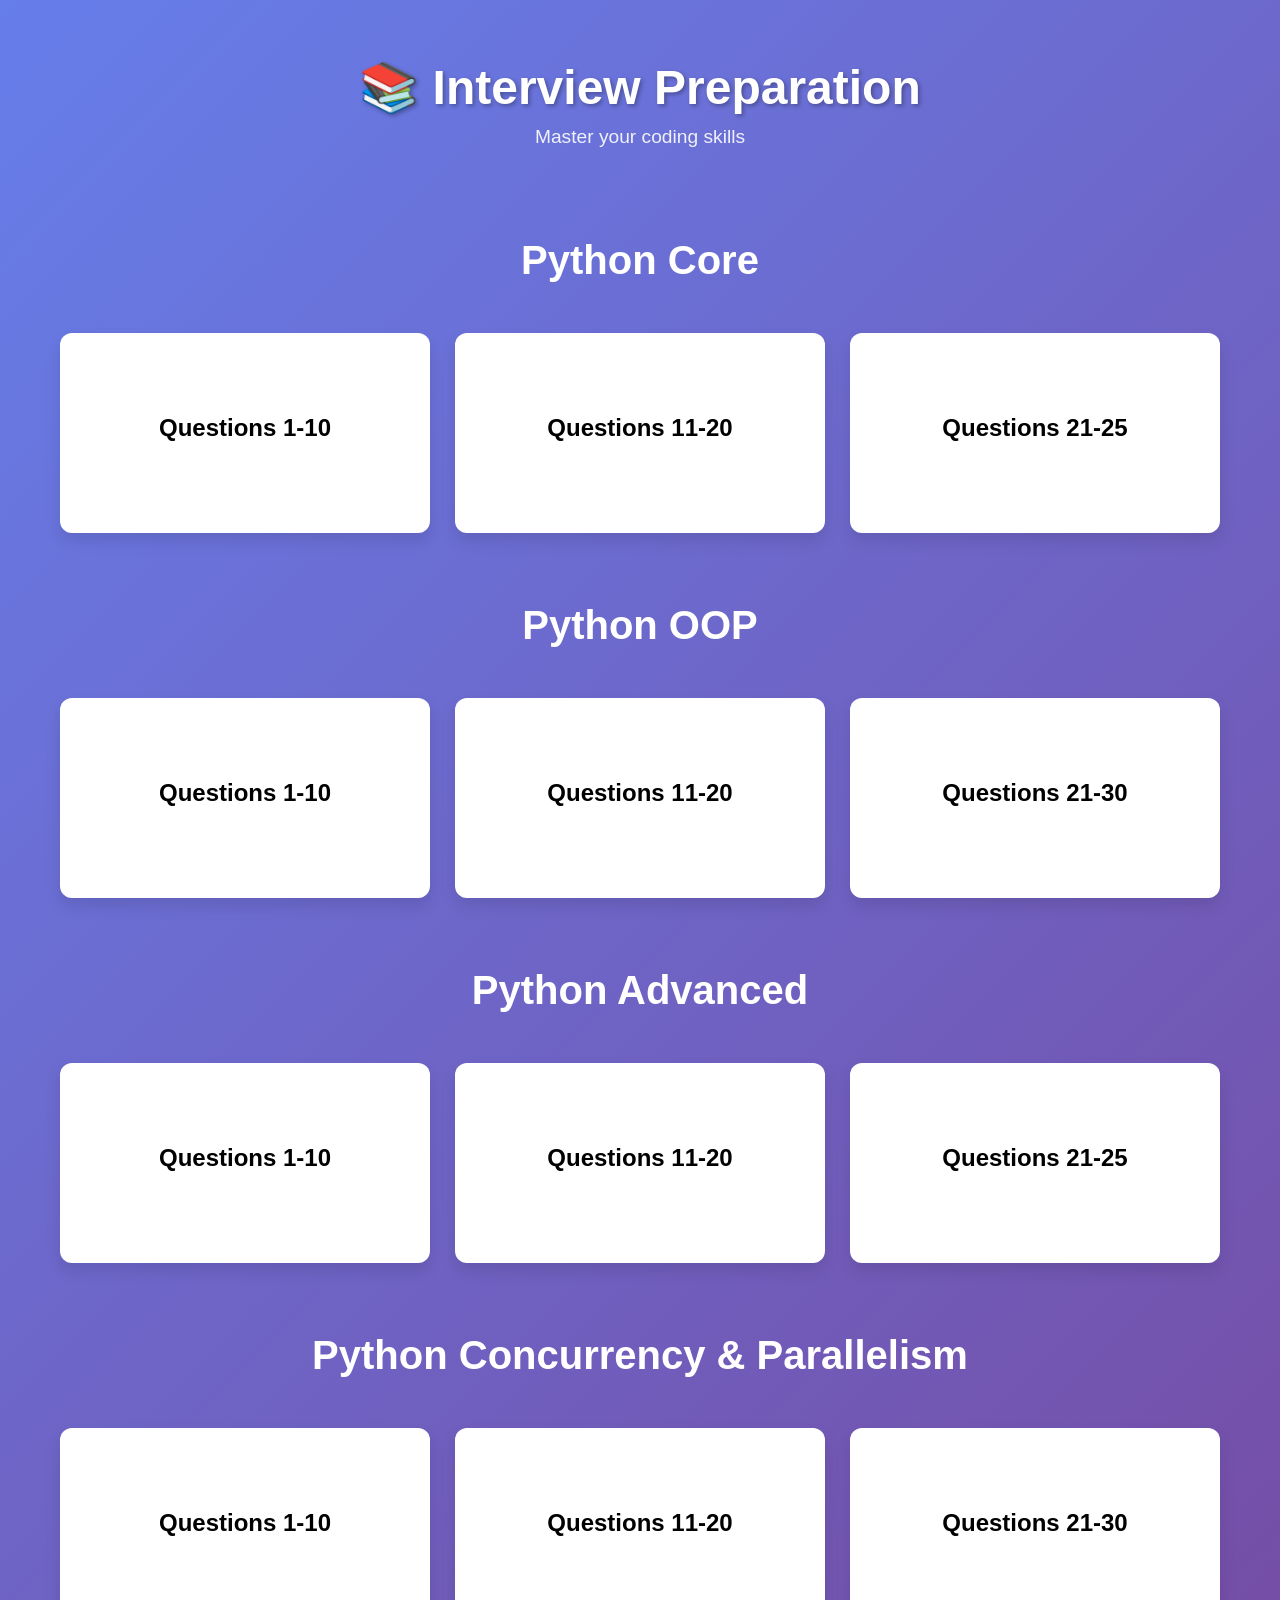
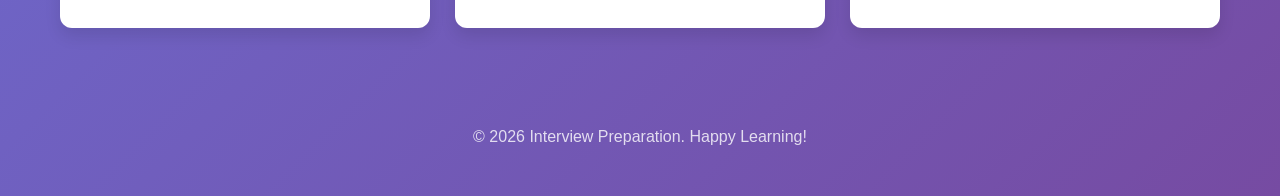
<file: index.html>
<!DOCTYPE html>
<html lang="en">
<head>
    <meta charset="UTF-8">
    <meta name="viewport" content="width=device-width, initial-scale=1.0">
    <title>Interview Preparation</title>
    <link rel="stylesheet" href="style.css">
</head>
<body>
    <div class="container">
        <header>
            <h1>📚 Interview Preparation</h1>
            <p class="subtitle">Master your coding skills</p>
        </header>

        <main>
            <section class="course-section">
                <h2>Python Core</h2>
                <div class="card-container">
                    <a href="pages/core/1_10.html" class="card">
                        <div class="card-content">
                            <h3>Questions 1-10</h3>
                        </div>
                    </a>
                    <a href="pages/core/11_20.html" class="card">
                        <div class="card-content">
                            <h3>Questions 11-20</h3>
                        </div>
                    </a>
                    <a href="pages/core/21_25.html" class="card">
                        <div class="card-content">
                            <h3>Questions 21-25</h3>
                        </div>
                    </a>
                </div>
            </section>

            <section class="course-section">
                <h2>Python OOP</h2>
                <div class="card-container">
                    <a href="pages/oop/1_10.html" class="card">
                        <div class="card-content">
                            <h3>Questions 1-10</h3>
                        </div>
                    </a>
                    <a href="pages/oop/11_20.html" class="card">
                        <div class="card-content">
                            <h3>Questions 11-20</h3>
                        </div>
                    </a>
                    <a href="pages/oop/21_30.html" class="card">
                        <div class="card-content">
                            <h3>Questions 21-30</h3>
                        </div>
                    </a>
                </div>
            </section>

            <section class="course-section">
                <h2>Python Advanced</h2>
                <div class="card-container">
                    <a href="pages/advanced/1_10.html" class="card">
                        <div class="card-content">
                            <h3>Questions 1-10</h3>
                        </div>
                    </a>
                    <a href="pages/advanced/11_20.html" class="card">
                        <div class="card-content">
                            <h3>Questions 11-20</h3>
                        </div>
                    </a>
                    <a href="pages/advanced/21_25.html" class="card">
                        <div class="card-content">
                            <h3>Questions 21-25</h3>
                        </div>
                    </a>
                </div>
            </section>

<!--            <section class="course-section">-->
<!--                <h2>Python Exception & Error Handling</h2>-->
<!--                <div class="card-container">-->

<!--                </div>-->
<!--            </section>-->

            <section class="course-section">
                <h2>Python Concurrency & Parallelism</h2>
                <div class="card-container">
                    <a href="pages/concurrency_and_parallelism/1_10.html" class="card">
                        <div class="card-content">
                            <h3>Questions 1-10</h3>
                        </div>
                    </a>
                    <a href="pages/concurrency_and_parallelism/11_20.html" class="card">
                        <div class="card-content">
                            <h3>Questions 11-20</h3>
                        </div>
                    </a>
                     <a href="pages/concurrency_and_parallelism/21_30.html" class="card">
                        <div class="card-content">
                            <h3>Questions 21-30</h3>
                        </div>
                    </a>
                </div>
            </section>
        </main>

        <footer>
            <p>&copy; 2026 Interview Preparation. Happy Learning!</p>
        </footer>
    </div>
</body>
</html>
</file>
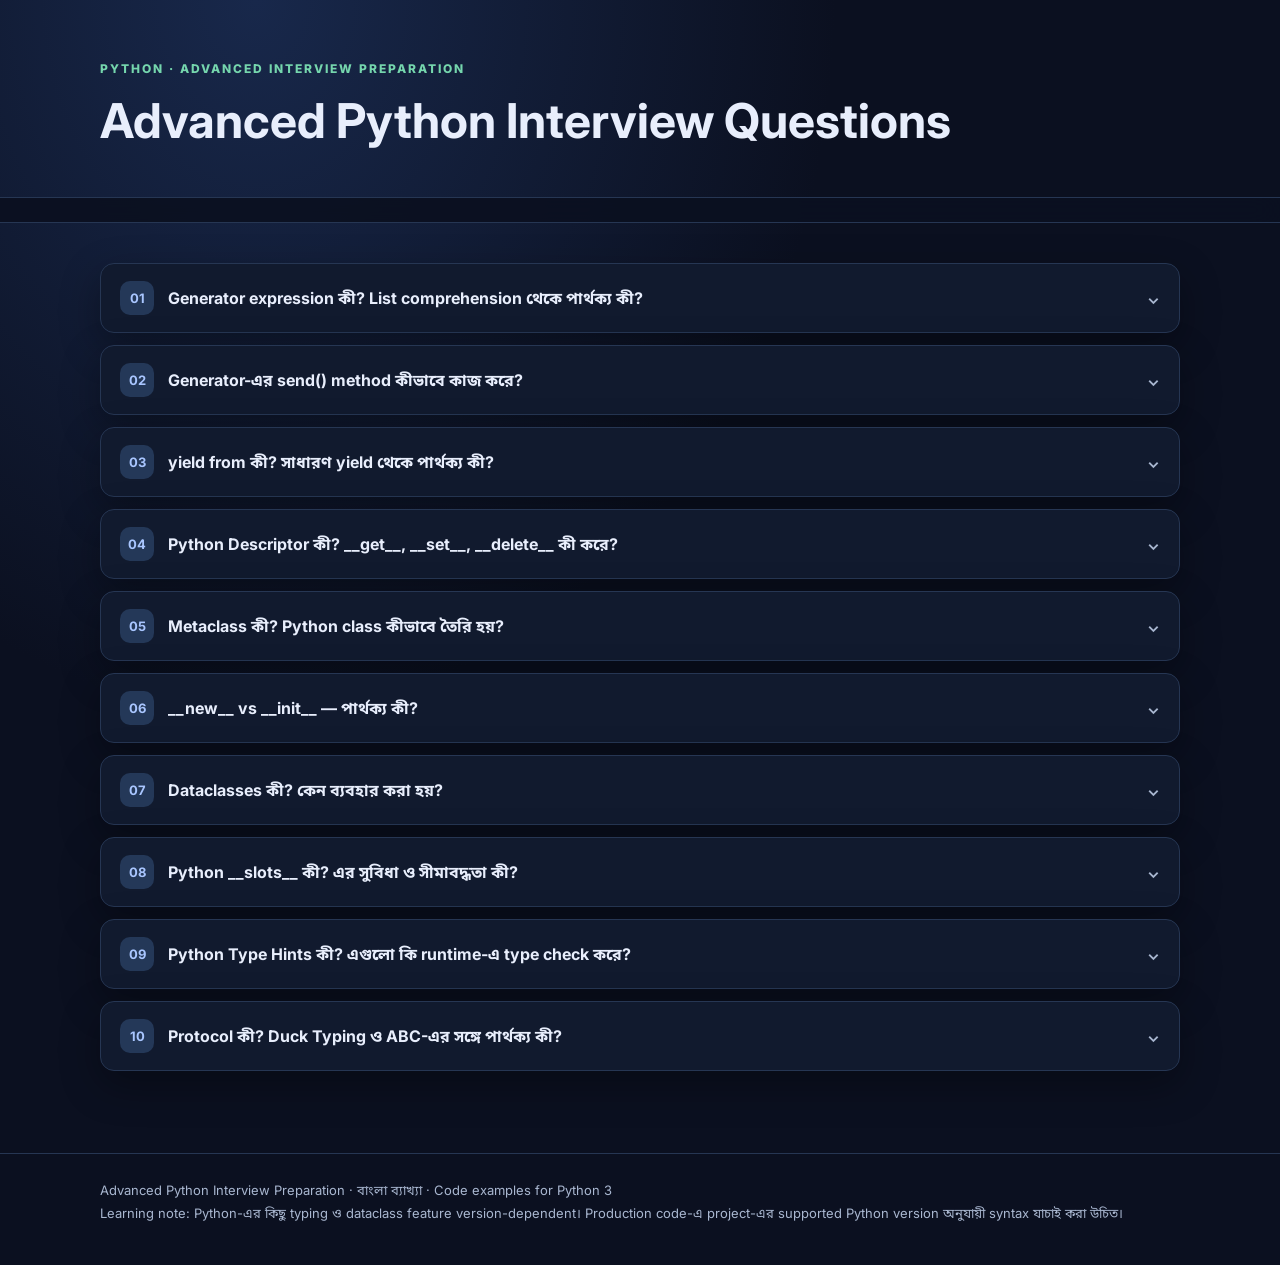
<file: pages/advanced/11_20.html>
<!DOCTYPE html>
<html lang="bn">
<head>
<meta charset="UTF-8">
<meta name="viewport" content="width=device-width, initial-scale=1.0">
<meta name="description" content="Python advanced interview questions in Bangla: generators, descriptors, metaclasses, dataclasses, slots, type hints and Protocol.">
<title>Advanced Python Interview Questions — বাংলা</title>
    <style>
        @import url('https://fonts.googleapis.com/css2?family=Fira+Code:wght@400;500;600&family=Noto+Sans+Bengali:wght@400;500;600;700;800&family=Inter:wght@400;500;600;700;800&display=swap');

        :root {
            --bg: #0b1020;
            --panel: #111a2e;
            --panel2: #16213a;
            --line: #263653;
            --text: #e8eefc;
            --muted: #a9b7d0;
            --accent: #80aaff;
            --green: #75d6ad;
            --yellow: #f4cb79;
            --code: #050914;
            --shadow: 0 14px 40px #0005
        }

        * {
            box-sizing: border-box
        }

        html {
            scroll-behavior: smooth
        }

        body {
            margin: 0;
            background: radial-gradient(ellipse at 20% 0%, #18284b 0, transparent 40%), var(--bg);
            color: var(--text);
            font-family: Inter, 'Noto Sans Bengali', sans-serif;
            line-height: 1.75
        }

        .wrap {
            width: min(1080px, 92%);
            margin: auto
        }

        .hero {
            padding: 58px 0 34px
        }

        .eyebrow {
            color: var(--green);
            font-size: 12px;
            font-weight: 800;
            letter-spacing: 2px;
            text-transform: uppercase
        }

        .hero h1 {
            font-size: clamp(28px, 5vw, 48px);
            line-height: 1.25;
            margin: 12px 0
        }

        .hero p {
            color: var(--muted);
            max-width: 780px;
            font-size: 16px
        }

        .stats {
            display: flex;
            gap: 12px;
            flex-wrap: wrap;
            margin-top: 22px
        }

        .stat {
            background: #ffffff0a;
            border: 1px solid var(--line);
            border-radius: 12px;
            padding: 9px 14px;
            color: var(--muted);
            font-size: 13px
        }

        .stat b {
            color: var(--text)
        }

        .toolbar {
            position: sticky;
            top: 0;
            z-index: 5;
            background: #0b1020eF;
            backdrop-filter: blur(14px);
            border-block: 1px solid var(--line);
            padding: 12px 0
        }

        .tools {
            display: flex;
            gap: 10px;
            align-items: center
        }

        .search {
            flex: 1;
            min-width: 0;
            background: var(--panel);
            border: 1px solid var(--line);
            border-radius: 10px;
            padding: 11px 14px;
            color: var(--text);
            font: inherit;
            outline: none
        }

        .search:focus {
            border-color: var(--accent)
        }

        button {
            cursor: pointer;
            border: 1px solid var(--line);
            border-radius: 9px;
            background: var(--panel2);
            color: var(--text);
            padding: 10px 13px;
            font: 600 13px Inter, sans-serif
        }

        button:hover {
            border-color: var(--accent);
            color: var(--accent)
        }

        main {
            padding: 28px 0 70px
        }

        .intro {
            background: linear-gradient(135deg, #142443, #111a2e);
            border: 1px solid var(--line);
            border-radius: 16px;
            padding: 20px 22px;
            margin-bottom: 22px
        }

        .intro strong {
            color: var(--green)
        }

        .section-title {
            font-size: 18px;
            margin: 28px 0 12px;
            color: #cbd9f4
        }

        .question {
            background: var(--panel);
            border: 1px solid var(--line);
            border-radius: 14px;
            margin: 12px 0;
            overflow: hidden;
            box-shadow: var(--shadow)
        }

        .question[open] {
            border-color: #47618e
        }

        .question summary {
            list-style: none;
            cursor: pointer;
            padding: 17px 19px;
            display: flex;
            gap: 14px;
            align-items: center;
            font-weight: 700;
            font-size: 16px
        }

        .question summary::-webkit-details-marker {
            display: none
        }

        .num {
            flex: 0 0 34px;
            height: 34px;
            border-radius: 10px;
            background: #243858;
            color: #a9c6ff;
            display: grid;
            place-items: center;
            font-size: 13px
        }

        .qtext {
            flex: 1
        }

        .chev {
            color: var(--muted);
            transition: transform .2s
        }

        .question[open] .chev {
            transform: rotate(180deg)
        }

        .answer {
            padding: 0 20px 22px 67px;
            color: #d7e0f2
        }

        .answer h3 {
            font-size: 16px;
            color: #9fc0ff;
            margin: 21px 0 7px
        }

        .answer h4 {
            font-size: 14px;
            color: var(--green);
            margin: 16px 0 6px
        }

        .answer p {
            margin: 7px 0
        }

        .answer ul {
            padding-left: 22px;
            margin: 7px 0
        }

        .answer li {
            margin: 5px 0
        }

        .answer code:not(pre code) {
            font-family: 'Fira Code', monospace;
            color: #ffd58b;
            background: #263149;
            padding: 2px 5px;
            border-radius: 5px;
            font-size: .9em
        }

        .code-label {
            font: 700 11px Inter, sans-serif;
            color: #8da4c9;
            letter-spacing: 1px;
            text-transform: uppercase;
            margin: 13px 0 0
        }

        .codebox {
            position: relative;
            background: var(--code);
            border: 1px solid #25334d;
            border-radius: 10px;
            margin: 7px 0 13px;
            overflow: hidden
        }

        .codebox pre {
            margin: 0;
            padding: 17px;
            overflow-x: auto;
            color: #d8e5ff;
            font: 13px/1.7 'Fira Code', monospace;
            tab-size: 4
        }

        .copy {
            position: absolute;
            top: 8px;
            right: 8px;
            background: #17233a;
            border-color: #334766;
            font-size: 11px;
            padding: 6px 9px
        }

        .tip {
            border-left: 3px solid var(--yellow);
            background: #f4cb7910;
            padding: 10px 13px;
            border-radius: 0 8px 8px 0;
            margin: 13px 0;
            color: #e9d8b5
        }

        .good {
            border-left: 3px solid var(--green);
            background: #75d6ad10;
            padding: 10px 13px;
            border-radius: 0 8px 8px 0;
            margin: 13px 0
        }

        .compare {
            width: 100%;
            border-collapse: collapse;
            margin: 12px 0;
            font-size: 14px
        }

        .compare th, .compare td {
            border: 1px solid var(--line);
            padding: 9px;
            text-align: left;
            vertical-align: top
        }

        .compare th {
            background: #1b2a46;
            color: #bcd0f5
        }

        .footer {
            border-top: 1px solid var(--line);
            padding: 25px 0 40px;
            color: var(--muted);
            font-size: 13px
        }

        .hidden {
            display: none !important
        }

        @media (max-width: 650px) {
            .hero {
                padding-top: 38px
            }

            .tools {
                flex-wrap: wrap
            }

            .search {
                flex-basis: 100%
            }

            .answer {
                padding: 0 15px 18px
            }

            .question summary {
                padding: 14px
            }

            .answer h3 {
                margin-top: 17px
            }

            .compare {
                font-size: 12px
            }

            .compare th, .compare td {
                padding: 6px
            }
        }
    </style>
</head>
<body>
<header class="hero wrap">
 <div class="eyebrow">Python · Advanced Interview Preparation</div>
 <h1>Advanced Python Interview Questions</h1>
</header>
<div class="toolbar"><div class="wrap tools">
</div></div>
<main class="wrap">
 <div id="questions">
 <details class="question"><summary><span class="num">01</span><span class="qtext">Generator expression কী? List comprehension থেকে পার্থক্য কী?</span><span class="chev">⌄</span></summary><div class="answer">
 <h3>Concept</h3><p><code>Generator expression</code> হলো এমন expression, যা একবারে পুরো collection তৈরি না করে প্রয়োজন অনুযায়ী একটির পর একটি value produce করে। Syntax দেখতে List comprehension-এর মতো, তবে square bracket <code>[]</code>-এর বদলে parentheses <code>()</code> ব্যবহার হয়। এর Result হলো generator iterator।</p>
 <div class="code-label">Python example</div><div class="codebox"><button class="copy">Copy</button><pre><code>numbers = (x * x for x in range(5))

print(numbers)       # generator object
print(next(numbers)) # 0
print(next(numbers)) # 1

for value in numbers:
    print(value)     # 4, 9, 16</code></pre></div>
 <h3>কেন প্রয়োজন?</h3><p>বড় dataset নিয়ে কাজ করার সময় সব value একসাথে memory-তে তৈরি করা ব্যয়বহুল হতে পারে। Generator expression lazy evaluation ব্যবহার করে: iteration-এ যখন পরের value দরকার হয়, তখন সেটি calculate করে। ফলে peak memory usage কমতে পারে।</p>
 <h3>Internal working</h3><ul><li>Expression evaluate করলে generator object তৈরি হয়; তখন সব item calculate হয় না।</li><li><code>next()</code> বা <code>for</code> loop পরের item চাইলে generator execution চালু বা resume হয়।</li><li>প্রতিটি item yield করার পর execution state সংরক্ষিত থাকে।</li><li>সব item শেষ হলে <code>StopIteration</code> দিয়ে iteration শেষ হয়।</li></ul>
 <div class="code-label">List comprehension বনাম generator expression</div><div class="codebox"><button class="copy">Copy</button><pre><code># List comprehension: সব value তৈরি করে list-এ রাখে
squares_list = [x * x for x in range(1_000_000)]

# Generator expression: প্রয়োজনমতো value তৈরি করে
squares_gen = (x * x for x in range(1_000_000))</code></pre></div>
 <table class="compare"><tr><th>বিষয়</th><th>List comprehension</th><th>Generator expression</th></tr><tr><td>Result type</td><td>list</td><td>generator iterator</td></tr><tr><td>Evaluation</td><td>Eager</td><td>Lazy</td></tr><tr><td>Memory</td><td>সব item ধরে রাখে</td><td>সাধারণত একবারে একটি item</td></tr><tr><td>Reuse</td><td>বারবার iterate করা যায়</td><td>একবার শেষ হলে exhausted</td></tr><tr><td>Indexing</td><td><code>items[0]</code> সম্ভব</td><td>সরাসরি indexing সম্ভব নয়</td></tr></table>
 <div class="tip"><b>Common confusion:</b> Generator expression নিজে সবসময় দ্রুততর নয়। ছোট collection-এ list comprehension বেশি সুবিধাজনকও হতে পারে। Generator-এর বড় সুবিধা হলো lazy processing ও কম memory requirement; repeated iteration বা random access দরকার হলে list উপযুক্ত।</div>
 <div class="good"><b>Interview answer:</b> Generator expression হলো lazy iterator তৈরির compact syntax। এটি একসাথে সব item materialize না করে demand অনুযায়ী value produce করে, তাই বড় বা streaming dataset-এ memory-efficient processing সম্ভব হয়।</div>
 </div></details>

 <details class="question"><summary><span class="num">02</span><span class="qtext">Generator-এর send() method কীভাবে কাজ করে?</span><span class="chev">⌄</span></summary><div class="answer">
 <h3>Concept</h3><p>Generator-এর <code>send(value)</code> method generator-কে resume করার পাশাপাশি suspended <code>yield</code> expression-এর Result হিসেবে একটি value পাঠায়। অর্থাৎ <code>next()</code> মূলত generator-কে পরের yield পর্যন্ত চালায়, আর <code>send(value)</code> value-টিও generator-এর ভিতরে পাঠাতে পারে।</p>
 <h3>Basic example</h3><div class="code-label">Python example</div><div class="codebox"><button class="copy">Copy</button><pre><code>def receiver():
    received = yield "Ready"
    print("Received:", received)
    yield "Done"

gen = receiver()

print(next(gen))       # Ready
print(gen.send("Hello"))  # Received: Hello, then Done</code></pre></div>
 <h3>এখানে execution কীভাবে হলো?</h3><ul><li><code>gen = receiver()</code> generator object তৈরি করে; function body তখনও execute হয় না।</li><li><code>next(gen)</code> function চালিয়ে <code>yield "Ready"</code>-তে pause করে।</li><li><code>gen.send("Hello")</code> generator resume করে এবং suspended <code>yield</code> expression-এর value হিসেবে <code>"Hello"</code> বসায়।</li><li>তাই <code>received</code>-এর value হয় <code>"Hello"</code>; এরপর পরের <code>yield "Done"</code> থেকে control ফেরত আসে।</li></ul>
 <h3>কেন প্রথমে next() লাগে?</h3><p>নতুন generator এখনো কোনো <code>yield</code> point-এ pause করেনি। তাই প্রথমবার non-<code>None</code> value দিয়ে <code>send()</code> করা যায় না। আগে <code>next(gen)</code> অথবা <code>gen.send(None)</code> দিয়ে generator-কে প্রথম <code>yield</code> পর্যন্ত চালু করতে হয়।</p>
 <div class="code-label">সঠিক sequence</div><div class="codebox"><button class="copy">Copy</button><pre><code>gen = receiver()
first = next(gen)          # অথবা gen.send(None)
second = gen.send("Data")</code></pre></div>
 <h3>Real-world use</h3><p>Coroutine-style workflow-এ generator-এর ভিতরে data পাঠাতে <code>send()</code> ব্যবহার করা যায়। তবে modern asynchronous programming-এ সাধারণত <code>async</code>/<code>await</code> বেশি ব্যবহৃত হয়।</p>
 <div class="tip"><b>Common confusion:</b> <code>send()</code> generator থেকে value বের করার method মাত্র নয়; এটি generator-এর ভিতরেও value পাঠায়। <code>yield</code> expression-এর value হলো পরবর্তী <code>send(value)</code>-এর পাঠানো value।</div>
 <div class="good"><b>Interview answer:</b> <code>send(value)</code> একটি generator-কে resume করে এবং suspended <code>yield</code> expression-এ value inject করে। নতুন generator-এ non-None value পাঠানোর আগে সেটিকে প্রথম yield পর্যন্ত advance করতে হয়।</div>
 </div></details>

 <details class="question"><summary><span class="num">03</span><span class="qtext">yield from কী? সাধারণ yield থেকে পার্থক্য কী?</span><span class="chev">⌄</span></summary><div class="answer">
 <h3>Concept</h3><p><code>yield from iterable</code> একটি sub-iterator বা iterable-এর item-গুলোকে current generator থেকে সরাসরি delegate করে। এটি nested generator-এর value একে একে forward করার concise উপায়।</p>
 <div class="code-label">সাধারণ yield দিয়ে</div><div class="codebox"><button class="copy">Copy</button><pre><code>def combined():
    for item in [1, 2, 3]:
        yield item
    for item in [4, 5]:
        yield item</code></pre></div>
 <div class="code-label">yield from দিয়ে</div><div class="codebox"><button class="copy">Copy</button><pre><code>def combined():
    yield from [1, 2, 3]
    yield from [4, 5]

print(list(combined()))  # [1, 2, 3, 4, 5]</code></pre></div>
 <h3>Internal working</h3><p><code>yield from sub_iterable</code> শুধু syntactic shortcut নয়। এটি sub-iterator-এর সঙ্গে delegation protocol পরিচালনা করে। Sub-iterator-এর item caller-এর কাছে yield হয়; উপযুক্ত ক্ষেত্রে caller-এর <code>send()</code>, <code>throw()</code> এবং generator close করার প্রভাবও delegate-এর কাছে forward হয়। Sub-generator return করলে তার return value <code>yield from</code> expression-এর value হয়।</p>
 <div class="code-label">Sub-generator-এর return value</div><div class="codebox"><button class="copy">Copy</button><pre><code>def child():
    yield 10
    yield 20
    return "child finished"

def parent():
    result = yield from child()
    print(result)  # child finished
    yield 30

print(list(parent()))  # [10, 20, 30]</code></pre></div>
 <h3>yield বনাম yield from</h3><table class="compare"><tr><th><code>yield item</code></th><th><code>yield from iterable</code></th></tr><tr><td>একটি object yield করে।</td><td>Iterable-এর item-গুলো delegate করে।</td></tr><tr><td>Nested generator হলে সেটি একটি yielded value হতে পারে।</td><td>Nested generator-এর output stream forward করে।</td></tr><tr><td>Delegation নিজে manually লিখতে হয়।</td><td>Delegation protocol handle করে।</td></tr></table>
 <div class="tip"><b>Common confusion:</b> <code>yield from [1, 2, 3]</code> list-টিকে একবারে yield করে না; list-এর item-গুলো একে একে yield করে। কিন্তু <code>yield [1, 2, 3]</code> পুরো list-টিকে একটি value হিসেবে yield করে।</div>
 <div class="good"><b>Interview answer:</b> <code>yield from</code> sub-iterator-এর কাছে iteration control delegate করে। এটি nested generator composition সহজ করে এবং send/throw/close delegation ও sub-generator-এর return value handle করতে পারে।</div>
 </div></details>

 <details class="question"><summary><span class="num">04</span><span class="qtext">Python Descriptor কী? __get__, __set__, __delete__ কী করে?</span><span class="chev">⌄</span></summary><div class="answer">
 <h3>Concept</h3><p>Descriptor হলো এমন object, যার type-এ নিচের এক বা একাধিক special method define করা থাকে: <code>__get__()</code>, <code>__set__()</code>, <code>__delete__()</code>। কোনো class-এর attribute হিসেবে descriptor instance ব্যবহার করলে attribute access, assignment বা deletion-এর behavior customize করা যায়।</p>
 <h3>Descriptor methods</h3><ul><li><code>__get__(self, instance, owner)</code>: attribute read হলে call হয়। Class থেকে access করলে <code>instance</code> সাধারণত <code>None</code> থাকে।</li><li><code>__set__(self, instance, value)</code>: attribute-এ value assign হলে call হয়।</li><li><code>__delete__(self, instance)</code>: attribute delete হলে call হয়।</li></ul>
 <h3>একটি validation descriptor</h3><div class="code-label">Python example</div><div class="codebox"><button class="copy">Copy</button><pre><code>class PositiveNumber:
    def __set_name__(self, owner, name):
        self.name = name

    def __get__(self, instance, owner):
        if instance is None:
            return self
        return instance.__dict__[self.name]

    def __set__(self, instance, value):
        if value <= 0:
            raise ValueError("Value must be positive")
        instance.__dict__[self.name] = value


class Product:
    price = PositiveNumber()

p = Product()
p.price = 100
print(p.price)  # 100
# p.price = -5   # ValueError</code></pre></div>
 <h3>এই code-এর flow</h3><ul><li>Class তৈরির সময় Python descriptor-এর <code>__set_name__</code> call করে attribute name জানায়।</li><li><code>p.price = 100</code> হলে descriptor-এর <code>__set__</code> call হয়; validation শেষে instance dictionary-তে value রাখা হয়।</li><li><code>p.price</code> read করলে <code>__get__</code> call হয়ে stored value ফেরত আসে।</li></ul>
 <h3>Data descriptor বনাম Non-data descriptor</h3><p><code>__set__</code> অথবা <code>__delete__</code> থাকা descriptor হলো data descriptor। শুধু <code>__get__</code> থাকলে সেটি non-data descriptor। সাধারণ instance attribute lookup-এ data descriptor instance-এর একই নামের entry-র চেয়ে অগ্রাধিকার পায়; non-data descriptor-এর ক্ষেত্রে instance dictionary entry অগ্রাধিকার পেতে পারে।</p>
 <h3>Python-এর কোথায় ব্যবহৃত?</h3><p><code>property</code>, bound methods, <code>classmethod</code> এবং <code>staticmethod</code> descriptor protocol-এর উপর ভিত্তি করে কাজ করে। Django ORM-এর model fields-ও descriptor behavior ব্যবহার করে model attribute access পরিচালনা করে।</p>
 <div class="tip"><b>Common confusion:</b> Descriptor নিজে decorator নয়। এটি protocol implement করা object। <code>property</code> descriptor-এর একটি built-in ব্যবহার।</div>
 <div class="good"><b>Interview answer:</b> Descriptor protocol Python-এর attribute access customize করার mechanism। <code>__get__</code>, <code>__set__</code>, <code>__delete__</code> implement করে reusable validation, computed attributes এবং framework-level field behavior তৈরি করা যায়।</div>
 </div></details>

 <details class="question"><summary><span class="num">05</span><span class="qtext">Metaclass কী? Python class কীভাবে তৈরি হয়?</span><span class="chev">⌄</span></summary><div class="answer">
 <h3>Concept</h3><p>Metaclass হলো class তৈরির class। সাধারণ object-এর type যেমন তার class, তেমনি সাধারণ class object-এর type হলো metaclass। Python-এ default metaclass হলো <code>type</code>।</p>
 <div class="code-label">Class এবং type relationship</div><div class="codebox"><button class="copy">Copy</button><pre><code>class User:
    pass

user = User()

print(type(user))  # &lt;class '__main__.User'&gt;
print(type(User))  # &lt;class 'type'&gt;</code></pre></div>
 <h3>Class creation-এর ধারণা</h3><p><code>class User:</code> statement execute হলে Python class body execute করে namespace তৈরি করে; তারপর metaclass সেই namespace ব্যবহার করে class object তৈরি করে। সাধারণ ক্ষেত্রে metaclass হলো <code>type</code>। Class body execution-এর আগে base class ও metaclass selection-সহ আরও কিছু preparation step হয়।</p>
 <h3>Custom metaclass example</h3><div class="code-label">Python example</div><div class="codebox"><button class="copy">Copy</button><pre><code>class RequireTableName(type):
    def __new__(mcls, name, bases, namespace):
        if name != "BaseModel" and "table_name" not in namespace:
            raise TypeError("table_name is required")

        return super().__new__(mcls, name, bases, namespace)


class BaseModel(metaclass=RequireTableName):
    pass


class User(BaseModel):
    table_name = "users"


# class Product(BaseModel):
#     pass  # TypeError: table_name is required</code></pre></div>
 <h3>__new__-এর arguments কী?</h3><ul><li><code>mcls</code>: যে metaclass class তৈরি করছে।</li><li><code>name</code>: তৈরি হতে থাকা class-এর নাম।</li><li><code>bases</code>: parent/base class-এর tuple।</li><li><code>namespace</code>: class body থেকে পাওয়া attribute ও method-এর mapping।</li></ul>
 <h3>কখন ব্যবহার করা উচিত?</h3><p>যখন class definition-এর সময় central rule enforce, automatic registration, class attribute validation বা API generation দরকার হয়, তখন metaclass কাজে আসতে পারে। তবে সাধারণত class decorator, <code>__init_subclass__</code> বা composition দিয়ে কাজটি সহজে করা গেলে metaclass এড়িয়ে যাওয়া ভালো।</p>
 <div class="tip"><b>Common confusion:</b> Metaclass object তৈরি করে না; এটি class object তৈরি করে। Metaclass দিয়ে তৈরি class থেকে পরে ordinary instance তৈরি হয়।</div>
 <div class="good"><b>Interview answer:</b> Metaclass হলো class-এর type এবং class creation customize করার mechanism। Python-এর default metaclass <code>type</code>; custom metaclass দিয়ে class তৈরি হওয়ার সময় validation বা registration করা যায়।</div>
 </div></details>

 <details class="question"><summary><span class="num">06</span><span class="qtext">__new__ vs __init__ — পার্থক্য কী?</span><span class="chev">⌄</span></summary><div class="answer">
 <h3>Concept</h3><p><code>__new__</code> instance তৈরি করে এবং instance return করে। <code>__init__</code> তৈরি হওয়া instance initialize করে; এটি নতুন instance return করে না। তাই <code>__new__</code> হলো object creation stage, আর <code>__init__</code> হলো initialization stage।</p>
 <h3>Execution order</h3><div class="code-label">Python example</div><div class="codebox"><button class="copy">Copy</button><pre><code>class Person:
    def __new__(cls, name):
        print("__new__: creating instance")
        instance = super().__new__(cls)
        return instance

    def __init__(self, name):
        print("__init__: initializing instance")
        self.name = name


person = Person("Anik")</code></pre></div>
 <p>Output:</p><div class="codebox"><pre><code>__new__: creating instance
__init__: initializing instance</code></pre></div>
 <h3>Internal working</h3><ul><li><code>Person("Anik")</code> call হলে metaclass <code>type.__call__</code> সাধারণ object instantiation flow পরিচালনা করে।</li><li>প্রথমে <code>Person.__new__</code> call হয়। এটি <code>Person</code> instance return করলে সেই instance-এ <code>__init__</code> call হয়।</li><li><code>__new__</code> যদি <code>Person</code>-এর instance return না করে, তাহলে সাধারণত <code>__init__</code> call হয় না।</li><li><code>__init__</code> অবশ্যই <code>None</code> return করবে; অন্য কিছু return করলে <code>TypeError</code> হয়।</li></ul>
 <h3>কখন __new__ override করা হয়?</h3><p>Immutable type subclass করার সময় value তৈরির পর্যায়ে control দরকার হতে পারে। এছাড়া singleton-like object creation বা specialized object construction-এও ব্যবহার হতে পারে, যদিও singleton pattern-এর জন্য এটি সবসময় সেরা design নয়।</p>
 <div class="code-label">Immutable type subclass example</div><div class="codebox"><button class="copy">Copy</button><pre><code>class UppercaseString(str):
    def __new__(cls, value):
        return super().__new__(cls, value.upper())

name = UppercaseString("anik")
print(name)  # ANIK</code></pre></div>
 <table class="compare"><tr><th><code>__new__</code></th><th><code>__init__</code></th></tr><tr><td>Instance তৈরি করে।</td><td>তৈরি instance initialize করে।</td></tr><tr><td>একটি instance return করে।</td><td>কোনো value return করে না; implicit return <code>None</code>।</td></tr><tr><td>Static method-এর মতো class-level creation hook।</td><td>Instance method; <code>self</code> পায়।</td></tr><tr><td>Immutable subclassing-এ গুরুত্বপূর্ণ।</td><td>Mutable state assign করতে বেশি ব্যবহৃত।</td></tr></table>
 <div class="tip"><b>Common confusion:</b> <code>__init__</code> object তৈরি করে না। Object তৈরির দায়িত্ব <code>__new__</code>-এর। অধিকাংশ application code-এ <code>__init__</code> override করাই যথেষ্ট।</div>
 <div class="good"><b>Interview answer:</b> <code>__new__</code> class-এর instance allocate/create করে এবং instance return করে; <code>__init__</code> সেই instance initialize করে। Python সাধারণত <code>__new__</code> থেকে একই class-এর instance ফেরত এলে <code>__init__</code> চালায়।</div>
 </div></details>

 <details class="question"><summary><span class="num">07</span><span class="qtext">Dataclasses কী? কেন ব্যবহার করা হয়?</span><span class="chev">⌄</span></summary><div class="answer">
 <h3>Concept</h3><p><code>dataclasses</code> হলো Python standard library-এর module, যা মূলত data রাখার class-এর জন্য boilerplate method automatic generate করে। <code>@dataclass</code> decorator field declaration দেখে সাধারণত <code>__init__</code>, <code>__repr__</code> এবং <code>__eq__</code> তৈরি করে।</p>
 <div class="code-label">Without dataclass</div><div class="codebox"><button class="copy">Copy</button><pre><code>class Product:
    def __init__(self, name, price):
        self.name = name
        self.price = price</code></pre></div>
 <div class="code-label">With dataclass</div><div class="codebox"><button class="copy">Copy</button><pre><code>from dataclasses import dataclass

@dataclass
class Product:
    name: str
    price: float

p1 = Product("Keyboard", 1200.0)
p2 = Product("Keyboard", 1200.0)

print(p1)        # Product(name='Keyboard', price=1200.0)
print(p1 == p2)  # True</code></pre></div>
 <h3>Field default এবং mutable default</h3><p>একই mutable object একাধিক instance-এর মধ্যে share হয়ে যাওয়ার ঝুঁকি এড়াতে <code>default_factory</code> ব্যবহার করা হয়।</p>
 <div class="code-label">Correct mutable default</div><div class="codebox"><button class="copy">Copy</button><pre><code>from dataclasses import dataclass, field

@dataclass
class Team:
    name: str
    members: list[str] = field(default_factory=list)

a = Team("A")
b = Team("B")
a.members.append("Rafi")

print(a.members)  # ['Rafi']
print(b.members)  # []</code></pre></div>
 <h3>গুরুত্বপূর্ণ options</h3><ul><li><code>frozen=True</code>: field assignment বন্ধ করে; shallow immutability, nested mutable object নিজে থেকে immutable হয় না।</li><li><code>order=True</code>: field order অনুযায়ী comparison methods generate করে।</li><li><code>slots=True</code>: slots-enabled class তৈরি করে; Python 3.10+ এ সমর্থিত।</li><li><code>kw_only=True</code>: generated initializer-এর field-গুলো keyword-only করে।</li><li><code>field(repr=False)</code>: repr output-এ field বাদ দেয়।</li></ul>
 <h3>Dataclass বনাম Pydantic model</h3><p>Dataclass মূলত Python object data structure এবং generated methods-এর সুবিধা দেয়; সাধারণ dataclass runtime-এ type annotation validate করে না। Pydantic model parsing ও runtime validation-এর জন্য তৈরি।</p>
 <div class="tip"><b>Common confusion:</b> <code>name: str</code> লেখা মানেই runtime-এ string ছাড়া অন্য value assign আটকাবে না। Dataclass annotation নিজে runtime type enforcement করে না।</div>
 <div class="good"><b>Interview answer:</b> Dataclass data-centric class-এর boilerplate কমায়। Field annotation থেকে initializer, representation এবং equality-এর মতো method generate করে। Mutable default-এর জন্য <code>field(default_factory=...)</code> ব্যবহার করা উচিত।</div>
 </div></details>

 <details class="question"><summary><span class="num">08</span><span class="qtext">Python __slots__ কী? এর সুবিধা ও সীমাবদ্ধতা কী?</span><span class="chev">⌄</span></summary><div class="answer">
 <h3>Concept</h3><p><code>__slots__</code> class-level declaration, যা instance-এর জন্য নির্দিষ্ট attribute storage slot নির্ধারণ করে। সাধারণ class instance-এর <code>__dict__</code> থাকে; <code>__slots__</code> ব্যবহার করলে সাধারণত instance dictionary তৈরি হয় না, যদি না inheritance বা explicit declaration-এর কারণে তা থাকে।</p>
 <div class="code-label">Example</div><div class="codebox"><button class="copy">Copy</button><pre><code>class Point:
    __slots__ = ("x", "y")

    def __init__(self, x, y):
        self.x = x
        self.y = y

point = Point(10, 20)
print(point.x)  # 10

# point.z = 30  # AttributeError
# print(point.__dict__)  # AttributeError</code></pre></div>
 <h3>কেন ব্যবহার করা হয়?</h3><ul><li>প্রতি instance-এর dynamic attribute dictionary বাদ দিতে পারে।</li><li>অনেক instance তৈরি হলে memory usage কমাতে পারে।</li><li>অনুমোদিত attribute সীমিত করে accidental extra attribute assignment আটকায়।</li></ul>
 <h3>গুরুত্বপূর্ণ সীমাবদ্ধতা</h3><ul><li>নতুন arbitrary attribute assign করা যায় না।</li><li>Parent class-এর slots এবং child class-এর slots inheritance-এ সঠিকভাবে বিবেচনা করতে হয়।</li><li>Parent class-এর <code>__dict__</code> থাকলে child-এ slots দিলেও inherited dictionary থাকতে পারে।</li><li><code>__weakref__</code> slot না থাকলে weak reference সমর্থিত নাও হতে পারে।</li><li>একাধিক inheritance-এ slot layout conflict হতে পারে।</li></ul>
 <h3>Slots মানেই সবসময় দ্রুত?</h3><p>না। কিছু workload-এ memory কমে, attribute access-এও সুবিধা হতে পারে; কিন্তু performance gain ধরে নেওয়া ঠিক নয়। বাস্তব workload-এ benchmark করা উচিত।</p>
 <div class="tip"><b>Common confusion:</b> <code>__slots__</code> object-কে সম্পূর্ণ immutable করে না। Declared slot-এর value পরিবর্তন করা যায়; শুধু arbitrary নতুন attribute যোগ করা সীমিত হয়।</div>
 <div class="good"><b>Interview answer:</b> <code>__slots__</code> নির্দিষ্ট instance attribute storage declare করে এবং সাধারণত per-instance <code>__dict__</code> বাদ দেয়। এটি অনেক instance-এর memory footprint কমাতে পারে, তবে dynamic attributes ও কিছু inheritance pattern সীমিত করে।</div>
 </div></details>

 <details class="question"><summary><span class="num">09</span><span class="qtext">Python Type Hints কী? এগুলো কি runtime-এ type check করে?</span><span class="chev">⌄</span></summary><div class="answer">
 <h3>Concept</h3><p>Type hints হলো variable, function parameter এবং return value-এর expected type প্রকাশ করার annotation। এগুলো code readability, IDE autocomplete, static analysis এবং refactoring-এ সাহায্য করে।</p>
 <div class="code-label">Basic example</div><div class="codebox"><button class="copy">Copy</button><pre><code>def calculate_total(price: float, quantity: int) -> float:
    return price * quantity

username: str = "Anik"</code></pre></div>
 <h3>Runtime behavior</h3><p>Python সাধারণভাবে type hints enforce করে না। অর্থাৎ function-এ ভুল type পাঠালেই Python স্বয়ংক্রিয়ভাবে <code>TypeError</code> দেবে—এমন নয়। Type checker যেমন mypy বা Pyright static analysis করে সম্ভাব্য mismatch ধরতে পারে। Runtime validation প্রয়োজন হলে আলাদা validation logic বা Pydantic-এর মতো library ব্যবহার করা যায়।</p>
 <div class="code-label">Type hint enforcement নয়</div><div class="codebox"><button class="copy">Copy</button><pre><code>def greet(name: str) -> str:
    return "Hello " + name

print(greet(123))  # Runtime-এ TypeError হবে concatenation-এর কারণে,
                   # type hint enforce করার কারণে নয়</code></pre></div>
 <h3>Common typing forms</h3><div class="codebox"><button class="copy">Copy</button><pre><code>from typing import Optional

def find_user(user_id: int) -> str | None:
    ...

def average(values: list[float]) -> float:
    ...

def get_config() -> dict[str, str]:
    ...

def process(value: int | str) -> None:
    ...</code></pre></div>
 <p>Python 3.10+ এ <code>A | B</code> union syntax ব্যবহার করা যায়। পুরোনো version support করতে <code>Union[A, B]</code> লাগতে পারে। <code>Optional[T]</code> অর্থ <code>T | None</code>।</p>
 <h3>Any বনাম object</h3><ul><li><code>Any</code> static type checker-কে অনেক ক্ষেত্রে type checking এড়িয়ে যেতে বলে; এটি type safety কমিয়ে দিতে পারে।</li><li><code>object</code> হলো Python-এর সব object-এর base type। এর উপর operation করার আগে type narrow বা validate করতে হয়।</li></ul>
 <h3>Type hints কোথায় দেখা যায়?</h3><p><code>__annotations__</code> attribute-এ annotation রাখা হতে পারে; function-এর জন্য <code>function.__annotations__</code> দিয়ে দেখা যায়। Annotation evaluation-এর নিয়ম Python version ও <code>from __future__ import annotations</code>-এর উপর নির্ভর করতে পারে।</p>
 <div class="tip"><b>Common confusion:</b> Type hints runtime validation নয়। Static checker, IDE এবং developer tooling এগুলো ব্যবহার করে; runtime enforcement আলাদা concern।</div>
 <div class="good"><b>Interview answer:</b> Type hints expected types document করে এবং mypy/Pyright-এর মতো static type checker-কে সম্ভাব্য bug ধরতে সাহায্য করে। Python নিজে সাধারণত annotation enforce করে না।</div>
 </div></details>

 <details class="question"><summary><span class="num">10</span><span class="qtext">Protocol কী? Duck Typing ও ABC-এর সঙ্গে পার্থক্য কী?</span><span class="chev">⌄</span></summary><div class="answer">
 <h3>Concept</h3><p><code>typing.Protocol</code> structural subtyping-এর interface define করতে ব্যবহার হয়। কোনো class Protocol inherit না করেও যদি প্রয়োজনীয় attribute ও method-এর shape পূরণ করে, static type checker সেটিকে ওই Protocol-এর উপযুক্ত type হিসেবে গ্রহণ করতে পারে।</p>
 <h3>Example</h3><div class="code-label">Protocol definition</div><div class="codebox"><button class="copy">Copy</button><pre><code>from typing import Protocol

class Notifier(Protocol):
    def send(self, message: str) -> None:
        ...


class EmailNotifier:
    def send(self, message: str) -> None:
        print(f"Email: {message}")


class SMSNotifier:
    def send(self, message: str) -> None:
        print(f"SMS: {message}")


def alert(notifier: Notifier) -> None:
    notifier.send("Server is down")


alert(EmailNotifier())
alert(SMSNotifier())</code></pre></div>
 <h3>এখানে কী হচ্ছে?</h3><ul><li><code>Notifier</code> বলে দেয়, compatible object-এর <code>send(message: str) -> None</code> method থাকতে হবে।</li><li><code>EmailNotifier</code> এবং <code>SMSNotifier</code> Protocol inherit করেনি।</li><li>তবুও তাদের method signature contract-এর সঙ্গে মিলে যাওয়ায় static type checker এগুলোকে <code>Notifier</code> হিসেবে গ্রহণ করতে পারে।</li><li><code>alert()</code> concrete implementation না জেনে interface অনুযায়ী কাজ করে।</li></ul>
 <h3>Protocol বনাম ABC বনাম Duck Typing</h3><table class="compare"><tr><th>পদ্ধতি</th><th>মূল ধারণা</th><th>কীভাবে compatibility বোঝে</th></tr><tr><td>Duck Typing</td><td>প্রয়োজনীয় behavior থাকলে ব্যবহার করা যায়।</td><td>সাধারণত runtime-এ method call করে; explicit interface declaration বাধ্যতামূলক নয়।</td></tr><tr><td>ABC</td><td>Abstract base class contract ও shared implementation দিতে পারে।</td><td>সাধারণত inheritance বা virtual subclass registration; abstract method implement না করলে instantiate করা যায় না।</td></tr><tr><td>Protocol</td><td>Structural interface contract।</td><td>মূলত static type checker member structure দেখে compatibility নির্ধারণ করে।</td></tr></table>
 <h3>@runtime_checkable কী করে?</h3><p><code>@runtime_checkable</code> decorator দিলে Protocol-এর বিরুদ্ধে <code>isinstance()</code> check করা যায়। তবে runtime check মূলত member presence দেখে; full signature ও type compatibility validate করে না। তাই এটিকে পূর্ণ runtime type validator মনে করা যাবে না।</p>
 <div class="code-label">Runtime-checkable Protocol</div><div class="codebox"><button class="copy">Copy</button><pre><code>from typing import Protocol, runtime_checkable

@runtime_checkable
class Closable(Protocol):
    def close(self) -> None:
        ...

class FileLike:
    def close(self) -> None:
        print("closed")

print(isinstance(FileLike(), Closable))  # True</code></pre></div>
 <h3>কখন Protocol ব্যবহার করা ভালো?</h3><p>একাধিক unrelated class-এর একই behavior দরকার হলে, library বা application code-কে concrete class-এর উপর tightly coupled না রেখে dependency-এর expected interface type দিয়ে প্রকাশ করতে Protocol উপকারী।</p>
 <div class="tip"><b>Common confusion:</b> Protocol ব্যবহার করতে class-কে অবশ্যই Protocol inherit করতে হবে না। এটিই structural typing-এর মূল সুবিধা। তবে runtime enforcement বা validation দরকার হলে আলাদা mechanism প্রয়োজন।</div>
 <div class="good"><b>Interview answer:</b> <code>Protocol</code> structural subtyping support করে। কোনো class explicit inheritance ছাড়াই Protocol-এর required members implement করলে static type checker সেটিকে compatible হিসেবে বিবেচনা করতে পারে। এটি flexible interface typing-এর জন্য উপযোগী।</div>
 </div></details>
 </div>
</main>
<footer class="footer"><div class="wrap">Advanced Python Interview Preparation · বাংলা ব্যাখ্যা · Code examples for Python 3<br>Learning note: Python-এর কিছু typing ও dataclass feature version-dependent। Production code-এ project-এর supported Python version অনুযায়ী syntax যাচাই করা উচিত।</div></footer>
<script>
const items=[...document.querySelectorAll('.question')];
document.getElementById('expand').addEventListener('click',()=>items.forEach(x=>x.open=true));
document.getElementById('collapse').addEventListener('click',()=>items.forEach(x=>x.open=false));
document.getElementById('search').addEventListener('input',e=>{
 const q=e.target.value.trim().toLocaleLowerCase();
 items.forEach(item=>{item.classList.toggle('hidden',q && !item.innerText.toLocaleLowerCase().includes(q)); if(q && !item.classList.contains('hidden')) item.open=true;});
});
document.querySelectorAll('.copy').forEach(btn=>btn.addEventListener('click',async()=>{
 const code=btn.parentElement.querySelector('code').innerText;
 try{await navigator.clipboard.writeText(code);btn.textContent='Copied!';}
 catch(e){btn.textContent='Copy failed';}
 setTimeout(()=>btn.textContent='Copy',1400);
}));
</script>
</body>
</html>
</file>
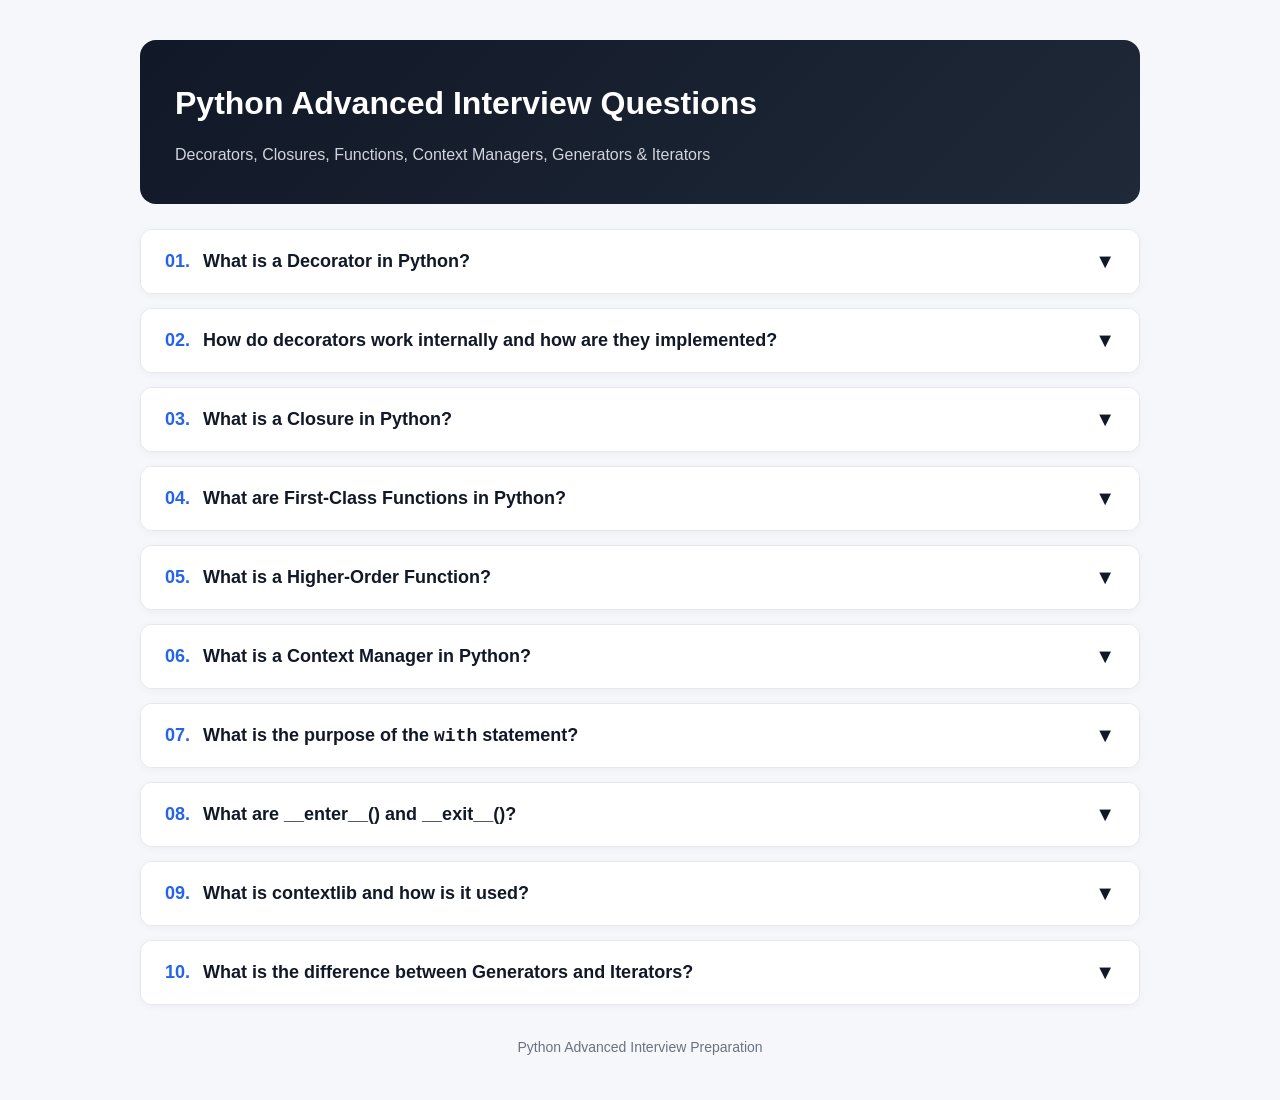
<file: pages/advanced/1_10.html>
<!DOCTYPE html>
<html lang="bn">
<head>
    <meta charset="UTF-8">
    <meta name="viewport" content="width=device-width, initial-scale=1.0">

    <title>Python Advanced Interview Questions</title>

    <style>
        * {
            box-sizing: border-box;
        }

        body {
            margin: 0;
            padding: 0;
            font-family: "Noto Sans Bengali", "Noto Sans", Arial, sans-serif;
            background: #f5f7fb;
            color: #1f2937;
            line-height: 1.75;
        }

        .container {
            width: min(1000px, 92%);
            margin: 40px auto;
        }

        .header {
            background: linear-gradient(135deg, #111827, #1f2937);
            color: white;
            padding: 35px;
            border-radius: 16px;
            margin-bottom: 25px;
        }

        .header h1 {
            margin: 0 0 10px;
            font-size: 32px;
        }

        .header p {
            margin: 0;
            color: #d1d5db;
            font-size: 16px;
        }

        .question {
            background: white;
            margin-bottom: 14px;
            border-radius: 12px;
            border: 1px solid #e5e7eb;
            overflow: hidden;
            box-shadow: 0 2px 8px rgba(0, 0, 0, 0.04);
        }

        .question-header {
            width: 100%;
            border: none;
            background: white;
            padding: 20px 24px;
            text-align: left;
            cursor: pointer;
            display: flex;
            justify-content: space-between;
            align-items: center;
            font-size: 18px;
            font-weight: 700;
            color: #111827;
        }

        .question-header:hover {
            background: #f9fafb;
        }

        .number {
            color: #2563eb;
            margin-right: 8px;
        }

        .arrow {
            font-size: 20px;
            transition: transform 0.2s ease;
        }

        .question.active .arrow {
            transform: rotate(180deg);
        }

        .answer {
            display: none;
            padding: 0 24px 28px;
            border-top: 1px solid #e5e7eb;
        }

        .question.active .answer {
            display: block;
        }

        .answer h3 {
            margin-top: 24px;
            margin-bottom: 8px;
            color: #111827;
            font-size: 19px;
        }

        .answer h4 {
            margin-top: 20px;
            margin-bottom: 8px;
            color: #374151;
        }

        .answer p {
            margin: 8px 0;
        }

        .answer ul {
            margin-top: 8px;
        }

        .answer li {
            margin-bottom: 6px;
        }

        /*
         * Code blocks intentionally use a dark/black background.
         * This keeps code visually separate from the explanation.
         */
        pre {
            background: #111827;
            color: #e5e7eb;
            padding: 18px;
            border-radius: 9px;
            overflow-x: auto;
            font-size: 14px;
            line-height: 1.6;
            margin: 14px 0;
        }

        code {
            font-family: "SFMono-Regular", Consolas, "Liberation Mono",
                         Menlo, monospace;
        }

        .inline-code {
            background: #eef2ff;
            color: #3730a3;
            padding: 2px 6px;
            border-radius: 4px;
            font-family: monospace;
        }

        .interview {
            background: #eff6ff;
            border-left: 4px solid #2563eb;
            padding: 14px 16px;
            margin-top: 18px;
            border-radius: 6px;
        }

        .important {
            background: #fff7ed;
            border-left: 4px solid #f97316;
            padding: 14px 16px;
            margin-top: 15px;
            border-radius: 6px;
        }

        .summary {
            background: #ecfdf5;
            border-left: 4px solid #10b981;
            padding: 14px 16px;
            margin-top: 15px;
            border-radius: 6px;
        }

        .footer {
            text-align: center;
            color: #6b7280;
            margin: 30px 0;
            font-size: 14px;
        }

        @media (max-width: 600px) {
            .container {
                width: 95%;
                margin: 20px auto;
            }

            .header {
                padding: 25px 20px;
            }

            .header h1 {
                font-size: 25px;
            }

            .question-header {
                padding: 17px;
                font-size: 16px;
            }

            .answer {
                padding: 0 17px 22px;
            }

            pre {
                font-size: 12px;
            }
        }
    </style>
</head>

<body>

<div class="container">

    <div class="header">
        <h1>Python Advanced Interview Questions</h1>
        <p>
            Decorators, Closures, Functions, Context Managers,
            Generators & Iterators
        </p>
    </div>


    <!-- ========================================================= -->
    <!-- Question 1 -->
    <!-- ========================================================= -->

    <div class="question">

        <button class="question-header">
            <span>
                <span class="number">01.</span>
                What is a Decorator in Python?
            </span>
            <span class="arrow">▼</span>
        </button>

        <div class="answer">

            <h3>সংজ্ঞা</h3>

            <p>
                <span class="inline-code">Decorator</span> হলো এমন একটি
                function যা অন্য একটি function বা callable-কে input হিসেবে
                নিয়ে তার behavior পরিবর্তন বা extend করে এবং সাধারণত
                একটি নতুন callable return করে।
            </p>

            <p>
                মূল function-এর source code পরিবর্তন না করেই তার execution-এর
                আগে বা পরে additional behavior যোগ করা যায়।
            </p>

            <h3>সহজ ধারণা</h3>

            <p>
                ধরা যাক একটি function-এর কাজ হলো শুধু data process করা।
                কিন্তু function call করার আগে logging এবং function শেষ হওয়ার
                পরে execution time measure করা দরকার।
            </p>

            <p>
                মূল function-এর ভিতরে logging code না লিখে decorator ব্যবহার
                করে সেই behavior যোগ করা যায়।
            </p>

            <h3>Basic Example</h3>

<pre><code>def my_decorator(func):

    def wrapper():
        print("Before function")
        func()
        print("After function")

    return wrapper


def hello():
    print("Hello")


hello = my_decorator(hello)

hello()</code></pre>

            <p>Output:</p>

<pre><code>Before function
Hello
After function</code></pre>

            <h3><span class="inline-code">@</span> Syntax</h3>

            <p>
                Python decorator-এর জন্য সাধারণত <span class="inline-code">@</span>
                syntax ব্যবহার করা হয়।
            </p>

<pre><code>def my_decorator(func):

    def wrapper():
        print("Before function")
        func()
        print("After function")

    return wrapper


@my_decorator
def hello():
    print("Hello")</code></pre>

            <p>
                এই syntax-এর অর্থ কার্যত:
            </p>

<pre><code>hello = my_decorator(hello)</code></pre>

            <div class="important">
                <strong>Important:</strong>
                Decorator নিজে function call করে না।
                Decorator একটি function গ্রহণ করে এবং সাধারণত একটি নতুন
                wrapper function return করে।
            </div>

            <div class="interview">
                <strong>Interview Answer:</strong><br>
                Decorator is a callable that takes another callable and
                extends or modifies its behavior without changing the
                original callable's source code.
            </div>

        </div>
    </div>


    <!-- ========================================================= -->
    <!-- Question 2 -->
    <!-- ========================================================= -->

    <div class="question">

        <button class="question-header">
            <span>
                <span class="number">02.</span>
                How do decorators work internally and how are they implemented?
            </span>
            <span class="arrow">▼</span>
        </button>

        <div class="answer">

            <h3>Decorator-এর internal flow</h3>

            <p>
                Decorator বুঝতে প্রথমে function-এর একটি গুরুত্বপূর্ণ property
                বুঝতে হবে: Python-এ function একটি object।
            </p>

            <p>
                তাই একটি function অন্য function-এর argument হতে পারে এবং
                একটি function অন্য function return করতে পারে।
            </p>

<pre><code>def decorator(func):

    def wrapper(*args, **kwargs):
        print("Before")
        result = func(*args, **kwargs)
        print("After")
        return result

    return wrapper


@decorator
def add(a, b):
    return a + b</code></pre>

            <p>
                Python যখন <span class="inline-code">@decorator</span> দেখে,
                function definition-এর পরে কার্যত:
            </p>

<pre><code>add = decorator(add)</code></pre>

            <p>
                ফলে <span class="inline-code">add</span>-এ original function
                সরাসরি থাকে না; decorator থেকে return হওয়া wrapper callable
                থাকে।
            </p>

            <h3>Arguments কীভাবে handle হয়?</h3>

            <p>
                Decorator যেন বিভিন্ন signature-এর function handle করতে পারে,
                তাই সাধারণত:
            </p>

<pre><code>def wrapper(*args, **kwargs):
    return func(*args, **kwargs)</code></pre>

            <p>
                এখানে <span class="inline-code">*args</span> positional
                arguments এবং <span class="inline-code">**kwargs</span>
                keyword arguments capture করে।
            </p>

            <h3>Return value গুরুত্বপূর্ণ কেন?</h3>

            <p>
                Wrapper-এর ভিতরে original function call করার পর result return
                না করলে original function-এর return value হারিয়ে যাবে।
            </p>

<pre><code>def decorator(func):

    def wrapper(*args, **kwargs):
        result = func(*args, **kwargs)
        return result

    return wrapper</code></pre>

            <h3><span class="inline-code">functools.wraps</span></h3>

            <p>
                Decorator ব্যবহার করলে wrapper function-এর metadata
                original function-এর metadata-কে replace করতে পারে।
                যেমন <span class="inline-code">__name__</span> এবং
                <span class="inline-code">__doc__</span>।
            </p>

<pre><code>from functools import wraps


def decorator(func):

    @wraps(func)
    def wrapper(*args, **kwargs):
        return func(*args, **kwargs)

    return wrapper</code></pre>

            <div class="summary">
                <strong>Flow:</strong><br>
                Original function
                → decorator receives it
                → decorator creates wrapper
                → wrapper is returned
                → original name points to wrapper
            </div>

            <div class="interview">
                <strong>Interview Answer:</strong><br>
                A decorator works by receiving a callable, creating or
                returning another callable that adds behavior, and replacing
                the original function reference with that returned callable.
                The <span class="inline-code">@decorator</span> syntax is
                equivalent to <span class="inline-code">func = decorator(func)</span>.
            </div>

        </div>
    </div>


    <!-- ========================================================= -->
    <!-- Question 3 -->
    <!-- ========================================================= -->

    <div class="question">

        <button class="question-header">
            <span>
                <span class="number">03.</span>
                What is a Closure in Python?
            </span>
            <span class="arrow">▼</span>
        </button>

        <div class="answer">

            <h3>সংজ্ঞা</h3>

            <p>
                <span class="inline-code">Closure</span> হলো এমন একটি
                inner function যা তার enclosing scope-এর variable-কে
                reference করে এবং enclosing function execution শেষ হওয়ার
                পরেও সেই variable-এর access ধরে রাখে।
            </p>

            <h3>Example</h3>

<pre><code>def outer():

    message = "Hello"

    def inner():
        print(message)

    return inner


func = outer()

func()</code></pre>

            <p>
                এখানে <span class="inline-code">outer()</span> execution
                শেষ হয়ে গেছে। তারপরও <span class="inline-code">inner()</span>
                যখন call হচ্ছে, তখন <span class="inline-code">message</span>
                access করতে পারছে।
            </p>

            <h3>কেন সম্ভব?</h3>

            <p>
                কারণ <span class="inline-code">inner</span> function তার
                enclosing scope-এর variable-এর reference ধরে রাখে।
            </p>

            <p>
                সেই captured variable-কে closure-এর
                <span class="inline-code">__closure__</span> attribute-এর
                মাধ্যমে inspect করা যায়।
            </p>

<pre><code>def outer():
    x = 10

    def inner():
        return x

    return inner


func = outer()

print(func())
print(func.__closure__)</code></pre>

            <h3>Closure-এর practical example</h3>

<pre><code>def multiplier(n):

    def multiply(value):
        return value * n

    return multiply


double = multiplier(2)
triple = multiplier(3)

print(double(10))
print(triple(10))</code></pre>

            <p>
                এখানে <span class="inline-code">double</span> function
                <span class="inline-code">n = 2</span> এবং
                <span class="inline-code">triple</span> function
                <span class="inline-code">n = 3</span> capture করে রেখেছে।
            </p>

            <div class="important">
                Closure-এর জন্য তিনটি বিষয় গুরুত্বপূর্ণ:
                <br><br>
                1. একটি nested function থাকতে হবে।<br>
                2. Inner function enclosing scope-এর variable ব্যবহার করবে।<br>
                3. Inner function enclosing function-এর বাইরে survive করবে।
            </div>

            <div class="interview">
                <strong>Interview Answer:</strong><br>
                A closure is a function that remembers and retains access to
                variables from its enclosing lexical scope even after the
                enclosing function has finished execution.
            </div>

        </div>
    </div>


    <!-- ========================================================= -->
    <!-- Question 4 -->
    <!-- ========================================================= -->

    <div class="question">

        <button class="question-header">
            <span>
                <span class="number">04.</span>
                What are First-Class Functions in Python?
            </span>
            <span class="arrow">▼</span>
        </button>

        <div class="answer">

            <h3>সংজ্ঞা</h3>

            <p>
                Python-এ function হলো <strong>first-class object</strong>।
                অর্থাৎ function-কে সাধারণ object-এর মতো ব্যবহার করা যায়।
            </p>

            <h3>Function কী কী করতে পারে?</h3>

            <ul>
                <li>Variable-এ assign করা যায়।</li>
                <li>অন্য function-এ argument হিসেবে পাঠানো যায়।</li>
                <li>Function থেকে return করা যায়।</li>
                <li>List, dictionary বা অন্য data structure-এ রাখা যায়।</li>
            </ul>

            <h3>Variable-এ function রাখা</h3>

<pre><code>def greet():
    return "Hello"


message = greet

print(message())</code></pre>

            <p>
                এখানে <span class="inline-code">message</span> এবং
                <span class="inline-code">greet</span> একই function object
                reference করছে।
            </p>

            <h3>Function হিসেবে argument</h3>

<pre><code>def greet():
    return "Hello"


def execute(func):
    return func()


print(execute(greet))</code></pre>

            <h3>Function return করা</h3>

<pre><code>def outer():

    def inner():
        return "Hello"

    return inner


func = outer()

print(func())</code></pre>

            <h3>First-class function বনাম Higher-order function</h3>

            <p>
                এই দুইটি concept related কিন্তু একই নয়।
            </p>

            <p>
                <strong>First-class function</strong> হলো language-এর
                capability—function object হিসেবে ব্যবহারযোগ্য।
            </p>

            <p>
                <strong>Higher-order function</strong> হলো এমন function
                যা function গ্রহণ করে অথবা function return করে।
            </p>

            <div class="interview">
                <strong>Interview Answer:</strong><br>
                Python treats functions as first-class objects, meaning
                functions can be assigned to variables, passed as arguments,
                returned from other functions, and stored in data structures.
            </div>

        </div>
    </div>


    <!-- ========================================================= -->
    <!-- Question 5 -->
    <!-- ========================================================= -->

    <div class="question">

        <button class="question-header">
            <span>
                <span class="number">05.</span>
                What is a Higher-Order Function?
            </span>
            <span class="arrow">▼</span>
        </button>

        <div class="answer">

            <h3>সংজ্ঞা</h3>

            <p>
                <span class="inline-code">Higher-order function</span>
                হলো এমন function যা অন্তত একটি function-কে argument হিসেবে
                গ্রহণ করে অথবা একটি function return করে।
            </p>

            <h3>Example 1 — Function গ্রহণ করা</h3>

<pre><code>def square(x):
    return x * x


def apply_operation(func, value):
    return func(value)


result = apply_operation(square, 5)

print(result)</code></pre>

            <p>
                এখানে <span class="inline-code">apply_operation</span> একটি
                function argument গ্রহণ করছে। তাই এটি higher-order function।
            </p>

            <h3>Example 2 — Function return করা</h3>

<pre><code>def create_multiplier(n):

    def multiply(x):
        return x * n

    return multiply


double = create_multiplier(2)

print(double(5))</code></pre>

            <p>
                <span class="inline-code">create_multiplier</span> একটি
                function return করছে, তাই এটিও higher-order function।
            </p>

            <h3>Built-in Example</h3>

            <p>
                Python-এর <span class="inline-code">map()</span>,
                <span class="inline-code">filter()</span> ইত্যাদি
                higher-order function-এর উদাহরণ।
            </p>

<pre><code>numbers = [1, 2, 3, 4]

result = map(lambda x: x * 2, numbers)

print(list(result))</code></pre>

            <h3>Decorator-এর সাথে সম্পর্ক</h3>

            <p>
                Decorator সাধারণত higher-order function-এর একটি practical
                use case, কারণ decorator একটি function গ্রহণ করে এবং
                একটি callable return করে।
            </p>

            <div class="summary">
                <strong>মনে রাখার সহজ নিয়ম:</strong><br>
                Function → argument হিসেবে নেয় অথবা function → return করে
                = Higher-order function.
            </div>

            <div class="interview">
                <strong>Interview Answer:</strong><br>
                A higher-order function is a function that takes one or more
                functions as arguments or returns a function as its result.
            </div>

        </div>
    </div>


    <!-- ========================================================= -->
    <!-- Question 6 -->
    <!-- ========================================================= -->

    <div class="question">

        <button class="question-header">
            <span>
                <span class="number">06.</span>
                What is a Context Manager in Python?
            </span>
            <span class="arrow">▼</span>
        </button>

        <div class="answer">

            <h3>সংজ্ঞা</h3>

            <p>
                <span class="inline-code">Context Manager</span> হলো এমন
                mechanism যা কোনো resource ব্যবহারের আগে setup এবং ব্যবহারের
                পরে cleanup operation-এর lifecycle manage করে।
            </p>

            <h3>কেন দরকার?</h3>

            <p>
                File, database transaction, lock ইত্যাদি resource ব্যবহারের
                সময় cleanup নিশ্চিত করা গুরুত্বপূর্ণ।
            </p>

            <p>
                উদাহরণ হিসেবে file open করার পর file close করা দরকার।
                কোনো exception হলেও cleanup হওয়া উচিত।
            </p>

            <h3>Without Context Manager</h3>

<pre><code>file = open("data.txt", "r")

try:
    data = file.read()
finally:
    file.close()</code></pre>

            <h3>With Context Manager</h3>

<pre><code>with open("data.txt", "r") as file:
    data = file.read()</code></pre>

            <p>
                <span class="inline-code">with</span> block শেষ হলে
                file automatically close হয়—even if block-এর ভিতরে exception
                ঘটে।
            </p>

            <h3>Context Manager কোথায় ব্যবহৃত হয়?</h3>

            <ul>
                <li>File handling</li>
                <li>Database connection বা transaction management</li>
                <li>Thread Lock</li>
                <li>Temporary resource management</li>
                <li>Custom resource lifecycle management</li>
            </ul>

            <div class="important">
                Context Manager-এর মূল উদ্দেশ্য শুধু file close করা নয়।
                মূল উদ্দেশ্য হলো resource-এর setup এবং cleanup-এর lifecycle
                নির্ভরযোগ্যভাবে manage করা।
            </div>

            <div class="interview">
                <strong>Interview Answer:</strong><br>
                A context manager manages the setup and cleanup of a resource
                around a block of code, usually through the
                <span class="inline-code">with</span> statement.
            </div>

        </div>
    </div>


    <!-- ========================================================= -->
    <!-- Question 7 -->
    <!-- ========================================================= -->

    <div class="question">

        <button class="question-header">
            <span>
                <span class="number">07.</span>
                What is the purpose of the <code>with</code> statement?
            </span>
            <span class="arrow">▼</span>
        </button>

        <div class="answer">

            <h3><span class="inline-code">with</span> কী?</h3>

            <p>
                <span class="inline-code">with</span> statement একটি
                context manager-এর lifecycle manage করার জন্য ব্যবহৃত হয়।
            </p>

            <p>
                এটি context-এর শুরুতে setup এবং context-এর শেষে cleanup
                করার standard structure প্রদান করে।
            </p>

            <h3>File Example</h3>

<pre><code>with open("example.txt", "r") as file:
    content = file.read()</code></pre>

            <p>
                এখানে <span class="inline-code">open()</span> একটি file
                object return করে, যা context manager protocol support করে।
            </p>

            <p>
                <span class="inline-code">with</span> block শেষ হলে file
                close করার cleanup operation automatically execute হয়।
            </p>

            <h3>Exception হলেও cleanup</h3>

<pre><code>with open("example.txt", "r") as file:

    data = file.read()

    raise ValueError("Something went wrong")</code></pre>

            <p>
                Exception ঘটলেও context manager-এর exit operation execute
                হয়, তাই resource cleanup করার সুযোগ থাকে।
            </p>

            <h3>Conceptual Flow</h3>

<pre><code>Enter context
      ↓
Run with-block
      ↓
Exception হয়েছে?
   ↙        ↘
 Yes         No
  ↓           ↓
Exit       Exit
  ↓           ↓
Cleanup     Cleanup</code></pre>

            <p>
                এখানে <span class="inline-code">__enter__()</span> context
                শুরু করে এবং <span class="inline-code">__exit__()</span>
                context শেষ করে।
            </p>

            <div class="interview">
                <strong>Interview Answer:</strong><br>
                The <code>with</code> statement is used to work with context
                managers and ensures that setup and cleanup operations are
                handled automatically around a block of code.
            </div>

        </div>
    </div>


    <!-- ========================================================= -->
    <!-- Question 8 -->
    <!-- ========================================================= -->

    <div class="question">

        <button class="question-header">
            <span>
                <span class="number">08.</span>
                What are __enter__() and __exit__()?
            </span>
            <span class="arrow">▼</span>
        </button>

        <div class="answer">

            <h3>Context Manager Protocol</h3>

            <p>
                একটি class-কে context manager হিসেবে ব্যবহার করতে হলে
                synchronous context manager-এর ক্ষেত্রে সাধারণত
                <span class="inline-code">__enter__()</span> এবং
                <span class="inline-code">__exit__()</span> implement করা হয়।
            </p>

            <h3><span class="inline-code">__enter__()</span></h3>

            <p>
                <span class="inline-code">with</span> block শুরু হওয়ার সময়
                <span class="inline-code">__enter__()</span> call হয়।
            </p>

            <p>
                এই method-এর return value
                <span class="inline-code">as</span> variable-এ assign হয়।
            </p>

<pre><code>class MyContext:

    def __enter__(self):
        print("Entering context")
        return self

    def __exit__(self, exc_type, exc_value, traceback):
        print("Exiting context")


with MyContext() as obj:
    print("Inside context")</code></pre>

            <h3><span class="inline-code">__exit__()</span></h3>

            <p>
                <span class="inline-code">with</span> block শেষ হওয়ার সময়
                <span class="inline-code">__exit__()</span> call হয়।
            </p>

            <p>
                এর তিনটি গুরুত্বপূর্ণ exception-related parameter থাকে:
            </p>

            <ul>
                <li><span class="inline-code">exc_type</span></li>
                <li><span class="inline-code">exc_value</span></li>
                <li><span class="inline-code">traceback</span></li>
            </ul>

            <p>
                কোনো exception না হলে এগুলো <span class="inline-code">None</span>
                হয়।
            </p>

            <h3>Exception handling</h3>

<pre><code>class MyContext:

    def __enter__(self):
        print("Start")
        return self

    def __exit__(self, exc_type, exc_value, traceback):

        if exc_type:
            print("Exception:", exc_value)

        print("Cleanup")

        return False</code></pre>

            <p>
                <span class="inline-code">__exit__()</span> থেকে
                <span class="inline-code">True</span> return করলে exception
                suppress করা হয়।
            </p>

            <p>
                <span class="inline-code">False</span> অথবা
                <span class="inline-code">None</span> return করলে exception
                সাধারণভাবে propagate করে।
            </p>

            <div class="important">
                <strong>Important:</strong>
                <span class="inline-code">__exit__()</span> থেকে
                <span class="inline-code">True</span> return করার অর্থ
                exception-কে suppress করা। তাই এটি ইচ্ছাকৃতভাবে ব্যবহার করা
                উচিত।
            </div>

            <div class="interview">
                <strong>Interview Answer:</strong><br>
                <code>__enter__()</code> runs when entering a context and
                returns the value bound to the <code>as</code> target.
                <code>__exit__()</code> runs when leaving the context and
                handles cleanup and possible exceptions.
            </div>

        </div>
    </div>


    <!-- ========================================================= -->
    <!-- Question 9 -->
    <!-- ========================================================= -->

    <div class="question">

        <button class="question-header">
            <span>
                <span class="number">09.</span>
                What is contextlib and how is it used?
            </span>
            <span class="arrow">▼</span>
        </button>

        <div class="answer">

            <h3>সংজ্ঞা</h3>

            <p>
                <span class="inline-code">contextlib</span> হলো Python-এর
                standard library module, যা context manager তৈরি ও ব্যবহারের
                জন্য utility প্রদান করে।
            </p>

            <p>
                বিশেষ করে ছোট বা straightforward context manager-এর জন্য
                class লিখে <span class="inline-code">__enter__()</span> এবং
                <span class="inline-code">__exit__()</span> implement করার
                পরিবর্তে <span class="inline-code">@contextmanager</span>
                ব্যবহার করা যায়।
            </p>

            <h3><span class="inline-code">@contextmanager</span></h3>

<pre><code>from contextlib import contextmanager


@contextmanager
def my_context():

    print("Start")

    try:
        yield
    finally:
        print("Cleanup")


with my_context():
    print("Inside context")</code></pre>

            <h3><span class="inline-code">yield</span>-এর ভূমিকা</h3>

            <p>
                এখানে <span class="inline-code">yield</span> context-এর
                boundary নির্দেশ করে।
            </p>

            <p>
                সাধারণভাবে flow:
            </p>

<pre><code>Code before yield
       ↓
with block
       ↓
Code after yield
       ↓
Cleanup</code></pre>

            <p>
                <span class="inline-code">finally</span> ব্যবহার করায়
                context block-এর ভিতরে exception হলেও cleanup code execute
                হওয়ার সুযোগ থাকে।
            </p>

            <h3>Value provide করা</h3>

<pre><code>from contextlib import contextmanager


@contextmanager
def database_connection():

    connection = create_connection()

    try:
        yield connection
    finally:
        connection.close()


with database_connection() as connection:
    connection.execute("SELECT ...")</code></pre>

            <p>
                বাস্তব application-এ resource creation এবং cleanup logic
                encapsulate করতে এই pattern ব্যবহার করা যায়।
            </p>

            <h3>contextlib-এর আরও কিছু utility</h3>

            <ul>
                <li><span class="inline-code">contextmanager</span></li>
                <li><span class="inline-code">closing</span></li>
                <li><span class="inline-code">suppress</span></li>
                <li><span class="inline-code">ExitStack</span></li>
            </ul>

            <div class="important">
                <strong>Important:</strong>
                <span class="inline-code">@contextmanager</span> function
                অবশ্যই generator-based context manager pattern অনুসরণ করে;
                context-এর আগে setup, <span class="inline-code">yield</span>,
                এবং পরে cleanup সাধারণত <span class="inline-code">try/finally</span>
                দিয়ে লেখা হয়।
            </div>

            <div class="interview">
                <strong>Interview Answer:</strong><br>
                <code>contextlib</code> is a standard-library module that
                provides utilities for creating and working with context
                managers. <code>@contextmanager</code> allows a generator
                function to define context setup, the context body boundary,
                and cleanup without explicitly writing a context-manager class.
            </div>

        </div>
    </div>


    <!-- ========================================================= -->
    <!-- Question 10 -->
    <!-- ========================================================= -->

    <div class="question">

        <button class="question-header">
            <span>
                <span class="number">10.</span>
                What is the difference between Generators and Iterators?
            </span>
            <span class="arrow">▼</span>
        </button>

        <div class="answer">

            <h3>Iterator কী?</h3>

            <p>
                <span class="inline-code">Iterator</span> হলো এমন object
                যার উপর <span class="inline-code">next()</span> call করে
                একবারে পরবর্তী value পাওয়া যায়।
            </p>

            <p>
                একটি iterator সাধারণত
                <span class="inline-code">__iter__()</span> এবং
                <span class="inline-code">__next__()</span> implement করে।
            </p>

<pre><code>numbers = [10, 20, 30]

iterator = iter(numbers)

print(next(iterator))
print(next(iterator))
print(next(iterator))</code></pre>

            <p>
                শেষ value-এর পরে <span class="inline-code">next()</span>
                call করলে <span class="inline-code">StopIteration</span>
                exception হয়।
            </p>

            <h3>Custom Iterator</h3>

<pre><code>class Counter:

    def __init__(self, limit):
        self.current = 0
        self.limit = limit

    def __iter__(self):
        return self

    def __next__(self):

        if self.current >= self.limit:
            raise StopIteration

        value = self.current
        self.current += 1

        return value


counter = Counter(3)

for value in counter:
    print(value)</code></pre>

            <h3>Generator কী?</h3>

            <p>
                <span class="inline-code">Generator</span> হলো generator
                function বা generator expression থেকে তৈরি হওয়া iterator,
                যা সাধারণত <span class="inline-code">yield</span> ব্যবহার
                করে value produce করে।
            </p>

<pre><code>def numbers():

    yield 1
    yield 2
    yield 3


gen = numbers()

print(next(gen))
print(next(gen))
print(next(gen))</code></pre>

            <h3>Generator-এর গুরুত্বপূর্ণ বৈশিষ্ট্য</h3>

            <ul>
                <li>
                    Generator value একসাথে তৈরি করে না; প্রয়োজন অনুযায়ী
                    produce করে।
                </li>
                <li>
                    <span class="inline-code">yield</span> function-এর
                    execution state ধরে রাখে।
                </li>
                <li>
                    Large data process করার সময় memory efficient হতে পারে।
                </li>
                <li>
                    Generator object iterator protocol follow করে।
                </li>
            </ul>

            <h3>Generator বনাম Iterator</h3>

<pre><code>Generator
    ↓
Iterator protocol follow করে
    ↓
next() দিয়ে value পাওয়া যায়</code></pre>

            <p>
                তাই সবচেয়ে গুরুত্বপূর্ণ relationship হলো:
            </p>

            <div class="summary">
                <strong>Every generator is an iterator, but every iterator
                is not a generator.</strong>
            </div>

            <h3>Memory Difference</h3>

            <p>
                ধরা যাক 1 থেকে 1,000,000 পর্যন্ত value process করতে হবে।
            </p>

<pre><code>numbers = [x for x in range(1_000_001)]</code></pre>

            <p>
                List comprehension পুরো list memory-তে তৈরি করে।
            </p>

<pre><code>numbers = (x for x in range(1_000_001))</code></pre>

            <p>
                Generator expression value প্রয়োজন অনুযায়ী produce করে।
                তাই পুরো sequence একসাথে memory-তে materialize করতে হয় না।
            </p>

            <h3>মূল পার্থক্য</h3>

            <ul>
                <li>
                    Iterator হলো protocol/behavior-এর concept।
                </li>
                <li>
                    Generator হলো iterator তৈরি করার একটি সহজ Python
                    mechanism।
                </li>
                <li>
                    Custom iterator-এ সাধারণত
                    <span class="inline-code">__iter__()</span> এবং
                    <span class="inline-code">__next__()</span> implement
                    করতে হয়।
                </li>
                <li>
                    Generator function-এ সাধারণত
                    <span class="inline-code">yield</span> ব্যবহার করলেই
                    Python iterator behavior তৈরি করে।
                </li>
            </ul>

            <div class="interview">
                <strong>Interview Answer:</strong><br>
                An iterator is an object that follows the iterator protocol
                and produces values through <code>__next__()</code>.
                A generator is a convenient way to create an iterator using
                <code>yield</code>. Therefore, every generator is an iterator,
                but not every iterator is a generator.
            </div>

        </div>
    </div>


    <div class="footer">
        Python Advanced Interview Preparation
    </div>

</div>


<script>

    /*
     * Click any question to show/hide its answer.
     */

    const questions = document.querySelectorAll(".question");

    questions.forEach(question => {

        const header = question.querySelector(".question-header");

        header.addEventListener("click", () => {
            question.classList.toggle("active");
        });

    });

</script>

</body>
</html>
</file>
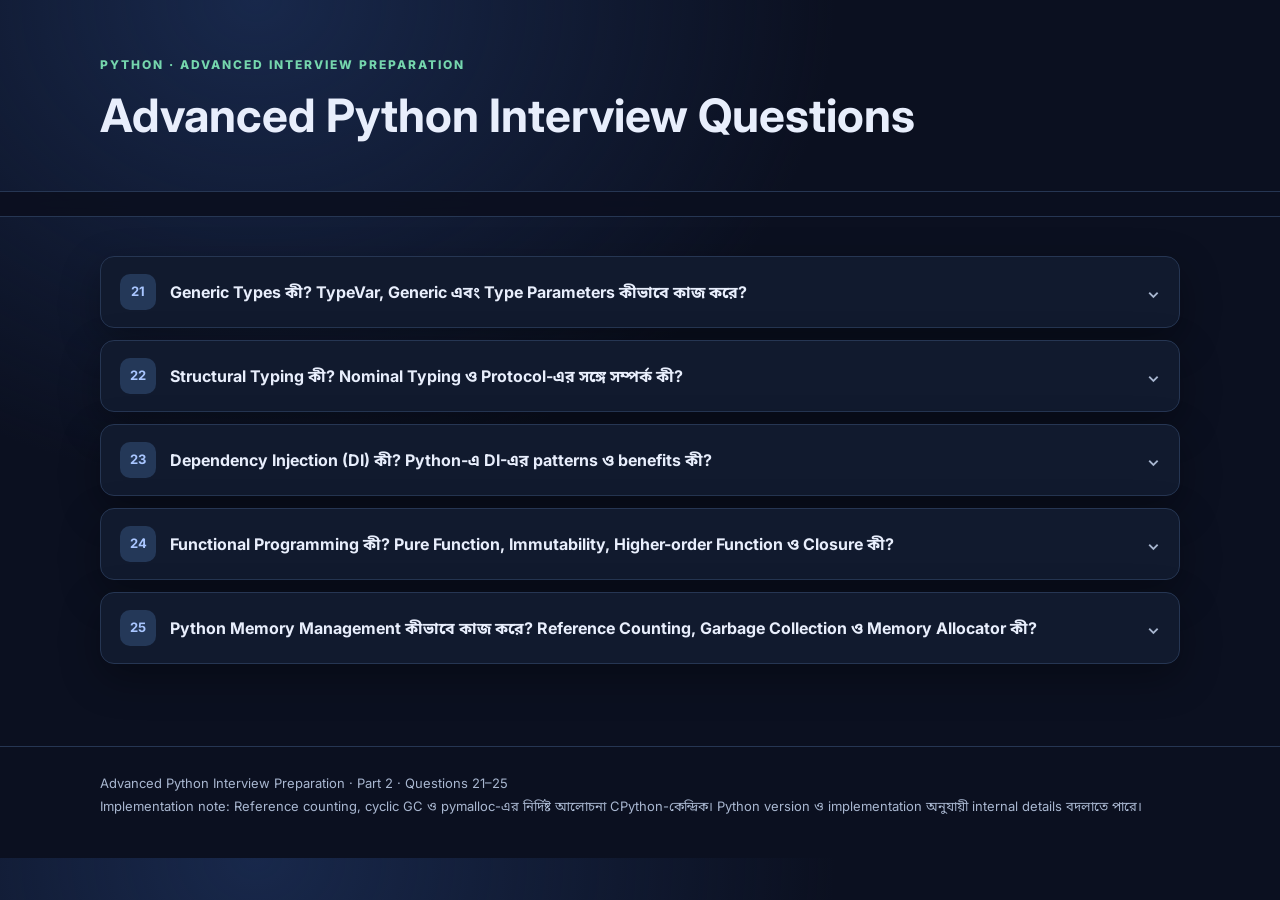
<file: pages/advanced/21_25.html>
<!DOCTYPE html>
<html lang="bn">
<head>
<meta charset="UTF-8">
<meta name="viewport" content="width=device-width, initial-scale=1.0">
<meta name="description" content="Python advanced interview preparation in Bangla: Generic Types, Structural Typing, Dependency Injection, Functional Programming and Memory Management.">
<title>Advanced Python Interview Questions 21–25 — বাংলা</title>
<style>
@import url('https://fonts.googleapis.com/css2?family=Fira+Code:wght@400;500;600&family=Noto+Sans+Bengali:wght@400;500;600;700;800&family=Inter:wght@400;500;600;700;800&display=swap');
:root{--bg:#0b1020;--panel:#111a2e;--panel2:#16213a;--line:#263653;--text:#e8eefc;--muted:#a9b7d0;--accent:#80aaff;--green:#75d6ad;--yellow:#f4cb79;--code:#050914;--shadow:0 14px 40px #0005}
*{box-sizing:border-box}html{scroll-behavior:smooth}body{margin:0;background:radial-gradient(ellipse at 20% 0%,#18284b 0,transparent 40%),var(--bg);color:var(--text);font-family:Inter,'Noto Sans Bengali',sans-serif;line-height:1.78}
.wrap{width:min(1080px,92%);margin:auto}.hero{padding:54px 0 34px}.eyebrow{color:var(--green);font-size:12px;font-weight:800;letter-spacing:2px;text-transform:uppercase}.hero h1{font-size:clamp(28px,5vw,46px);line-height:1.25;margin:12px 0}.hero p{color:var(--muted);max-width:820px}.stats{display:flex;gap:10px;flex-wrap:wrap;margin-top:22px}.stat{background:#ffffff0a;border:1px solid var(--line);border-radius:12px;padding:8px 13px;color:var(--muted);font-size:13px}.stat b{color:var(--text)}
.toolbar{position:sticky;top:0;z-index:5;background:#0b1020ed;backdrop-filter:blur(14px);border-block:1px solid var(--line);padding:12px 0}.tools{display:flex;gap:10px;align-items:center}.search{flex:1;min-width:0;background:var(--panel);border:1px solid var(--line);border-radius:10px;padding:11px 14px;color:var(--text);font:inherit;outline:none}.search:focus{border-color:var(--accent)}button{cursor:pointer;border:1px solid var(--line);border-radius:9px;background:var(--panel2);color:var(--text);padding:10px 13px;font:600 13px Inter,sans-serif}button:hover{border-color:var(--accent);color:var(--accent)}
main{padding:27px 0 70px}.intro{background:linear-gradient(135deg,#142443,#111a2e);border:1px solid var(--line);border-radius:16px;padding:19px 21px;margin-bottom:22px}.intro strong{color:var(--green)}.question{background:var(--panel);border:1px solid var(--line);border-radius:14px;margin:12px 0;overflow:hidden;box-shadow:var(--shadow)}.question[open]{border-color:#47618e}.question summary{list-style:none;cursor:pointer;padding:17px 19px;display:flex;gap:14px;align-items:center;font-weight:700;font-size:16px}.question summary::-webkit-details-marker{display:none}.num{flex:0 0 36px;height:36px;border-radius:10px;background:#243858;color:#a9c6ff;display:grid;place-items:center;font-size:13px}.qtext{flex:1}.chev{color:var(--muted);transition:transform .2s}.question[open] .chev{transform:rotate(180deg)}.answer{padding:0 20px 23px 69px;color:#d7e0f2}.answer h3{font-size:16px;color:#9fc0ff;margin:21px 0 7px}.answer h4{font-size:14px;color:var(--green);margin:16px 0 6px}.answer p{margin:7px 0}.answer ul,.answer ol{padding-left:23px;margin:7px 0}.answer li{margin:5px 0}.answer code:not(pre code){font-family:'Fira Code',monospace;color:#ffd58b;background:#263149;padding:2px 5px;border-radius:5px;font-size:.9em}.code-label{font:700 11px Inter,sans-serif;color:#8da4c9;letter-spacing:1px;text-transform:uppercase;margin:14px 0 0}.codebox{position:relative;background:var(--code);border:1px solid #25334d;border-radius:10px;margin:7px 0 13px;overflow:hidden}.codebox pre{margin:0;padding:18px 17px;overflow-x:auto;color:#d8e5ff;font:13px/1.75 'Fira Code',monospace;tab-size:4}.copy{position:absolute;top:8px;right:8px;background:#17233a;border-color:#334766;font-size:11px;padding:6px 9px}.tip{border-left:3px solid var(--yellow);background:#f4cb7910;padding:11px 13px;border-radius:0 8px 8px 0;margin:14px 0;color:#e9d8b5}.good{border-left:3px solid var(--green);background:#75d6ad10;padding:11px 13px;border-radius:0 8px 8px 0;margin:14px 0}.compare{width:100%;border-collapse:collapse;margin:12px 0;font-size:14px}.compare th,.compare td{border:1px solid var(--line);padding:9px;text-align:left;vertical-align:top}.compare th{background:#1b2a46;color:#bcd0f5}.hidden{display:none!important}.footer{border-top:1px solid var(--line);padding:25px 0 40px;color:var(--muted);font-size:13px}
@media(max-width:650px){.hero{padding-top:38px}.tools{flex-wrap:wrap}.search{flex-basis:100%}.answer{padding:0 15px 18px}.question summary{padding:14px}.answer h3{margin-top:17px}.compare{font-size:12px}.compare th,.compare td{padding:6px}}
</style>
</head>
<body>
<header class="hero wrap">
 <div class="eyebrow">Python · Advanced Interview Preparation</div>
 <h1>Advanced Python Interview Questions</h1>
</header>
<div class="toolbar"><div class="wrap tools">
</div></div>
<main class="wrap">
 <div id="questions">
 <details class="question"><summary><span class="num">21</span><span class="qtext">Generic Types কী? TypeVar, Generic এবং Type Parameters কীভাবে কাজ করে?</span><span class="chev">⌄</span></summary><div class="answer">
 <h3>Concept — Generic Type কী?</h3><p>Generic Type এমন class, function বা data structure define করতে সাহায্য করে, যা একাধিক data type-এর সঙ্গে কাজ করতে পারে; একই সঙ্গে type relationship ধরে রাখে। একই logic-এর জন্য <code>int</code>, <code>str</code> বা অন্য type অনুযায়ী আলাদা class/function লিখতে হয় না।</p><p>মূল সুবিধা শুধু “যেকোনো type গ্রহণ” নয়। Generic type input ও output-এর type-এর মধ্যে সম্পর্ক প্রকাশ করে, যাতে Static Type Checker ভুল usage ধরতে পারে।</p>
 <div class="code-label">Generic ছাড়া — type relationship হারিয়ে যেতে পারে</div><div class="codebox"><button class="copy">Copy</button><pre><code>def first_item(items: list) -> object:
    return items[0]

# এখানে input list-এর element type এবং return type-এর
# সম্পর্ক type checker-এর কাছে নির্দিষ্ট নয়।</code></pre></div>
 <div class="code-label">Generic type variable ব্যবহার করে</div><div class="codebox"><button class="copy">Copy</button><pre><code>from typing import TypeVar

T = TypeVar("T")

def first_item(items: list[T]) -> T:
    return items[0]

name = first_item(["Anik", "Rafi"])  # inferred: str
age = first_item([25, 30])           # inferred: int</code></pre></div>
 <h3>TypeVar কী করে?</h3><p><code>TypeVar</code> একটি type variable তৈরি করে। Generic function call-এর সময় type checker argument দেখে <code>T</code>-এর উপযুক্ত type infer করার চেষ্টা করে। উপরের example-এ string list পাঠালে return type <code>str</code>, integer list পাঠালে return type <code>int</code> হিসেবে infer হয়।</p>
 <h3>Generic class</h3><div class="code-label">Python 3.9+ compatible typing style</div><div class="codebox"><button class="copy">Copy</button><pre><code>from typing import Generic, TypeVar

T = TypeVar("T")

class Box(Generic[T]):
    def __init__(self, value: T) -> None:
        self.value = value

    def get(self) -> T:
        return self.value

int_box = Box[int](100)
str_box = Box[str]("Python")

number = int_box.get()  # inferred: int
text = str_box.get()    # inferred: str</code></pre></div>
 <p><code>Generic[T]</code> class-টিকে generic হিসেবে declare করে। <code>Box[int]</code> এবং <code>Box[str]</code> হলো type-checking-এর জন্য আলাদা parameterized type expression। সাধারণ Python runtime-এ এগুলো আলাদা generated class তৈরি করে না।</p>
 <h3>Python 3.12-এর নতুন generic syntax</h3><div class="code-label">PEP 695 syntax — Python 3.12+</div><div class="codebox"><button class="copy">Copy</button><pre><code>def first_item[T](items: list[T]) -> T:
    return items[0]

class Box[T]:
    def __init__(self, value: T) -> None:
        self.value = value

    def get(self) -> T:
        return self.value</code></pre></div>
 <p>Python 3.12 থেকে type parameter সরাসরি <code>def</code> বা <code>class</code> declaration-এ লেখা যায়। পুরোনো <code>TypeVar</code> ও <code>Generic</code> syntax এখনও প্রচলিত এবং supported। Project-এর minimum Python version অনুযায়ী syntax বেছে নিতে হয়।</p>
 <h3>Bound ও constrained TypeVar</h3><div class="code-label">Bound: একটি base type বা তার subtype</div><div class="codebox"><button class="copy">Copy</button><pre><code>from typing import TypeVar

Number = TypeVar("Number", bound=float)

def normalize(value: Number) -> Number:
    return value</code></pre></div>
 <p><code>bound=float</code> হলে type variable-টি <code>float</code> বা তার subtype-এ সীমাবদ্ধ থাকে। এটি exact <code>float</code> only বোঝায় না।</p>
 <div class="code-label">Constraints: নির্দিষ্ট কয়েকটি type-এর একটি</div><div class="codebox"><button class="copy">Copy</button><pre><code>TextOrBytes = TypeVar("TextOrBytes", str, bytes)

def duplicate(value: TextOrBytes) -> TextOrBytes:
    return value + value</code></pre></div>
 <p>Constrained TypeVar-এর ক্ষেত্রে type checker constraint list-এর উপযুক্ত type বেছে নেয়। Bound ও constraints এক জিনিস নয়: bound একটি upper bound/subtype relationship, আর constraints হলো নির্দিষ্ট বিকল্প type-এর set।</p>
 <h3>কেন দরকার এবং কখন ব্যবহার হয়?</h3><ul><li>Reusable collection, repository, cache, API response wrapper এবং utility function type-safe করতে।</li><li>একটি function-এর input type ও output type-এর সম্পর্ক ধরে রাখতে।</li><li>Library/API design-এ consumer-কে type information দিতে।</li></ul>
 <div class="tip"><b>Common confusion:</b> Generic annotation runtime validation করে না। <code>Box[int]("hello")</code> লিখলে Python নিজে থেকেই সাধারণত runtime-এ type mismatch reject করে না। Static type checker এটি ধরতে পারে। Runtime validation আলাদা করে implement করতে হয়।</div>
 <div class="good"><b>Interview answer:</b> Generics একই implementation-কে বিভিন্ন type-এর জন্য reusable করে এবং type variable-এর মাধ্যমে input-output relationship ধরে রাখে। Python-এ <code>TypeVar</code>/<code>Generic</code> বা Python 3.12+ type parameter syntax ব্যবহার করা যায়। Type hints মূলত static analysis-এর জন্য; এগুলো স্বয়ংক্রিয় runtime validation নয়।</div>
 </div></details>

 <details class="question"><summary><span class="num">22</span><span class="qtext">Structural Typing কী? Nominal Typing ও Protocol-এর সঙ্গে সম্পর্ক কী?</span><span class="chev">⌄</span></summary><div class="answer">
 <h3>Concept — Structural Typing</h3><p>Structural Typing-এ কোনো object কোন class থেকে তৈরি হয়েছে, সেটি প্রধান বিষয় নয়। বরং object-টির প্রয়োজনীয় attribute ও method আছে কি না, সেটি দেখে compatibility বিচার করা হয়। অর্থাৎ object-এর structure বা capability গুরুত্বপূর্ণ।</p><p>এটি Duck Typing-এর ধারণার সঙ্গে সম্পর্কিত। Python-এর static typing system-এ <code>typing.Protocol</code> structural interface প্রকাশ করার একটি উপায়।</p>
 <h3>Structural বনাম Nominal Typing</h3><table class="compare"><tr><th>Nominal Typing</th><th>Structural Typing</th></tr><tr><td>Declared inheritance বা type identity গুরুত্বপূর্ণ।</td><td>Required members-এর structure গুরুত্বপূর্ণ।</td></tr><tr><td>একটি type compatible হতে নির্দিষ্ট base class inherit করতে হতে পারে।</td><td>Explicit inheritance ছাড়াও structure মিলে গেলে compatible হতে পারে।</td></tr><tr><td>ABC সাধারণত এই style-এর উদাহরণ।</td><td>Protocol static structural typing-এর উদাহরণ।</td></tr></table>
 <h3>Protocol দিয়ে practical example</h3><div class="code-label">Python example</div><div class="codebox"><button class="copy">Copy</button><pre><code>from typing import Protocol

class PaymentGateway(Protocol):
    def charge(self, amount: float) -> bool:
        ...

class StripeGateway:
    def charge(self, amount: float) -> bool:
        print(f"Stripe charged: {amount}")
        return True

class MockGateway:
    def charge(self, amount: float) -> bool:
        print(f"Mock charge: {amount}")
        return True

def checkout(
    gateway: PaymentGateway,
    amount: float
) -> bool:
    return gateway.charge(amount)

checkout(StripeGateway(), 500.0)
checkout(MockGateway(), 500.0)</code></pre></div>
 <h3>কেন দুইটি class compatible?</h3><ol><li><code>PaymentGateway</code> একটি required method declare করেছে: <code>charge(amount: float) -> bool</code>।</li><li><code>StripeGateway</code> ও <code>MockGateway</code> Protocol inherit করেনি।</li><li>দুই class-ই required method implement করেছে। তাই static type checker structural compatibility গ্রহণ করতে পারে।</li><li><code>checkout()</code> concrete implementation-এর বদলে required behavior-এর উপর নির্ভর করছে।</li></ol>
 <h3>Duck Typing বনাম Static Structural Typing</h3><p>Duck Typing সাধারণত runtime behavior: কোনো object-এর প্রয়োজনীয় method call করা যায় কি না, সেটি দিয়ে কাজ চলে। Static Structural Typing-এ type checker আগে থেকেই declared Protocol-এর সঙ্গে object-এর structure compare করতে পারে।</p>
 <h3>কেন গুরুত্বপূর্ণ?</h3><ul><li>Unrelated class-কে একই interface-এর মাধ্যমে ব্যবহার করা যায়।</li><li>Third-party library বা external class modify না করেও compatibility প্রকাশ করা যায়।</li><li>Unit test-এ fake/mock implementation inject করা সহজ হয়।</li><li>Concrete class-এর উপর dependency কমে, design বেশি flexible হয়।</li></ul>
 <div class="tip"><b>Common confusion:</b> Protocol-এর সঙ্গে structural compatibility থাকলেই runtime-এ পূর্ণ validation হয় না। <code>@runtime_checkable</code> দিয়ে <code>isinstance()</code> check করা গেলেও সেটি মূলত member presence পরীক্ষা করে; method signature ও type correctness সম্পূর্ণ validate করে না।</div>
 <div class="good"><b>Interview answer:</b> Structural Typing type compatibility নির্ধারণ করে required members-এর structure দেখে, explicit inheritance দিয়ে নয়। Python-এর <code>Protocol</code> static type checker-কে এই contract প্রকাশ করতে সাহায্য করে।</div>
 </div></details>

 <details class="question"><summary><span class="num">23</span><span class="qtext">Dependency Injection (DI) কী? Python-এ DI-এর patterns ও benefits কী?</span><span class="chev">⌄</span></summary><div class="answer">
 <h3>Concept — Dependency কী?</h3><p>একটি class বা function কাজ করার জন্য অন্য object/service ব্যবহার করলে সেটি তার dependency। যেমন <code>OrderService</code> order process করতে <code>PaymentGateway</code> ব্যবহার করে।</p><p>Dependency Injection হলো এমন design technique, যেখানে একটি component নিজের dependency নিজে তৈরি না করে বাইরে থেকে dependency গ্রহণ করে। ফলে component-এর concrete implementation-এর সঙ্গে tight coupling কমে।</p>
 <h3>Problem: Dependency নিজে তৈরি করা</h3><div class="code-label">Tightly coupled design</div><div class="codebox"><button class="copy">Copy</button><pre><code>class StripeGateway:
    def charge(self, amount: float) -> bool:
        return True

class OrderService:
    def __init__(self):
        self.gateway = StripeGateway()  # নিজেই dependency তৈরি করছে

    def place_order(self, amount: float) -> bool:
        return self.gateway.charge(amount)</code></pre></div>
 <p>এখানে <code>OrderService</code> সরাসরি <code>StripeGateway</code>-এর উপর নির্ভরশীল। অন্য payment provider বা test fake ব্যবহার করতে গেলে service code পরিবর্তন করতে হয়।</p>
 <h3>Solution: Constructor Injection</h3><div class="code-label">Dependency বাইরে থেকে inject করা</div><div class="codebox"><button class="copy">Copy</button><pre><code>from typing import Protocol

class PaymentGateway(Protocol):
    def charge(self, amount: float) -> bool:
        ...

class StripeGateway:
    def charge(self, amount: float) -> bool:
        print("Stripe payment")
        return True

class FakeGateway:
    def charge(self, amount: float) -> bool:
        print("Fake payment")
        return True

class OrderService:
    def __init__(self, gateway: PaymentGateway):
        self.gateway = gateway

    def place_order(self, amount: float) -> bool:
        return self.gateway.charge(amount)

# Production composition
service = OrderService(StripeGateway())

# Test composition
test_service = OrderService(FakeGateway())</code></pre></div>
 <h3>DI-এর প্রধান patterns</h3><h4>1. Constructor Injection</h4><p>Dependency constructor-এর parameter হিসেবে পাঠানো হয়। Required dependency-এর জন্য এটি সাধারণত সবচেয়ে পরিষ্কার এবং সহজে testable pattern। Object তৈরি হওয়ার সময়ই dependency পাওয়া যায়।</p>
 <div class="codebox"><button class="copy">Copy</button><pre><code>class ReportService:
    def __init__(self, repository):
        self.repository = repository</code></pre></div>
 <h4>2. Setter / Property Injection</h4><p>Object তৈরি হওয়ার পর setter বা property দিয়ে dependency assign করা হয়। Optional dependency বা runtime-এ replace করার প্রয়োজন থাকলে ব্যবহার হতে পারে। তবে dependency সেট না করেই method call হয়ে যাওয়ার ঝুঁকি থাকে।</p>
 <div class="codebox"><button class="copy">Copy</button><pre><code>class ReportService:
    def set_repository(self, repository):
        self.repository = repository

service = ReportService()
service.set_repository(repository)</code></pre></div>
 <h4>3. Method Injection</h4><p>শুধু নির্দিষ্ট operation-এর সময় dependency method parameter হিসেবে পাঠানো হয়। Dependency যদি পুরো object-এর lifetime জুড়ে প্রয়োজন না হয়, এই pattern উপযোগী হতে পারে।</p>
 <div class="codebox"><button class="copy">Copy</button><pre><code>class ExportService:
    def export(self, data, storage):
        storage.save(data)</code></pre></div>
 <h4>4. Interface / Protocol-based Injection</h4><p>Concrete class-এর বদলে Protocol বা ABC-এর মতো abstraction-এর মাধ্যমে dependency গ্রহণ করা হয়। এতে implementation বদলালেও consumer-এর code সাধারণত বদলাতে হয় না।</p>
 <h3>Composition Root কী?</h3><p>Application-এর একটি নির্দিষ্ট জায়গায় concrete dependency তৈরি করে service-গুলোর মধ্যে connect করাকে Composition Root pattern বলা হয়। যেমন application startup বা configuration layer-এ repository, gateway, service তৈরি করে একে অন্যের কাছে inject করা। Business logic-এর ভিতরে সব জায়গায় object creation ছড়িয়ে না দেওয়াই লক্ষ্য।</p>
 <div class="code-label">Simple composition root</div><div class="codebox"><button class="copy">Copy</button><pre><code>def build_order_service():
    gateway = StripeGateway()
    return OrderService(gateway)

order_service = build_order_service()</code></pre></div>
 <h3>DI বনাম Dependency Inversion Principle</h3><p>দুইটি related কিন্তু এক নয়। Dependency Injection হলো dependency সরবরাহ করার technique। Dependency Inversion Principle (DIP) হলো design principle: high-level policy ও low-level implementation সরাসরি একে অন্যের উপর নির্ভর না করে abstraction-এর উপর নির্ভর করবে। DI, DIP বাস্তবায়নে সাহায্য করতে পারে; কিন্তু DI ব্যবহার করলেই স্বয়ংক্রিয়ভাবে DIP মেনে চলা হয় না।</p>
 <h3>Benefits ও trade-offs</h3><ul><li><b>Testability:</b> Real database/payment service-এর বদলে fake dependency দেওয়া যায়।</li><li><b>Loose coupling:</b> Consumer concrete implementation-এর detail কম জানে।</li><li><b>Flexibility:</b> Configuration অনুযায়ী implementation বদলানো যায়।</li><li><b>Maintainability:</b> Object creation ও business logic আলাদা থাকে।</li><li><b>Trade-off:</b> অতিরিক্ত abstraction বা বড় DI container configuration system বোঝা কঠিন করতে পারে। ছোট project-এ manual constructor injection যথেষ্ট।</li></ul>
 <div class="tip"><b>Common confusion:</b> DI মানেই কোনো framework বা DI container ব্যবহার করা নয়। Constructor parameter দিয়ে object pass করাও Dependency Injection। Container শুধু dependency creation ও wiring automate করতে পারে।</div>
 <div class="good"><b>Interview answer:</b> Dependency Injection হলো dependency-কে component-এর ভিতরে instantiate না করে বাইরে থেকে সরবরাহ করা। Constructor Injection সবচেয়ে common pattern। এটি loose coupling ও testability বাড়ায়। DI একটি technique; DIP একটি design principle।</div>
 </div></details>

 <details class="question"><summary><span class="num">24</span><span class="qtext">Functional Programming কী? Pure Function, Immutability, Higher-order Function ও Closure কী?</span><span class="chev">⌄</span></summary><div class="answer">
 <h3>Concept</h3><p>Functional Programming (FP) হলো programming paradigm, যেখানে computation-কে function composition ও value transformation হিসেবে সাজানো হয়। এতে predictable function, immutable data এবং side effect নিয়ন্ত্রণের উপর গুরুত্ব দেওয়া হয়। Python multi-paradigm language: একই project-এ object-oriented, procedural এবং functional style একসঙ্গে ব্যবহার করা যায়।</p>
 <h3>1. Pure Function</h3><p>একটি pure function-এর দুইটি গুরুত্বপূর্ণ বৈশিষ্ট্য থাকে: একই input-এর জন্য একই output দেয় এবং function-এর বাইরে observable side effect ঘটায় না।</p>
 <div class="code-label">Pure function</div><div class="codebox"><button class="copy">Copy</button><pre><code>def add_tax(price: float, rate: float) -> float:
    return price + (price * rate)

print(add_tax(100, 0.10))  # 110.0</code></pre></div>
 <div class="code-label">Impure function — external state পরিবর্তন করে</div><div class="codebox"><button class="copy">Copy</button><pre><code>total = 0

def add_to_total(value):
    global total
    total += value
    return total</code></pre></div>
 <p>Pure function test ও reason করা সহজ, কারণ output নির্ভর করে শুধু input-এর উপর। তবে বাস্তব application-এ database, network, file system বা logging-এর মতো side effect প্রয়োজন হয়; FP style-এ এগুলোকে সীমিত boundary-তে রাখা হয়।</p>
 <h3>2. Immutability</h3><p>Immutability মানে তৈরি হওয়ার পর object-এর state পরিবর্তন না করা। Python-এ <code>int</code>, <code>str</code>, <code>tuple</code>-এর মতো কিছু built-in type immutable; কিন্তু <code>list</code>, <code>dict</code>, <code>set</code> mutable। Tuple-এর ভিতরে mutable object থাকলে সেটির internal state বদলাতে পারে—তাই tuple সবসময় deeply immutable নয়।</p>
 <div class="code-label">নতুন value তৈরি করা</div><div class="codebox"><button class="copy">Copy</button><pre><code>numbers = (1, 2, 3)
updated = numbers + (4,)

print(numbers)  # (1, 2, 3)
print(updated)  # (1, 2, 3, 4)</code></pre></div>
 <h3>3. First-class ও Higher-order Function</h3><p>Python-এ function হলো first-class object: variable-এ রাখা, argument হিসেবে পাঠানো এবং অন্য function থেকে return করা যায়। Higher-order function হলো এমন function, যা অন্য function-কে argument হিসেবে নেয় অথবা function return করে (অথবা দুটোই করে)।</p>
 <div class="code-label">Function as argument</div><div class="codebox"><button class="copy">Copy</button><pre><code>def apply_operation(value, operation):
    return operation(value)

def square(number):
    return number * number

print(apply_operation(5, square))  # 25</code></pre></div>
 <h3>4. map(), filter() এবং reduce()</h3><div class="code-label">Transformation ও filtering</div><div class="codebox"><button class="copy">Copy</button><pre><code>numbers = [1, 2, 3, 4, 5]

squares = list(map(lambda x: x * x, numbers))
evens = list(filter(lambda x: x % 2 == 0, numbers))

print(squares)  # [1, 4, 9, 16, 25]
print(evens)    # [2, 4]</code></pre></div>
 <p>Python 3-এ <code>map()</code> ও <code>filter()</code> iterator return করে; তাই এখানে <code>list()</code> দিয়ে materialize করা হয়েছে। অনেক ক্ষেত্রে list comprehension আরও readable:</p>
 <div class="codebox"><button class="copy">Copy</button><pre><code>squares = [x * x for x in numbers]
evens = [x for x in numbers if x % 2 == 0]</code></pre></div>
 <div class="code-label">reduce() — একাধিক value combine করা</div><div class="codebox"><button class="copy">Copy</button><pre><code>from functools import reduce

numbers = [1, 2, 3, 4]

product = reduce(lambda a, b: a * b, numbers)
print(product)  # 24</code></pre></div>
 <h3>5. Closure</h3><p>Closure হলো inner function, যা outer function-এর scope-এর variable reference ধরে রাখতে পারে—outer function execution শেষ হওয়ার পরও।</p>
 <div class="code-label">Closure example</div><div class="codebox"><button class="copy">Copy</button><pre><code>def make_multiplier(factor):
    def multiply(value):
        return value * factor
    return multiply

double = make_multiplier(2)
triple = make_multiplier(3)

print(double(10))  # 20
print(triple(10))  # 30</code></pre></div>
 <p><code>multiply()</code> function তার enclosing scope-এর <code>factor</code> variable ধরে রাখে। এই captured environment-এর কারণেই <code>double</code> ও <code>triple</code> আলাদা behavior দেয়।</p>
 <h3>6. Function Composition</h3><p>একটি function-এর output অন্য function-এর input হিসেবে ব্যবহার করে বড় operation তৈরি করাকে function composition বলা হয়।</p>
 <div class="codebox"><button class="copy">Copy</button><pre><code>def strip_text(value):
    return value.strip()

def normalize_text(value):
    return value.lower()

def compose(value):
    return normalize_text(strip_text(value))

print(compose("  PYTHON  "))  # python</code></pre></div>
 <h3>Functional Programming-এর সুবিধা ও সীমাবদ্ধতা</h3><ul><li>Pure function unit test ও debugging সহজ করে।</li><li>Immutable data accidental shared-state mutation কমায়।</li><li>Function composition ছোট logic পুনরায় ব্যবহার করতে সাহায্য করে।</li><li>Side effect boundary-তে রাখলে business logic বেশি predictable হয়।</li><li>অতিরিক্ত abstraction বা nested lambda code readability কমাতে পারে; Python-এ readability ও team convention গুরুত্বপূর্ণ।</li></ul>
 <div class="tip"><b>Common confusion:</b> Functional Programming মানে class ব্যবহার করা যাবে না—এমন নয়। Python-এ এটি একটি style/paradigm, বাধ্যতামূলক programming rule নয়। Pure function মানে function-এর ভিতরে কোনো computation হবে না, সেটিও নয়; মূল বিষয় হলো external observable state-এর side effect না থাকা।</div>
 <div class="good"><b>Interview answer:</b> Functional Programming computation-কে function ও value transformation দিয়ে সাজায়। এর গুরুত্বপূর্ণ concept হলো pure function, immutability, first-class/higher-order function, closure ও function composition। Python multi-paradigm হওয়ায় প্রয়োজন অনুযায়ী FP technique ব্যবহার করা যায়।</div>
 </div></details>

 <details class="question"><summary><span class="num">25</span><span class="qtext">Python Memory Management কীভাবে কাজ করে? Reference Counting, Garbage Collection ও Memory Allocator কী?</span><span class="chev">⌄</span></summary><div class="answer">
 <h3>Concept — Memory Management</h3><p>Program চলার সময় object ও data রাখার জন্য memory প্রয়োজন হয়। Python runtime object allocation, object lifetime এবং অপ্রয়োজনীয় object cleanup-এর বড় অংশ পরিচালনা করে। তাই সাধারণ Python code-এ প্রতিটি object-এর memory manually allocate/free করতে হয় না।</p><p>তবে Python language-এর সব implementation একই internal memory management ব্যবহার করে না। নিচের reference counting ও cyclic garbage collector-এর আলোচনা মূলত <b>CPython</b>-এর behavior নিয়ে, যা সবচেয়ে প্রচলিত Python implementation।</p>
 <h3>1. Object ও Reference</h3><p>Python-এ variable-কে object-এর named box হিসেবে না দেখে object-এর reference বা binding হিসেবে বোঝা ভালো। একটি object-এর একাধিক reference থাকতে পারে।</p>
 <div class="code-label">একই object-এর একাধিক reference</div><div class="codebox"><button class="copy">Copy</button><pre><code>first = [10, 20]
second = first

second.append(30)

print(first)   # [10, 20, 30]
print(second)  # [10, 20, 30]

print(first is second)  # True</code></pre></div>
 <p><code>first</code> ও <code>second</code> একই list object-কে reference করছে। তাই এক reference দিয়ে mutable object পরিবর্তন করলে অন্য reference দিয়েও পরিবর্তনটি দেখা যায়।</p>
 <h3>2. Reference Counting</h3><p>CPython প্রতিটি object-এর reference count track করে। কোনো object-এর strong reference তৈরি হলে count বাড়ে; reference remove হলে count কমে। Reference count শূন্য হলে CPython সাধারণত object-এর memory release করার জন্য deallocation শুরু করতে পারে।</p>
 <div class="code-label">Reference remove করার example</div><div class="codebox"><button class="copy">Copy</button><pre><code>import sys

data = []
alias = data

print(sys.getrefcount(data))  # getrefcount নিজেও temporary reference নেয়

del alias
print(sys.getrefcount(data))

del data  # এই নামের binding সরানো হলো</code></pre></div>
 <p><code>sys.getrefcount()</code> নিজেই temporary reference তৈরি করে, তাই printed value সরাসরি “কতটি variable আছে” তা নয়। Reference count implementation detail; application logic এর উপর নির্ভর করা উচিত নয়।</p>
 <h3>3. Garbage Collection (GC)</h3><p>Reference counting একা সব object cleanup করতে পারে না। বিশেষ করে circular reference থাকলে object-গুলো একে অন্যকে reference করায় count শূন্য হয় না—যদিও বাইরে থেকে সেগুলো আর reachable নয়। CPython-এর cyclic garbage collector এ ধরনের unreachable reference cycle শনাক্ত ও cleanup করতে সাহায্য করে।</p>
 <div class="code-label">Circular reference</div><div class="codebox"><button class="copy">Copy</button><pre><code>class Node:
    pass

a = Node()
b = Node()

a.other = b
b.other = a

# a এবং b একে অন্যকে reference করছে।
# বাইরের reference মুছে গেলে cycle garbage collector
# এই unreachable cycle cleanup করতে পারে।

del a
del b</code></pre></div>
 <p>CPython-এর cyclic GC মূলত container object-এর reference graph বিশ্লেষণ করে unreachable cycle খুঁজে পায়। এটি reference counting-এর বিকল্প নয়; reference counting-এর পাশাপাশি কাজ করে।</p>
 <h3>4. gc module</h3><div class="code-label">GC inspect ও control</div><div class="codebox"><button class="copy">Copy</button><pre><code>import gc

print(gc.isenabled())  # automatic GC enabled কি না
print(gc.get_count())  # generation অনুযায়ী allocation counters

collected = gc.collect()
print("Collected:", collected)</code></pre></div>
 <p><code>gc.collect()</code> explicit collection request করে এবং collected unreachable cyclic object-এর count return করে। এটি সব ধরনের memory সঙ্গে সঙ্গে operating system-এ ফেরত দেবে—এমন guarantee নয়। সাধারণ application-এ অকারণে GC disable করা উচিত নয়।</p>
 <h3>5. Memory Allocator এবং Python Memory Arena</h3><p>CPython-এর memory allocation system বিভিন্ন স্তরে কাজ করে। Python object-এর memory request প্রথমে Python memory manager-এর মাধ্যমে যায়; ছোট object allocation-এর ক্ষেত্রে CPython-এর <code>pymalloc</code> allocator ব্যবহার হতে পারে। এটি memory pool/arena-ভিত্তিক allocation করে allocation overhead কমাতে সাহায্য করে। বড় allocation বা নির্দিষ্ট allocation path-এ lower-level allocator ব্যবহার হতে পারে।</p>
 <ul><li><b>Object allocator:</b> Python object-এর জন্য প্রয়োজনীয় memory allocation পরিচালনা করে।</li><li><b>Pool:</b> একই size class-এর ছোট block রাখার allocation unit।</li><li><b>Arena:</b> একাধিক pool রাখার বড় memory region।</li><li><b>Underlying allocator:</b> operating system বা C runtime-এর allocator থেকে বড় memory region সংগ্রহ করতে পারে।</li></ul>
 <p>এগুলো CPython-এর implementation detail; Python language specification সব implementation-এর জন্য একই allocator architecture বাধ্যতামূলক করে না।</p>
 <h3>6. del statement কী করে?</h3><p><code>del x</code> সাধারণত object-কে সরাসরি destroy করে না; এটি current scope থেকে <code>x</code> নামের binding remove করে। Object-এর অন্য reference থাকলে object বেঁচে থাকে। শেষ strong reference সরলে CPython object deallocate করতে পারে, তবে finalization ও resource management-এর আরও জটিলতা থাকতে পারে।</p>
 <div class="code-label">del মানেই object delete নয়</div><div class="codebox"><button class="copy">Copy</button><pre><code>items = [1, 2, 3]
backup = items

del items

print(backup)  # [1, 2, 3]
# Object এখনও backup-এর মাধ্যমে reachable</code></pre></div>
 <h3>7. Memory leak কি Python-এ হতে পারে?</h3><p>হ্যাঁ। Garbage collector থাকলেও application memory leak বা unbounded memory growth ঘটতে পারে। সাধারণ কারণ:</p><ul><li>Global list/dictionary-তে object জমিয়ে রাখা।</li><li>Cache-এ eviction policy ছাড়া data রাখা।</li><li>Long-lived object-এর মধ্যে অপ্রয়োজনীয় reference ধরে রাখা।</li><li>Event handler, callback বা closure-এ object ধরে রাখা।</li><li>C extension বা native library-তে allocation/freeing সমস্যা।</li><li>Unbounded queue বা background task accumulation।</li></ul>
 <h3>8. Memory diagnose করার tools</h3><div class="code-label">tracemalloc — Python allocation trace</div><div class="codebox"><button class="copy">Copy</button><pre><code>import tracemalloc

tracemalloc.start()

data = [i for i in range(100_000)]

current, peak = tracemalloc.get_traced_memory()
print("Current:", current)
print("Peak:", peak)

tracemalloc.stop()</code></pre></div>
 <p><code>tracemalloc</code> Python memory allocation trace ও snapshot তুলনায় কাজে লাগে। এটি সব native/C-extension memory allocation track করে না। Process-level memory দেখতে OS tools বা <code>psutil</code>-এর মতো tool প্রয়োজন হতে পারে।</p>
 <h3>9. Object cleanup বনাম external resource cleanup</h3><p>File, socket, database connection-এর মতো external resource release করার জন্য garbage collection-এর উপর নির্ভর করা উচিত নয়। Deterministic cleanup-এর জন্য context manager ব্যবহার করা ভালো।</p>
 <div class="code-label">Context manager</div><div class="codebox"><button class="copy">Copy</button><pre><code>with open("data.txt", "r", encoding="utf-8") as file:
    content = file.read()

# with block শেষ হলে file close হয়,
# exception হলেও context manager cleanup চালায়।</code></pre></div>
 <h3>Reference Counting বনাম Garbage Collection</h3><table class="compare"><tr><th>Reference Counting</th><th>Cyclic Garbage Collector</th></tr><tr><td>প্রতিটি object-এর reference count track করে।</td><td>Unreachable reference cycle খুঁজে বের করে।</td></tr><tr><td>Count শূন্য হলে CPython সাধারণত দ্রুত deallocation শুরু করে।</td><td>Cycle শনাক্তের জন্য collection pass চালায়।</td></tr><tr><td>Simple unreferenced object cleanup করে।</td><td>Reference cycle-এর ক্ষেত্রে সহায়তা করে।</td></tr><tr><td>Cycle একা resolve করতে পারে না।</td><td>Reference counting-এর পাশাপাশি কাজ করে।</td></tr></table>
 <h3>GIL কি Memory Management?</h3><p>না। GIL (Global Interpreter Lock) CPython-এর কিছু build-এ Python bytecode execution-এর concurrency নিয়ন্ত্রণের mechanism; এটি garbage collector বা memory allocator নয়। Python 3.13 থেকে free-threaded CPython build-ও experimental/optionalভাবে পাওয়া যায়, তাই GIL-কে সব Python implementation বা সব build-এর universal property বলা ঠিক নয়।</p>
 <div class="tip"><b>Common confusion:</b> Object deallocate হওয়া, Python allocator-এর কাছে memory ফেরত যাওয়া এবং operating system-এ memory ফেরত যাওয়া—এগুলো এক ঘটনা নয়। Python allocator freed block ভবিষ্যৎ allocation-এর জন্য ধরে রাখতে পারে। তাই object delete করার পর process memory (RSS) সঙ্গে সঙ্গে কমবে এমন guarantee নেই।</div>
 <div class="good"><b>Interview answer:</b> CPython memory management-এ reference counting প্রধান mechanism এবং cyclic garbage collector unreachable reference cycle cleanup করে। Python memory allocator object allocation পরিচালনা করে; small allocations-এর জন্য pymalloc pool/arena ব্যবহার করতে পারে। Object deallocation মানেই memory সঙ্গে সঙ্গে OS-এ ফেরত যাওয়া নয়। External resource-এর জন্য context manager ব্যবহার করা উচিত।</div>
 </div></details>
 </div>
</main>
<footer class="footer"><div class="wrap">Advanced Python Interview Preparation · Part 2 · Questions 21–25<br>Implementation note: Reference counting, cyclic GC ও pymalloc-এর নির্দিষ্ট আলোচনা CPython-কেন্দ্রিক। Python version ও implementation অনুযায়ী internal details বদলাতে পারে।</div></footer>
<script>
const items=[...document.querySelectorAll('.question')];
document.getElementById('expand').addEventListener('click',()=>items.forEach(x=>x.open=true));
document.getElementById('collapse').addEventListener('click',()=>items.forEach(x=>x.open=false));
document.getElementById('search').addEventListener('input',e=>{
 const q=e.target.value.trim().toLocaleLowerCase();
 items.forEach(item=>{
  const match=!q||item.innerText.toLocaleLowerCase().includes(q);
  item.classList.toggle('hidden',!match);
  if(q&&match)item.open=true;
 });
});
document.querySelectorAll('.copy').forEach(btn=>btn.addEventListener('click',async()=>{
 const code=btn.parentElement.querySelector('code').innerText;
 try{await navigator.clipboard.writeText(code);btn.textContent='Copied!';}
 catch(e){btn.textContent='Copy failed';}
 setTimeout(()=>btn.textContent='Copy',1400);
}));
</script>
</body>
</html>
</file>
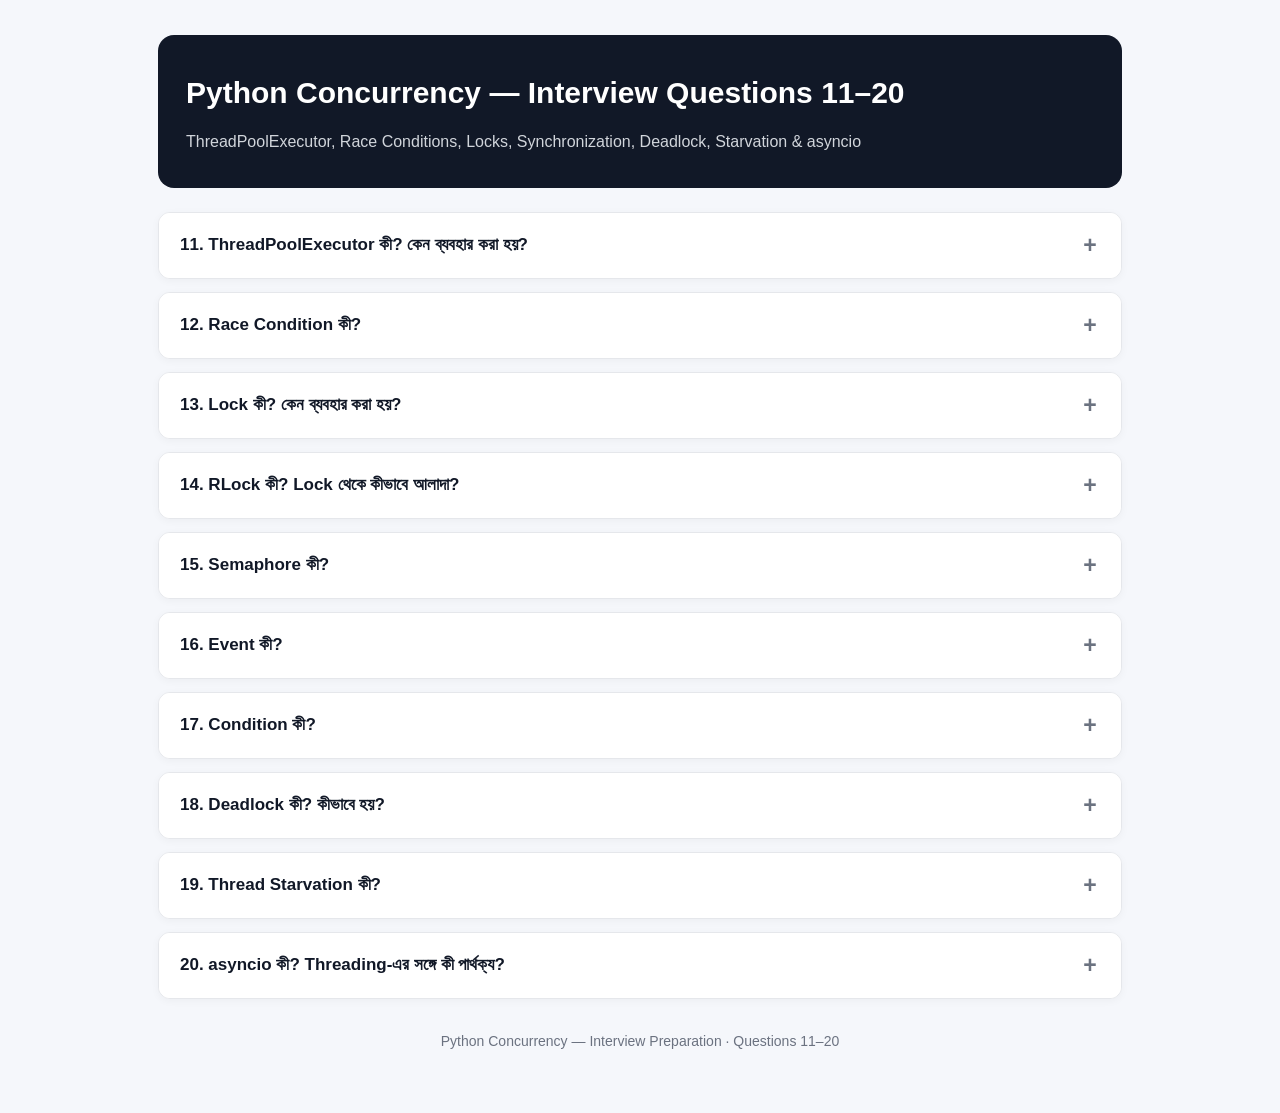
<file: pages/concurrency_and_parallelism/11_20.html>
<!DOCTYPE html>
<html lang="bn">
<head>
<meta charset="UTF-8">
<meta name="viewport" content="width=device-width, initial-scale=1.0">
<title>Python Concurrency — Interview Questions 11-20</title>
<style>
*{box-sizing:border-box}
body{
  margin:0;
  background:#f5f7fb;
  color:#1f2937;
  font-family:-apple-system,BlinkMacSystemFont,"Segoe UI",Arial,sans-serif;
  line-height:1.75;
}
.container{max-width:1000px;margin:auto;padding:35px 18px 60px}
header{
  background:#111827;color:#fff;border-radius:16px;padding:32px 28px;
  margin-bottom:24px;
}
header h1{margin:0 0 8px;font-size:30px}
header p{margin:0;color:#d1d5db}
.question{
  background:#fff;border:1px solid #e5e7eb;border-radius:12px;
  margin:13px 0;overflow:hidden;box-shadow:0 2px 8px rgba(0,0,0,.04)
}
.question button{
  width:100%;border:0;background:#fff;padding:19px 21px;text-align:left;
  cursor:pointer;font-size:17px;font-weight:700;color:#111827;
  display:flex;justify-content:space-between;align-items:center;gap:15px
}
.question button:hover{background:#f9fafb}
.icon{font-size:23px;color:#6b7280;min-width:20px;text-align:center}
.answer{display:none;padding:0 23px 25px;border-top:1px solid #eef0f3}
.answer.open{display:block}
.answer h3{margin:21px 0 8px;font-size:18px;color:#111827}
.answer p{margin:9px 0}
.answer ul,.answer ol{padding-left:25px}
.answer li{margin:5px 0}
.highlight{
  background:#f3f4f6;border-left:4px solid #6b7280;
  padding:12px 15px;margin:15px 0;border-radius:5px
}
.warning{
  background:#fff7ed;border-left:4px solid #f97316;
  padding:12px 15px;margin:15px 0;border-radius:5px
}
.compare{
  background:#f8fafc;border:1px solid #e5e7eb;
  padding:14px 16px;border-radius:8px;margin:14px 0
}
code{
  background:#eef2f7;padding:2px 6px;border-radius:4px;
  font-family:"SFMono-Regular",Consolas,"Liberation Mono",monospace
}
pre{
  background:#0b1220 !important;
  color:#e5e7eb !important;
  padding:18px !important;
  border-radius:9px;
  overflow-x:auto;
  margin:14px 0;
  border:1px solid #1f2937;
  box-shadow:inset 0 0 0 1px rgba(255,255,255,.03);
}
pre code{
  background:transparent !important;
  color:#e5e7eb !important;
  padding:0 !important;
  border-radius:0;
  font-size:14px;
  line-height:1.65;
}
.footer{text-align:center;color:#6b7280;margin-top:30px;font-size:14px}
strong{color:#111827}
</style>
</head>

<body>
<div class="container">

<header>
<h1>Python Concurrency — Interview Questions 11–20</h1>
<p>ThreadPoolExecutor, Race Conditions, Locks, Synchronization, Deadlock, Starvation & asyncio</p>
</header>

<!-- 11 -->
<div class="question">
<button onclick="toggleAnswer(11)">
<span>11. ThreadPoolExecutor কী? কেন ব্যবহার করা হয়?</span>
<span class="icon" id="icon-11">+</span>
</button>
<div class="answer" id="answer-11">

<h3>সংক্ষিপ্ত উত্তর</h3>
<p>
<code>ThreadPoolExecutor</code> হলো Python-এর <code>concurrent.futures</code> module-এর
একটি high-level API, যা একটি pool of worker threads তৈরি করে এবং submitted task-গুলো
সেই threads-এর মাধ্যমে execute করে।
</p>

<h3>কেন দরকার?</h3>
<p>
প্রতিটি কাজের জন্য manually <code>Thread()</code> তৈরি করলে thread creation, lifecycle
এবং cleanup manage করতে হয়। <code>ThreadPoolExecutor</code> এই management-এর বড় অংশ
নিজে handle করে।
</p>

<h3>Basic example</h3>

<pre><code>from concurrent.futures import ThreadPoolExecutor

def fetch_data(item):
    return f"Processed {item}"

with ThreadPoolExecutor(max_workers=4) as executor:
    results = list(executor.map(fetch_data, [1, 2, 3, 4, 5]))

print(results)</code></pre>

<h3>এখানে কী হচ্ছে?</h3>
<ol>
<li><code>ThreadPoolExecutor(max_workers=4)</code> সর্বোচ্চ ৪টি worker thread-এর pool তৈরি করে।</li>
<li><code>executor.map()</code> task-গুলো submit করে এবং result iterator দেয়।</li>
<li>Available worker threads task-গুলো execute করে।</li>
<li><code>with</code> block শেষ হলে executor shutdown করে এবং worker threads-এর cleanup করে।</li>
</ol>

<h3><code>submit()</code> এবং <code>Future</code></h3>

<pre><code>from concurrent.futures import ThreadPoolExecutor

def add(a, b):
    return a + b

with ThreadPoolExecutor(max_workers=2) as executor:
    future = executor.submit(add, 10, 20)

    result = future.result()

print(result)  # 30</code></pre>

<p>
<code>submit()</code> একটি <code>Future</code> object return করে। Future-এর মাধ্যমে
asynchronous task-এর result পরে পাওয়া যায়।
</p>

<ul>
<li><code>future.result()</code> result ready না হলে অপেক্ষা করে।</li>
<li><code>future.done()</code> task শেষ হয়েছে কি না জানায়।</li>
<li><code>future.cancel()</code> task এখনও শুরু না হলে cancel করার চেষ্টা করে।</li>
</ul>

<div class="highlight">
<strong>Interview line:</strong> ThreadPoolExecutor is a high-level abstraction for running
multiple tasks using a reusable pool of worker threads. It is particularly useful for
I/O-bound workloads.
</div>

<div class="warning">
<strong>Important:</strong> Traditional GIL-enabled CPython-এ ThreadPoolExecutor
CPU-bound pure-Python work-এর জন্য সাধারণত multi-core parallelism দেয় না।
</div>

</div>
</div>

<!-- 12 -->
<div class="question">
<button onclick="toggleAnswer(12)">
<span>12. Race Condition কী?</span>
<span class="icon" id="icon-12">+</span>
</button>
<div class="answer" id="answer-12">

<h3>সংক্ষিপ্ত উত্তর</h3>
<p>
<strong>Race condition</strong> হলো এমন একটি concurrency bug যেখানে program-এর
correctness বা result execution-এর timing/interleaving-এর উপর নির্ভর করে।
অর্থাৎ multiple threads একই shared state নিয়ে কাজ করার সময় কোন thread আগে
কোন operation করছে তার উপর result বদলে যেতে পারে।
</p>

<h3>সহজ উদাহরণ</h3>

<pre><code>counter = 0

def increment():
    global counter
    counter += 1</code></pre>

<p>
দেখতে <code>counter += 1</code> একটি single operation মনে হলেও shared mutable
state-এর ক্ষেত্রে এটি conceptually read → calculate → write ধরনের একাধিক step
জড়িত operation।
</p>

<p>
যদি দুইটি thread একই সময়ে একই value read করে এবং পরে দুটিই updated value write করে,
তাহলে একটি increment হারিয়ে যেতে পারে।
</p>

<h3>সমস্যাটি কী?</h3>

<div class="compare">
<p><strong>Expected:</strong> 2 threads × 1000 increments = 2000</p>
<p><strong>Possible problem:</strong> synchronization না থাকলে actual result নির্ভর করতে পারে thread interleaving-এর উপর।</p>
</div>

<h3>Solution</h3>
<p>
Shared critical section-এর access synchronize করতে <code>Lock</code> ব্যবহার করা যায়।
</p>

<pre><code>import threading

counter = 0
lock = threading.Lock()

def increment():
    global counter

    for _ in range(1000):
        with lock:
            counter += 1</code></pre>

<div class="highlight">
<strong>Interview line:</strong> A race condition occurs when multiple concurrent execution
paths access shared state and the final result depends on their timing or ordering.
</div>

</div>
</div>

<!-- 13 -->
<div class="question">
<button onclick="toggleAnswer(13)">
<span>13. Lock কী? কেন ব্যবহার করা হয়?</span>
<span class="icon" id="icon-13">+</span>
</button>
<div class="answer" id="answer-13">

<h3>সংক্ষিপ্ত উত্তর</h3>
<p>
<code>threading.Lock</code> হলো একটি mutual exclusion synchronization primitive।
এক সময়ে একটি thread lock acquire করে critical section-এ ঢুকতে পারে।
অন্য thread-গুলোকে lock release হওয়া পর্যন্ত অপেক্ষা করতে হয়।
</p>

<h3>Critical Section কী?</h3>
<p>
যে code অংশ shared resource/state access বা modify করে এবং concurrent execution-এর
সময় synchronization দরকার, সেটিকে <strong>critical section</strong> বলা হয়।
</p>

<pre><code>import threading

lock = threading.Lock()
counter = 0

def increment():
    global counter

    with lock:
        counter += 1</code></pre>

<h3><code>with lock</code> কেন ভালো?</h3>
<p>
<code>with lock:</code> ব্যবহার করলে block-এর শেষে lock automatically release হয়,
এমনকি block-এর ভিতরে exception হলেও। ফলে manual <code>acquire()</code>/<code>release()</code>
ব্যবহারের তুলনায় resource cleanup safer হয়।
</p>

<h3>Manual version</h3>

<pre><code>lock.acquire()
try:
    # critical section
    counter += 1
finally:
    lock.release()</code></pre>

<h3>Lock কী solve করে?</h3>
<ul>
<li>Shared mutable state-এর concurrent access synchronize করে।</li>
<li>Critical section-এ mutual exclusion দেয়।</li>
<li>Race condition prevent করতে সাহায্য করে।</li>
</ul>

<div class="warning">
<strong>Important:</strong> Lock ব্যবহার করলেই সব concurrency problem solve হয় না।
ভুল lock ordering বা lock ধরে রেখে অন্য resource-এর জন্য অপেক্ষা করলে deadlock তৈরি হতে পারে।
</div>

<div class="highlight">
<strong>Interview line:</strong> A Lock provides mutual exclusion so that only one thread
at a time can execute a protected critical section.
</div>

</div>
</div>

<!-- 14 -->
<div class="question">
<button onclick="toggleAnswer(14)">
<span>14. RLock কী? Lock থেকে কীভাবে আলাদা?</span>
<span class="icon" id="icon-14">+</span>
</button>
<div class="answer" id="answer-14">

<h3>সংক্ষিপ্ত উত্তর</h3>
<p>
<code>RLock</code> বা <strong>Reentrant Lock</strong> এমন একটি lock যা একই thread
একাধিকবার acquire করতে পারে, যতক্ষণ সেই thread প্রতিটি acquisition-এর জন্য
corresponding release করে।
</p>

<h3>Normal Lock-এর সমস্যা</h3>

<pre><code>import threading

lock = threading.Lock()

def outer():
    with lock:
        inner()

def inner():
    with lock:
        print("Hello")</code></pre>

<p>
যদি একই thread <code>outer()</code>-এ lock acquire করার পর <code>inner()</code>-এ
আবার একই non-reentrant Lock acquire করতে যায়, সেই thread নিজেই নিজের lock-এর জন্য
অপেক্ষা করতে পারে।
</p>

<h3>RLock দিয়ে</h3>

<pre><code>import threading

lock = threading.RLock()

def outer():
    with lock:
        inner()

def inner():
    with lock:
        print("Hello")</code></pre>

<p>
এখানে একই thread দ্বিতীয়বার lock acquire করতে পারে। RLock internally ownership
এবং recursion/acquisition count track করে।
</p>

<h3>মূল পার্থক্য</h3>
<ul>
<li><strong>Lock:</strong> সাধারণ mutual exclusion lock; একই thread পুনরায় acquire করলে সমস্যা হতে পারে।</li>
<li><strong>RLock:</strong> owning thread পুনরায় acquire করতে পারে।</li>
<li><strong>RLock:</strong> যতবার acquire করা হয়েছে, matching number of release দরকার।</li>
</ul>

<div class="highlight">
<strong>Interview line:</strong> RLock is useful when the same thread may need to acquire
the same lock recursively, such as nested method calls that use the same synchronization lock.
</div>

</div>
</div>

<!-- 15 -->
<div class="question">
<button onclick="toggleAnswer(15)">
<span>15. Semaphore কী?</span>
<span class="icon" id="icon-15">+</span>
</button>
<div class="answer" id="answer-15">

<h3>সংক্ষিপ্ত উত্তর</h3>
<p>
<code>Semaphore</code> হলো এমন একটি synchronization primitive যা একই সময়ে
একটি resource বা critical operation কতগুলো thread ব্যবহার করতে পারবে তার limit
নির্ধারণ করে।
</p>

<h3>Lock বনাম Semaphore</h3>
<div class="compare">
<p><strong>Lock:</strong> সাধারণভাবে এক সময়ে ১টি thread critical section-এ প্রবেশ করে।</p>
<p><strong>Semaphore:</strong> এক সময়ে নির্দিষ্ট সংখ্যক thread প্রবেশ করতে পারে।</p>
</div>

<h3>Example</h3>

<pre><code>import threading
import time

semaphore = threading.Semaphore(2)

def worker(name):
    with semaphore:
        print(name, "entered")
        time.sleep(2)
        print(name, "leaving")</code></pre>

<p>
এখানে semaphore value <code>2</code>, তাই একই সময়ে সর্বোচ্চ দুইটি thread
protected section-এ থাকতে পারে।
</p>

<h3>কোথায় ব্যবহার করা যায়?</h3>
<ul>
<li>Limited number of concurrent network operations</li>
<li>Connection/resource pool-এর concurrency limit</li>
<li>External service-এর উপর request limit রাখা</li>
<li>Limited capacity resource protect করা</li>
</ul>

<div class="highlight">
<strong>Interview line:</strong> A semaphore controls the number of threads that can
simultaneously access a resource or enter a protected section.
</div>

</div>
</div>

<!-- 16 -->
<div class="question">
<button onclick="toggleAnswer(16)">
<span>16. Event কী?</span>
<span class="icon" id="icon-16">+</span>
</button>
<div class="answer" id="answer-16">

<h3>সংক্ষিপ্ত উত্তর</h3>
<p>
<code>threading.Event</code> হলো thread synchronization-এর একটি signaling mechanism।
একটি thread event set করে অন্য thread-গুলোকে signal দিতে পারে যে কোনো condition
বা event ঘটেছে।
</p>

<h3>মূল methods</h3>
<ul>
<li><code>set()</code> → event flag set করে।</li>
<li><code>clear()</code> → event flag unset করে।</li>
<li><code>is_set()</code> → event set আছে কি না check করে।</li>
<li><code>wait()</code> → event set হওয়া পর্যন্ত অপেক্ষা করে।</li>
</ul>

<h3>Example</h3>

<pre><code>import threading
import time

event = threading.Event()

def worker():
    print("Waiting for signal...")
    event.wait()
    print("Signal received. Continuing.")

thread = threading.Thread(target=worker)
thread.start()

time.sleep(2)

print("Sending signal...")
event.set()

thread.join()</code></pre>

<h3>এখানে কী হচ্ছে?</h3>
<ol>
<li>Worker thread <code>event.wait()</code>-এ অপেক্ষা করে।</li>
<li>Main thread পরে <code>event.set()</code> call করে।</li>
<li>Event set হওয়ায় waiting thread continue করতে পারে।</li>
</ol>

<div class="highlight">
<strong>Interview line:</strong> Event is used when one or more threads need to wait
for a signal from another thread.
</div>

</div>
</div>

<!-- 17 -->
<div class="question">
<button onclick="toggleAnswer(17)">
<span>17. Condition কী?</span>
<span class="icon" id="icon-17">+</span>
</button>
<div class="answer" id="answer-17">

<h3>সংক্ষিপ্ত উত্তর</h3>
<p>
<code>threading.Condition</code> হলো এমন synchronization primitive যা thread-কে
কোনো shared state-এর একটি নির্দিষ্ট condition পূরণ না হওয়া পর্যন্ত wait করতে এবং
condition পরিবর্তন হলে অন্য thread-কে notify করতে দেয়।
</p>

<h3>Event-এর সঙ্গে সম্পর্ক</h3>
<p>
Condition সাধারণত একটি lock-এর সঙ্গে কাজ করে এবং shared state-এর condition
নিয়ে synchronization করার জন্য বেশি উপযোগী।
</p>

<h3>Producer-Consumer example</h3>

<pre><code>import threading

condition = threading.Condition()
items = []

def consumer():
    with condition:
        while not items:
            condition.wait()

        item = items.pop(0)
        print("Consumed:", item)

def producer():
    with condition:
        items.append("data")
        condition.notify()</code></pre>

<h3>এখানে কী হচ্ছে?</h3>
<ol>
<li>Consumer condition-এর lock acquire করে।</li>
<li>যদি <code>items</code> empty হয়, consumer <code>wait()</code> করে।</li>
<li><code>wait()</code> করার সময় Condition-এর associated lock release হয়।</li>
<li>Producer item add করে এবং <code>notify()</code> call করে।</li>
<li>Waiting consumer wake up হয়ে lock পুনরায় acquire করার চেষ্টা করে।</li>
<li>তারপর condition আবার check করে এবং কাজ continue করে।</li>
</ol>

<h3><code>while</code> কেন, <code>if</code> নয়?</h3>
<p>
Condition wait থেকে ফিরে আসার পর condition সত্যিই পূরণ হয়েছে কি না আবার check করা
best practice। কারণ wake-up-এর পর অন্য thread state পরিবর্তন করে দিতে পারে।
</p>

<div class="highlight">
<strong>Interview line:</strong> Condition allows threads to wait for a shared-state
condition and allows another thread to notify waiting threads when the state changes.
</div>

</div>
</div>

<!-- 18 -->
<div class="question">
<button onclick="toggleAnswer(18)">
<span>18. Deadlock কী? কীভাবে হয়?</span>
<span class="icon" id="icon-18">+</span>
</button>
<div class="answer" id="answer-18">

<h3>সংক্ষিপ্ত উত্তর</h3>
<p>
<strong>Deadlock</strong> হলো এমন অবস্থা যেখানে দুই বা ততোধিক thread/process
একে অপরের held resource release করার জন্য অপেক্ষা করতে থাকে এবং ফলে কেউই
আর progress করতে পারে না।
</p>

<h3>Classic example</h3>

<pre><code>import threading

lock_a = threading.Lock()
lock_b = threading.Lock()

def thread_one():
    with lock_a:
        with lock_b:
            print("Thread one")

def thread_two():
    with lock_b:
        with lock_a:
            print("Thread two")</code></pre>

<p>
একটি execution scenario-তে Thread One যদি <code>lock_a</code> ধরে
<code>lock_b</code>-এর জন্য অপেক্ষা করে এবং Thread Two যদি <code>lock_b</code> ধরে
<code>lock_a</code>-এর জন্য অপেক্ষা করে, তাহলে দুই thread একে অপরের জন্য অপেক্ষা
করতে পারে।
</p>

<h3>Deadlock-এর চারটি classic necessary conditions</h3>
<ol>
<li><strong>Mutual Exclusion:</strong> Resource একই সময়ে সীমিতভাবে একটি holder-এর জন্য available।</li>
<li><strong>Hold and Wait:</strong> একটি thread resource ধরে রেখে অন্য resource-এর জন্য অপেক্ষা করছে।</li>
<li><strong>No Preemption:</strong> Resource জোর করে holder-এর কাছ থেকে নেওয়া হচ্ছে না।</li>
<li><strong>Circular Wait:</strong> Thread/resource dependency-এর একটি cycle তৈরি হয়েছে।</li>
</ol>

<h3>Deadlock prevent করার উপায়</h3>
<ul>
<li>সব জায়গায় locks একই order-এ acquire করা।</li>
<li>একসাথে প্রয়োজনীয় locks acquire করার design ব্যবহার করা।</li>
<li>Lock ধরে রেখে দীর্ঘ blocking operation না করা।</li>
<li>প্রয়োজনে timeout-based acquisition ব্যবহার করা।</li>
<li>Lock hierarchy/design স্পষ্ট রাখা।</li>
</ul>

<pre><code>if lock_a.acquire(timeout=1):
    try:
        if lock_b.acquire(timeout=1):
            try:
                # work
                pass
            finally:
                lock_b.release()
    finally:
        lock_a.release()</code></pre>

<div class="highlight">
<strong>Interview line:</strong> Deadlock occurs when threads are permanently blocked
because each is waiting for a resource held by another.
</div>

</div>
</div>

<!-- 19 -->
<div class="question">
<button onclick="toggleAnswer(19)">
<span>19. Thread Starvation কী?</span>
<span class="icon" id="icon-19">+</span>
</button>
<div class="answer" id="answer-19">

<h3>সংক্ষিপ্ত উত্তর</h3>
<p>
<strong>Thread starvation</strong> হলো এমন অবস্থা যেখানে একটি thread দীর্ঘ সময়
প্রয়োজনীয় CPU time, lock বা অন্য resource access পায় না, কারণ অন্য thread-গুলো
বারবার সেই resource ব্যবহার করে বা scheduling-এর কারণে সেটি পিছিয়ে থাকে।
</p>

<h3>Deadlock থেকে পার্থক্য</h3>
<div class="compare">
<p><strong>Deadlock:</strong> Threads একে অপরের resource-এর জন্য এমনভাবে অপেক্ষা করে যে progress বন্ধ হয়ে যায়।</p>
<p><strong>Starvation:</strong> একটি thread দীর্ঘ সময় resource বা execution opportunity না পেলেও অন্য threads progress করতে থাকে।</p>
</div>

<h3>Lock-related starvation</h3>
<p>
ধরা যাক একটি shared lock নিয়ে অনেক threads প্রতিযোগিতা করছে। একটি thread বারবার
lock পাওয়ার সুযোগ হারালে সেটি দীর্ঘ সময় অপেক্ষা করতে পারে।
</p>

<h3>Starvation-এর কারণ</h3>
<ul>
<li>Unfair resource allocation</li>
<li>একটি thread বারবার resource দখল করা</li>
<li>অতিরিক্ত contention</li>
<li>Priority/scheduling imbalance</li>
<li>Long-running critical sections</li>
</ul>

<h3>কীভাবে কমানো যায়?</h3>
<ul>
<li>Critical section ছোট রাখা।</li>
<li>Lock ধরে রেখে unnecessary I/O না করা।</li>
<li>Fairness-sensitive design ব্যবহার করা।</li>
<li>Resource acquisition-এর timeout এবং retry strategy carefully design করা।</li>
<li>অতিরিক্ত contention কমানো।</li>
</ul>

<div class="highlight">
<strong>Interview line:</strong> Starvation means a thread is repeatedly or indefinitely
denied the CPU or a needed resource while other threads continue making progress.
</div>

</div>
</div>

<!-- 20 -->
<div class="question">
<button onclick="toggleAnswer(20)">
<span>20. asyncio কী? Threading-এর সঙ্গে কী পার্থক্য?</span>
<span class="icon" id="icon-20">+</span>
</button>
<div class="answer" id="answer-20">

<h3>সংক্ষিপ্ত উত্তর</h3>
<p>
<code>asyncio</code> হলো Python-এর asynchronous programming framework, যা
<code>async</code>/<code>await</code> এবং event loop ব্যবহার করে cooperative
concurrency support করে।
</p>

<p>
এটি বিশেষভাবে অনেক I/O-bound operation efficiently manage করার জন্য উপযোগী।
</p>

<h3>Basic example</h3>

<pre><code>import asyncio

async def fetch_data(name):
    print(f"Starting {name}")
    await asyncio.sleep(1)
    print(f"Finished {name}")
    return name

async def main():
    results = await asyncio.gather(
        fetch_data("A"),
        fetch_data("B"),
        fetch_data("C"),
    )

    print(results)

asyncio.run(main())</code></pre>

<h3>এখানে কী হচ্ছে?</h3>
<ol>
<li><code>async def</code> একটি coroutine function তৈরি করে।</li>
<li><code>await</code> asynchronous operation-এর জন্য অপেক্ষা করার সময় event loop-কে অন্য ready task চালানোর সুযোগ দেয়।</li>
<li><code>asyncio.gather()</code> একাধিক awaitable-এর concurrent execution coordinate করে।</li>
<li><code>asyncio.run()</code> event loop-এর মাধ্যমে <code>main()</code> coroutine চালায়।</li>
</ol>

<h3>Threading বনাম asyncio</h3>

<div class="compare">
<p><strong>Threading:</strong> Multiple OS-level threads ব্যবহার করে; blocking I/O API-এর সঙ্গে কাজ করার সময় সুবিধাজনক হতে পারে।</p>
<p><strong>asyncio:</strong> সাধারণত একটি event loop-এর মধ্যে cooperative concurrency ব্যবহার করে; async-compatible I/O library প্রয়োজন।</p>
</div>

<h3>asyncio কি parallelism?</h3>
<p>
না, <code>asyncio</code> নিজে CPU-bound Python code-কে multiple CPU core-এ
parallelভাবে execute করে না। এটি primarily concurrency model।
</p>

<p>
একটি coroutine যখন <code>await</code> করে এবং control event loop-এ ফেরত দেয়,
তখন event loop অন্য ready coroutine চালাতে পারে।
</p>

<h3>CPU-bound কাজ asyncio-তে?</h3>
<p>
CPU-bound কাজ event loop-কে block করলে অন্য async tasks-ও progress করতে পারে না।
CPU-heavy কাজের জন্য multiprocessing বা appropriate executor/worker strategy
ব্যবহার করা হয়।
</p>

<h3>asyncio বনাম ThreadPoolExecutor</h3>
<ul>
<li><strong>asyncio:</strong> async-native I/O workload-এর জন্য efficient concurrency model।</li>
<li><strong>ThreadPoolExecutor:</strong> blocking/synchronous function-কে worker thread-এ চালানোর জন্য useful।</li>
<li>Async application-এ blocking function event loop-এ সরাসরি চালালে event loop block হতে পারে। সেই ক্ষেত্রে thread executor ব্যবহার করা যায়।</li>
</ul>

<pre><code>import asyncio
from concurrent.futures import ThreadPoolExecutor

def blocking_work():
    # blocking synchronous operation
    return "done"

async def main():
    loop = asyncio.get_running_loop()

    with ThreadPoolExecutor(max_workers=2) as executor:
        result = await loop.run_in_executor(
            executor,
            blocking_work
        )

    print(result)

asyncio.run(main())</code></pre>

<div class="highlight">
<strong>Interview line:</strong> asyncio provides cooperative concurrency using an event
loop and async/await, making it well suited to high-concurrency I/O-bound applications.
It does not by itself provide CPU parallelism.
</div>

<div class="warning">
<strong>Important:</strong> Asyncio works best when the operations being awaited are
actually asynchronous/non-blocking. A blocking synchronous call inside an async function
can block the event loop.
</div>

</div>
</div>

<div class="footer">
Python Concurrency — Interview Preparation · Questions 11–20
</div>

</div>

<script>
function toggleAnswer(id){
  const answer=document.getElementById("answer-"+id);
  const icon=document.getElementById("icon-"+id);
  const isOpen=answer.classList.contains("open");
  answer.classList.toggle("open");
  icon.textContent=isOpen?"+":"−";
}
</script>

</body>
</html>
</file>
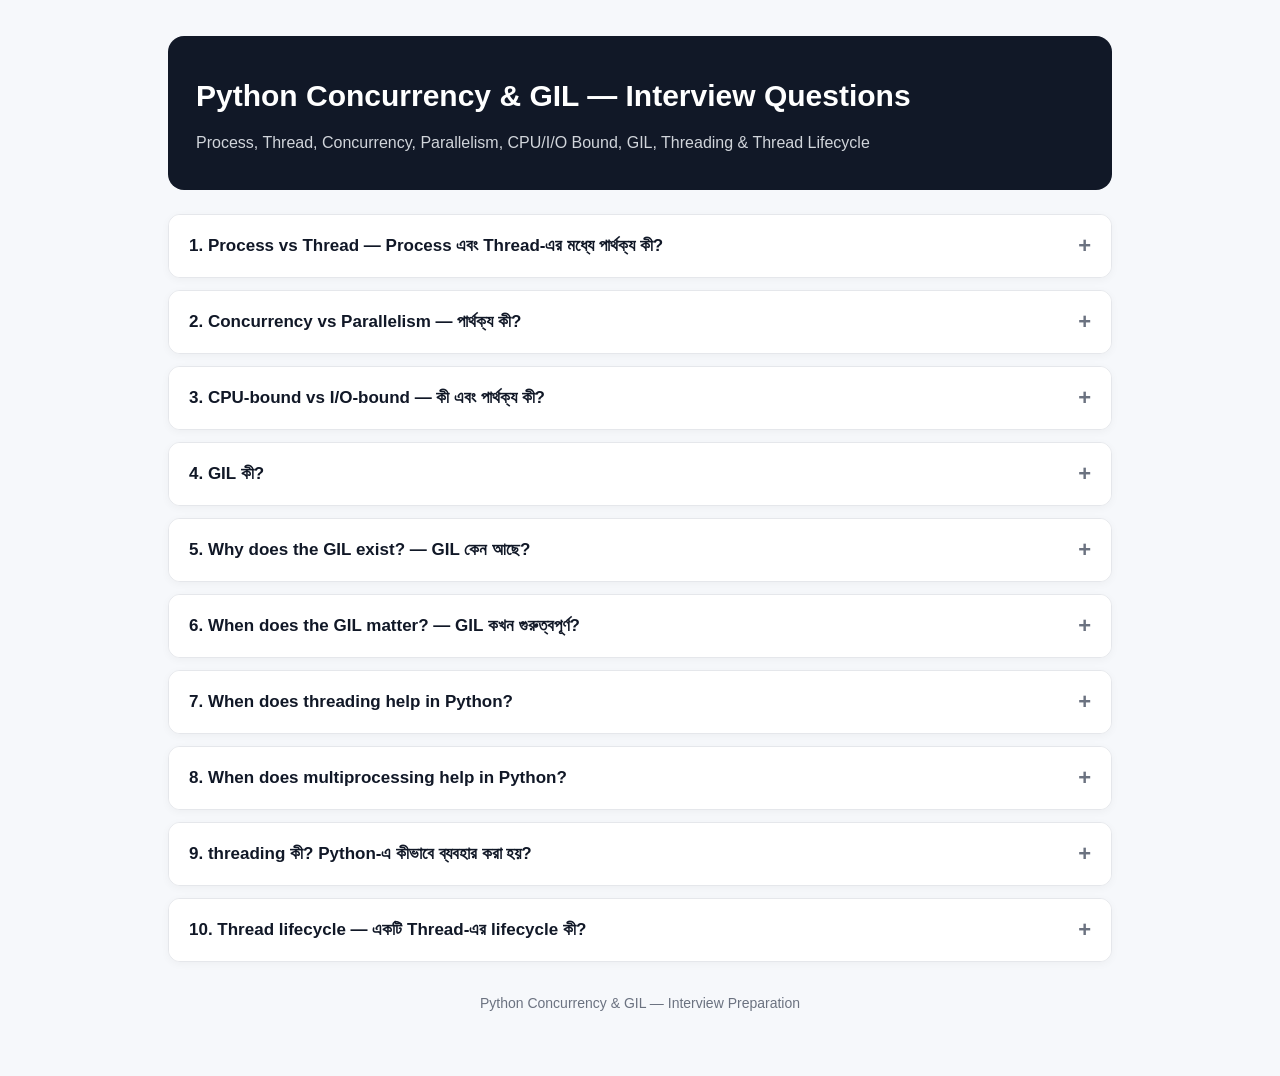
<file: pages/concurrency_and_parallelism/1_10.html>
<!DOCTYPE html>
<html lang="bn">
<head>
  <meta charset="UTF-8">
  <meta name="viewport" content="width=device-width, initial-scale=1.0">
  <title>Python Concurrency & GIL — Interview Questions</title>
  <style>
    * { box-sizing: border-box; }
    body {
      margin: 0;
      font-family: -apple-system, BlinkMacSystemFont, "Segoe UI", Arial, sans-serif;
      background: #f6f8fb;
      color: #1f2937;
      line-height: 1.7;
    }
    .container {
      max-width: 980px;
      margin: 0 auto;
      padding: 36px 18px 60px;
    }
    header {
      background: #111827;
      color: white;
      padding: 34px 28px;
      border-radius: 16px;
      margin-bottom: 24px;
    }
    header h1 {
      margin: 0 0 8px;
      font-size: 30px;
    }
    header p {
      margin: 0;
      color: #d1d5db;
    }
    .question {
      background: white;
      border: 1px solid #e5e7eb;
      border-radius: 12px;
      margin: 12px 0;
      overflow: hidden;
      box-shadow: 0 2px 8px rgba(0,0,0,.04);
    }
    .question button {
      width: 100%;
      border: 0;
      background: white;
      padding: 18px 20px;
      text-align: left;
      cursor: pointer;
      font-size: 17px;
      font-weight: 700;
      color: #111827;
      display: flex;
      justify-content: space-between;
      align-items: center;
      gap: 15px;
    }
    .question button:hover { background: #f9fafb; }
    .icon {
      font-size: 22px;
      color: #6b7280;
      flex-shrink: 0;
    }
    .answer {
      display: none;
      padding: 0 22px 22px;
      border-top: 1px solid #eef0f3;
    }
    .answer.open { display: block; }
    .answer h3 {
      margin: 20px 0 8px;
      font-size: 17px;
      color: #111827;
    }
    .answer p { margin: 8px 0; }
    .answer ul, .answer ol { padding-left: 24px; }
    .highlight {
      background: #f3f4f6;
      border-left: 4px solid #6b7280;
      padding: 10px 14px;
      margin: 12px 0;
      border-radius: 4px;
    }
    code {
      background: #f3f4f6;
      padding: 2px 5px;
      border-radius: 4px;
      font-family: "SFMono-Regular", Consolas, monospace;
    }
    pre {
      background: lightblue;
      color: black;
      padding: 16px;
      border-radius: 8px;
      overflow-x: auto;
    }
    .tag {
      display: inline-block;
      background: #eef2ff;
      color: #3730a3;
      padding: 2px 8px;
      border-radius: 999px;
      font-size: 13px;
      margin: 2px 4px 2px 0;
    }
    .footer {
      text-align: center;
      color: #6b7280;
      margin-top: 30px;
      font-size: 14px;
    }
    strong { color: #111827; }
  </style>
</head>

<body>
<div class="container">

  <header>
    <h1>Python Concurrency & GIL — Interview Questions</h1>
    <p>Process, Thread, Concurrency, Parallelism, CPU/I/O Bound, GIL, Threading & Thread Lifecycle</p>
  </header>

  <div class="question">
    <button onclick="toggleAnswer(1)">
      <span>1. Process vs Thread — Process এবং Thread-এর মধ্যে পার্থক্য কী?</span>
      <span class="icon" id="icon-1">+</span>
    </button>
    <div class="answer" id="answer-1">
      <h3>সংক্ষিপ্ত উত্তর</h3>
      <p>
        <strong>Process</strong> হলো operating system-এর একটি independent execution unit যার
        নিজস্ব virtual address space থাকে। <strong>Thread</strong> হলো একটি process-এর ভিতরের
        execution path; একই process-এর threads সাধারণত একই memory space share করে।
      </p>

      <h3>মূল পার্থক্য</h3>
      <ul>
        <li><strong>Memory:</strong> আলাদা process-এর memory space আলাদা। একই process-এর threads memory space share করে।</li>
        <li><strong>Communication:</strong> Process-এর মধ্যে communication-এর জন্য IPC যেমন Pipe, Queue, Socket বা shared memory দরকার। Threads shared memory ব্যবহার করে তুলনামূলক সহজে data share করতে পারে।</li>
        <li><strong>Isolation:</strong> Process বেশি isolated; একটি process crash করলে সাধারণত অন্য process সরাসরি একই address space-এর corruption-এর শিকার হয় না।</li>
        <li><strong>Creation/Context switching:</strong> সাধারণভাবে process-এর overhead thread-এর চেয়ে বেশি।</li>
        <li><strong>CPU parallelism in CPython:</strong> GIL থাকা CPython-এ সাধারণ Python bytecode-এর CPU-bound execution-এর জন্য multiple threads একই সময়ে একাধিক CPU core-এ execute করতে পারে না। Multiple processes আলাদা interpreter process হওয়ায় CPU-bound work parallelভাবে চালানো যায়।</li>
      </ul>

      <div class="highlight">
        <strong>Interview line:</strong> Process provides isolation with a separate address space; threads are lighter execution units inside a process and normally share that process's memory.
      </div>
    </div>
  </div>

  <div class="question">
    <button onclick="toggleAnswer(2)">
      <span>2. Concurrency vs Parallelism — পার্থক্য কী?</span>
      <span class="icon" id="icon-2">+</span>
    </button>
    <div class="answer" id="answer-2">
      <h3>সংক্ষিপ্ত উত্তর</h3>
      <p>
        <strong>Concurrency</strong> হলো একাধিক task-এর progress একই সময়ে manage করা।
        <strong>Parallelism</strong> হলো একাধিক task সত্যিই একই সময়ে multiple execution resource-এ execute হওয়া।
      </p>

      <h3>সহজভাবে</h3>
      <ul>
        <li><strong>Concurrency:</strong> “একাধিক কাজের মধ্যে execution এগিয়ে নেওয়া।”</li>
        <li><strong>Parallelism:</strong> “একাধিক কাজ একই মুহূর্তে execute করা।”</li>
      </ul>

      <h3>উদাহরণ</h3>
      <p>
        একটি CPU যদি task A কিছু সময় execute করে, তারপর task B-তে switch করে, আবার A-তে ফিরে আসে,
        তাহলে concurrency আছে; কিন্তু একই সময়ে A এবং B execute হচ্ছে না।
      </p>
      <p>
        দুইটি CPU core-এ task A এবং task B একই সময়ে execute হলে সেটি parallelism।
      </p>

      <div class="highlight">
        <strong>Important:</strong> Concurrency does not necessarily mean parallel execution.
        Parallelism is one way concurrency can be achieved when multiple execution resources are available.
      </div>
    </div>
  </div>

  <div class="question">
    <button onclick="toggleAnswer(3)">
      <span>3. CPU-bound vs I/O-bound — কী এবং পার্থক্য কী?</span>
      <span class="icon" id="icon-3">+</span>
    </button>
    <div class="answer" id="answer-3">
      <h3>CPU-bound</h3>
      <p>
        যে কাজের execution time-এর বড় অংশ CPU computation-এর জন্য ব্যয় হয়, সেটি
        <strong>CPU-bound</strong>।
      </p>
      <p>উদাহরণ: বড় numerical calculation, image processing, compression, complex data processing।</p>

      <h3>I/O-bound</h3>
      <p>
        যে কাজের execution time-এর বড় অংশ input/output operation-এর জন্য অপেক্ষায় ব্যয় হয়,
        সেটি <strong>I/O-bound</strong>।
      </p>
      <p>উদাহরণ: network request, database query, file read/write, external API call।</p>

      <h3>Python-এ কেন গুরুত্বপূর্ণ?</h3>
      <ul>
        <li><strong>CPU-bound:</strong> GIL থাকা CPython-এ CPU-bound Python code-এর জন্য threads সাধারণত CPU parallelism দেয় না; multiprocessing বেশি উপযোগী।</li>
        <li><strong>I/O-bound:</strong> একটি thread I/O-এর জন্য অপেক্ষা করার সময় অন্য thread Python code execute করতে পারে; তাই threading I/O-bound workload-এ উপকারী হতে পারে।</li>
      </ul>

      <div class="highlight">
        <strong>Shortcut:</strong> CPU-bound → computation-heavy → multiprocessing often helps.
        I/O-bound → waiting-heavy → threading or async I/O can help.
      </div>
    </div>
  </div>

  <div class="question">
    <button onclick="toggleAnswer(4)">
      <span>4. GIL কী?</span>
      <span class="icon" id="icon-4">+</span>
    </button>
    <div class="answer" id="answer-4">
      <h3>সংক্ষিপ্ত উত্তর</h3>
      <p>
        <strong>GIL (Global Interpreter Lock)</strong> হলো CPython interpreter-এর একটি synchronization
        mechanism, যা সাধারণ Python bytecode execution-এর ক্ষেত্রে একই process-এ একই সময়ে
        একাধিক thread-কে Python interpreter state-এ একসাথে execute করতে বাধা দেয়।
      </p>

      <p>
        তাই GIL থাকা CPython-এ CPU-bound pure-Python code-এর ক্ষেত্রে একাধিক thread সাধারণত
        একাধিক CPU core-এর full parallel execution পায় না।
      </p>

      <h3>গুরুত্বপূর্ণ nuance</h3>
      <p>
        GIL মানে “এক সময়ে পুরো application-এ শুধু একটি thread exist করতে পারে” নয়।
        অনেক thread একই process-এ exist করতে পারে; কিন্তু GIL থাকা অবস্থায় সাধারণ Python
        bytecode execution-এর relevant অংশে এক সময়ে একটি thread GIL ধরে এগোয়।
      </p>

      <div class="highlight">
        <strong>Modern Python note:</strong> CPython 3.13 থেকে free-threaded CPython build-এর
        experimental support এসেছে, যেখানে GIL disable করা যায়। পরবর্তী Python releases-এ
        এই capability আরও উন্নত হয়েছে। তবে standard/default CPython build-কে ধরে সাধারণ
        interview discussion-এ GIL-এর traditional behavior ব্যাখ্যা করা হয়।
      </div>
    </div>
  </div>

  <div class="question">
    <button onclick="toggleAnswer(5)">
      <span>5. Why does the GIL exist? — GIL কেন আছে?</span>
      <span class="icon" id="icon-5">+</span>
    </button>
    <div class="answer" id="answer-5">
      <h3>মূল কারণ</h3>
      <p>
        CPython-এর মূল implementation-এর design-এ memory management এবং interpreter internals
        thread-safe রাখা সহজ করার জন্য GIL গুরুত্বপূর্ণ ভূমিকা পালন করেছে।
      </p>

      <h3>Reference counting-এর সঙ্গে সম্পর্ক</h3>
      <p>
        CPython ঐতিহাসিকভাবে reference counting ব্যবহার করে object-এর lifetime manage করে।
        একাধিক thread একই object-এর reference count একই সময়ে পরিবর্তন করলে race condition-এর
        ঝুঁকি তৈরি হয়।
      </p>

      <p>
        GIL interpreter-level synchronization-এর একটি বড় অংশ সহজ করে, ফলে CPython-এর
        object model ও C extension ecosystem-এর অনেক অংশ তুলনামূলকভাবে সহজ design-এ
        পরিচালিত হয়েছে।
      </p>

      <h3>Interview answer</h3>
      <div class="highlight">
        GIL was introduced in CPython primarily to simplify thread safety of the interpreter
        and its memory-management model, especially around reference counting. The trade-off
        is that threads cannot execute Python bytecode in true parallelism under the traditional GIL.
      </div>

      <p>
        <strong>Important:</strong> GIL শুধু “reference counting-এর জন্য” নয়। CPython-এর
        interpreter implementation, C API এবং historical extension ecosystem-এর design-এর
        সঙ্গেও এর সম্পর্ক আছে।
      </p>
    </div>
  </div>

  <div class="question">
    <button onclick="toggleAnswer(6)">
      <span>6. When does the GIL matter? — GIL কখন গুরুত্বপূর্ণ?</span>
      <span class="icon" id="icon-6">+</span>
    </button>
    <div class="answer" id="answer-6">
      <h3>GIL সবচেয়ে বেশি গুরুত্বপূর্ণ</h3>
      <ul>
        <li>CPython-এর traditional GIL-enabled build ব্যবহার করা হচ্ছে।</li>
        <li>একাধিক threads আছে।</li>
        <li>Threads CPU-bound Python bytecode execute করছে।</li>
        <li>Application multiple CPU cores ব্যবহার করে CPU-bound Python work parallel করতে চায়।</li>
      </ul>

      <h3>GIL কম গুরুত্বপূর্ণ বা অন্যভাবে প্রভাব ফেলে</h3>
      <ul>
        <li>I/O-bound workload-এ thread I/O-এর জন্য অপেক্ষা করার সময় অন্য thread এগোতে পারে।</li>
        <li>কিছু native extension GIL release করে expensive native computation চালাতে পারে।</li>
        <li>Multiprocessing-এ প্রতিটি process-এর আলাদা Python interpreter থাকে, তাই একটি process-এর GIL অন্য process-কে একইভাবে block করে না।</li>
        <li>Free-threaded CPython build-এ GIL disabled থাকতে পারে, তাই traditional GIL limitation প্রযোজ্য নয়।</li>
      </ul>

      <div class="highlight">
        <strong>Interview shortcut:</strong> GIL matters most when multiple threads are trying to
        execute CPU-bound Python code in a traditional GIL-enabled CPython build.
      </div>
    </div>
  </div>

  <div class="question">
    <button onclick="toggleAnswer(7)">
      <span>7. When does threading help in Python?</span>
      <span class="icon" id="icon-7">+</span>
    </button>
    <div class="answer" id="answer-7">
      <h3>Threading I/O-bound workload-এ বেশি উপকারী</h3>
      <p>
        Threading ব্যবহার করে একাধিক I/O operation overlap করা যায়। একটি thread যখন network,
        database, file বা অন্য blocking I/O-এর জন্য অপেক্ষা করছে, তখন অন্য thread কাজ করতে পারে।
      </p>

      <h3>উদাহরণ</h3>
      <ul>
        <li>একাধিক HTTP API request</li>
        <li>একাধিক file operation</li>
        <li>Database/network I/O</li>
        <li>Blocking third-party library ব্যবহার করা</li>
      </ul>

      <h3>কখন threading ideal নয়?</h3>
      <p>
        Traditional GIL-enabled CPython-এ pure-Python CPU-bound task parallel করার জন্য
        threading সাধারণত উপযুক্ত নয়। সেই ক্ষেত্রে multiprocessing বা workload অনুযায়ী
        অন্য concurrency approach বিবেচনা করা হয়।
      </p>

      <div class="highlight">
        <strong>Example:</strong> 100টি independent HTTP request sequentially করার বদলে
        একাধিক thread দিয়ে request-গুলো overlap করলে waiting time কমানো যায়।
      </div>
    </div>
  </div>

  <div class="question">
    <button onclick="toggleAnswer(8)">
      <span>8. When does multiprocessing help in Python?</span>
      <span class="icon" id="icon-8">+</span>
    </button>
    <div class="answer" id="answer-8">
      <h3>CPU-bound workload-এ multiprocessing গুরুত্বপূর্ণ</h3>
      <p>
        Multiprocessing একাধিক independent process তৈরি করে। প্রতিটি process-এর নিজস্ব
        Python interpreter এবং memory space থাকে। Traditional GIL-enabled CPython-এ
        এটি multiple CPU cores-এ CPU-bound Python computation parallelভাবে চালাতে সাহায্য করে।
      </p>

      <h3>উদাহরণ</h3>
      <ul>
        <li>Large numerical computation</li>
        <li>CPU-heavy data transformation</li>
        <li>CPU-heavy image processing</li>
        <li>Independent batch processing</li>
      </ul>

      <h3>Trade-off</h3>
      <ul>
        <li>Process creation এবং management-এর overhead বেশি।</li>
        <li>Processes সাধারণত memory share করে না।</li>
        <li>Data exchange-এর জন্য IPC বা serialization দরকার হতে পারে।</li>
        <li>একটি shared mutable state design করা threads-এর তুলনায় জটিল হতে পারে।</li>
      </ul>

      <div class="highlight">
        <strong>Interview line:</strong> For CPU-bound Python work under traditional CPython,
        multiprocessing can achieve real CPU parallelism because each process has its own interpreter and GIL.
      </div>
    </div>
  </div>

  <div class="question">
    <button onclick="toggleAnswer(9)">
      <span>9. threading কী? Python-এ কীভাবে ব্যবহার করা হয়?</span>
      <span class="icon" id="icon-9">+</span>
    </button>
    <div class="answer" id="answer-9">
      <h3>সংক্ষিপ্ত উত্তর</h3>
      <p>
        Python-এর <code>threading</code> module একই process-এর মধ্যে multiple threads তৈরি
        এবং manage করার standard API দেয়।
      </p>

      <h3>Basic example</h3>
      <pre><code>import threading

def worker():
    print("Worker is running")

thread = threading.Thread(target=worker)

thread.start()
thread.join()

print("Done")</code></pre>

      <h3>এখানে কী হচ্ছে?</h3>
      <ol>
        <li><code>Thread(...)</code> একটি thread object তৈরি করে।</li>
        <li><code>start()</code> thread-এর execution শুরু করার জন্য OS/Python runtime-এর কাছে scheduling শুরু করে।</li>
        <li>Thread-এর target function হিসেবে <code>worker()</code> নির্ধারিত।</li>
        <li><code>join()</code> calling thread-কে অপেক্ষা করায় যতক্ষণ target thread শেষ না হয়।</li>
      </ol>

      <h3>Shared memory-এর সতর্কতা</h3>
      <p>
        একই process-এর threads shared objects access করতে পারে। তাই shared mutable state-এ
        race condition হতে পারে। প্রয়োজন অনুযায়ী <code>Lock</code>, <code>RLock</code>,
        <code>Semaphore</code>, <code>Event</code> বা <code>Condition</code> ব্যবহার করা হয়।
      </p>

      <div class="highlight">
        <strong>Important:</strong> threading concurrency দিতে পারে, কিন্তু traditional
        GIL-enabled CPython-এ CPU-bound Python bytecode-এর জন্য এটি সাধারণত multi-core
        CPU parallelism দেয় না।
      </div>
    </div>
  </div>

  <div class="question">
    <button onclick="toggleAnswer(10)">
      <span>10. Thread lifecycle — একটি Thread-এর lifecycle কী?</span>
      <span class="icon" id="icon-10">+</span>
    </button>
    <div class="answer" id="answer-10">
      <h3>Conceptual lifecycle</h3>
      <ol>
        <li><strong>New / Created:</strong> <code>Thread</code> object তৈরি হয়েছে, কিন্তু <code>start()</code> এখনও call হয়নি।</li>
        <li><strong>Runnable / Ready:</strong> <code>start()</code> call হয়েছে এবং thread execution-এর জন্য eligible।</li>
        <li><strong>Running:</strong> scheduler thread-টিকে CPU execution দিচ্ছে।</li>
        <li><strong>Waiting / Blocked:</strong> thread lock, I/O, event, condition বা অন্য synchronization/resource-এর জন্য অপেক্ষা করতে পারে।</li>
        <li><strong>Terminated:</strong> target function শেষ হয়েছে; thread-এর execution শেষ।</li>
      </ol>

      <h3>Python example</h3>
      <pre><code>import threading
import time

def worker():
    time.sleep(1)
    print("Worker finished")

t = threading.Thread(target=worker)

# New / Created
t.start()

# Started; worker may be running or waiting
t.join()

# Terminated
print("Thread finished")</code></pre>

      <h3>একটি গুরুত্বপূর্ণ correction</h3>
      <p>
        এগুলো <strong>conceptual lifecycle states</strong>। Python-এর
        <code>threading.Thread</code> API Java-এর মতো formal public state enum দেয় না।
        Python-এ <code>is_alive()</code>, <code>start()</code>, <code>join()</code> ইত্যাদি
        API দিয়ে thread-এর lifecycle manage করা হয়।
      </p>

      <h3>আরও গুরুত্বপূর্ণ</h3>
      <ul>
        <li><code>start()</code> একটি Thread object-এর জন্য একবারই call করা যায়।</li>
        <li>Thread শেষ হয়ে গেলে একই Thread object আবার <code>start()</code> করা যায় না।</li>
        <li><code>join()</code> calling thread-কে target thread শেষ হওয়া পর্যন্ত অপেক্ষা করায়।</li>
        <li><code>daemon=True</code> হলে process-এর non-daemon threads শেষ হয়ে গেলে daemon thread process shutdown-এর সময় চলতে থাকা অবস্থায় থাকতে পারে এবং program shutdown-এ অপেক্ষা করে না।</li>
      </ul>

      <div class="highlight">
        <strong>Interview line:</strong> A thread is created, started, becomes eligible for execution,
        may run or wait/block, and eventually terminates when its target function finishes.
      </div>
    </div>
  </div>

  <div class="footer">
    Python Concurrency & GIL — Interview Preparation
  </div>

</div>

<script>
function toggleAnswer(id) {
  const answer = document.getElementById("answer-" + id);
  const icon = document.getElementById("icon-" + id);

  const isOpen = answer.classList.contains("open");

  answer.classList.toggle("open");
  icon.textContent = isOpen ? "+" : "−";
}
</script>

</body>
</html>
</file>
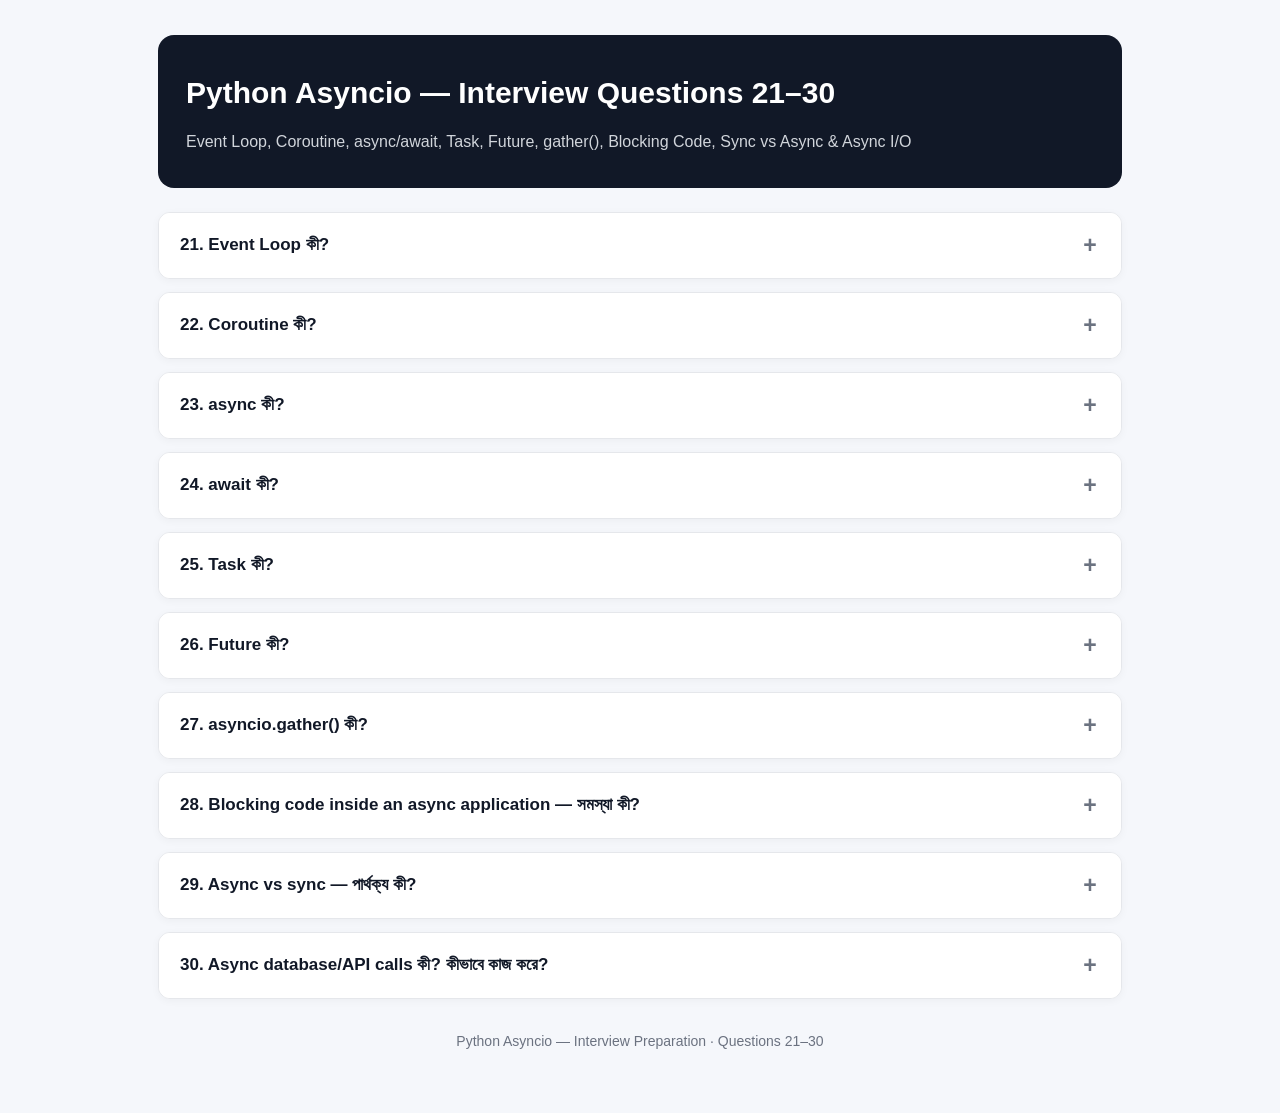
<file: pages/concurrency_and_parallelism/21_30.html>
<!DOCTYPE html>
<html lang="bn">
<head>
<meta charset="UTF-8">
<meta name="viewport" content="width=device-width, initial-scale=1.0">
<title>Python Asyncio — Interview Questions 21-30</title>
<style>
*{box-sizing:border-box}
body{margin:0;background:#f5f7fb;color:#1f2937;font-family:-apple-system,BlinkMacSystemFont,"Segoe UI",Arial,sans-serif;line-height:1.75}
.container{max-width:1000px;margin:auto;padding:35px 18px 60px}
header{background:#111827;color:#fff;border-radius:16px;padding:32px 28px;margin-bottom:24px}
header h1{margin:0 0 8px;font-size:30px} header p{margin:0;color:#d1d5db}
.question{background:#fff;border:1px solid #e5e7eb;border-radius:12px;margin:13px 0;overflow:hidden;box-shadow:0 2px 8px rgba(0,0,0,.04)}
.question button{width:100%;border:0;background:#fff;padding:19px 21px;text-align:left;cursor:pointer;font-size:17px;font-weight:700;color:#111827;display:flex;justify-content:space-between;align-items:center;gap:15px}
.question button:hover{background:#f9fafb}
.icon{font-size:23px;color:#6b7280;min-width:20px;text-align:center}
.answer{display:none;padding:0 23px 25px;border-top:1px solid #eef0f3} .answer.open{display:block}
.answer h3{margin:21px 0 8px;font-size:18px;color:#111827} .answer p{margin:9px 0}
.answer ul,.answer ol{padding-left:25px} .answer li{margin:5px 0}
.highlight{background:#f3f4f6;border-left:4px solid #6b7280;padding:12px 15px;margin:15px 0;border-radius:5px}
.warning{background:#fff7ed;border-left:4px solid #f97316;padding:12px 15px;margin:15px 0;border-radius:5px}
.compare{background:#f8fafc;border:1px solid #e5e7eb;padding:14px 16px;border-radius:8px;margin:14px 0}
.flow{background:#f8fafc;border:1px solid #e5e7eb;padding:15px 18px;border-radius:8px;margin:14px 0;font-family:"SFMono-Regular",Consolas,monospace}
code{background:#eef2f7;padding:2px 6px;border-radius:4px;font-family:"SFMono-Regular",Consolas,"Liberation Mono",monospace}
pre{background:#0b1220!important;color:#e5e7eb!important;padding:18px!important;border-radius:9px;overflow-x:auto;margin:14px 0;border:1px solid #1f2937;box-shadow:inset 0 0 0 1px rgba(255,255,255,.03)}
pre code{background:transparent!important;color:#e5e7eb!important;padding:0!important;border-radius:0;font-size:14px;line-height:1.65}
.footer{text-align:center;color:#6b7280;margin-top:30px;font-size:14px} strong{color:#111827}
</style>
</head>
<body><div class="container">
<header><h1>Python Asyncio — Interview Questions 21–30</h1><p>Event Loop, Coroutine, async/await, Task, Future, gather(), Blocking Code, Sync vs Async & Async I/O</p></header>
<div class="question">
<button onclick="toggleAnswer(21)"><span>21. Event Loop কী?</span><span class="icon" id="icon-21">+</span></button>
<div class="answer" id="answer-21">
<h3>সংক্ষিপ্ত উত্তর</h3>
<p><strong>Event Loop</strong> হলো <code>asyncio</code>-এর মূল execution mechanism, যা asynchronous tasks ও callbacks schedule করে এবং I/O-এর জন্য অপেক্ষার সময় অন্য ready কাজ চালাতে পারে।</p>
<h3>সহজভাবে</h3>
<p>একটি async application-এ অনেক coroutine থাকতে পারে। Event loop ঠিক করে কোন কাজ এখন চালানো যাবে এবং কোন কাজ I/O-এর জন্য অপেক্ষা করছে।</p>
<div class="flow">Coroutine A → await I/O → অপেক্ষা<br>↓<br>Event Loop → Coroutine B চালায়<br>↓<br>Coroutine B → await I/O → অপেক্ষা<br>↓<br>Event Loop → A-এর I/O complete হলে A resume করে</div>
<h3>Example</h3>
<pre><code>import asyncio

async def main():
    print("Hello")
    await asyncio.sleep(1)
    print("World")

asyncio.run(main())</code></pre>
<p><code>asyncio.run(main())</code> সাধারণভাবে event loop চালিয়ে <code>main()</code> coroutine execute করে এবং শেষে loop বন্ধ করে।</p>
<h3>Event Loop কী করে?</h3>
<ul><li>Coroutine/task schedule করে।</li><li>Ready callbacks ও tasks চালায়।</li><li>Async I/O completion-এর জন্য অপেক্ষা করে।</li><li><code>await</code>-এর কারণে current coroutine suspend হলে অন্য ready কাজ চালাতে পারে।</li></ul>
<div class="warning"><strong>Important:</strong> Event loop নিজে CPU-bound code-কে multiple CPU core-এ parallelভাবে execute করে না। দীর্ঘ CPU-bound synchronous code event loop block করতে পারে।</div>
<div class="highlight"><strong>Interview line:</strong> The event loop is the core execution mechanism of asyncio that schedules asynchronous tasks and handles I/O readiness so multiple I/O-bound operations can make progress cooperatively.</div>
</div>
</div><div class="question">
<button onclick="toggleAnswer(22)"><span>22. Coroutine কী?</span><span class="icon" id="icon-22">+</span></button>
<div class="answer" id="answer-22">
<h3>সংক্ষিপ্ত উত্তর</h3>
<p><code>async def</code> দিয়ে defined function call করলে সাধারণ function-এর মতো সরাসরি result পাওয়া যায় না; এটি একটি <strong>coroutine object</strong> তৈরি করে। Coroutine object asynchronous execution-এর জন্য awaitable।</p>
<h3>Example</h3>
<pre><code>import asyncio

async def fetch_data():
    await asyncio.sleep(1)
    return "data"

coro = fetch_data()

result = asyncio.run(coro)
print(result)</code></pre>
<p><code>fetch_data()</code> call করলে একটি coroutine object তৈরি হয়। Event loop-এর মাধ্যমে coroutine চালানো যায়।</p>
<h3>মূল বৈশিষ্ট্য</h3>
<ul><li><code>async def</code> একটি coroutine function define করে।</li><li>Call করলে coroutine object পাওয়া যায়।</li><li>Coroutine-কে <code>await</code> করা যায়।</li><li>Coroutine-কে Task হিসেবে schedule করা যায়।</li><li><code>await</code>-এ পৌঁছালে coroutine suspend হয়ে event loop-কে অন্য কাজের সুযোগ দিতে পারে।</li></ul>
<div class="compare"><strong>Coroutine:</strong> একটি awaitable asynchronous computation।<br><strong>Task:</strong> একটি coroutine-কে event loop-এ schedule ও track করা object।</div>
<div class="highlight"><strong>Interview line:</strong> A coroutine is an awaitable object produced by calling an <code>async def</code> function; it can be awaited directly or scheduled as a Task.</div>
</div>
</div><div class="question">
<button onclick="toggleAnswer(23)"><span>23. async কী?</span><span class="icon" id="icon-23">+</span></button>
<div class="answer" id="answer-23">
<h3>সংক্ষিপ্ত উত্তর</h3>
<p><code>async</code> asynchronous programming syntax-এর অংশ। সবচেয়ে common form <code>async def</code>, যা একটি coroutine function define করে।</p>
<pre><code>async def fetch_user():
    return {"id": 1, "name": "Anik"}</code></pre>
<p><code>fetch_user()</code> call করলে dictionary সরাসরি পাওয়া যায় না; একটি coroutine object পাওয়া যায়।</p>
<pre><code>import asyncio

async def fetch_user():
    return {"id": 1, "name": "Anik"}

async def main():
    result = await fetch_user()
    print(result)

asyncio.run(main())</code></pre>
<h3>আরও দুইটি async syntax</h3>
<p><code>async with</code> asynchronous context manager এবং <code>async for</code> asynchronous iteration-এর জন্য ব্যবহৃত হয়।</p>
<div class="highlight"><strong>Interview line:</strong> <code>async</code> is used to define asynchronous operations, most commonly through <code>async def</code>, which creates coroutine functions.</div>
</div>
</div><div class="question">
<button onclick="toggleAnswer(24)"><span>24. await কী?</span><span class="icon" id="icon-24">+</span></button>
<div class="answer" id="answer-24">
<h3>সংক্ষিপ্ত উত্তর</h3>
<p><code>await</code> একটি awaitable-এর completion/result-এর জন্য অপেক্ষা করার syntax। Coroutine-এর ভিতরে এটি ব্যবহার করা হয় এবং waiting-এর সময় current coroutine event loop-কে control ফিরিয়ে দিতে পারে।</p>
<pre><code>import asyncio

async def fetch_data():
    await asyncio.sleep(2)
    return "data"

async def main():
    result = await fetch_data()
    print(result)

asyncio.run(main())</code></pre>
<h3>এখানে কী হচ্ছে?</h3>
<ol><li><code>fetch_data()</code> coroutine object তৈরি করে।</li><li><code>await</code> তার completion-এর জন্য অপেক্ষা করে।</li><li>যখন coroutine I/O-এর জন্য অপেক্ষা করে, event loop অন্য ready task চালাতে পারে।</li><li>Operation complete হলে coroutine resume করে এবং result পাওয়া যায়।</li></ol>
<div class="warning"><strong>Important:</strong> <code>await</code> মানে পুরো application/thread block করা নয়। তবে awaited operation-এর implementation যদি blocking synchronous code হয়, event loop block হতে পারে।</div>
<div class="highlight"><strong>Interview line:</strong> <code>await</code> waits for an awaitable and allows the current coroutine to suspend so the event loop can run other work.</div>
</div>
</div><div class="question">
<button onclick="toggleAnswer(25)"><span>25. Task কী?</span><span class="icon" id="icon-25">+</span></button>
<div class="answer" id="answer-25">
<h3>সংক্ষিপ্ত উত্তর</h3>
<p><code>asyncio.Task</code> হলো event loop-এর মধ্যে একটি coroutine-কে schedule এবং track করার object। Task তৈরি করলে coroutine execution-এর জন্য event loop-এ schedule হয়।</p>
<pre><code>import asyncio

async def work(name):
    await asyncio.sleep(1)
    return f"{name} done"

async def main():
    task1 = asyncio.create_task(work("A"))
    task2 = asyncio.create_task(work("B"))

    result1 = await task1
    result2 = await task2

    print(result1)
    print(result2)

asyncio.run(main())</code></pre>
<h3>Coroutine বনাম Task</h3>
<div class="compare"><strong>Coroutine:</strong> <code>async def</code> function call-এর ফল হিসেবে তৈরি awaitable object।<br><strong>Task:</strong> coroutine-কে event loop-এ schedule করে execution manage/track করে।</div>
<p>একটি coroutine সরাসরি <code>await</code> করলে current coroutine সেটির completion-এর জন্য অপেক্ষা করে। একাধিক coroutine আগে Task হিসেবে schedule করলে তাদের I/O waiting overlap করতে পারে।</p>
<div class="highlight"><strong>Interview line:</strong> A Task wraps and schedules a coroutine for execution by the event loop and provides a handle for awaiting or monitoring it.</div>
</div>
</div><div class="question">
<button onclick="toggleAnswer(26)"><span>26. Future কী?</span><span class="icon" id="icon-26">+</span></button>
<div class="answer" id="answer-26">
<h3>সংক্ষিপ্ত উত্তর</h3>
<p><code>asyncio.Future</code> হলো একটি low-level awaitable object, যা asynchronous operation-এর ভবিষ্যৎ result বা exception-এর placeholder হিসেবে কাজ করে।</p>
<div class="flow">Future created<br>↓<br>Result not ready<br>↓<br>Operation completes<br>↓<br>Future receives result / exception<br>↓<br>await future → result</div>
<h3>Task বনাম Future</h3>
<p><code>Task</code> হলো Future-এর specialized form যা coroutine execution schedule করে। Future সাধারণভাবে low-level asynchronous result placeholder হিসেবে কাজ করে।</p>
<pre><code>import asyncio

async def main():
    loop = asyncio.get_running_loop()
    future = loop.create_future()

    loop.call_later(1, future.set_result, "Done")

    result = await future
    print(result)

asyncio.run(main())</code></pre>
<p>এখানে Future প্রথমে incomplete। পরে <code>set_result()</code> call হলে Future complete হয় এবং <code>await future</code> result return করে।</p>
<div class="warning"><strong>Important:</strong> Application code-এ Future সাধারণত সরাসরি create করার প্রয়োজন কম। High-level APIs বেশি ব্যবহার করা হয়। Future asyncio internals ও low-level integration-এ গুরুত্বপূর্ণ।</div>
<div class="highlight"><strong>Interview line:</strong> A Future is a low-level awaitable placeholder for a result that becomes available later; a Task is a Future-like object that runs a coroutine.</div>
</div>
</div><div class="question">
<button onclick="toggleAnswer(27)"><span>27. asyncio.gather() কী?</span><span class="icon" id="icon-27">+</span></button>
<div class="answer" id="answer-27">
<h3>সংক্ষিপ্ত উত্তর</h3>
<p><code>asyncio.gather()</code> একাধিক awaitable-কে concurrently schedule/await করে এবং তাদের results input order অনুযায়ী list-এ return করে।</p>
<pre><code>import asyncio

async def fetch(name, delay):
    await asyncio.sleep(delay)
    return name

async def main():
    results = await asyncio.gather(
        fetch("A", 2),
        fetch("B", 1),
        fetch("C", 3),
    )
    print(results)

asyncio.run(main())</code></pre>
<p>এখানে I/O waits overlap করলে total duration সাধারণভাবে সব duration-এর যোগফল নয়; longest operation-এর কাছাকাছি হতে পারে, runtime overhead বাদ দিয়ে।</p>
<h3>Result order</h3>
<p>Execution order এবং result order একই নয়। B আগে finish করলেও result হবে:</p>
<pre><code>["A", "B", "C"]</code></pre>
<h3>Exception handling</h3>
<p>Default behavior-এ একটি awaitable exception দিলে <code>gather()</code> সেই exception propagate করতে পারে। <code>return_exceptions=True</code> দিলে exceptions result list-এর element হিসেবে পাওয়া যায়।</p>
<pre><code>results = await asyncio.gather(
    task_a(),
    task_b(),
    return_exceptions=True
)</code></pre>
<div class="highlight"><strong>Interview line:</strong> <code>asyncio.gather()</code> runs multiple awaitables concurrently and returns their results in the same order as the awaitables were passed.</div>
</div>
</div><div class="question">
<button onclick="toggleAnswer(28)"><span>28. Blocking code inside an async application — সমস্যা কী?</span><span class="icon" id="icon-28">+</span></button>
<div class="answer" id="answer-28">
<h3>মূল সমস্যা</h3>
<p>Async application-এর event loop cooperative concurrency ব্যবহার করে। Event-loop thread-এ blocking synchronous operation চালালে operation শেষ না হওয়া পর্যন্ত অন্য async tasks চালানো যায় না।</p>
<h3>Bad example</h3>
<pre><code>import asyncio
import time

async def bad():
    time.sleep(5)  # blocking!

async def main():
    await asyncio.gather(
        bad(),
        bad(),
        bad(),
    )

asyncio.run(main())</code></pre>
<p><code>time.sleep()</code> event loop block করে। তাই concurrency benefit নষ্ট হয়।</p>
<h3>Correct async operation</h3>
<pre><code>import asyncio

async def good():
    await asyncio.sleep(5)

async def main():
    await asyncio.gather(
        good(),
        good(),
        good(),
    )

asyncio.run(main())</code></pre>
<p><code>asyncio.sleep()</code> current coroutine suspend করে এবং event loop অন্য ready coroutine চালাতে পারে।</p>
<h3>Blocking library ব্যবহার করতেই হলে</h3>
<pre><code>import asyncio

def blocking_work():
    return "done"

async def main():
    result = await asyncio.to_thread(blocking_work)
    print(result)

asyncio.run(main())</code></pre>
<p><code>asyncio.to_thread()</code> blocking synchronous function-কে worker thread-এ offload করার জন্য উপযোগী, বিশেষ করে blocking I/O-এর ক্ষেত্রে।</p>
<div class="warning"><strong>Important:</strong> Traditional GIL-enabled CPython-এ <code>to_thread()</code> CPU-bound pure-Python work-এর জন্য সাধারণত CPU parallelism solve করে না।</div>
<div class="highlight"><strong>Interview line:</strong> Blocking synchronous code inside the event-loop thread can block all other async tasks. Use async-compatible APIs or offload blocking work appropriately.</div>
</div>
</div><div class="question">
<button onclick="toggleAnswer(29)"><span>29. Async vs sync — পার্থক্য কী?</span><span class="icon" id="icon-29">+</span></button>
<div class="answer" id="answer-29">
<h3>Sync</h3>
<p>Synchronous execution-এ একটি operation শেষ হওয়ার পর পরবর্তী operation-এ যাওয়া হয়। Blocking I/O call return না করা পর্যন্ত execution path অপেক্ষা করতে পারে।</p>
<pre><code>def fetch():
    response = requests.get("https://example.com")
    return response</code></pre>
<h3>Async</h3>
<p>Asynchronous execution-এ awaitable I/O-এর জন্য অপেক্ষা করার সময় current coroutine suspend হয়ে event loop অন্য ready async task চালাতে পারে।</p>
<pre><code>async def fetch():
    response = await async_client.get("https://example.com")
    return response</code></pre>
<h3>মূল পার্থক্য</h3>
<div class="compare"><strong>Sync:</strong> Blocking operation-এর সময় execution path অপেক্ষা করতে পারে।<br><strong>Async:</strong> Awaitable I/O-এর জন্য অপেক্ষার সময় অন্য async work progress করতে পারে।</div>
<h3>Async মানেই faster?</h3>
<p>না। Async সব workload-এর জন্য faster নয়। High-concurrency I/O-bound workload-এ এটি resource utilization ও throughput improve করতে পারে।</p>
<p>CPU-bound work event loop-এ সরাসরি চালালে loop block হতে পারে; workload অনুযায়ী multiprocessing বা অন্য CPU execution strategy দরকার হতে পারে।</p>
<div class="highlight"><strong>Interview line:</strong> Synchronous execution generally waits for an operation to complete, while asynchronous execution can suspend an I/O-bound operation and let other tasks make progress.</div>
</div>
</div><div class="question">
<button onclick="toggleAnswer(30)"><span>30. Async database/API calls কী? কীভাবে কাজ করে?</span><span class="icon" id="icon-30">+</span></button>
<div class="answer" id="answer-30">
<h3>সংক্ষিপ্ত উত্তর</h3>
<p>Async database/API call হলো async-compatible client/driver ব্যবহার করে I/O operation করা, যাতে response-এর জন্য অপেক্ষার সময় event loop অন্য async task চালাতে পারে।</p>
<h3>Async API example</h3>
<pre><code>import asyncio
import httpx

async def fetch_user(client, user_id):
    response = await client.get(
        f"https://example.com/users/{user_id}"
    )
    return response.json()

async def main():
    async with httpx.AsyncClient() as client:
        users = await asyncio.gather(
            fetch_user(client, 1),
            fetch_user(client, 2),
            fetch_user(client, 3),
        )
        print(users)

asyncio.run(main())</code></pre>
<h3>Flow</h3>
<div class="flow">Async application<br>↓<br>Async API request<br>↓<br>await network I/O<br>↓<br>Event Loop অন্য task চালায়<br>↓<br>Response ready<br>↓<br>Coroutine resume করে</div>
<h3>Async database example</h3>
<pre><code>from sqlalchemy import select
from sqlalchemy.ext.asyncio import AsyncSession

async def get_users(session: AsyncSession):
    result = await session.execute(
        select(User)
    )
    users = result.scalars().all()
    return users</code></pre>
<p><code>await session.execute(...)</code> database I/O-এর জন্য asynchronous waiting point।</p>
<h3>সবচেয়ে গুরুত্বপূর্ণ</h3>
<p>শুধু function-এর সামনে <code>async</code> লিখলেই database/API call asynchronous হয় না। Underlying library/driver-ও async-compatible হতে হবে।</p>
<div class="warning"><strong>Wrong:</strong><pre><code>async def get_data():
    response = requests.get(url)  # blocking
    return response</code></pre>এটি async function হলেও <code>requests.get()</code> blocking call; এটি event loop block করতে পারে।</div>
<h3>কখন useful?</h3>
<ul><li>High-concurrency API server</li><li>অনেক external API call</li><li>Concurrent database I/O</li><li>Network-heavy services</li><li>WebSocket ও long-lived connections</li></ul>
<div class="highlight"><strong>Interview line:</strong> Async database/API calls use async-compatible clients and awaitable I/O so the event loop can handle other tasks while waiting for database or network responses.</div>
</div>
</div>
<div class="footer">Python Asyncio — Interview Preparation · Questions 21–30</div>
</div>
<script>
function toggleAnswer(id){
 const answer=document.getElementById("answer-"+id);
 const icon=document.getElementById("icon-"+id);
 const isOpen=answer.classList.contains("open");
 answer.classList.toggle("open");
 icon.textContent=isOpen?"+":"−";
}
</script>
</body></html>
</file>
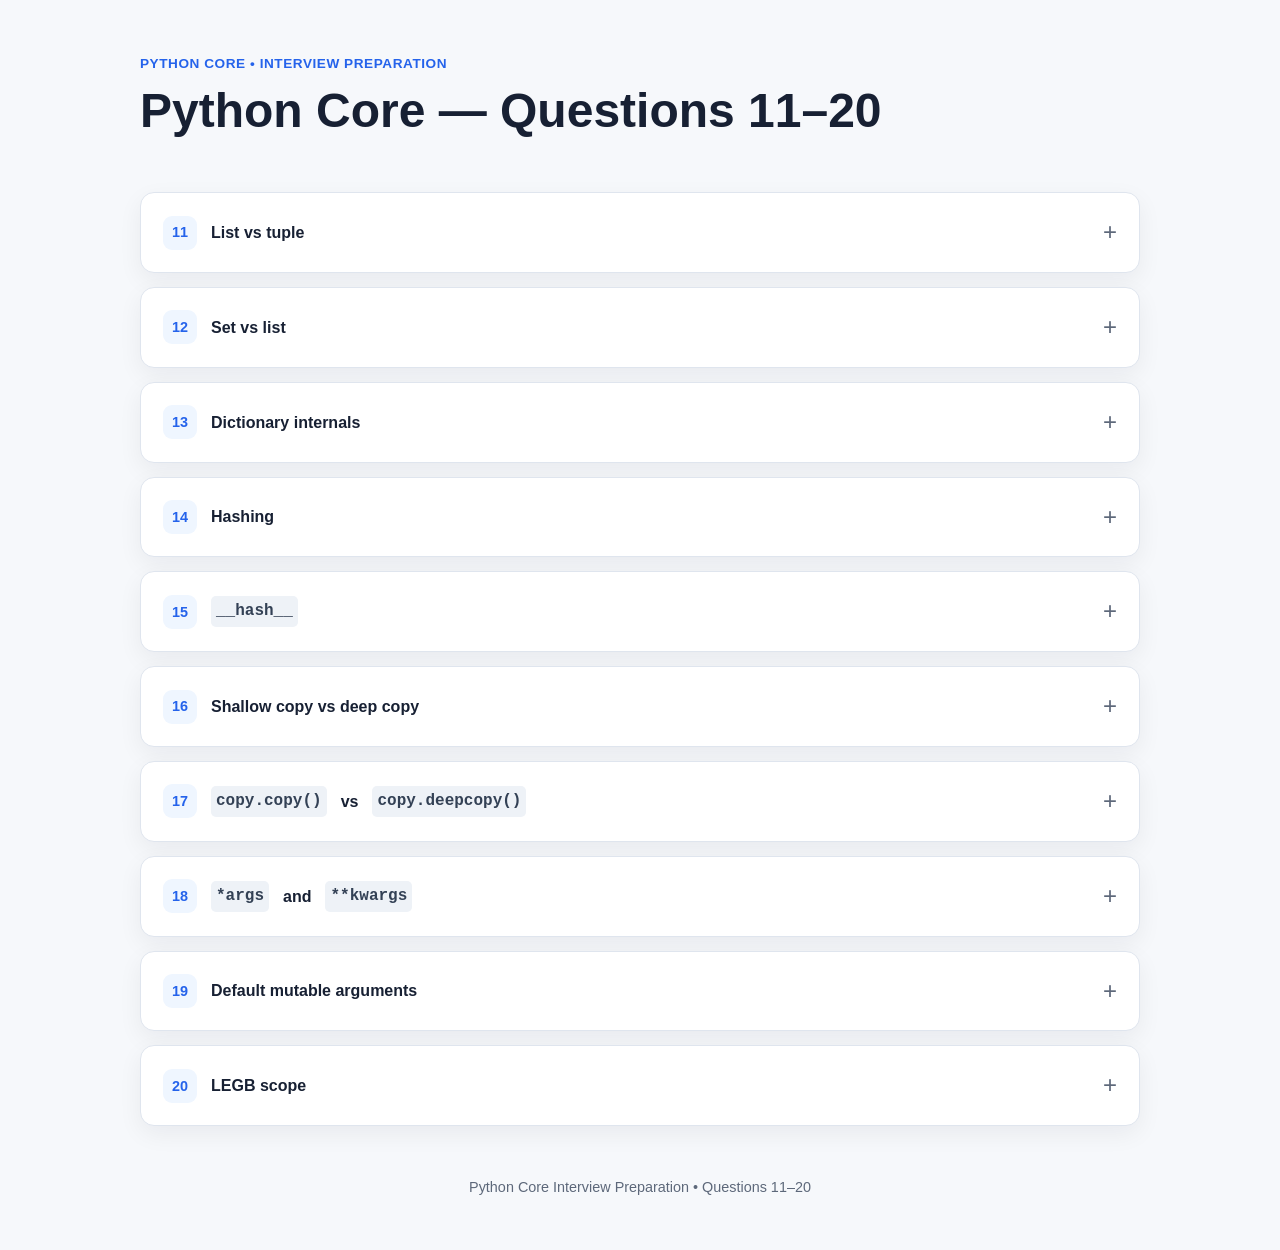
<file: pages/core/11_20.html>
<!DOCTYPE html>
<html lang="bn">
<head>
  <meta charset="UTF-8">
  <meta name="viewport" content="width=device-width, initial-scale=1.0">
  <title>Python Core — Interview Questions 11–20</title>
  <meta name="description" content="Python Core interview preparation in Bangla: list vs tuple, sets, dictionaries, hashing, copying, args, kwargs, mutable defaults and LEGB scope.">
  <style>
    :root {
      --bg: #f6f8fb; --card: #fff; --text: #172033; --muted: #5d687a;
      --border: #dfe5ee; --accent: #2563eb; --accent-soft: #eff6ff;
      --code: #111827; --code-text: #e5e7eb;
      --shadow: 0 8px 24px rgba(15,23,42,.06);
    }
    * { box-sizing: border-box; }
    body {
      margin: 0; background: var(--bg); color: var(--text);
      font-family: -apple-system,BlinkMacSystemFont,"Segoe UI","Noto Sans Bengali",
                   "Noto Sans",Arial,sans-serif; line-height: 1.7;
    }
    .container { width: min(100% - 32px,1000px); margin: 0 auto; }
    header { padding: 52px 0 30px; }
    .eyebrow { color: var(--accent); font-weight: 700; letter-spacing: .04em;
      text-transform: uppercase; font-size: .85rem; }
    h1 { margin: 8px 0 10px; font-size: clamp(2rem,5vw,3rem); line-height: 1.15; }
    .intro { color: var(--muted); max-width: 760px; margin: 0; }
    .tips { margin: 24px 0 30px; padding: 16px 18px; background: var(--accent-soft);
      border: 1px solid #bfdbfe; border-radius: 12px; }
    .tips strong { color: #1d4ed8; }
    .question { background: var(--card); border: 1px solid var(--border);
      border-radius: 14px; margin: 14px 0; box-shadow: var(--shadow); overflow: hidden; }
    .question summary { cursor: pointer; list-style: none; padding: 19px 22px;
      font-weight: 700; display: flex; align-items: center; gap: 14px; }
    .question summary::-webkit-details-marker { display: none; }
    .question summary::after { content: "+"; margin-left: auto; font-size: 1.5rem;
      color: var(--muted); font-weight: 400; }
    .question[open] summary::after { content: "−"; }
    .number { min-width: 34px; height: 34px; display: grid; place-items: center;
      border-radius: 9px; background: var(--accent-soft); color: var(--accent); font-size: .9rem; }
    .answer { border-top: 1px solid var(--border); padding: 22px; }
    h2,h3 { line-height: 1.3; margin-top: 0; }
    h3 { font-size: 1.05rem; margin-top: 22px; }
    p { margin: 9px 0; }
    ul { padding-left: 22px; }
    .interview { margin-top: 18px; padding: 15px 17px; background: #f8fafc;
      border-left: 4px solid var(--accent); border-radius: 8px; }
    .interview strong { display: block; margin-bottom: 5px; }
    pre { overflow-x: auto; background: var(--code); color: var(--code-text);
      padding: 15px 17px; border-radius: 10px; margin: 12px 0; }
    code { font-family: "SFMono-Regular",Consolas,"Liberation Mono",monospace; }
    :not(pre)>code { background: #eef2f7; padding: 2px 5px; border-radius: 5px; color: #334155; }
    .note { color: var(--muted); font-size: .95rem; }
    footer { color: var(--muted); text-align: center; padding: 35px 0 50px; font-size: .9rem; }
    @media (max-width:600px) {
      .container { width: min(100% - 20px,1000px); }
      header { padding-top: 32px; }
      .question summary { padding: 16px; }
      .answer { padding: 17px; }
    }
  </style>
</head>
<body>
<header class="container">
  <div class="eyebrow">Python Core • Interview Preparation</div>
  <h1>Python Core — Questions 11–20</h1>
</header>

<main class="container">

<details class="question">
<summary><span class="number">11</span> List vs tuple</summary>
<div class="answer">
<h2>List এবং tuple-এর পার্থক্য কী?</h2>
<p>
  দুটিই ordered sequence এবং index দিয়ে element access করা যায়। প্রধান পার্থক্য হলো
  <strong>list mutable</strong>, আর <strong>tuple immutable</strong>।
</p>
<pre><code># List
items = [10, 20, 30]
items[0] = 100
items.append(40)

# Tuple
point = (10, 20, 30)
# point[0] = 100  # TypeError</code></pre>

<h3>কখন কোনটি?</h3>
<ul>
  <li><strong>List:</strong> collection-এর content পরিবর্তন করতে হলে।</li>
  <li><strong>Tuple:</strong> fixed/immutable sequence represent করতে হলে।</li>
  <li>Tuple-এর element-গুলো hashable হলে tuple-কে dictionary key বা set element হিসেবে ব্যবহার করা যেতে পারে।</li>
</ul>

<p>
  Tuple সাধারণত list-এর তুলনায় “বেশি immutable” ধরনের semantic দেয়, কিন্তু শুধু tuple হওয়াই
  সবসময় faster বা memory-efficient হবে—এমন blanket claim করা উচিত নয়; use case এবং data-এর
  ওপর performance নির্ভর করে।
</p>

<div class="interview">
<strong>Interview Answer</strong>
List এবং tuple দুটিই ordered sequence। List mutable, তাই এর elements পরিবর্তন, add বা remove করা যায়।
Tuple immutable, তাই tuple-এর existing elements পরিবর্তন করা যায় না। Fixed collection-এর জন্য
tuple এবং পরিবর্তনশীল collection-এর জন্য list ব্যবহার করা যায়।
</div>
</div>
</details>

<details class="question">
<summary><span class="number">12</span> Set vs list</summary>
<div class="answer">
<h2>Set এবং list-এর পার্থক্য কী?</h2>
<p>
  <strong>List</strong> ordered sequence এবং duplicate element রাখতে পারে। <strong>Set</strong>
  হলো unique elements-এর collection এবং set-এর elements hashable হতে হয়।
</p>
<pre><code>items = [1, 2, 2, 3, 1]
print(items)       # [1, 2, 2, 3, 1]

numbers = {1, 2, 2, 3, 1}
print(numbers)     # {1, 2, 3}</code></pre>

<h3>মূল পার্থক্য</h3>
<ul>
  <li>List duplicate রাখে; set duplicate রাখে না।</li>
  <li>List indexing/slicing support করে; set indexing বা slicing support করে না।</li>
  <li>Set membership testing-এর জন্য hash-based implementation ব্যবহার করে; average-case lookup সাধারণত O(1)।</li>
  <li>List membership search সাধারণত O(n)।</li>
</ul>

<p class="note">
  “Set unordered” বলা পুরোনো interview shorthand হিসেবে শোনা যায়। গুরুত্বপূর্ণ rule হলো set
  indexing-এর মাধ্যমে positional order access করার জন্য designed নয়; set-এর iteration order-এর
  ওপর application logic নির্ভর করা উচিত নয়। Python-এর <code>dict</code>-এর মতো set-এর insertion-order
  guarantee ধরে নেওয়া উচিত নয়।
</p>

<div class="interview">
<strong>Interview Answer</strong>
List একটি ordered sequence এবং duplicate রাখতে পারে, আর set unique hashable elements রাখে।
List indexing support করে, set করে না। Membership checking-এর জন্য set সাধারণত বেশি efficient,
কারণ এটি hash-based lookup ব্যবহার করে।
</div>
</div>
</details>

<details class="question">
<summary><span class="number">13</span> Dictionary internals</summary>
<div class="answer">
<h2>Python dictionary internally কীভাবে কাজ করে?</h2>
<p>
  Python dictionary হলো <strong>mapping</strong> type। CPython-এ dictionary একটি hash table-based
  data structure। Key থেকে hash value বের করে key/value entry locate করার জন্য hash table ব্যবহার করা হয়।
</p>

<pre><code>key
 ↓
hash(key)
 ↓
hash-table lookup
 ↓
matching key
 ↓
value</code></pre>

<h3>Example</h3>
<pre><code>user = {
    "id": 101,
    "name": "Anik"
}

print(user["name"])</code></pre>

<p>
  <code>"name"</code> key-এর hash ব্যবহার করে dictionary lookup করে। Hash collision হলে implementation
  এমনভাবে collision handle করে যাতে equality check-এর মাধ্যমে correct key নির্ধারণ করা যায়।
</p>

<p>
  Python 3.7+ language specification অনুযায়ী normal <code>dict</code> insertion order preserve করে।
  তবে dictionary-কে শুধু “ordered array” হিসেবে ভাবা ভুল; এটি mapping এবং hash-table-based implementation
  ব্যবহার করে।
</p>

<p class="note">
  Dictionary internals-এর exact memory layout এবং implementation details CPython version অনুযায়ী
  পরিবর্তিত হতে পারে। Interview-এ “hash table based” এবং key hashability/equality—এই core concept-এ
  focus করা নিরাপদ।
</p>

<div class="interview">
<strong>Interview Answer</strong>
Python dict একটি mapping type এবং CPython-এ hash table-based। Dictionary key-এর hash ব্যবহার করে
lookup করে এবং collision হলে equality check-এর মাধ্যমে correct key identify করে। Dictionary
insertion order preserve করে, কিন্তু এর core purpose হলো key থেকে value mapping করা।
</div>
</div>
</details>

<details class="question">
<summary><span class="number">14</span> Hashing</summary>
<div class="answer">
<h2>Hashing কী?</h2>
<p>
  Hashing হলো একটি object থেকে একটি integer hash value তৈরি করার process। Python-এ
  <code>hash(obj)</code> function দিয়ে কোনো hashable object-এর hash value পাওয়া যায়।
</p>

<pre><code>print(hash("python"))
print(hash(100))</code></pre>

<p>
  Hash-based data structures যেমন <code>dict</code> এবং <code>set</code> lookup efficiently করার
  জন্য hash ব্যবহার করে।
</p>

<h3>সব object কি hashable?</h3>
<p>
  না। সাধারণভাবে hashable object-এর hash value তার lifetime-এ পরিবর্তন করা উচিত নয় এবং
  object equality-এর সাথে hash-এর একটি গুরুত্বপূর্ণ contract আছে:
</p>

<pre><code>a == b  →  hash(a) == hash(b)</code></pre>

<p>
  উল্টোটা সত্য নয়: দুইটি object-এর hash একই হলেই তারা equal—এমন নয়। এটাকেই hash collision-এর
  context-এ বোঝা যায়।
</p>

<p>
  Mutable object সাধারণত hashable নয়, যদি mutation-এর কারণে hash/equality পরিবর্তিত হতে পারে।
  List যেমন hashable নয়; immutable এবং appropriate equality semantics থাকা কিছু object যেমন
  <code>str</code> এবং <code>int</code> hashable।
</p>

<div class="interview">
<strong>Interview Answer</strong>
Hashing হলো object থেকে integer hash value তৈরি করা। Dict এবং set-এর মতো hash-based data structure
এই hash ব্যবহার করে lookup efficiently করে। Hashable object-এর ক্ষেত্রে equal objects-এর hash
একই হতে হবে, কিন্তু একই hash মানেই objects equal—এমন নয়।
</div>
</div>
</details>

<details class="question">
<summary><span class="number">15</span> <code>__hash__</code></summary>
<div class="answer">
<h2><code>__hash__</code> কী?</h2>
<p>
  <code>__hash__</code> হলো special method, যা কোনো object-এর hash value নির্ধারণে ব্যবহৃত হয়।
  <code>hash(obj)</code> call করলে Python object-এর hashing protocol ব্যবহার করে।
</p>

<pre><code>class User:
    def __init__(self, user_id):
        self.user_id = user_id

    def __eq__(self, other):
        if not isinstance(other, User):
            return NotImplemented
        return self.user_id == other.user_id

    def __hash__(self):
        return hash(self.user_id)</code></pre>

<p>
  এখানে একই <code>user_id</code> থাকা User objects equality অনুযায়ী equal হবে এবং তাদের hash-ও
  একই হবে।
</p>

<h3>সবচেয়ে গুরুত্বপূর্ণ rule</h3>
<p>
  যদি <code>a == b</code> হয়, তাহলে <code>hash(a) == hash(b)</code> হতে হবে। কিন্তু
  <code>hash(a) == hash(b)</code> হলে <code>a == b</code> হওয়া বাধ্যতামূলক নয়।
</p>

<p>
  কোনো object dictionary key বা set element হিসেবে ব্যবহার করা হলে তার equality-relevant state
  object-এর lifetime-এ পরিবর্তন না হওয়া গুরুত্বপূর্ণ। নইলে object hash table-এ insert করার পর
  lookup behavior problematic হতে পারে।
</p>

<p class="note">
  Python 3-এ কোনো class <code>__eq__</code> define করে কিন্তু appropriate <code>__hash__</code>
  না দেয়, সাধারণত সেই class unhashable হয়ে যায়। এটি mutable/equality semantics নিরাপদ রাখার
  একটি গুরুত্বপূর্ণ behavior।
</p>

<div class="interview">
<strong>Interview Answer</strong>
<code>__hash__</code> special method object-এর hash value define করে। Dict key বা set element হিসেবে
ব্যবহারের জন্য object hashable হতে হয়। Equality অনুযায়ী equal objects-এর hash অবশ্যই equal হতে হবে।
</div>
</div>
</details>

<details class="question">
<summary><span class="number">16</span> Shallow copy vs deep copy</summary>
<div class="answer">
<h2>Shallow copy এবং deep copy কী?</h2>
<p>
  <strong>Shallow copy</strong> নতুন outer/container object তৈরি করে, কিন্তু nested objects-এর
  references copy করে। <strong>Deep copy</strong> recursively nested objects-ও copy করার চেষ্টা করে,
  তাই copied structure সাধারণত original-এর nested mutable objects share করে না।
</p>

<pre><code>original = [[1, 2], [3, 4]]

shallow = original.copy()

shallow[0].append(99)

print(original)  # [[1, 2, 99], [3, 4]]
print(shallow)   # [[1, 2, 99], [3, 4]]</code></pre>

<p>
  এখানে outer list আলাদা হলেও inner list একই object। তাই inner list mutate করলে দুই জায়গাতেই
  পরিবর্তন দেখা যায়।
</p>

<pre><code>import copy

original = [[1, 2], [3, 4]]
deep = copy.deepcopy(original)

deep[0].append(99)

print(original)  # [[1, 2], [3, 4]]
print(deep)      # [[1, 2, 99], [3, 4]]</code></pre>

<p class="note">
  Deep copy মানে “প্রতিটি object সবসময় byte-for-byte নতুন করে তৈরি” নয়। Python-এর
  <code>copy</code> module-এর rules অনুযায়ী objects copy করা হয়; কিছু object-এর copying
  আলাদা behavior দিতে পারে।
</p>

<div class="interview">
<strong>Interview Answer</strong>
Shallow copy নতুন outer object তৈরি করে কিন্তু nested object-এর references share করতে পারে।
Deep copy recursively nested objects copy করে, তাই nested mutable data সাধারণত independent হয়।
</div>
</div>
</details>

<details class="question">
<summary><span class="number">17</span> <code>copy.copy()</code> vs <code>copy.deepcopy()</code></summary>
<div class="answer">
<h2><code>copy.copy()</code> এবং <code>copy.deepcopy()</code>-এর পার্থক্য</h2>
<p>
  দুটিই Python-এর <code>copy</code> module-এর function।
</p>

<pre><code>import copy

a = [[1, 2], [3, 4]]

b = copy.copy(a)       # shallow copy
c = copy.deepcopy(a)   # deep copy</code></pre>

<h3><code>copy.copy()</code></h3>
<p>
  Top-level/outer object-এর shallow copy তৈরি করে। Nested objects-এর references সাধারণত
  original-এর সাথেই shared থাকে।
</p>

<h3><code>copy.deepcopy()</code></h3>
<p>
  Object graph recursively copy করার চেষ্টা করে। একই object graph-এর repeated references
  preserve করার জন্য deep-copy process একটি memoization mechanism ব্যবহার করে, যাতে একই
  original object অপ্রয়োজনে বারবার copy না হয় এবং recursive structures handle করা যায়।
</p>

<pre><code>import copy

original = [[1, 2], [3, 4]]

a = copy.copy(original)
b = copy.deepcopy(original)

print(a is original)       # False
print(a[0] is original[0]) # True

print(b is original)       # False
print(b[0] is original[0]) # False</code></pre>

<div class="interview">
<strong>Interview Answer</strong>
<code>copy.copy()</code> shallow copy করে—outer object নতুন হলেও nested references share হতে পারে।
<code>copy.deepcopy()</code> nested object graph recursively copy করার চেষ্টা করে, তাই nested
mutable objects সাধারণত independent হয়।
</div>
</div>
</details>

<details class="question">
<summary><span class="number">18</span> <code>*args</code> and <code>**kwargs</code></summary>
<div class="answer">
<h2><code>*args</code> এবং <code>**kwargs</code> কী?</h2>
<p>
  Function definition-এ <code>*args</code> অতিরিক্ত positional arguments collect করে tuple হিসেবে,
  আর <code>**kwargs</code> অতিরিক্ত keyword arguments collect করে dictionary হিসেবে।
</p>

<pre><code>def example(*args, **kwargs):
    print(args)
    print(kwargs)

example(10, 20, name="Anik", role="Engineer")

# args   -> (10, 20)
# kwargs -> {"name": "Anik", "role": "Engineer"}</code></pre>

<h3>Unpacking-ও <code>*</code> এবং <code>**</code> দিয়ে করা যায়</h3>
<pre><code>numbers = [10, 20, 30]
data = {"name": "Anik", "role": "Engineer"}

print(*numbers)

def greet(name, role):
    print(name, role)

greet(**data)</code></pre>

<p>
  তাই <code>*</code> এবং <code>**</code>-এর অর্থ context-এর ওপর নির্ভর করে:
  function definition-এ এগুলো arguments collect করতে পারে, আর function call-এ
  iterable/mapping unpack করতে পারে।
</p>

<div class="interview">
<strong>Interview Answer</strong>
<code>*args</code> function-এর extra positional arguments tuple হিসেবে collect করে এবং
<code>**kwargs</code> extra keyword arguments dictionary হিসেবে collect করে। Function call-এর
সময় <code>*</code> iterable unpack এবং <code>**</code> mapping unpack করতেও ব্যবহার করা যায়।
</div>
</div>
</details>

<details class="question">
<summary><span class="number">19</span> Default mutable arguments</summary>
<div class="answer">
<h2>Default mutable argument problem কী?</h2>
<p>
  Python-এ function definition-এর সময় default argument value evaluate করা হয় এবং function
  object-এর সাথে সংরক্ষিত থাকে। তাই default value যদি mutable object হয়, multiple function call
  একই object share করতে পারে।
</p>

<pre><code>def add_item(item, items=[]):
    items.append(item)
    return items

print(add_item("A"))  # ['A']
print(add_item("B"))  # ['A', 'B']
print(add_item("C"))  # ['A', 'B', 'C']</code></pre>

<p>
  এখানে <code>[]</code> প্রতিবার function call-এ নতুন list তৈরি করছে না। একই default list
  successive calls-এ reuse হচ্ছে।
</p>

<h3>Recommended solution</h3>
<pre><code>def add_item(item, items=None):
    if items is None:
        items = []

    items.append(item)
    return items

print(add_item("A"))  # ['A']
print(add_item("B"))  # ['B']</code></pre>

<p>
  <code>None</code> একটি immutable/sentinel-like default value হিসেবে ব্যবহার করে function-এর
  ভিতরে প্রয়োজন অনুযায়ী নতুন list তৈরি করা যায়।
</p>

<p class="note">
  Default argument-এর behavior বোঝার সবচেয়ে গুরুত্বপূর্ণ point হলো: default expressions
  function call-এর সময় নয়, function definition-এর সময় evaluate হয়।
</p>

<div class="interview">
<strong>Interview Answer</strong>
Python function-এর default arguments definition time-এ evaluate হয়। তাই mutable default যেমন
<code>[]</code> ব্যবহার করলে multiple calls একই object share করতে পারে। সাধারণ solution হলো
<code>None</code> default দিয়ে function-এর ভিতরে নতুন mutable object তৈরি করা।
</div>
</div>
</details>

<details class="question">
<summary><span class="number">20</span> LEGB scope</summary>
<div class="answer">
<h2>LEGB rule কী?</h2>
<p>
  Python কোনো name lookup করার সময় সাধারণভাবে <strong>LEGB</strong> order অনুসরণ করে:
</p>

<ul>
  <li><strong>L — Local:</strong> current function-এর local scope</li>
  <li><strong>E — Enclosing:</strong> nested function-এর outer function scope</li>
  <li><strong>G — Global:</strong> current module/global scope</li>
  <li><strong>B — Built-in:</strong> Python-এর built-in names</li>
</ul>

<pre><code>x = "global"

def outer():
    x = "enclosing"

    def inner():
        x = "local"
        print(x)

    inner()

outer()</code></pre>

<p>
  <code>inner()</code>-এর ভিতরে <code>x</code> খোঁজা হলে প্রথমে Local scope-এ পাওয়া যায়,
  তাই output হবে <code>local</code>। Local-এ না থাকলে Enclosing, তারপর Global, তারপর Built-in
  scope-এ lookup হয়।
</p>

<h3><code>global</code> এবং <code>nonlocal</code></h3>
<pre><code>x = 10

def update_global():
    global x
    x = 20

def outer():
    count = 0

    def inner():
        nonlocal count
        count += 1

    inner()
    return count</code></pre>

<p>
  <code>global</code> module-level global name-কে refer/assign করার জন্য এবং
  <code>nonlocal</code> nearest enclosing function scope-এর existing name-কে refer/assign
  করার জন্য ব্যবহৃত হয়।
</p>

<div class="interview">
<strong>Interview Answer</strong>
LEGB হলো Python name lookup rule: Local → Enclosing → Global → Built-in। Python এই order-এ
name খোঁজে। <code>nonlocal</code> enclosing function-এর variable modify করতে এবং
<code>global</code> module-level global variable-এর সাথে কাজ করতে ব্যবহার করা হয়।
</div>
</div>
</details>

</main>

<footer class="container">
  Python Core Interview Preparation • Questions 11–20
</footer>
</body>
</html>
</file>
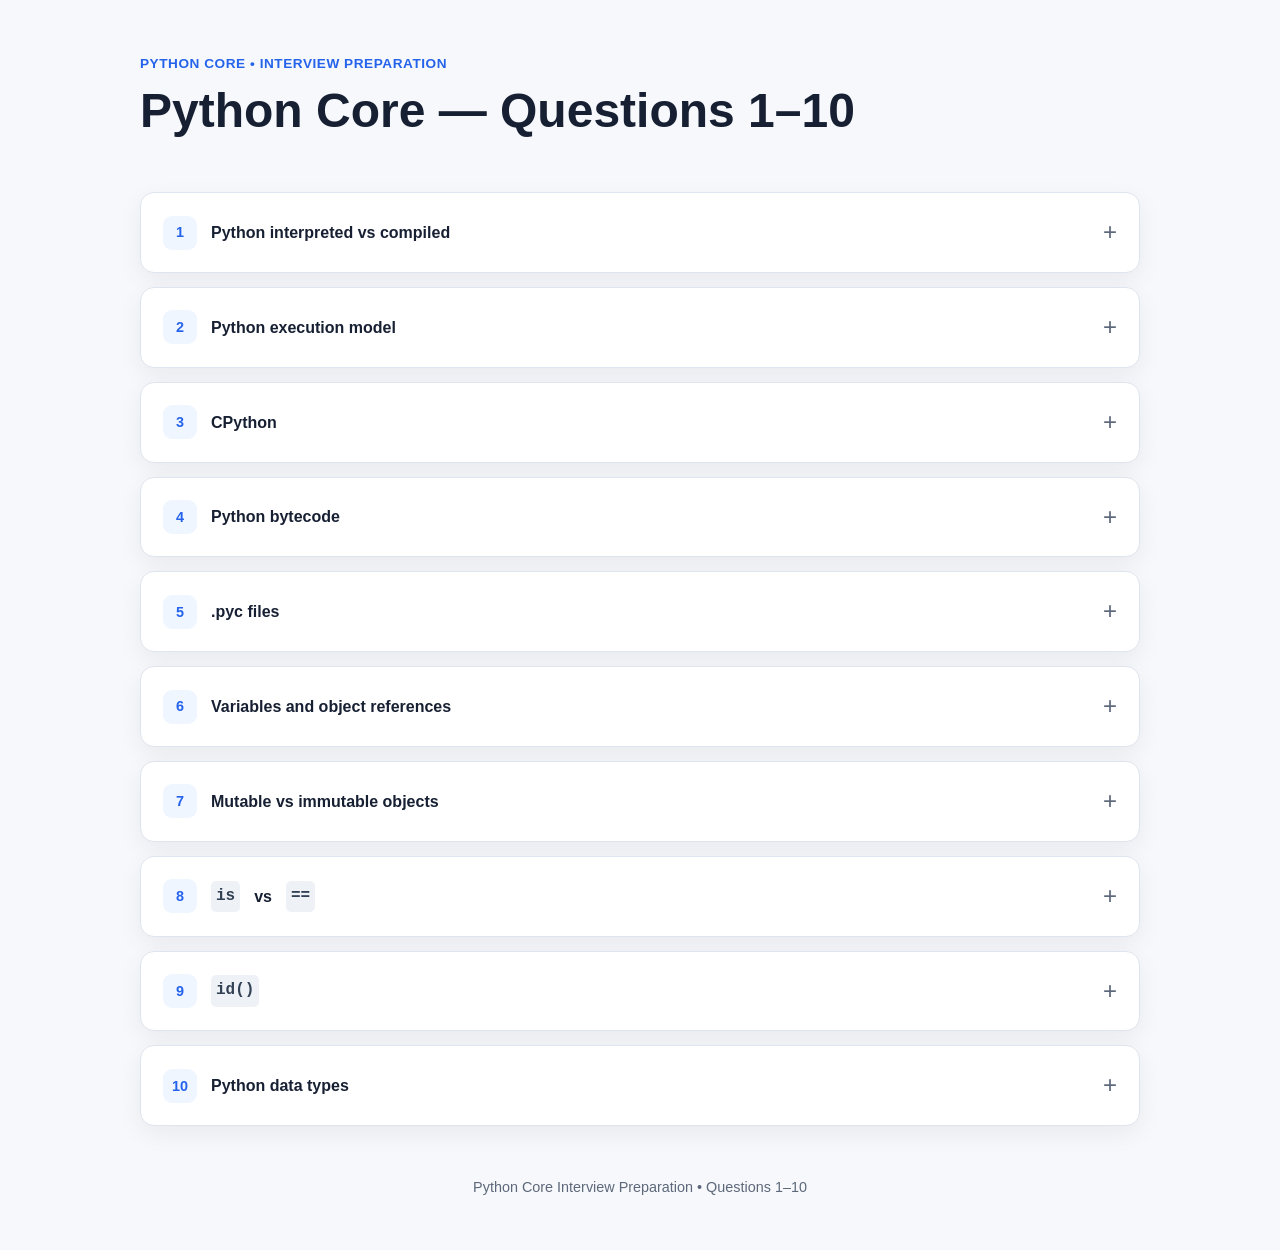
<file: pages/core/1_10.html>
<!DOCTYPE html>
<html lang="bn">
<head>
  <meta charset="UTF-8">
  <meta name="viewport" content="width=device-width, initial-scale=1.0">
  <title>Python Core — Interview Questions 1–10</title>
  <meta name="description" content="Python Core interview preparation in Bangla: execution model, CPython, bytecode, references, mutability, identity, equality and data types.">
  <style>
    :root {
      --bg: #f6f8fb;
      --card: #ffffff;
      --text: #172033;
      --muted: #5d687a;
      --border: #dfe5ee;
      --accent: #2563eb;
      --accent-soft: #eff6ff;
      --code: #111827;
      --code-text: #e5e7eb;
      --shadow: 0 8px 24px rgba(15, 23, 42, .06);
    }

    * { box-sizing: border-box; }

    body {
      margin: 0;
      font-family: -apple-system, BlinkMacSystemFont, "Segoe UI", "Noto Sans Bengali",
                   "Noto Sans", Arial, sans-serif;
      background: var(--bg);
      color: var(--text);
      line-height: 1.7;
    }

    .container {
      width: min(100% - 32px, 1000px);
      margin: 0 auto;
    }

    header {
      padding: 52px 0 30px;
    }

    .eyebrow {
      color: var(--accent);
      font-weight: 700;
      letter-spacing: .04em;
      text-transform: uppercase;
      font-size: .85rem;
    }

    h1 {
      margin: 8px 0 10px;
      font-size: clamp(2rem, 5vw, 3rem);
      line-height: 1.15;
    }

    .intro {
      color: var(--muted);
      max-width: 760px;
      margin: 0;
    }

    .tips {
      margin: 24px 0 30px;
      padding: 16px 18px;
      background: var(--accent-soft);
      border: 1px solid #bfdbfe;
      border-radius: 12px;
    }

    .tips strong { color: #1d4ed8; }

    .question {
      background: var(--card);
      border: 1px solid var(--border);
      border-radius: 14px;
      margin: 14px 0;
      box-shadow: var(--shadow);
      overflow: hidden;
    }

    .question summary {
      cursor: pointer;
      list-style: none;
      padding: 19px 22px;
      font-weight: 700;
      display: flex;
      align-items: center;
      gap: 14px;
    }

    .question summary::-webkit-details-marker { display: none; }

    .question summary::after {
      content: "+";
      margin-left: auto;
      font-size: 1.5rem;
      color: var(--muted);
      font-weight: 400;
    }

    .question[open] summary::after { content: "−"; }

    .number {
      min-width: 34px;
      height: 34px;
      display: grid;
      place-items: center;
      border-radius: 9px;
      background: var(--accent-soft);
      color: var(--accent);
      font-size: .9rem;
    }

    .answer {
      border-top: 1px solid var(--border);
      padding: 22px;
    }

    h2, h3 {
      line-height: 1.3;
      margin-top: 0;
    }

    h3 {
      font-size: 1.05rem;
      margin-top: 22px;
    }

    p { margin: 9px 0; }

    ul {
      padding-left: 22px;
    }

    .interview {
      margin-top: 18px;
      padding: 15px 17px;
      background: #f8fafc;
      border-left: 4px solid var(--accent);
      border-radius: 8px;
    }

    .interview strong {
      display: block;
      margin-bottom: 5px;
    }

    pre {
      overflow-x: auto;
      background: var(--code);
      color: var(--code-text);
      padding: 15px 17px;
      border-radius: 10px;
      margin: 12px 0;
    }

    code {
      font-family: "SFMono-Regular", Consolas, "Liberation Mono", monospace;
    }

    :not(pre) > code {
      background: #eef2f7;
      padding: 2px 5px;
      border-radius: 5px;
      color: #334155;
    }

    .note {
      color: var(--muted);
      font-size: .95rem;
    }

    footer {
      color: var(--muted);
      text-align: center;
      padding: 35px 0 50px;
      font-size: .9rem;
    }

    @media (max-width: 600px) {
      .container { width: min(100% - 20px, 1000px); }
      header { padding-top: 32px; }
      .question summary { padding: 16px; }
      .answer { padding: 17px; }
    }
  </style>
</head>
<body>
  <header class="container">
    <div class="eyebrow">Python Core • Interview Preparation</div>
    <h1>Python Core — Questions 1–10</h1>

  </header>

  <main class="container">

    <details class="question">
      <summary><span class="number">1</span> Python interpreted vs compiled</summary>
      <div class="answer">
        <h2>Python interpreted নাকি compiled?</h2>
        <p>
          Python-কে শুধু “interpreted language” বলা technically incomplete। Python source code
          সাধারণত প্রথমে <strong>bytecode</strong>-এ compile হয়, তারপর Python runtime
          সেই bytecode execute করে।
        </p>

        <h3>Flow</h3>
        <pre><code>.py source code
      ↓
Python compiler
      ↓
bytecode
      ↓
Python Virtual Machine (PVM)
      ↓
execution</code></pre>

        <p>
          CPython-এর ক্ষেত্রে source code থেকে bytecode তৈরি করার compilation step আছে।
          এরপর CPython-এর virtual machine bytecode execute করে। তাই “Python is interpreted”
          কথাটি সাধারণত runtime execution-এর nature বোঝাতে ব্যবহৃত হয়; এটি Python-এর পুরো
          execution process-এর সম্পূর্ণ description নয়।
        </p>

        <div class="interview">
          <strong>Interview Answer</strong>
          Python-কে সাধারণভাবে interpreted language বলা হয়, কিন্তু CPython-এ source code
          প্রথমে bytecode-এ compile হয় এবং পরে Python Virtual Machine সেই bytecode execute করে।
          তাই Python-এর execution model-এ compilation এবং interpretation/execution—দুইটি ধাপ আছে।
        </div>
      </div>
    </details>

    <details class="question">
      <summary><span class="number">2</span> Python execution model</summary>
      <div class="answer">
        <h2>Python execution model কী?</h2>
        <p>
          Python execution model বলতে source code কীভাবে runtime-এ execute হয় সেই process বোঝায়।
          CPython ধরে সহজ flow:
        </p>

        <pre><code>Python source (.py)
        ↓
Parsing / compilation
        ↓
Code object containing bytecode
        ↓
CPython runtime / bytecode evaluation
        ↓
Result</code></pre>

        <p>
          Python source থেকে code object তৈরি হয়। Code object-এর মধ্যে bytecode থাকে এবং
          CPython runtime সেটি execute করে। Imports-এর ক্ষেত্রে compiled bytecode cache
          করা হতে পারে, সাধারণত <code>__pycache__</code>-এর মধ্যে।
        </p>

        <p class="note">
          গুরুত্বপূর্ণ: এই flow CPython-এর জন্য বলা হচ্ছে। “Python language” এবং
          “CPython implementation” এক জিনিস নয়; Python-এর অন্য implementation থাকতে পারে।
        </p>

        <div class="interview">
          <strong>Interview Answer</strong>
          CPython-এ Python source code compile হয়ে code object এবং bytecode তৈরি করে।
          তারপর CPython runtime সেই bytecode execute করে এবং program-এর result তৈরি করে।
        </div>
      </div>
    </details>

    <details class="question">
      <summary><span class="number">3</span> CPython</summary>
      <div class="answer">
        <h2>CPython কী?</h2>
        <p>
          <strong>CPython হলো Python programming language-এর একটি implementation</strong>,
          এবং এটি সবচেয়ে প্রচলিত implementation। CPython মূলত C দিয়ে implement করা।
        </p>

        <p>
          যখন Python install করা হয় এবং <code>python</code> command ব্যবহার করা হয়, সাধারণত
          CPython interpreter-ই ব্যবহার করা হচ্ছে—যদি অন্য implementation আলাদাভাবে install
          না করা হয়ে থাকে।
        </p>

        <h3>CPython কী করে?</h3>
        <ul>
          <li>Python source code parse ও compile করে code object/bytecode তৈরি করে।</li>
          <li>Python bytecode execute করে।</li>
          <li>Python objects, memory management এবং runtime-এর অনেক core behavior পরিচালনা করে।</li>
        </ul>

        <p>
          CPython-এর reference counting এবং cyclic garbage collector-এর মাধ্যমে memory
          management হয়। Python language-এর সব implementation একই internal mechanism ব্যবহার
          করবে—এমন ধরে নেওয়া ঠিক নয়।
        </p>

        <div class="interview">
          <strong>Interview Answer</strong>
          CPython হলো Python-এর একটি implementation, যা C দিয়ে লেখা এবং সবচেয়ে বেশি ব্যবহৃত।
          এটি Python source code-কে bytecode-এ compile করে এবং runtime-এ সেই bytecode execute করে।
        </div>
      </div>
    </details>

    <details class="question">
      <summary><span class="number">4</span> Python bytecode</summary>
      <div class="answer">
        <h2>Python bytecode কী?</h2>
        <p>
          Bytecode হলো Python source code-এর একটি <strong>intermediate representation</strong>,
          যা Python virtual machine/runtime execute করতে পারে।
        </p>

        <pre><code>def add(a, b):
    return a + b</code></pre>

        <p>
          এই function compile হওয়ার পর CPython-এর code object-এর মধ্যে bytecode instructions
          থাকে। এগুলো CPU-এর native machine instructions-এর সমান নয়। CPython runtime এগুলো
          execute করে।
        </p>

        <h3>Bytecode দেখা</h3>
        <pre><code>import dis

def add(a, b):
    return a + b

dis.dis(add)</code></pre>

        <p class="note">
          Python version অনুযায়ী bytecode instruction-এর নাম ও structure পরিবর্তিত হতে পারে।
          তাই একটি নির্দিষ্ট instruction list সব Python version-এর জন্য একই ধরে নেওয়া ঠিক নয়।
        </p>

        <div class="interview">
          <strong>Interview Answer</strong>
          Python bytecode হলো source code থেকে তৈরি intermediate instructions, যা CPython
          runtime execute করে। এটি CPU-এর native machine code নয় এবং Python version অনুযায়ী
          bytecode instructions পরিবর্তিত হতে পারে।
        </div>
      </div>
    </details>

    <details class="question">
      <summary><span class="number">5</span> .pyc files</summary>
      <div class="answer">
        <h2><code>.pyc</code> file কী?</h2>
        <p>
          <code>.pyc</code> হলো Python source module-এর compiled bytecode cache file।
          CPython সাধারণত imported modules-এর bytecode <code>__pycache__</code> directory-তে
          cache করতে পারে।
        </p>

        <pre><code>project/
├── app.py
└── __pycache__/
    └── app.cpython-XXX.pyc</code></pre>

        <p>
          এর উদ্দেশ্য হলো একই source module আবার import করার সময় bytecode compilation-এর
          প্রয়োজন হলে তা কমানো। তবে <code>.pyc</code> থাকলেই Python source compile করা
          সম্পূর্ণভাবে এড়িয়ে যাবে—এমন নয়; CPython cache validity যাচাই করে।
        </p>

        <p class="note">
          <code>.pyc</code> সাধারণত source code-এর replacement নয়। Source code পরিবর্তন হলে
          cached bytecode invalid হতে পারে এবং নতুন bytecode তৈরি হতে পারে।
        </p>

        <div class="interview">
          <strong>Interview Answer</strong>
          <code>.pyc</code> হলো compiled bytecode-এর cache file। CPython সাধারণত
          <code>__pycache__</code>-এ এটি রাখে, যাতে compatible cached bytecode reuse করা যায়
          এবং import-এর সময় অপ্রয়োজনীয় recompilation কমে।
        </div>
      </div>
    </details>

    <details class="question">
      <summary><span class="number">6</span> Variables and object references</summary>
      <div class="answer">
        <h2>Python variable কীভাবে কাজ করে?</h2>
        <p>
          Python-এ variable-কে সাধারণভাবে object-এর <strong>name/reference</strong> হিসেবে
          ভাবা সবচেয়ে accurate। Variable নিজে আলাদা box-এর মধ্যে value store করে—এভাবে
          Python-কে বোঝা ঠিক নয়।
        </p>

        <pre><code>x = [10, 20]
y = x

y.append(30)

print(x)  # [10, 20, 30]
print(y)  # [10, 20, 30]</code></pre>

        <p>
          এখানে <code>x</code> এবং <code>y</code> একই list object-কে reference করছে।
          তাই <code>y.append(30)</code> করলে একই object পরিবর্তিত হওয়ায় <code>x</code>-এর
          মাধ্যমে দেখলেও পরিবর্তন দেখা যায়।
        </p>

        <h3>Assignment-এর অর্থ</h3>
        <pre><code>a = 10
b = a

b = 20</code></pre>

        <p>
          এখানে <code>b = 20</code> করার সময় <code>b</code> নতুন integer object-এর দিকে
          reference করে। <code>a</code> আগের object-এর reference হিসেবেই থাকে।
        </p>

        <div class="interview">
          <strong>Interview Answer</strong>
          Python variable মূলত একটি name/reference, যা একটি object-এর দিকে নির্দেশ করে।
          Assignment সাধারণত object copy করে না; name-কে object-এর সাথে bind করে।
          তাই একই mutable object-এর একাধিক reference থাকলে mutation সব reference থেকে দেখা যায়।
        </div>
      </div>
    </details>

    <details class="question">
      <summary><span class="number">7</span> Mutable vs immutable objects</summary>
      <div class="answer">
        <h2>Mutable vs Immutable কী?</h2>
        <p>
          <strong>Mutable object</strong> তৈরি হওয়ার পরে তার content/state পরিবর্তন করা যায়।
          <strong>Immutable object</strong>-এর existing object-এর value/state পরিবর্তন করা যায় না;
          পরিবর্তনের মতো operation করলে সাধারণত নতুন object তৈরি হয়।
        </p>

        <h3>Common examples</h3>
        <ul>
          <li>Mutable: <code>list</code>, <code>dict</code>, <code>set</code></li>
          <li>Immutable: <code>int</code>, <code>float</code>, <code>bool</code>, <code>str</code>, <code>tuple</code>, <code>frozenset</code></li>
        </ul>

        <pre><code># Mutable
items = [1, 2]
items.append(3)

# Immutable
name = "Anik"
name = name + " Rob"</code></pre>

        <p>
          দ্বিতীয় উদাহরণে পুরোনো string object-এর content পরিবর্তন হয়নি। নতুন string value
          তৈরি হয়েছে এবং <code>name</code> নতুন object-এর দিকে bind হয়েছে।
        </p>

        <p class="note">
          “Immutable variable” বলা ঠিক নয়; mutability একটি object-এর property।
          একইভাবে <code>tuple</code> immutable হলেও tuple-এর ভিতরে mutable object থাকলে
          সেই nested object পরিবর্তিত হতে পারে।
        </p>

        <div class="interview">
          <strong>Interview Answer</strong>
          Mutable object-এর state পরিবর্তন করা যায়, যেমন list বা dict। Immutable object-এর
          existing state পরিবর্তন করা যায় না, যেমন int বা str। Immutable object-এর
          পরিবর্তনের মতো operation করলে সাধারণত নতুন object তৈরি হয়।
        </div>
      </div>
    </details>

    <details class="question">
      <summary><span class="number">8</span> <code>is</code> vs <code>==</code></summary>
      <div class="answer">
        <h2><code>is</code> এবং <code>==</code>-এর পার্থক্য</h2>
        <p>
          <code>==</code> দুই object-এর <strong>value/equality</strong> compare করে।
          <code>is</code> দুই reference একই <strong>object</strong>-কে refer করছে কি না
          তা check করে।
        </p>

        <pre><code>a = [1, 2, 3]
b = [1, 2, 3]

print(a == b)  # True
print(a is b)  # False</code></pre>

        <p>
          দুই list-এর content একই, তাই <code>==</code> True। কিন্তু দুইটি আলাদা list object,
          তাই <code>is</code> False।
        </p>

        <h3><code>is</code> কোথায় ব্যবহার করবেন?</h3>
        <pre><code>value = None

if value is None:
    print("No value")</code></pre>

        <p>
          <code>None</code> check করার জন্য <code>is None</code> ব্যবহার করা standard
          practice। সাধারণ value comparison-এর জন্য <code>==</code> ব্যবহার করা উচিত।
        </p>

        <div class="interview">
          <strong>Interview Answer</strong>
          <code>==</code> equality বা value comparison করে, আর <code>is</code> object identity
          comparison করে—অর্থাৎ দুই reference একই object-কে refer করছে কি না। তাই
          <code>None</code> check করতে সাধারণত <code>is None</code> ব্যবহার করি।
        </div>
      </div>
    </details>

    <details class="question">
      <summary><span class="number">9</span> <code>id()</code></summary>
      <div class="answer">
        <h2><code>id()</code> কী?</h2>
        <p>
          <code>id(obj)</code> একটি object-এর identity-এর জন্য একটি integer return করে।
          Object যতক্ষণ জীবিত থাকে, সেই object-এর identity unique থাকে।
        </p>

        <pre><code>a = []
b = a

print(id(a) == id(b))  # True</code></pre>

        <p>
          এখানে <code>a</code> এবং <code>b</code> একই object-কে reference করছে, তাই তাদের
          <code>id()</code> একই।
        </p>

        <p>
          CPython-এ <code>id()</code> সাধারণত object-এর memory address-এর সাথে সম্পর্কিত
          implementation detail হিসেবে দেখা যায়। কিন্তু Python language level-এ
          <code>id()</code>-কে সরাসরি “memory address” বলা উচিত নয়, কারণ অন্য Python
          implementations একইভাবে implement করতেই হবে এমন নয়।
        </p>

        <div class="interview">
          <strong>Interview Answer</strong>
          <code>id()</code> একটি object-এর identity-এর জন্য integer দেয়। একই সময়ে জীবিত
          থাকা দুইটি আলাদা object-এর identity আলাদা হবে। CPython-এ এটি সাধারণত memory
          address-এর সাথে সম্পর্কিত হলেও Python-এর general rule হিসেবে একে memory address
          বলা ঠিক নয়।
        </div>
      </div>
    </details>

    <details class="question">
      <summary><span class="number">10</span> Python data types</summary>
      <div class="answer">
        <h2>Python-এর প্রধান data types কী?</h2>
        <p>
          Python dynamically typed language। একটি variable-এর আলাদা করে type declaration
          লিখতে হয় না; object-এর type runtime-এ নির্ধারিত হয়।
        </p>

        <h3>Common built-in types</h3>
        <ul>
          <li><strong>Numeric:</strong> <code>int</code>, <code>float</code>, <code>complex</code></li>
          <li><strong>Boolean:</strong> <code>bool</code></li>
          <li><strong>Text:</strong> <code>str</code></li>
          <li><strong>Sequence:</strong> <code>list</code>, <code>tuple</code>, <code>range</code></li>
          <li><strong>Mapping:</strong> <code>dict</code></li>
          <li><strong>Set types:</strong> <code>set</code>, <code>frozenset</code></li>
          <li><strong>Binary:</strong> <code>bytes</code>, <code>bytearray</code>, <code>memoryview</code></li>
          <li><strong>Null value:</strong> <code>NoneType</code> (যার একমাত্র সাধারণ value হলো <code>None</code>)</li>
        </ul>

        <pre><code>age = 25                  # int
price = 99.5              # float
name = "Anik"              # str
skills = ["Python", "SQL"] # list
point = (10, 20)           # tuple
user = {"id": 1}           # dict
tags = {"python", "api"}   # set
active = True              # bool
value = None               # NoneType</code></pre>

        <p>
          Python-এ সবকিছুই object হিসেবে model করা হয়। <code>type()</code> দিয়ে কোনো
          object-এর type দেখা যায়:
        </p>

        <pre><code>print(type(25))       # &lt;class 'int'&gt;
print(type("hello"))  # &lt;class 'str'&gt;
print(type(None))     # &lt;class 'NoneType'&gt;</code></pre>

        <div class="interview">
          <strong>Interview Answer</strong>
          Python dynamically typed এবং এর common built-in types-এর মধ্যে int, float,
          complex, bool, str, list, tuple, range, dict, set, frozenset, bytes,
          bytearray, memoryview এবং NoneType আছে। Variable-এর type আলাদা করে declare
          করতে হয় না; runtime-এ object-এর type নির্ধারিত থাকে।
        </div>
      </div>
    </details>

  </main>

  <footer class="container">
    Python Core Interview Preparation • Questions 1–10
  </footer>
</body>
</html>
</file>
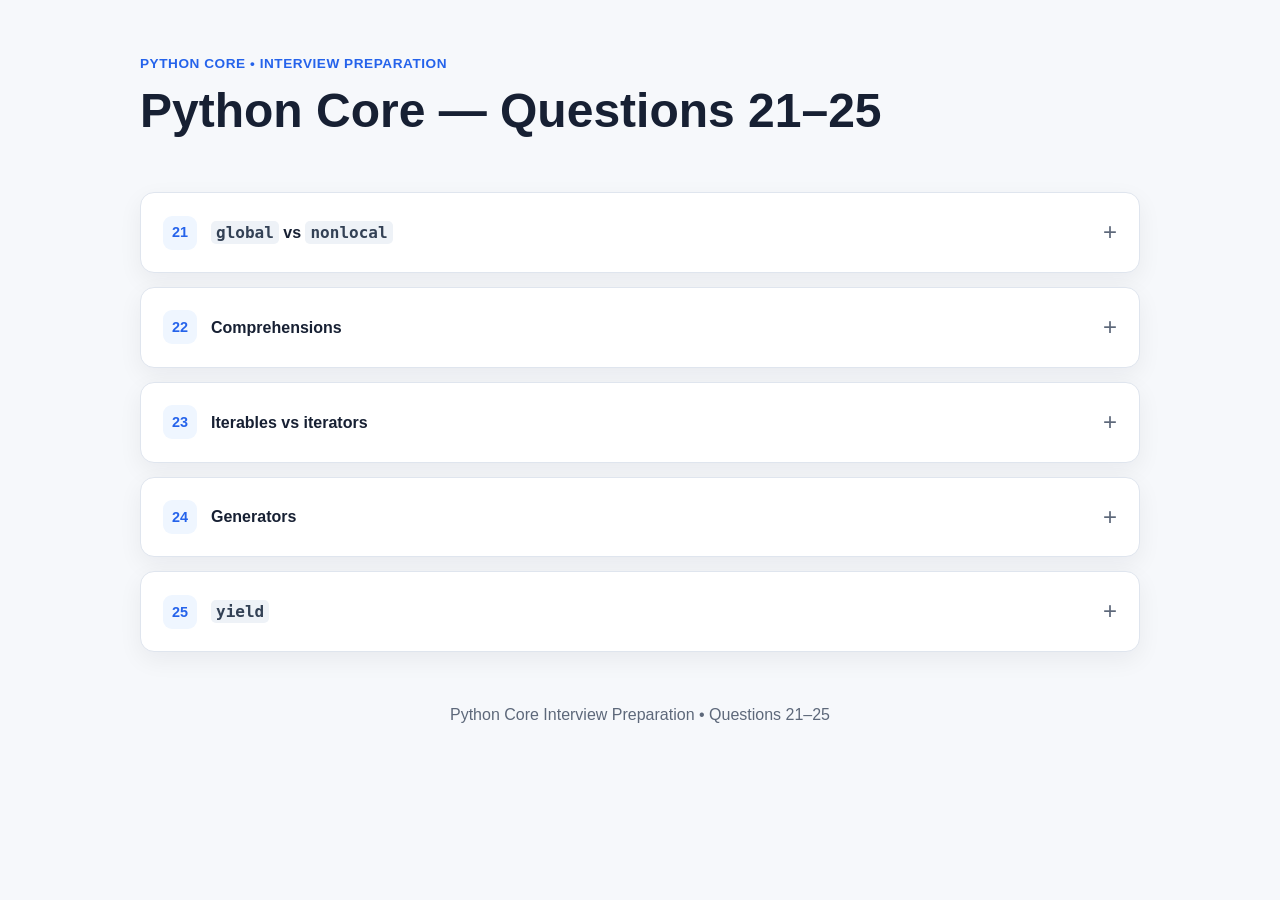
<file: pages/core/21_25.html>
<!DOCTYPE html>
<html lang="bn">
<head>
<meta charset="UTF-8">
<meta name="viewport" content="width=device-width, initial-scale=1.0">
<title>Python Core — Interview Questions 21–25</title>
<style>
:root{--bg:#f6f8fb;--card:#fff;--text:#172033;--muted:#5d687a;--border:#dfe5ee;--accent:#2563eb;--soft:#eff6ff;--code:#111827}
*{box-sizing:border-box}body{margin:0;background:var(--bg);color:var(--text);font-family:-apple-system,BlinkMacSystemFont,"Segoe UI","Noto Sans Bengali","Noto Sans",Arial,sans-serif;line-height:1.7}
.container{width:min(100% - 32px,1000px);margin:auto}header{padding:52px 0 30px}.eyebrow{color:var(--accent);font-weight:700;letter-spacing:.04em;text-transform:uppercase;font-size:.85rem}
h1{margin:8px 0 10px;font-size:clamp(2rem,5vw,3rem);line-height:1.15}.intro{color:var(--muted);max-width:760px}
.tips{margin:24px 0 30px;padding:16px 18px;background:var(--soft);border:1px solid #bfdbfe;border-radius:12px}.tips strong{color:#1d4ed8}
.question{background:var(--card);border:1px solid var(--border);border-radius:14px;margin:14px 0;box-shadow:0 8px 24px rgba(15,23,42,.06);overflow:hidden}
summary{cursor:pointer;list-style:none;padding:19px 22px;font-weight:700;display:flex;align-items:center;gap:14px}summary::-webkit-details-marker{display:none}
summary:after{content:"+";margin-left:auto;font-size:1.5rem;color:var(--muted);font-weight:400}.question[open] summary:after{content:"−"}
.number{min-width:34px;height:34px;display:grid;place-items:center;border-radius:9px;background:var(--soft);color:var(--accent);font-size:.9rem}
.answer{border-top:1px solid var(--border);padding:22px}h2,h3{line-height:1.3}h3{font-size:1.05rem;margin-top:22px}ul{padding-left:22px}
.interview{margin-top:18px;padding:15px 17px;background:#f8fafc;border-left:4px solid var(--accent);border-radius:8px}.interview strong{display:block;margin-bottom:5px}
pre{overflow-x:auto;background:var(--code);color:#e5e7eb;padding:15px 17px;border-radius:10px}code{font-family:"SFMono-Regular",Consolas,monospace}:not(pre)>code{background:#eef2f7;padding:2px 5px;border-radius:5px;color:#334155}
.note{color:var(--muted);font-size:.95rem}.flow{padding:14px 16px;background:#f8fafc;border:1px solid var(--border);border-radius:10px;font-family:monospace;white-space:pre-wrap}
footer{text-align:center;color:var(--muted);padding:35px 0 50px}@media(max-width:600px){.container{width:min(100% - 20px,1000px)}header{padding-top:32px}summary{padding:16px}.answer{padding:17px}}
</style>
</head>
<body>
<header class="container">
<div class="eyebrow">Python Core • Interview Preparation</div>
<h1>Python Core — Questions 21–25</h1>
</header>
<main class="container">

<details class="question"><summary><span class="number">21</span><span><code>global</code> vs <code>nonlocal</code></span></summary><div class="answer">
<h2><code>global</code> এবং <code>nonlocal</code>-এর পার্থক্য কী?</h2>
<p>দুটিই function-এর ভিতর থেকে outer scope-এর variable-এ assignment করার জন্য ব্যবহৃত হয়, কিন্তু target scope আলাদা।</p>
<ul><li><strong><code>global</code>:</strong> current module-এর global variable-কে refer করে।</li><li><strong><code>nonlocal</code>:</strong> nested function-এর nearest enclosing function scope-এর existing variable-কে refer করে।</li></ul>
<h3><code>global</code> example</h3>
<pre><code>count = 10

def update():
    global count
    count = 20

update()
print(count)  # 20</code></pre>
<p><code>global count</code> এর কারণে <code>update()</code>-এর ভিতরের assignment module-level <code>count</code>-কে target করে।</p>
<h3><code>nonlocal</code> example</h3>
<pre><code>def outer():
    count = 0

    def inner():
        nonlocal count
        count += 1

    inner()
    inner()
    return count

print(outer())  # 2</code></pre>
<p>এখানে <code>count</code> global নয়; এটি <code>outer()</code>-এর local variable। <code>inner()</code> থেকে <code>nonlocal</code> দিয়ে সেটি modify করা হয়েছে।</p>
<div class="flow">global   → module/global scope
nonlocal → enclosing function scope</div>
<p class="note"><code>nonlocal</code> ব্যবহার করলে enclosing function scope-এ matching existing binding থাকতে হবে।</p>
<div class="interview"><strong>Interview Answer</strong><code>global</code> function-এর ভিতর থেকে module-level global variable-কে refer বা modify করতে ব্যবহৃত হয়। <code>nonlocal</code> nested function-এর ভিতর থেকে nearest enclosing function-এর variable modify করতে ব্যবহৃত হয়।</div>
</div></details>

<details class="question"><summary><span class="number">22</span><span>Comprehensions</span></summary><div class="answer">
<h2>Comprehension কী?</h2>
<p>Comprehension হলো Python-এর concise syntax, যার মাধ্যমে existing iterable থেকে নতুন collection তৈরি করা যায়। Common forms হলো list, set, dictionary comprehension এবং generator expression.</p>
<h3>List comprehension</h3>
<pre><code>numbers = [1, 2, 3, 4, 5]
squares = [x * x for x in numbers]
print(squares)
# [1, 4, 9, 16, 25]</code></pre>
<h3>Condition সহ</h3>
<pre><code>numbers = [1, 2, 3, 4, 5, 6]
even_numbers = [x for x in numbers if x % 2 == 0]
print(even_numbers)
# [2, 4, 6]</code></pre>
<h3>Set comprehension</h3>
<pre><code>numbers = [1, 2, 2, 3, 3, 4]
unique_squares = {x * x for x in numbers}
print(unique_squares)
# {1, 4, 9, 16}</code></pre>
<h3>Dictionary comprehension</h3>
<pre><code>numbers = [1, 2, 3]
squares = {x: x * x for x in numbers}
print(squares)
# {1: 1, 2: 4, 3: 9}</code></pre>
<h3>Generator expression</h3>
<pre><code>numbers = [1, 2, 3]
squares = (x * x for x in numbers)</code></pre>
<p>Generator expression result পুরো collection হিসেবে একসাথে materialize না করে values প্রয়োজন অনুযায়ী produce করতে পারে।</p>
<p class="note">Logic খুব complex হলে comprehension-এর বদলে normal <code>for</code> loop বেশি readable হতে পারে।</p>
<div class="interview"><strong>Interview Answer</strong>Comprehension হলো Python-এর concise syntax যার মাধ্যমে iterable থেকে নতুন collection তৈরি করা যায়। List, set ও dictionary comprehension আছে; generator expression lazyভাবে values produce করতে পারে।</div>
</div></details>

<details class="question"><summary><span class="number">23</span><span>Iterables vs iterators</span></summary><div class="answer">
<h2>Iterable এবং iterator-এর পার্থক্য কী?</h2>
<p><strong>Iterable</strong> হলো এমন object যার elements-এর ওপর iterate করা যায়। সাধারণত <code>iter()</code> দিয়ে iterable থেকে iterator পাওয়া যায়।</p>
<p><strong>Iterator</strong> iteration-এর current state ধরে রাখে এবং <code>next()</code> দিয়ে একবারে পরবর্তী value দেয়। শেষ হলে <code>StopIteration</code> raise করে।</p>
<pre><code>numbers = [10, 20, 30]

iterator = iter(numbers)

print(next(iterator))  # 10
print(next(iterator))  # 20
print(next(iterator))  # 30</code></pre>
<h3>Iterator protocol</h3>
<p>Iterator object সাধারণত <code>__iter__()</code> এবং <code>__next__()</code> implement করে। Iterator-এর <code>__iter__()</code> সাধারণত নিজেকেই return করে।</p>
<div class="flow">Iterable
   ↓ iter()
Iterator
   ↓ next()
Next value
   ↓
next()
Next value
   ↓
StopIteration</div>
<p class="note">List, tuple, set ইত্যাদি iterable container নিজে iterator নয়। তবে iterator নিজেও iterable, কারণ iterator protocol-এ <code>__iter__()</code> থাকে।</p>
<div class="interview"><strong>Interview Answer</strong>Iterable হলো এমন object যেটা থেকে <code>iter()</code> দিয়ে iterator পাওয়া যায়। Iterator iteration state ধরে রাখে এবং <code>next()</code> দিয়ে পরবর্তী value দেয়; শেষ হলে <code>StopIteration</code> raise করে।</div>
</div></details>

<details class="question"><summary><span class="number">24</span><span>Generators</span></summary><div class="answer">
<h2>Generator কী?</h2>
<p>Generator হলো এমন একটি mechanism, যার মাধ্যমে function বা expression values একসাথে materialize না করে একটি করে produce করতে পারে। Generator সাধারণত lazy evaluation ব্যবহার করে।</p>
<h3>Generator function</h3>
<pre><code>def numbers():
    yield 1
    yield 2
    yield 3

gen = numbers()

print(next(gen))  # 1
print(next(gen))  # 2
print(next(gen))  # 3</code></pre>
<p>Generator function call করলে একটি generator object পাওয়া যায়। <code>next()</code> call করলে execution শুরু/resume হয় এবং পরবর্তী <code>yield</code>-এ পৌঁছালে value produce করে।</p>
<h3>কেন useful?</h3>
<ul><li>বড় data item-by-item process করা যায়।</li><li>পুরো sequence একসাথে memory-তে materialize না করেও কাজ করা যায়।</li><li>File processing, streaming এবং large sequences-এর মতো use case-এ useful।</li></ul>
<pre><code>def read_numbers():
    for number in range(1_000_000):
        yield number

for number in read_numbers():
    if number == 3:
        break</code></pre>
<p class="note">Generator “সবসময় কম memory ব্যবহার করবে”—এমন absolute claim ঠিক নয়। এটি lazyভাবে values produce করার সুযোগ দেয়; actual memory usage পুরো computation-এর ওপর নির্ভর করে।</p>
<div class="interview"><strong>Interview Answer</strong>Generator এমন একটি iterator-producing mechanism যা values lazyভাবে একবারে একটি করে produce করে। সাধারণত <code>yield</code> ব্যবহার করে generator function তৈরি করা হয়।</div>
</div></details>

<details class="question"><summary><span class="number">25</span><span><code>yield</code></span></summary><div class="answer">
<h2><code>yield</code> কী?</h2>
<p><code>yield</code> একটি function-কে generator function বানায়। এটি value produce করে এবং function-এর current execution state suspend করে। পরে generator resume হলে execution পরবর্তী statement থেকে চলতে থাকে।</p>
<pre><code>def demo():
    print("Start")
    yield 10

    print("Middle")
    yield 20

    print("End")

gen = demo()

print(next(gen))
print(next(gen))</code></pre>
<p>Flow:</p>
<div class="flow">demo()
  ↓
generator object তৈরি
  ↓
next(gen)
  ↓
"Start"
  ↓
yield 10
  ↓
pause
  ↓
next(gen)
  ↓
resume
  ↓
"Middle"
  ↓
yield 20
  ↓
pause</div>
<h3><code>return</code> বনাম <code>yield</code></h3>
<pre><code>def normal():
    return 10

def generator():
    yield 10</code></pre>
<ul><li><code>return</code> function-এর execution শেষ করে এবং result return করে।</li><li><code>yield</code> value produce করে এবং generator-এর execution suspend করে; পরে resume করা যায়।</li></ul>
<h3>Generator শেষ হলে</h3>
<p>আর কোনো value না থাকলে iteration শেষ হয় এবং <code>StopIteration</code> signal করা হয়। Generator function-এ <code>return value</code> থাকলে সেটি <code>StopIteration.value</code>-এর মাধ্যমে পাওয়া যেতে পারে।</p>
<pre><code>def example():
    yield 1
    return "done"

gen = example()
print(next(gen))  # 1

try:
    next(gen)
except StopIteration as exc:
    print(exc.value)  # done</code></pre>
<p class="note"><code>yield</code> শুধু “return-এর মতো” নয়। মূল পার্থক্য হলো yield execution state suspend করে এবং generator পরে সেই state থেকে resume করতে পারে।</p>
<div class="interview"><strong>Interview Answer</strong><code>yield</code> generator function-এ value produce করে এবং current execution state suspend করে। পরবর্তী <code>next()</code> call-এ generator সেই অবস্থান থেকে resume করে এবং পরবর্তী <code>yield</code> পর্যন্ত execute করে।</div>
</div></details>

</main>
<footer class="container">Python Core Interview Preparation • Questions 21–25</footer>
</body>
</html>
</file>
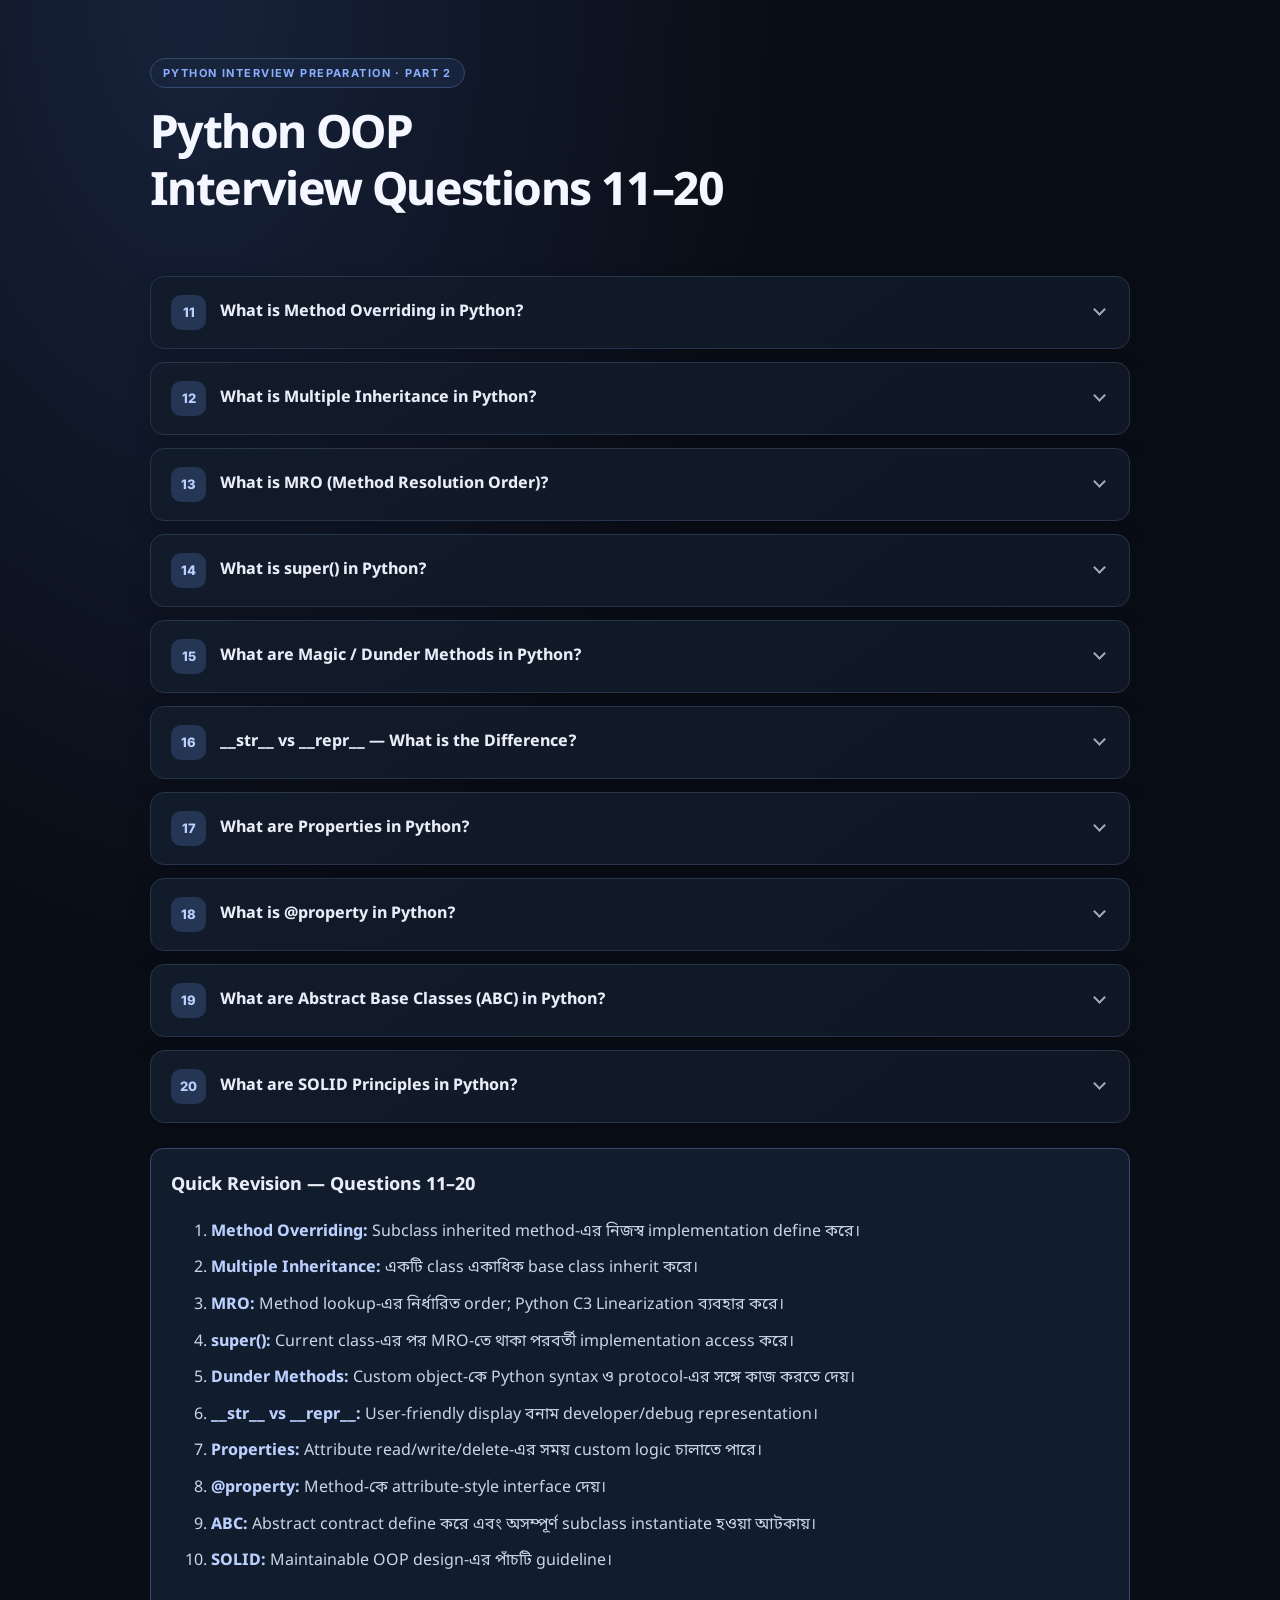
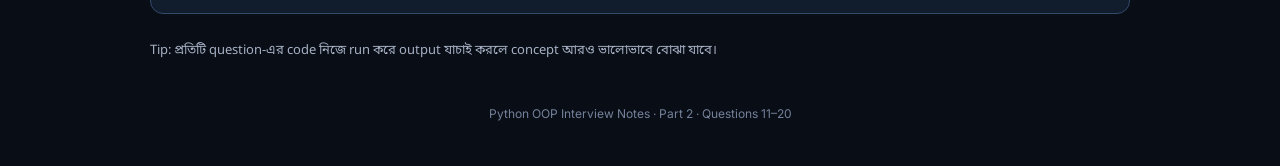
<file: pages/oop/11_20.html>
<!DOCTYPE html>
<html lang="bn">
<head>
<meta charset="UTF-8">
<meta name="viewport" content="width=device-width, initial-scale=1.0">
<meta name="description" content="Python OOP interview questions 11–20 with detailed Bangla explanations, practical examples and dark code blocks.">
<title>Python OOP Interview Preparation — 11–20</title>
<link rel="preconnect" href="https://fonts.googleapis.com">
<link rel="preconnect" href="https://fonts.gstatic.com" crossorigin>
<link href="https://fonts.googleapis.com/css2?family=Inter:wght@400;500;600;700;800&family=Noto+Sans+Bengali:wght@400;500;600;700&display=swap" rel="stylesheet">
<style>
:root{color-scheme:dark;--bg:#090d16;--panel:#111827;--panel2:#151e2e;--text:#e8edf7;--muted:#a5b0c3;--line:#273449;--accent:#8bafff;--accent2:#b6a0ff;--code:#070b12;--green:#a6e3a1;--yellow:#f9e2af;--pink:#f5c2e7;--blue:#89b4fa}
*{box-sizing:border-box}html{scroll-behavior:smooth}body{margin:0;background:radial-gradient(ellipse at 15% 0%,#17223a 0,transparent 38%),var(--bg);color:var(--text);font-family:'Noto Sans Bengali',Inter,sans-serif;line-height:1.85}.wrap{width:min(980px,calc(100% - 32px));margin:auto}header{padding:58px 0 28px}.tag{font:700 11px Inter,sans-serif;letter-spacing:.13em;text-transform:uppercase;color:var(--accent);border:1px solid #34496e;background:#17243b;padding:7px 12px;border-radius:999px;display:inline-block}h1{font-size:clamp(30px,5vw,46px);line-height:1.25;letter-spacing:-.035em;margin:19px 0 12px;color:#f4f7ff}.lead{color:var(--muted);max-width:790px;margin:0;font-size:15px}.stats{display:flex;gap:9px;flex-wrap:wrap;margin-top:22px}.stat{font:600 12px Inter,sans-serif;color:#c3cee0;background:#111a2a;border:1px solid var(--line);border-radius:8px;padding:7px 11px}.toolbar{display:flex;align-items:center;justify-content:space-between;gap:12px;margin:30px 0 14px}.toolbar p{font-size:13px;color:var(--muted);margin:0}button{font:600 12px Inter,sans-serif;color:#e8efff;background:#1b2940;border:1px solid #3a4d6b;border-radius:8px;padding:9px 12px;cursor:pointer}button:hover{background:#263a5a;border-color:var(--accent)}.question{background:linear-gradient(145deg,#121b2a,#0f1724);border:1px solid var(--line);border-radius:14px;margin:13px 0;overflow:hidden;box-shadow:0 8px 25px #0002}.question[open]{border-color:#435a82}.question summary{list-style:none;display:flex;align-items:center;gap:14px;padding:18px 20px;cursor:pointer;font-weight:700;font-size:16px;line-height:1.55}.question summary::-webkit-details-marker{display:none}.num{width:35px;height:35px;flex:0 0 35px;display:grid;place-items:center;border-radius:10px;background:#243653;color:#bcd0ff;font:800 13px Inter,sans-serif}.qname{flex:1}.chev{width:9px;height:9px;border-right:2px solid #9eacc3;border-bottom:2px solid #9eacc3;transform:rotate(45deg);transition:.2s;margin:0 5px 5px}.question[open] .chev{transform:rotate(225deg);margin-bottom:-5px}.answer{border-top:1px solid var(--line);padding:22px 24px 26px}.answer h3{font-size:16px;color:#c5d5ff;margin:25px 0 8px;line-height:1.5}.answer h3:first-child{margin-top:0}.answer p{margin:7px 0 13px}.answer ul,.answer ol{padding-left:25px;margin:8px 0 15px}.answer li{margin:6px 0}.answer strong{color:#f1f5ff}.answer code:not(pre code){font: .9em 'SFMono-Regular',Consolas,monospace;background:#202b3d;color:#d6e3ff;border:1px solid #33435d;padding:2px 6px;border-radius:5px;overflow-wrap:anywhere}.note,.why,.warning,.interview{padding:13px 16px;margin:15px 0;border-radius:9px;background:#17243a;border:1px solid #31496f}.why{border-left:3px solid #8bafff}.warning{background:#2a2419;border-color:#62502b;border-left:3px solid #e9bd65}.interview{background:#172a29;border-color:#315c55;border-left:3px solid #79c9a7}.note{border-left:3px solid var(--accent2)}.codebox{margin:15px 0 20px;background:var(--code);border:1px solid #28364a;border-radius:11px;overflow:hidden;box-shadow:0 9px 24px #0004}.codehead{display:flex;justify-content:space-between;align-items:center;gap:10px;padding:9px 13px;background:#111a28;border-bottom:1px solid #273449;color:#9eacc3;font:700 10px Inter,sans-serif;letter-spacing:.1em}.copy{padding:5px 9px;font-size:11px;background:#202d42;color:#dce7fa;border-color:#40516a}pre{margin:0;padding:17px;overflow-x:auto;color:#e6edf7;font:13px/1.8 'SFMono-Regular',Consolas,'Liberation Mono',monospace;tab-size:4}pre code{font:inherit}.kw{color:#cba6f7}.fn{color:#89b4fa}.str{color:#a6e3a1}.cm{color:#7f91a9;font-style:italic}.numlit{color:#fab387}.flow{display:flex;flex-wrap:wrap;align-items:center;gap:7px;margin:12px 0 16px}.flow span{background:#1b2a41;border:1px solid #344a69;border-radius:7px;padding:6px 10px;font:600 12px Inter,sans-serif;color:#dce7fa}.flow b{color:#8299bd}.compare{width:100%;border-collapse:collapse;margin:12px 0 17px;font-size:13px}.compare th,.compare td{border:1px solid var(--line);padding:10px 12px;text-align:left;vertical-align:top}.compare th{background:#1b2940;color:#d9e4fa}.compare td{background:#101927;color:#c6d0df}.quick{margin:25px 0;padding:20px;border:1px solid #34496b;background:#111c2d;border-radius:13px}.quick h2{margin:0 0 12px;font-size:18px}.quick li{margin:7px 0;color:#cbd5e5}.quick strong{color:#bcd0ff}footer{text-align:center;color:#73829a;font:12px Inter,sans-serif;padding:30px 0 45px}.small{font-size:13px;color:var(--muted)}@media(max-width:620px){header{padding-top:38px}.answer{padding:18px 15px 22px}.question summary{padding:14px;font-size:14px}.num{width:31px;height:31px;flex-basis:31px}.toolbar{align-items:flex-start;flex-direction:column}pre{font-size:12px;padding:14px}.compare{font-size:12px}.compare th,.compare td{padding:8px}}
</style>
</head>
<body>
<header class="wrap">
  <span class="tag">Python Interview Preparation · Part 2</span>
  <h1>Python OOP<br>Interview Questions 11–20</h1>
  </header>
<main class="wrap">

<details class="question">
<summary><span class="num">11</span><span class="qname">What is Method Overriding in Python?</span><span class="chev"></span></summary>
<div class="answer">
<h3>1. Concept — Method Overriding কী?</h3>
<p>Method Overriding ঘটে যখন একটি <strong>subclass</strong>, তার parent/base class-এ থাকা কোনো instance method-এর একই নাম ব্যবহার করে নিজের implementation define করে। Subclass-এর object দিয়ে method call করলে Python-এর attribute lookup subclass থেকে শুরু হয়। তাই subclass-এ method পাওয়া গেলে সেটিই execute হয়।</p>
<div class="why"><strong>কেন দরকার?</strong><br>Parent class-এ common/default behavior রাখা যায়। কিন্তু child class-এর behavior আলাদা হলে child class-এ method override করা যায়। এতে parent class-এর code পরিবর্তন না করেই subclass-specific behavior পাওয়া যায়।</div>
<h3>2. Practical Example</h3>
<p>একটি notification system-এ সব notification-এর কাজ হলো message পাঠানো। কিন্তু Email এবং SMS পাঠানোর process এক নয়। তাই parent class-এ generic <code>send()</code> এবং child class-এ আলাদা implementation রাখা যায়।</p>
<div class="codebox"><div class="codehead">PYTHON 3 · METHOD OVERRIDING <button class="copy">Copy code</button></div><pre><code><span class="kw">class</span> Notification:
    <span class="kw">def</span> <span class="fn">send</span>(self, message):
        <span class="kw">return</span> <span class="str">f"Generic notification: {message}"</span>


<span class="kw">class</span> EmailNotification(Notification):
    <span class="kw">def</span> <span class="fn">send</span>(self, message):
        <span class="kw">return</span> <span class="str">f"Email sent: {message}"</span>


<span class="kw">class</span> SMSNotification(Notification):
    <span class="kw">def</span> <span class="fn">send</span>(self, message):
        <span class="kw">return</span> <span class="str">f"SMS sent: {message}"</span>


email = EmailNotification()
sms = SMSNotification()

<span class="fn">print</span>(email.send(<span class="str">"Hello"</span>))
<span class="fn">print</span>(sms.send(<span class="str">"Hello"</span>))</code></pre></div>
<h3>3. Internal Working — call হলে কী ঘটে?</h3>
<ol><li><code>EmailNotification</code> class <code>Notification</code> inherit করেছে।</li><li><code>EmailNotification</code>-এর ভেতরে নিজস্ব <code>send()</code> method আছে।</li><li><code>email.send("Hello")</code> call হলে Python প্রথমে <code>EmailNotification</code>-এ <code>send</code> খোঁজে।</li><li>Method পাওয়া যায়, তাই parent class-এর <code>send()</code> আর খোঁজা হয় না।</li><li>ফলে Email-এর implementation execute হয়।</li></ol>
<div class="flow"><span>email.send()</span><b>→</b><span>EmailNotification.send()</span><b>→</b><span>Return</span></div>
<h3>4. Parent method-ও ব্যবহার করতে হলে</h3>
<p>Subclass-এর implementation-এর পাশাপাশি পরবর্তী implementation-ও call করতে <code>super()</code> ব্যবহার করা যায়।</p>
<div class="codebox"><div class="codehead">OVERRIDE + super() <button class="copy">Copy code</button></div><pre><code><span class="kw">class</span> BaseReport:
    <span class="kw">def</span> <span class="fn">generate</span>(self):
        <span class="kw">return</span> <span class="str">"Base report"</span>


<span class="kw">class</span> SalesReport(BaseReport):
    <span class="kw">def</span> <span class="fn">generate</span>(self):
        base_result = <span class="fn">super</span>().generate()
        <span class="kw">return</span> base_result + <span class="str">" + Sales data"</span>


<span class="fn">print</span>(SalesReport().generate())
<span class="cm"># Base report + Sales data</span></code></pre></div>
<h3>5. Overriding vs Overloading</h3>
<table class="compare"><tr><th>Overriding</th><th>Overloading</th></tr><tr><td>Subclass parent method-এর implementation নতুন করে define করে।</td><td>একই নামের method ভিন্ন parameter signature অনুযায়ী একাধিক implementation দেয়।</td></tr><tr><td>Inheritance-এর সঙ্গে সম্পর্কিত।</td><td>Traditional compile-time method overloading Python সরাসরি Java/C++-এর মতো support করে না।</td></tr></table>
<p>Python-এ default arguments, <code>*args</code>/<code>**kwargs</code> বা <code>functools.singledispatch</code> দিয়ে related behavior করা যায়; এগুলো traditional method overloading-এর সমান নয়।</p>
<div class="interview"><strong>Interview Answer:</strong> Method overriding হলো subclass-এ parent class-এর inherited method-এর একই নাম দিয়ে নতুন implementation define করা। Subclass object দিয়ে call করলে method lookup subclass থেকে শুরু হয়। Parent implementation reuse করতে <code>super()</code> ব্যবহার করা যায়।</div>
</div></details>

<details class="question">
<summary><span class="num">12</span><span class="qname">What is Multiple Inheritance in Python?</span><span class="chev"></span></summary>
<div class="answer">
<h3>1. Concept — Multiple Inheritance কী?</h3>
<p>Multiple Inheritance হলো এমন একটি OOP feature যেখানে একটি class একাধিক base class inherit করতে পারে। ফলে child class একাধিক parent class-এর method এবং attribute access করতে পারে। Python সরাসরি এই feature support করে।</p>
<h3>2. Practical Example</h3>
<p>একটি smartphone-এ phone-এর calling feature এবং camera-এর photo capture feature—দুটিই আছে। আলাদা class-এ behavior রেখে Smartphone class-এ দুইটিই inherit করা যায়।</p>
<div class="codebox"><div class="codehead">PYTHON 3 · MULTIPLE INHERITANCE <button class="copy">Copy code</button></div><pre><code><span class="kw">class</span> Camera:
    <span class="kw">def</span> <span class="fn">take_photo</span>(self):
        <span class="kw">return</span> <span class="str">"Photo captured"</span>


<span class="kw">class</span> Phone:
    <span class="kw">def</span> <span class="fn">make_call</span>(self):
        <span class="kw">return</span> <span class="str">"Calling..."</span>


<span class="kw">class</span> SmartPhone(Camera, Phone):
    <span class="kw">pass</span>


device = SmartPhone()
<span class="fn">print</span>(device.take_photo())
<span class="fn">print</span>(device.make_call())</code></pre></div>
<p><code>SmartPhone(Camera, Phone)</code> লেখার অর্থ SmartPhone দুইটি base class inherit করছে। এখানে <code>pass</code> মানে class body-তে নতুন কোনো statement নেই; inherited method-গুলো তবুও ব্যবহার করা যাবে।</p>
<h3>3. Same method name থাকলে কী হয়?</h3>
<p>দুই parent class-এ একই method থাকলে Python class definition-এ দেওয়া base class order এবং MRO অনুসারে method খুঁজবে।</p>
<div class="codebox"><div class="codehead">METHOD NAME CONFLICT <button class="copy">Copy code</button></div><pre><code><span class="kw">class</span> A:
    <span class="kw">def</span> <span class="fn">show</span>(self):
        <span class="kw">return</span> <span class="str">"A"</span>


<span class="kw">class</span> B:
    <span class="kw">def</span> <span class="fn">show</span>(self):
        <span class="kw">return</span> <span class="str">"B"</span>


<span class="kw">class</span> C(A, B):
    <span class="kw">pass</span>


<span class="fn">print</span>(C().show())  <span class="cm"># A</span>
<span class="fn">print</span>(C.mro())</code></pre></div>
<p><code>C(A, B)</code>-তে MRO অনুযায়ী A, B-এর আগে। তাই <code>C().show()</code> call-এ A-এর method পাওয়া যায়। এটি “সবসময় প্রথম parent-ই call হবে” এমন আলাদা rule নয়; এটি MRO lookup-এর Result।</p>
<h3>4. Diamond Problem</h3>
<p>Diamond problem হয় যখন দুটি intermediate class একই base class inherit করে, তারপর আরেকটি class ওই দুই intermediate class inherit করে।</p>
<div class="flow"><span>A</span><b>↙</b><b>↘</b><span>B</span><span>C</span><b>↘</b><b>↙</b><span>D</span></div>
<div class="codebox"><div class="codehead">DIAMOND INHERITANCE <button class="copy">Copy code</button></div><pre><code><span class="kw">class</span> A: <span class="kw">pass</span>
<span class="kw">class</span> B(A): <span class="kw">pass</span>
<span class="kw">class</span> C(A): <span class="kw">pass</span>
<span class="kw">class</span> D(B, C): <span class="kw">pass</span>

<span class="fn">print</span>([cls.__name__ <span class="kw">for</span> cls <span class="kw">in</span> D.mro()])
<span class="cm"># ['D', 'B', 'C', 'A', 'object']</span></code></pre></div>
<p>Python-এর C3 MRO shared ancestor <code>A</code>-কে lookup order-এ একবার রাখে। তবে method chain-এ প্রতিটি class-এর implementation execute হবে কি না, তা method-গুলো <code>super()</code> call করছে কি না তার উপর নির্ভর করে।</p>
<h3>5. কখন সতর্ক থাকতে হবে?</h3>
<ul><li>একই method name থাকলে lookup order বুঝতে হবে।</li><li>Cooperative multiple inheritance-এ method signature compatible রাখা জরুরি।</li><li>প্রতিটি participating method-এ consistent <code>super()</code> chain দরকার হতে পারে।</li><li>Inheritance graph অতিরিক্ত জটিল হলে composition বেশি সহজ হতে পারে।</li></ul>
<div class="interview"><strong>Interview Answer:</strong> Multiple inheritance-এ একটি class একাধিক base class inherit করে। Python MRO দিয়ে method lookup-এর order ঠিক করে। Diamond hierarchy-তে C3 Linearization consistent lookup order তৈরি করে; cooperative <code>super()</code> method chain চালাতে সাহায্য করে।</div>
</div></details>

<details class="question">
<summary><span class="num">13</span><span class="qname">What is MRO (Method Resolution Order)?</span><span class="chev"></span></summary>
<div class="answer">
<h3>1. Concept — MRO কী?</h3>
<p>MRO-এর পূর্ণরূপ <strong>Method Resolution Order</strong>। কোনো class-এর object দিয়ে method বা attribute access করলে Python কোন order-এ class hierarchy-তে সেটি খুঁজবে, সেই নির্ধারিত order-ই MRO। Single inheritance-এ lookup সাধারণত child থেকে parent-এর দিকে যায়। Multiple inheritance-এ একাধিক সম্ভাব্য path থাকায় MRO খুব গুরুত্বপূর্ণ।</p>
<h3>2. Simple Example</h3>
<div class="codebox"><div class="codehead">MRO · SINGLE INHERITANCE <button class="copy">Copy code</button></div><pre><code><span class="kw">class</span> A:
    <span class="kw">def</span> <span class="fn">show</span>(self):
        <span class="kw">return</span> <span class="str">"A"</span>


<span class="kw">class</span> B(A):
    <span class="kw">def</span> <span class="fn">show</span>(self):
        <span class="kw">return</span> <span class="str">"B"</span>


<span class="kw">class</span> C(B):
    <span class="kw">pass</span>


<span class="fn">print</span>([cls.__name__ <span class="kw">for</span> cls <span class="kw">in</span> C.mro()])
<span class="cm"># ['C', 'B', 'A', 'object']</span>
<span class="fn">print</span>(C().show())  <span class="cm"># B</span></code></pre></div>
<p><code>C</code>-তে <code>show()</code> নেই। Python প্রথমে C-তে খুঁজে পায় না, এরপর B-তে পায়। তাই B-এর method execute হয়। A-তে একই নামের method থাকলেও lookup B-তে method পাওয়ার পর আর A পর্যন্ত যায় না।</p>
<h3>3. Multiple Inheritance-এ MRO</h3>
<div class="codebox"><div class="codehead">C3 LINEARIZATION EXAMPLE <button class="copy">Copy code</button></div><pre><code><span class="kw">class</span> A: <span class="kw">pass</span>
<span class="kw">class</span> B(A): <span class="kw">pass</span>
<span class="kw">class</span> C(A): <span class="kw">pass</span>
<span class="kw">class</span> D(B, C): <span class="kw">pass</span>

<span class="fn">print</span>([cls.__name__ <span class="kw">for</span> cls <span class="kw">in</span> D.mro()])
<span class="cm"># ['D', 'B', 'C', 'A', 'object']</span></code></pre></div>
<p>Lookup order:</p><div class="flow"><span>D</span><b>→</b><span>B</span><b>→</b><span>C</span><b>→</b><span>A</span><b>→</b><span>object</span></div>
<p>অর্থাৎ method খোঁজার সময় Python প্রথমে D, তারপর B, এরপর C, তারপর shared base A এবং শেষে object class check করে। যে class-এ attribute প্রথম পাওয়া যায়, lookup সেখানেই থামে।</p>
<h3>4. Python কীভাবে MRO তৈরি করে?</h3>
<p>Python multiple inheritance-এর জন্য <strong>C3 Linearization</strong> algorithm ব্যবহার করে। এটি এমন একটি order তৈরি করে, যা inheritance hierarchy-এর base class ordering বজায় রাখে এবং consistent lookup নিশ্চিত করে।</p>
<ul><li><strong>Local precedence order:</strong> <code>class D(B, C)</code> হলে B, C-এর আগে থাকবে।</li><li><strong>Monotonicity:</strong> কোনো class-এর existing relative order subclass-এর MRO-তে অকারণে উল্টে যায় না।</li><li><strong>Shared ancestor once:</strong> Diamond hierarchy-তে common ancestor MRO list-এ একবার থাকে।</li></ul>
<h3>5. Inconsistent MRO</h3>
<p>Base class-গুলোর inheritance order যদি পরস্পরবিরোধী হয় এবং C3 algorithm valid linear order তৈরি করতে না পারে, Python class তৈরি করার সময় <code>TypeError</code> raise করে।</p>
<h3>6. MRO দেখার উপায়</h3>
<div class="codebox"><div class="codehead">INSPECT MRO <button class="copy">Copy code</button></div><pre><code>MyClass.mro()       <span class="cm"># list return করে</span>
MyClass.__mro__     <span class="cm"># tuple return করে</span>
help(MyClass)       <span class="cm"># help output-এ MRO দেখায়</span></code></pre></div>
<div class="interview"><strong>Interview Answer:</strong> MRO হলো Python-এর method lookup order। Multiple inheritance-এ Python C3 Linearization algorithm দিয়ে MRO calculate করে। <code>ClassName.mro()</code> অথবা <code>ClassName.__mro__</code> দিয়ে order দেখা যায়।</div>
</div></details>

<details class="question">
<summary><span class="num">14</span><span class="qname">What is super() in Python?</span><span class="chev"></span></summary>
<div class="answer">
<h3>1. Concept — super() কী?</h3>
<p><code>super()</code> হলো Python-এর built-in function। এটি current class-এর context থেকে MRO-তে পরবর্তী class-এর method বা attribute access করতে সাহায্য করে। Single inheritance-এ পরবর্তী class সাধারণত parent class হয়। Multiple inheritance-এ সেটি অন্য branch-এর class-ও হতে পারে।</p>
<div class="warning"><strong>খুব গুরুত্বপূর্ণ:</strong> <code>super()</code> মানেই “সরাসরি parent class” নয়। সঠিক ধারণা হলো: current class-এর পর MRO-তে যে class আসে, <code>super()</code> সেখান থেকে lookup শুরু করে।</div>
<h3>2. Single Inheritance Example</h3>
<div class="codebox"><div class="codehead">PYTHON 3 · super() <button class="copy">Copy code</button></div><pre><code><span class="kw">class</span> Person:
    <span class="kw">def</span> <span class="fn">__init__</span>(self, name):
        self.name = name


<span class="kw">class</span> Developer(Person):
    <span class="kw">def</span> <span class="fn">__init__</span>(self, name, language):
        <span class="fn">super</span>().__init__(name)
        self.language = language


dev = Developer(<span class="str">"Anik"</span>, <span class="str">"Python"</span>)
<span class="fn">print</span>(dev.name)      <span class="cm"># Anik</span>
<span class="fn">print</span>(dev.language)  <span class="cm"># Python</span></code></pre></div>
<h3>3. Execution Flow</h3>
<ol><li><code>Developer(...)</code> call হলে Developer-এর <code>__init__()</code> execute হয়।</li><li><code>super().__init__(name)</code> MRO-তে Developer-এর পরের class Person-এর initializer call করে।</li><li>Person-এর initializer <code>self.name</code> set করে।</li><li>Control Developer-এর initializer-এ ফিরে আসে এবং <code>self.language</code> set হয়।</li></ol>
<div class="flow"><span>Developer.__init__</span><b>→</b><span>Person.__init__</span><b>→</b><span>Developer continues</span></div>
<h3>4. Multiple Inheritance-এ super() chain</h3>
<p>এখানে একটি Root class chain-এর শেষ ধাপ। A, B, C এবং D প্রত্যেকেই <code>super()</code> call করছে। ফলে MRO অনুযায়ী প্রতিটি implementation একবার করে execute হয়।</p>
<div class="codebox"><div class="codehead">COOPERATIVE MULTIPLE INHERITANCE <button class="copy">Copy code</button></div><pre><code><span class="kw">class</span> Root:
    <span class="kw">def</span> <span class="fn">process</span>(self):
        <span class="kw">pass</span>


<span class="kw">class</span> A(Root):
    <span class="kw">def</span> <span class="fn">process</span>(self):
        <span class="fn">print</span>(<span class="str">"A"</span>)
        <span class="fn">super</span>().process()


<span class="kw">class</span> B(A):
    <span class="kw">def</span> <span class="fn">process</span>(self):
        <span class="fn">print</span>(<span class="str">"B"</span>)
        <span class="fn">super</span>().process()


<span class="kw">class</span> C(Root):
    <span class="kw">def</span> <span class="fn">process</span>(self):
        <span class="fn">print</span>(<span class="str">"C"</span>)
        <span class="fn">super</span>().process()


<span class="kw">class</span> D(B, C):
    <span class="kw">def</span> <span class="fn">process</span>(self):
        <span class="fn">print</span>(<span class="str">"D"</span>)
        <span class="fn">super</span>().process()


<span class="fn">print</span>([cls.__name__ <span class="kw">for</span> cls <span class="kw">in</span> D.mro()])
D().process()
<span class="cm"># MRO: D -> B -> A -> C -> Root -> object</span>
<span class="cm"># Output: D, B, A, C</span></code></pre></div>
<p><strong>কেন এই order?</strong> D-এর MRO হলো D, B, A, C, Root, object। D-এর <code>super()</code> B-তে যায়; B-এর <code>super()</code> A-তে; A-এর <code>super()</code> C-তে; C-এর <code>super()</code> Root-এ যায়। Root chain শেষ করে।</p>
<h3>5. Cooperative super() ব্যবহারের শর্ত</h3>
<ul><li>যে method chain-এর অংশ, সেগুলোতে consistentভাবে <code>super()</code> ব্যবহার করতে হবে।</li><li>একই chain-এর method signature compatible হতে হবে; arguments forward করার জন্য <code>*args</code>/<code>**kwargs</code> ব্যবহার করা যেতে পারে।</li><li>Chain-এর শেষ কোথায় হবে তা design করতে হবে।</li><li><code>Parent.method(self)</code> দিয়ে direct parent call করলে cooperative MRO chain bypass হতে পারে।</li></ul>
<div class="interview"><strong>Interview Answer:</strong> <code>super()</code> current class-এর পর MRO-তে থাকা পরবর্তী class-এর implementation access করে। Single inheritance-এ parent method call করতে এবং multiple inheritance-এ cooperative method chain তৈরি করতে এটি ব্যবহৃত হয়।</div>
</div></details>

<details class="question">
<summary><span class="num">15</span><span class="qname">What are Magic / Dunder Methods in Python?</span><span class="chev"></span></summary>
<div class="answer">
<h3>1. Concept — Dunder Method কী?</h3>
<p>Dunder methods হলো Python-এর special methods, যাদের নামের শুরুতে ও শেষে double underscore থাকে। যেমন <code>__init__</code>, <code>__str__</code>, <code>__len__</code>। “Dunder” শব্দটি এসেছে “double underscore” থেকে। এই method-গুলো custom object-কে Python-এর built-in syntax এবং protocol-এর সঙ্গে কাজ করতে দেয়।</p>
<div class="why"><strong>কেন দরকার?</strong><br>নিজস্ব class-এর object-কে list-এর মতো iterate করা, <code>len()</code> দিয়ে length বের করা, <code>+</code> দিয়ে combine করা, অথবা <code>with</code> statement-এ ব্যবহার করার behavior define করা যায়।</div>
<h3>2. Important Dunder Methods</h3>
<table class="compare"><tr><th>Method</th><th>কাজ</th><th>Related syntax</th></tr><tr><td><code>__new__</code></td><td>নতুন instance তৈরি করে</td><td>Object creation</td></tr><tr><td><code>__init__</code></td><td>তৈরি instance initialize করে</td><td><code>Class()</code></td></tr><tr><td><code>__str__</code></td><td>User-friendly string দেয়</td><td><code>str(obj)</code></td></tr><tr><td><code>__repr__</code></td><td>Developer-oriented representation দেয়</td><td><code>repr(obj)</code></td></tr><tr><td><code>__len__</code></td><td>Length return করে</td><td><code>len(obj)</code></td></tr><tr><td><code>__eq__</code></td><td>Equality comparison define করে</td><td><code>a == b</code></td></tr><tr><td><code>__lt__</code></td><td>Less-than comparison define করে</td><td><code>a &lt; b</code></td></tr><tr><td><code>__add__</code></td><td>Addition behavior define করে</td><td><code>a + b</code></td></tr><tr><td><code>__iter__</code>, <code>__next__</code></td><td>Iteration protocol implement করে</td><td><code>for</code></td></tr><tr><td><code>__enter__</code>, <code>__exit__</code></td><td>Context manager protocol implement করে</td><td><code>with</code></td></tr><tr><td><code>__getitem__</code></td><td>Index/key access define করে</td><td><code>obj[key]</code></td></tr><tr><td><code>__call__</code></td><td>Object-কে callable করে</td><td><code>obj()</code></td></tr></table>
<h3>3. Practical Example — len() এবং +</h3>
<div class="codebox"><div class="codehead">CUSTOM OBJECT PROTOCOL <button class="copy">Copy code</button></div><pre><code><span class="kw">class</span> Cart:
    <span class="kw">def</span> <span class="fn">__init__</span>(self, items):
        self.items = items

    <span class="kw">def</span> <span class="fn">__len__</span>(self):
        <span class="kw">return</span> <span class="fn">len</span>(self.items)

    <span class="kw">def</span> <span class="fn">__add__</span>(self, other):
        <span class="kw">if not</span> <span class="fn">isinstance</span>(other, Cart):
            <span class="kw">return</span> NotImplemented
        <span class="kw">return</span> Cart(self.items + other.items)


cart1 = Cart([<span class="str">"Book"</span>, <span class="str">"Pen"</span>])
cart2 = Cart([<span class="str">"Laptop"</span>])

<span class="fn">print</span>(<span class="fn">len</span>(cart1))       <span class="cm"># 2</span>
combined = cart1 + cart2
<span class="fn">print</span>(combined.items)   <span class="cm"># ['Book', 'Pen', 'Laptop']</span></code></pre></div>
<h3>4. Internal Working</h3>
<ul><li><code>len(cart1)</code> call করলে Python length protocol ব্যবহার করে এবং <code>Cart.__len__()</code> invoke করে।</li><li><code>cart1 + cart2</code> expression addition protocol ব্যবহার করে এবং উপযুক্ত ক্ষেত্রে <code>Cart.__add__()</code> invoke করে।</li><li><code>__add__()</code>-এ unsupported operand পেলে <code>NotImplemented</code> return করা যায়। এটি Python-কে অন্য operand-এর reflected operation try করার সুযোগ দেয়।</li></ul>
<h3>5. Common Mistakes</h3>
<ul><li><code>__len__()</code> non-negative integer return করতে হবে।</li><li><code>__bool__()</code> define না থাকলে truth testing-এর জন্য Python <code>__len__()</code> ব্যবহার করতে পারে।</li><li>সব dunder method implement করার প্রয়োজন নেই; প্রয়োজনীয় protocol implement করাই ভালো।</li><li>Special method lookup সাধারণ attribute lookup-এর মতো সবসময় instance dictionary থেকে হয় না; অনেক special operation type/class level-এ method খোঁজে।</li></ul>
<div class="interview"><strong>Interview Answer:</strong> Dunder methods হলো Python-এর special methods, যা custom object-কে built-in syntax ও protocol-এর সঙ্গে কাজ করতে দেয়। যেমন <code>__len__</code> দিয়ে <code>len()</code>, <code>__add__</code> দিয়ে <code>+</code> এবং <code>__iter__</code> দিয়ে iteration support করা যায়।</div>
</div></details>

<details class="question">
<summary><span class="num">16</span><span class="qname">__str__ vs __repr__ — What is the Difference?</span><span class="chev"></span></summary>
<div class="answer">
<h3>1. Concept — দুটির উদ্দেশ্য আলাদা</h3>
<p><code>__str__()</code> object-এর readable বা user-friendly string representation তৈরি করে। অন্যদিকে <code>__repr__()</code> debugging এবং developer inspection-এর জন্য useful, ideally unambiguous representation দেওয়ার চেষ্টা করে।</p>
<table class="compare"><tr><th>__str__</th><th>__repr__</th></tr><tr><td>User-facing readable output</td><td>Developer/debugging-oriented output</td></tr><tr><td>কীভাবে object-টি সহজে পড়া যায় সেটি গুরুত্ব পায়</td><td>Object-টিকে কীভাবে identify বা inspect করা যায় সেটি গুরুত্ব পায়</td></tr><tr><td>সবসময় recreate করা সম্ভব এমন output হওয়া জরুরি নয়</td><td>সম্ভব হলে এমন string দেওয়া ভালো যা object recreate করতে পারে; তবে এটি সব class-এর জন্য সম্ভব বা বাধ্যতামূলক নয়</td></tr></table>
<h3>2. Practical Example</h3>
<div class="codebox"><div class="codehead">STR VS REPR <button class="copy">Copy code</button></div><pre><code><span class="kw">class</span> User:
    <span class="kw">def</span> <span class="fn">__init__</span>(self, name, age):
        self.name = name
        self.age = age

    <span class="kw">def</span> <span class="fn">__str__</span>(self):
        <span class="kw">return</span> <span class="str">f"{self.name} ({self.age} years old)"</span>

    <span class="kw">def</span> <span class="fn">__repr__</span>(self):
        <span class="kw">return</span> <span class="str">f"User(name={self.name!r}, age={self.age!r})"</span>


user = User(<span class="str">"Anik"</span>, <span class="numlit">27</span>)

<span class="fn">print</span>(<span class="fn">str</span>(user))
<span class="fn">print</span>(<span class="fn">repr</span>(user))
<span class="fn">print</span>(user)</code></pre></div>
<p>Expected output:</p>
<div class="codebox"><div class="codehead">OUTPUT</div><pre><code>Anik (27 years old)
User(name='Anik', age=27)
Anik (27 years old)</code></pre></div>
<h3>3. কোন operation কোন method ব্যবহার করে?</h3>
<ul><li><code>str(obj)</code> সাধারণত <code>obj.__str__()</code> ব্যবহার করে।</li><li><code>repr(obj)</code> <code>obj.__repr__()</code> ব্যবহার করে।</li><li><code>print(obj)</code> string conversion করে, তাই সাধারণত <code>__str__()</code> ব্যবহার হয়।</li><li>Interactive interpreter-এ expression result display করার সময় সাধারণত <code>repr()</code> ব্যবহার হয়।</li><li>List বা dict-এর মতো container-এর representation তৈরি করার সময় element-গুলোর জন্য সাধারণত <code>repr()</code> ব্যবহার হয়।</li></ul>
<h3>4. শুধু __repr__ থাকলে কী হবে?</h3>
<p>Class-এ <code>__str__()</code> define না থাকলে <code>str(obj)</code> fallback হিসেবে <code>__repr__()</code> ব্যবহার করে। তাই অনেক class-এ ভালো <code>__repr__()</code> একটি useful baseline।</p>
<div class="codebox"><div class="codehead">REPR FALLBACK <button class="copy">Copy code</button></div><pre><code><span class="kw">class</span> Product:
    <span class="kw">def</span> <span class="fn">__repr__</span>(self):
        <span class="kw">return</span> <span class="str">"Product()"</span>


product = Product()
<span class="fn">print</span>(<span class="fn">str</span>(product))   <span class="cm"># Product()</span>
<span class="fn">print</span>(<span class="fn">repr</span>(product))  <span class="cm"># Product()</span></code></pre></div>
<div class="warning"><strong>Security:</strong> <code>__repr__()</code>-এ password, API token বা অন্য sensitive value রাখা উচিত নয়। Debugging output log-এ চলে যেতে পারে।</div>
<div class="interview"><strong>Interview Answer:</strong> <code>__str__</code> user-friendly display-এর জন্য এবং <code>__repr__</code> developer-facing debugging representation-এর জন্য। <code>__str__</code> না থাকলে <code>str()</code> সাধারণত <code>__repr__</code>-এ fallback করে।</div>
</div></details>

<details class="question">
<summary><span class="num">17</span><span class="qname">What are Properties in Python?</span><span class="chev"></span></summary>
<div class="answer">
<h3>1. Concept — Property কী?</h3>
<p>Python property এমন একটি mechanism, যার মাধ্যমে method-কে attribute-এর মতো access করা যায়। কোনো attribute read, write বা delete করার সময় custom logic চালানো সম্ভব, কিন্তু ব্যবহারকারীর কাছে syntax থাকে attribute access-এর মতো। Python-এর descriptor protocol-এর উপর property কাজ করে।</p>
<h3>2. Property কেন প্রয়োজন?</h3>
<p>ধরা যাক প্রথমে <code>age</code> একটি normal public attribute। পরে requirement এলো age negative হতে পারবে না। যদি setter method আলাদাভাবে যোগ করা হয়, তাহলে caller-দের code-ও পরিবর্তন করতে হতে পারে। Property ব্যবহার করলে <code>person.age</code> এবং <code>person.age = 26</code> syntax বজায় রেখেই validation যোগ করা যায়।</p>
<h3>3. Getter, Setter এবং Deleter Example</h3>
<div class="codebox"><div class="codehead">PROPERTY · GETTER / SETTER / DELETER <button class="copy">Copy code</button></div><pre><code><span class="kw">class</span> Person:
    <span class="kw">def</span> <span class="fn">__init__</span>(self, age):
        self.age = age

    @property
    <span class="kw">def</span> <span class="fn">age</span>(self):
        <span class="kw">return</span> self._age

    @age.setter
    <span class="kw">def</span> <span class="fn">age</span>(self, value):
        <span class="kw">if</span> value &lt; <span class="numlit">0</span>:
            <span class="kw">raise</span> ValueError(<span class="str">"Age cannot be negative"</span>)
        self._age = value

    @age.deleter
    <span class="kw">def</span> <span class="fn">age</span>(self):
        <span class="kw">del</span> self._age


person = Person(<span class="numlit">25</span>)
<span class="fn">print</span>(person.age)  <span class="cm"># getter runs</span>
person.age = <span class="numlit">26</span>     <span class="cm"># setter runs</span>
<span class="kw">del</span> person.age     <span class="cm"># deleter runs</span></code></pre></div>
<h3>4. Internal Working — কোন syntax-এ কী হয়?</h3>
<ul><li><strong>Getter:</strong> <code>person.age</code> read করলে property-এর getter execute হয় এবং <code>self._age</code> return করে।</li><li><strong>Setter:</strong> <code>person.age = 26</code> করলে setter execute হয়। Validation pass করলে internal attribute <code>_age</code> set হয়।</li><li><strong>Deleter:</strong> <code>del person.age</code> করলে deleter execute হয় এবং <code>_age</code> delete হয়।</li></ul>
<div class="flow"><span>person.age</span><b>→</b><span>Getter</span><b>→</b><span>_age</span></div><div class="flow"><span>person.age = 26</span><b>→</b><span>Setter</span><b>→</b><span>Validation</span><b>→</b><span>_age = 26</span></div>
<h3>5. Common Mistake — Recursion</h3>
<p>Getter-এর ভেতরে <code>return self.age</code> লিখলে একই property আবার call হবে এবং recursion তৈরি হবে। তাই internal storage হিসেবে <code>self._age</code> ব্যবহার করা হয়েছে।</p>
<div class="interview"><strong>Interview Answer:</strong> Property method-কে attribute-style interface দেয়। <code>@property</code>, <code>@name.setter</code> এবং <code>@name.deleter</code> দিয়ে read, write ও delete operation-এর custom logic define করা যায়।</div>
</div></details>

<details class="question">
<summary><span class="num">18</span><span class="qname">What is @property in Python?</span><span class="chev"></span></summary>
<div class="answer">
<h3>1. Concept — @property কী?</h3>
<p><code>@property</code> হলো built-in <code>property</code> descriptor তৈরির decorator syntax। এটি কোনো method-কে এমন attribute হিসেবে access করতে দেয়, যার value read করার সময় method-এর code execute হয়। তাই method call-এর মতো parentheses লাগে না।</p>
<div class="note"><strong>Question 17 ও 18-এর পার্থক্য:</strong><br>Question 17-এ Property mechanism-এর overall ধারণা, getter/setter/deleter এবং use case আলোচনা করা হয়েছে। Question 18-এ বিশেষভাবে <code>@property</code> decorator কীভাবে কাজ করে, computed attribute এবং read-only property কীভাবে তৈরি হয়—সেগুলো দেখা হচ্ছে।</div>
<h3>2. Computed Attribute Example</h3>
<p>Rectangle-এর area আলাদা করে store না করে width ও height থেকে calculate করা যায়। কিন্তু ব্যবহারকারী <code>rectangle.area</code> হিসেবে access করতে পারবে।</p>
<div class="codebox"><div class="codehead">COMPUTED PROPERTY <button class="copy">Copy code</button></div><pre><code><span class="kw">class</span> Rectangle:
    <span class="kw">def</span> <span class="fn">__init__</span>(self, width, height):
        self.width = width
        self.height = height

    @property
    <span class="kw">def</span> <span class="fn">area</span>(self):
        <span class="kw">return</span> self.width * self.height


rectangle = Rectangle(<span class="numlit">10</span>, <span class="numlit">5</span>)
<span class="fn">print</span>(rectangle.area)  <span class="cm"># 50</span></code></pre></div>
<p><code>area</code> কোনো stored instance variable নয়। এটি width ও height থেকে calculate হচ্ছে। Syntax হলো <code>rectangle.area</code>, <strong>not</strong> <code>rectangle.area()</code>।</p>
<h3>3. Read-only Property</h3>
<p>শুধু <code>@property</code> define করে setter না দিলে property-তে সাধারণ assignment করা যায় না। ফলে read-only interface তৈরি হয়।</p>
<div class="codebox"><div class="codehead">READ-ONLY PROPERTY <button class="copy">Copy code</button></div><pre><code><span class="kw">class</span> Circle:
    <span class="kw">def</span> <span class="fn">__init__</span>(self, radius):
        self.radius = radius

    @property
    <span class="kw">def</span> <span class="fn">diameter</span>(self):
        <span class="kw">return</span> self.radius * <span class="numlit">2</span>


circle = Circle(<span class="numlit">5</span>)
<span class="fn">print</span>(circle.diameter)  <span class="cm"># 10</span>
<span class="cm"># circle.diameter = 20  # AttributeError</span></code></pre></div>
<h3>4. Internal Working — descriptor হিসেবে @property</h3>
<ol><li>Class body-তে <code>@property</code> কোনো function-এর উপর apply হয়।</li><li>Decorator function-টিকে একটি property object দিয়ে replace করে।</li><li>Instance থেকে ওই attribute read করলে descriptor protocol-এর মাধ্যমে getter execute হয়।</li><li>Setter define করা থাকলে assignment-এর সময় setter execute হয়; না থাকলে assignment সাধারণত reject হয়।</li></ol>
<h3>5. @property vs Normal Method</h3>
<table class="compare"><tr><th>Normal method</th><th>Property</th></tr><tr><td><code>obj.calculate_total()</code></td><td><code>obj.total</code></td></tr><tr><td>Method call syntax ব্যবহার করে</td><td>Attribute access syntax ব্যবহার করে</td></tr><tr><td>কোনো operation বা action বোঝাতে ভালো</td><td>Computed বা managed attribute বোঝাতে ভালো</td></tr></table>
<div class="warning"><strong>Design advice:</strong> Property-এর ভেতরে expensive database query, network request বা বড় side effect লুকিয়ে রাখা ভালো design নয়। Attribute access সাধারণত lightweight ও predictable হওয়া উচিত।</div>
<div class="interview"><strong>Interview Answer:</strong> <code>@property</code> method-কে attribute-এর মতো access করতে দেয়। Computed value, validation এবং read-only interface তৈরিতে এটি useful। এটি Python-এর descriptor mechanism-এর উপর কাজ করে।</div>
</div></details>

<details class="question">
<summary><span class="num">19</span><span class="qname">What are Abstract Base Classes (ABC) in Python?</span><span class="chev"></span></summary>
<div class="answer">
<h3>1. Concept — ABC কী?</h3>
<p>Abstract Base Class (ABC) হলো এমন base class, যা subclass-গুলোর জন্য common interface বা contract define করতে পারে। Python-এর <code>abc</code> module-এর <code>ABC</code> এবং <code>@abstractmethod</code> ব্যবহার করে abstract method define করা যায়। Abstract method implement না করা concrete subclass instantiate করা যায় না।</p>
<div class="why"><strong>কেন দরকার?</strong><br>একই interface follow করে একাধিক implementation তৈরি করতে এবং incomplete subclass ভুল করে instantiate হওয়া আটকাতে ABC ব্যবহার করা যায়।</div>
<h3>2. Practical Example — Storage System</h3>
<p>ধরা যাক application-এ data save/load করার জন্য FileStorage, DatabaseStorage বা CloudStorage থাকতে পারে। প্রতিটি implementation-এ <code>save()</code> এবং <code>load()</code> থাকা দরকার। ABC এই contract define করতে পারে।</p>
<div class="codebox"><div class="codehead">PYTHON 3 · ABSTRACT BASE CLASS <button class="copy">Copy code</button></div><pre><code><span class="kw">from</span> abc <span class="kw">import</span> ABC, abstractmethod


<span class="kw">class</span> Storage(ABC):
    @abstractmethod
    <span class="kw">def</span> <span class="fn">save</span>(self, data):
        <span class="kw">pass</span>

    @abstractmethod
    <span class="kw">def</span> <span class="fn">load</span>(self, key):
        <span class="kw">pass</span>


<span class="kw">class</span> FileStorage(Storage):
    <span class="kw">def</span> <span class="fn">save</span>(self, data):
        <span class="kw">return</span> <span class="str">"Saved to file"</span>

    <span class="kw">def</span> <span class="fn">load</span>(self, key):
        <span class="kw">return</span> <span class="str">f"Loaded {key} from file"</span>


storage = FileStorage()
<span class="fn">print</span>(storage.save(<span class="str">"hello"</span>))</code></pre></div>
<h3>3. Abstract method implement না করলে?</h3>
<p>নিচের <code>IncompleteStorage</code> class-এ <code>load()</code> implement করা হয়নি। তাই class-টি abstract অবস্থায় থাকবে এবং এর object তৈরি করতে গেলে <code>TypeError</code> হবে।</p>
<div class="codebox"><div class="codehead">INCOMPLETE SUBCLASS <button class="copy">Copy code</button></div><pre><code><span class="kw">class</span> IncompleteStorage(Storage):
    <span class="kw">def</span> <span class="fn">save</span>(self, data):
        <span class="kw">return</span> <span class="str">"Saved"</span>


<span class="cm"># IncompleteStorage()  # TypeError</span></code></pre></div>
<h3>4. Abstract method-এর body থাকতে পারে?</h3>
<p>হ্যাঁ। Abstract method-এর body থাকতে পারে। Subclass-কে abstract method override করতে হবে; override করা method-এর ভেতর <code>super()</code> দিয়ে base method-এর implementation reuse করা সম্ভব।</p>
<h3>5. ABC vs Duck Typing vs Protocol</h3>
<table class="compare"><tr><th>ABC</th><th>Duck Typing</th><th>Protocol</th></tr><tr><td>Explicit inheritance/registration দিয়ে runtime contract তৈরি করা যায়। Abstract method অসম্পূর্ণ থাকলে instantiate আটকায়।</td><td>Object প্রয়োজনীয় operation support করলেই ব্যবহার করা হয়; নির্দিষ্ট base class inherit করা আবশ্যক নয়।</td><td><code>typing.Protocol</code> structural typing-এর contract প্রকাশ করে; static type checker method/attribute মিলিয়ে compatibility যাচাই করতে পারে।</td></tr></table>
<p><code>@runtime_checkable</code> Protocol-এর কিছু runtime check support করে, তবে সেটি পূর্ণ static type checking-এর বিকল্প নয়। ABC explicit runtime class hierarchy ও abstract method enforcement-এ useful; Protocol structural typing-এ useful।</p>
<div class="interview"><strong>Interview Answer:</strong> ABC হলো <code>abc</code> module দিয়ে তৈরি abstract base class, যা subclass-এর জন্য interface/contract define করে। <code>@abstractmethod</code> implement না করলে subclass instantiate করা যায় না। এটি explicit contract enforcement-এর জন্য useful।</div>
</div></details>

<details class="question">
<summary><span class="num">20</span><span class="qname">What are SOLID Principles in Python?</span><span class="chev"></span></summary>
<div class="answer">
<h3>1. Concept — SOLID কী?</h3>
<p>SOLID হলো object-oriented software design-এর পাঁচটি principle-এর acronym। এগুলোর লক্ষ্য software-কে maintainable, extensible এবং change-friendly রাখা। SOLID Python-specific feature নয়; বিভিন্ন OOP language-এ design guideline হিসেবে ব্যবহার করা যায়।</p>
<div class="flow"><span>S · Single Responsibility</span><span>O · Open/Closed</span><span>L · Liskov Substitution</span><span>I · Interface Segregation</span><span>D · Dependency Inversion</span></div>
<h3>2. S — Single Responsibility Principle (SRP)</h3>
<p>একটি class/module-এর change করার একটি প্রধান কারণ থাকা উচিত। অর্থাৎ unrelated responsibility একই class-এ জমা না করাই ভালো।</p>
<p><strong>Problem:</strong> Invoice class যদি invoice calculation, PDF generation এবং email sending—সব করে, তাহলে PDF format বা email provider change হলেও Invoice class edit করতে হবে।</p>
<div class="codebox"><div class="codehead">SRP · SEPARATE RESPONSIBILITIES <button class="copy">Copy code</button></div><pre><code><span class="kw">class</span> Invoice:
    <span class="kw">def</span> <span class="fn">total</span>(self, items):
        <span class="kw">return</span> <span class="fn">sum</span>(items)


<span class="kw">class</span> InvoicePrinter:
    <span class="kw">def</span> <span class="fn">print_invoice</span>(self, invoice_total):
        <span class="fn">print</span>(<span class="str">f"Total: {invoice_total}"</span>)


<span class="kw">class</span> InvoiceRepository:
    <span class="kw">def</span> <span class="fn">save</span>(self, invoice):
        <span class="fn">print</span>(<span class="str">"Invoice saved"</span>)</code></pre></div>
<p>এখানে calculation, printing এবং persistence আলাদা responsibility-তে রাখা হয়েছে।</p>
<h3>3. O — Open/Closed Principle (OCP)</h3>
<p>Software entity extension-এর জন্য open, কিন্তু existing tested code modification-এর প্রয়োজন যতটা সম্ভব কম—এমন design হওয়া উচিত। নতুন behavior যোগ করতে গিয়ে বারবার পুরনো code edit না করে abstraction ও polymorphism ব্যবহার করা যায়।</p>
<div class="codebox"><div class="codehead">OCP · STRATEGY PATTERN STYLE <button class="copy">Copy code</button></div><pre><code><span class="kw">from</span> abc <span class="kw">import</span> ABC, abstractmethod


<span class="kw">class</span> Discount(ABC):
    @abstractmethod
    <span class="kw">def</span> <span class="fn">apply</span>(self, price):
        <span class="kw">pass</span>


<span class="kw">class</span> NoDiscount(Discount):
    <span class="kw">def</span> <span class="fn">apply</span>(self, price):
        <span class="kw">return</span> price


<span class="kw">class</span> TenPercentDiscount(Discount):
    <span class="kw">def</span> <span class="fn">apply</span>(self, price):
        <span class="kw">return</span> price * <span class="numlit">0.90</span>


<span class="kw">class</span> Checkout:
    <span class="kw">def</span> <span class="fn">__init__</span>(self, discount):
        self.discount = discount

    <span class="kw">def</span> <span class="fn">total</span>(self, price):
        <span class="kw">return</span> self.discount.apply(price)


checkout = Checkout(TenPercentDiscount())
<span class="fn">print</span>(checkout.total(<span class="numlit">1000</span>))  <span class="cm"># 900.0</span></code></pre></div>
<p>নতুন discount type যোগ করতে নতুন class তৈরি করা যায়। Checkout-এর calculation flow নতুন discount-এর জন্য rewrite করতে হয় না।</p>
<h3>4. L — Liskov Substitution Principle (LSP)</h3>
<p>যে জায়গায় base class-এর object ব্যবহার করা যায়, সেখানে তার subtype object বসালেও program-এর expected behavior ভেঙে যাওয়া উচিত নয়। Subclass-কে base class-এর contract মানতে হবে।</p>
<p><strong>Problem:</strong> যদি Bird class-এ সব bird-এর জন্য <code>fly()</code> বাধ্যতামূলক করা হয়, তাহলে Penguin-এর মতো উড়তে না-পারা bird subclass design-এ সমস্যা তৈরি করবে।</p>
<div class="codebox"><div class="codehead">LSP · BETTER ABSTRACTION <button class="copy">Copy code</button></div><pre><code><span class="kw">class</span> Bird:
    <span class="kw">def</span> <span class="fn">move</span>(self):
        <span class="kw">raise</span> NotImplementedError


<span class="kw">class</span> FlyingBird(Bird):
    <span class="kw">def</span> <span class="fn">fly</span>(self):
        <span class="kw">return</span> <span class="str">"Flying"</span>


<span class="kw">class</span> Sparrow(FlyingBird):
    <span class="kw">def</span> <span class="fn">move</span>(self):
        <span class="kw">return</span> self.fly()


<span class="kw">class</span> Penguin(Bird):
    <span class="kw">def</span> <span class="fn">move</span>(self):
        <span class="kw">return</span> <span class="str">"Swimming or walking"</span></code></pre></div>
<p>সব Bird-এর common contract হলো move করা। Flying capability আলাদা subclass-এ রাখা হয়েছে। বাস্তব design-এ capability-based interface বা composition আরও উপযুক্ত হতে পারে।</p>
<h3>5. I — Interface Segregation Principle (ISP)</h3>
<p>Client-কে এমন method-এর উপর depend করানো উচিত নয়, যেগুলো তার প্রয়োজন নেই। একটি বড় interface-এর বদলে ছোট ও focused interface ভালো।</p>
<p><strong>Example:</strong> শুধু print করতে পারে এমন device-কে যদি print, scan ও fax—সব method implement করতে বাধ্য করা হয়, তাহলে অপ্রয়োজনীয় dependency তৈরি হয়।</p>
<div class="codebox"><div class="codehead">ISP · SMALL INTERFACES <button class="copy">Copy code</button></div><pre><code><span class="kw">from</span> abc <span class="kw">import</span> ABC, abstractmethod


<span class="kw">class</span> Printer(ABC):
    @abstractmethod
    <span class="kw">def</span> <span class="fn">print_document</span>(self, document):
        <span class="kw">pass</span>


<span class="kw">class</span> Scanner(ABC):
    @abstractmethod
    <span class="kw">def</span> <span class="fn">scan</span>(self):
        <span class="kw">pass</span>


<span class="kw">class</span> BasicPrinter(Printer):
    <span class="kw">def</span> <span class="fn">print_document</span>(self, document):
        <span class="kw">return</span> <span class="str">"Printing document"</span></code></pre></div>
<p>BasicPrinter শুধু Printer interface implement করছে; Scanner-এর method implement করার দরকার নেই।</p>
<h3>6. D — Dependency Inversion Principle (DIP)</h3>
<p>High-level module যেন low-level concrete implementation-এর উপর সরাসরি depend না করে। দুটিই abstraction-এর উপর depend করবে। Abstraction যেন detail-এর উপর depend না করে; detail abstraction-এর উপর depend করবে।</p>
<p><strong>Example:</strong> Checkout class যদি সরাসরি StripePayment তৈরি করে, তাহলে provider change করতে Checkout edit করতে হবে। এর বদলে PaymentProcessor abstraction-এর উপর depend করানো যায়।</p>
<div class="codebox"><div class="codehead">DIP · DEPENDENCY INJECTION <button class="copy">Copy code</button></div><pre><code><span class="kw">from</span> abc <span class="kw">import</span> ABC, abstractmethod


<span class="kw">class</span> PaymentProcessor(ABC):
    @abstractmethod
    <span class="kw">def</span> <span class="fn">pay</span>(self, amount):
        <span class="kw">pass</span>


<span class="kw">class</span> CardPayment(PaymentProcessor):
    <span class="kw">def</span> <span class="fn">pay</span>(self, amount):
        <span class="kw">return</span> <span class="str">f"Card payment: {amount}"</span>


<span class="kw">class</span> MobilePayment(PaymentProcessor):
    <span class="kw">def</span> <span class="fn">pay</span>(self, amount):
        <span class="kw">return</span> <span class="str">f"Mobile payment: {amount}"</span>


<span class="kw">class</span> Checkout:
    <span class="kw">def</span> <span class="fn">__init__</span>(self, processor: PaymentProcessor):
        self.processor = processor

    <span class="kw">def</span> <span class="fn">complete</span>(self, amount):
        <span class="kw">return</span> self.processor.pay(amount)


checkout = Checkout(CardPayment())
<span class="fn">print</span>(checkout.complete(<span class="numlit">1500</span>))</code></pre></div>
<p>এখানে constructor দিয়ে dependency পাঠানো হয়েছে। এই technique-কে Dependency Injection বলা হয়। DIP হলো design principle; Dependency Injection হলো সেটি implement করার একটি common technique।</p>
<h3>7. SOLID একসঙ্গে কীভাবে কাজ করে?</h3>
<ul><li><strong>SRP:</strong> Class-এর responsibility সীমিত রাখে।</li><li><strong>OCP:</strong> Existing code বারবার edit না করে নতুন behavior যোগ করতে সাহায্য করে।</li><li><strong>LSP:</strong> Subclass যেন base class-এর contract ভঙ্গ না করে তা নিশ্চিত করে।</li><li><strong>ISP:</strong> ছোট ও focused interface তৈরি করে।</li><li><strong>DIP:</strong> Concrete class-এর বদলে abstraction-এর উপর dependency তৈরি করে।</li></ul>
<h3>8. Python-এ SOLID ব্যবহারের সময়</h3>
<p>Python dynamic language। সব জায়গায় ABC বা বড় class hierarchy দরকার হয় না। Duck typing, <code>Protocol</code>, functions, composition এবং dependency injection দিয়েও SOLID-এর লক্ষ্য অর্জন করা যায়। SOLID checklist হিসেবে ব্যবহার করা ভালো—অকারণে abstraction বা class বাড়ানোর নিয়ম হিসেবে নয়।</p>
<div class="interview"><strong>Interview Answer:</strong> SOLID হলো পাঁচটি OOP design principle: Single Responsibility, Open/Closed, Liskov Substitution, Interface Segregation এবং Dependency Inversion। এগুলো responsibility, extension, substitutability, interface design এবং dependency management উন্নত করতে সাহায্য করে।</div>
</div></details>

<section class="quick"><h2>Quick Revision — Questions 11–20</h2><ol><li><strong>Method Overriding:</strong> Subclass inherited method-এর নিজস্ব implementation define করে।</li><li><strong>Multiple Inheritance:</strong> একটি class একাধিক base class inherit করে।</li><li><strong>MRO:</strong> Method lookup-এর নির্ধারিত order; Python C3 Linearization ব্যবহার করে।</li><li><strong>super():</strong> Current class-এর পর MRO-তে থাকা পরবর্তী implementation access করে।</li><li><strong>Dunder Methods:</strong> Custom object-কে Python syntax ও protocol-এর সঙ্গে কাজ করতে দেয়।</li><li><strong>__str__ vs __repr__:</strong> User-friendly display বনাম developer/debug representation।</li><li><strong>Properties:</strong> Attribute read/write/delete-এর সময় custom logic চালাতে পারে।</li><li><strong>@property:</strong> Method-কে attribute-style interface দেয়।</li><li><strong>ABC:</strong> Abstract contract define করে এবং অসম্পূর্ণ subclass instantiate হওয়া আটকায়।</li><li><strong>SOLID:</strong> Maintainable OOP design-এর পাঁচটি guideline।</li></ol></section>
<p class="small">Tip: প্রতিটি question-এর code নিজে run করে output যাচাই করলে concept আরও ভালোভাবে বোঝা যাবে।</p>
</main>
<footer class="wrap">Python OOP Interview Notes · Part 2 · Questions 11–20</footer>
<script>
const questions=[...document.querySelectorAll('.question')];
const toggle=document.getElementById('toggleAll');
function updateToggle(){toggle.textContent=questions.every(q=>q.open)?'সব answer বন্ধ করুন':'সব answer খুলুন'}
toggle.addEventListener('click',()=>{const openNext=!questions.every(q=>q.open);questions.forEach(q=>q.open=openNext);updateToggle()});
questions.forEach(q=>q.addEventListener('toggle',updateToggle));
document.querySelectorAll('.copy').forEach(button=>button.addEventListener('click',async()=>{const code=button.closest('.codebox').querySelector('pre code').innerText;try{await navigator.clipboard.writeText(code);button.textContent='Copied!'}catch{button.textContent='Copy failed'}setTimeout(()=>button.textContent='Copy code',1400)}));
</script>
</body>
</html>
</file>
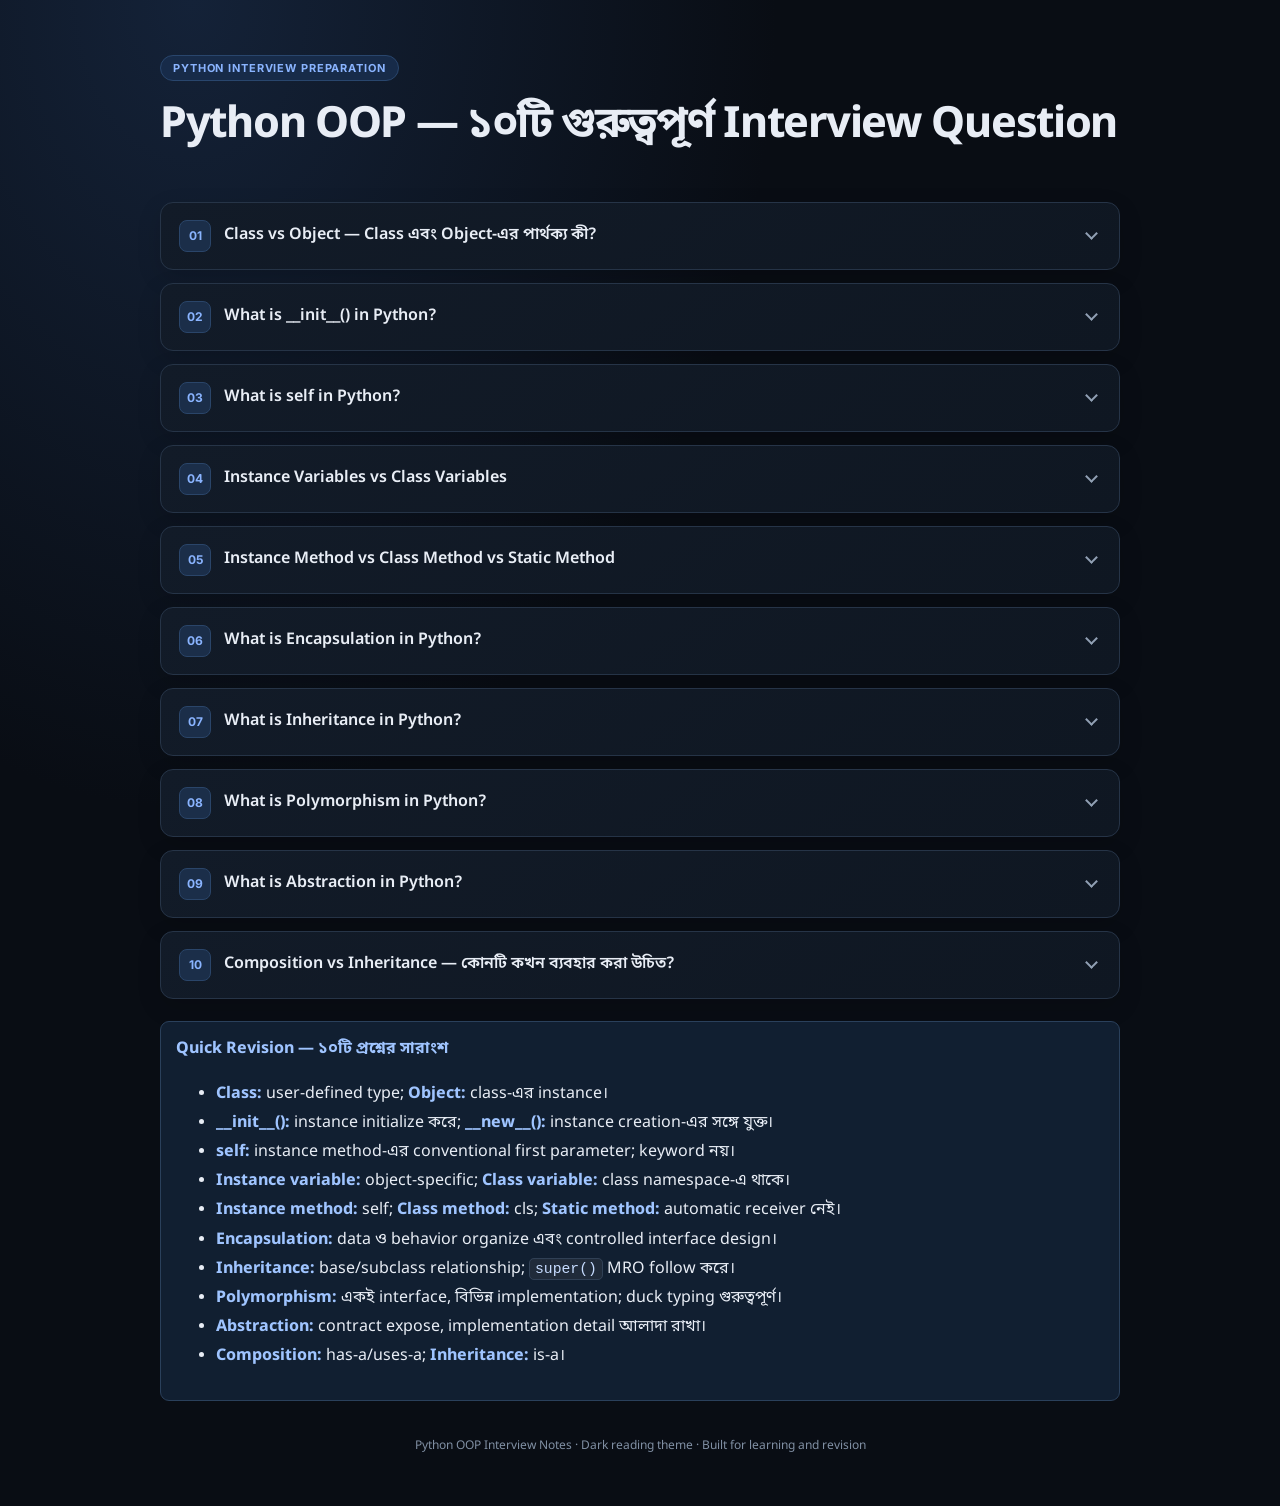
<file: pages/oop/1_10.html>
<!DOCTYPE html>
<html lang="bn">
<head>
<meta charset="UTF-8">
<meta name="viewport" content="width=device-width, initial-scale=1.0">
<meta name="description" content="Python OOP interview questions explained in clear Bangla with practical Python examples.">
<title>Python OOP | 10 Interview Questions</title>
<link rel="preconnect" href="https://fonts.googleapis.com">
<link rel="preconnect" href="https://fonts.gstatic.com" crossorigin>
<link href="https://fonts.googleapis.com/css2?family=Inter:wght@400;500;600;700;800&family=Noto+Sans+Bengali:wght@400;500;600;700&display=swap" rel="stylesheet">
<style>
:root{
  color-scheme:dark;
  --page:#090d14;--panel:#111824;--panel2:#151f2d;--line:#263447;
  --text:#e8edf5;--muted:#a6b2c3;--accent:#8ab4ff;--accent-bg:#172b49;
  --code:#080c13;--code-head:#151e2b;--green:#a6e3a1;--yellow:#f9e2af;
  --purple:#cba6f7;--cyan:#89dceb;--red:#f38ba8;
}
*{box-sizing:border-box}
html{scroll-behavior:smooth}
body{margin:0;background:radial-gradient(ellipse at 15% 0%,#142238 0,transparent 38%),var(--page);color:var(--text);font-family:"Noto Sans Bengali",Inter,sans-serif;line-height:1.82}
.container{width:min(960px,calc(100% - 32px));margin:auto}
header{padding:54px 0 25px}
.eyebrow{display:inline-flex;align-items:center;gap:8px;color:var(--accent);background:var(--accent-bg);border:1px solid #29466d;border-radius:999px;padding:5px 12px;font:700 11px Inter,sans-serif;letter-spacing:.08em;text-transform:uppercase}
h1{font-size:clamp(29px,5vw,43px);line-height:1.25;margin:17px 0 10px;letter-spacing:-.03em}
.intro{color:var(--muted);max-width:760px;margin:0}
.meta{display:flex;flex-wrap:wrap;gap:9px;margin-top:19px}
.meta span{border:1px solid var(--line);background:#101722;color:#bdc8d7;padding:5px 10px;border-radius:7px;font-size:12px}
.toolbar{display:flex;justify-content:space-between;align-items:center;gap:12px;margin:25px 0 13px}
.toolbar p{margin:0;color:var(--muted);font-size:13px}
button{font:inherit;cursor:pointer}
.tool-btn{background:#182437;border:1px solid #30445f;color:#dce8f8;border-radius:8px;padding:8px 12px;font-size:13px}
.tool-btn:hover{border-color:var(--accent);color:var(--accent)}
.question{background:linear-gradient(145deg,#121b28,#0f1722);border:1px solid var(--line);border-radius:13px;margin:13px 0;overflow:hidden;box-shadow:0 8px 24px #0002}
.question summary{list-style:none;cursor:pointer;display:flex;align-items:center;gap:13px;padding:17px 18px;font-weight:600;line-height:1.55}
.question summary::-webkit-details-marker{display:none}
.number{flex:0 0 32px;height:32px;display:grid;place-items:center;background:#1b2e49;color:var(--accent);border:1px solid #2a4569;border-radius:8px;font:700 12px Inter,sans-serif}
.q-title{flex:1}
.chevron{width:9px;height:9px;border-right:2px solid #91a0b4;border-bottom:2px solid #91a0b4;transform:rotate(45deg);transition:transform .2s;margin:0 5px 5px}
details[open] .chevron{transform:rotate(225deg);margin-bottom:-5px}
.answer{border-top:1px solid var(--line);padding:21px 22px 25px;color:#d6deea}
.answer h3{font-size:16px;color:#f1f5fb;margin:22px 0 7px}
.answer h3:first-child{margin-top:0}
.answer p{margin:7px 0 12px}
.answer ul,.answer ol{padding-left:24px;margin:8px 0 15px}
.answer li{margin:6px 0;padding-left:2px}
strong{color:#f4f7fc}
.inline-code{font: .92em "SFMono-Regular",Consolas,monospace;background:#202b3a;border:1px solid #304055;color:#c6dcff;padding:2px 5px;border-radius:5px;white-space:nowrap}
.callout,.warning,.interview{padding:12px 15px;border-radius:0 9px 9px 0;margin:15px 0;background:#14243a;border-left:3px solid var(--accent)}
.warning{background:#302719;border-left-color:#e6b85c}
.interview{background:#142b27;border-left-color:#69c6a5}
.callout strong,.warning strong,.interview strong{color:#fff}
.code-wrap{margin:14px 0 19px;border:1px solid #2a3749;border-radius:10px;overflow:hidden;background:var(--code)}
.code-head{display:flex;justify-content:space-between;align-items:center;gap:10px;padding:9px 13px;background:var(--code-head);border-bottom:1px solid #273447;color:#9eacc0;font:600 10px Inter,sans-serif;letter-spacing:.08em}
.copy-btn{background:#202d3f;border:1px solid #3a4b62;color:#dce7f5;border-radius:6px;padding:4px 9px;font:500 11px Inter,sans-serif}
.copy-btn:hover{background:#2a3b52}
pre{margin:0;padding:16px;overflow-x:auto;color:#e6edf7;font:13px/1.75 "SFMono-Regular",Consolas,"Liberation Mono",monospace;tab-size:4}
pre code{font:inherit}
.kw{color:var(--purple)}.fn{color:var(--cyan)}.str{color:var(--green)}.cm{color:#8291a6;font-style:italic}.numlit{color:var(--yellow)}
.key-points{margin-top:15px;padding:13px 15px;border:1px solid #2a405b;border-radius:9px;background:#111f31}
.key-points strong{color:#9fc4ff}
.compare{width:100%;border-collapse:collapse;margin:12px 0 17px;font-size:13px}
.compare th,.compare td{border:1px solid #2b3b50;padding:9px 10px;text-align:left;vertical-align:top}
.compare th{background:#1a2a40;color:#dceaff}
.compare td{background:#111a27}
footer{padding:35px 0 48px;text-align:center;color:#8190a4;font-size:12px}
@media(max-width:600px){header{padding-top:35px}.answer{padding:17px 14px 20px}.question summary{padding:14px}.toolbar{align-items:flex-start;flex-direction:column}.compare{font-size:12px}.compare th,.compare td{padding:7px}}
</style>
</head>
<body>
<header class="container">
  <span class="eyebrow">Python Interview Preparation</span>
  <h1>Python OOP — ১০টি গুরুত্বপূর্ণ Interview Question</h1>
  </header>
<main class="container">

<details class="question">
<summary><span class="number">01</span><span class="q-title">Class vs Object — Class এবং Object-এর পার্থক্য কী?</span><span class="chevron"></span></summary>
<div class="answer">
<h3>মূল ধারণা</h3>
<p><strong>Class</strong> হলো Python-এর একটি user-defined type। এতে object-এর কী কী attribute (data/state) এবং method (behavior) থাকবে, তা define করা হয়। <strong>Object</strong> হলো সেই class থেকে তৈরি নির্দিষ্ট instance।</p>
<div class="callout"><strong>সহজ উদাহরণ:</strong> একটি বাড়ির architectural plan-এ room, door ও window কোথায় থাকবে তা নির্ধারিত থাকে। Plan নিজে বাড়ি নয়। Plan অনুসারে তৈরি প্রতিটি বাড়ি আলাদা object। একইভাবে <code class="inline-code">Car</code> class হলো structure, আর Toyota বা Honda-এর নির্দিষ্ট car object হলো instance।</div>
<h3>Code Example</h3>
<div class="code-wrap"><div class="code-head"><span>PYTHON 3 · CLASS AND OBJECT</span><button class="copy-btn">Copy code</button></div><pre><code><span class="kw">class</span> Car:
    <span class="kw">def</span> <span class="fn">__init__</span>(self, brand, color):
        self.brand = brand
        self.color = color

    <span class="kw">def</span> <span class="fn">start</span>(self):
        <span class="kw">return</span> <span class="str">f"{self.brand} is starting"</span>


car_one = Car(<span class="str">"Toyota"</span>, <span class="str">"Black"</span>)
car_two = Car(<span class="str">"Honda"</span>, <span class="str">"White"</span>)

<span class="fn">print</span>(car_one.brand)   <span class="cm"># Toyota</span>
<span class="fn">print</span>(car_two.brand)   <span class="cm"># Honda</span>
<span class="fn">print</span>(car_one.start())</code></pre></div>
<h3>কী ঘটছে?</h3>
<ol>
<li><code class="inline-code">class Car:</code> execute হলে Python একটি class object তৈরি করে এবং <code class="inline-code">Car</code> নামটি সেই class object-কে refer করে।</li>
<li><code class="inline-code">Car("Toyota", "Black")</code> call করলে Python class-এর instance তৈরির process চালায়। সাধারণ ক্ষেত্রে <code class="inline-code">__new__()</code> instance তৈরি করে এবং <code class="inline-code">__init__()</code> সেটিকে initialize করে।</li>
<li><code class="inline-code">car_one</code> ও <code class="inline-code">car_two</code> একই class-এর instance, কিন্তু তাদের <code class="inline-code">brand</code> ও <code class="inline-code">color</code> আলাদা।</li>
<li>দুই object-ই class-এ define করা <code class="inline-code">start()</code> method ব্যবহার করতে পারে।</li>
</ol>
<h3>গুরুত্বপূর্ণ পার্থক্য</h3>
<ul><li>Class attribute ও method define করে; object নিজের instance state ধরে রাখে।</li><li>একটি class থেকে অনেক object তৈরি করা যায়।</li><li>Python-এ class নিজেও object। Class-এর type সাধারণত <code class="inline-code">type</code>।</li></ul>
<div class="warning"><strong>Common confusion:</strong> Class-কে শুধু “blueprint” বললে প্রাথমিক ধারণা পাওয়া যায়, কিন্তু Python-এ class আরও বেশি কিছু: এটি runtime object এবং একটি type, যার attribute lookup ও inheritance behavior আছে।</div>
<div class="interview"><strong>Interview answer:</strong> Class হলো user-defined type, যেখানে attribute ও method define করা হয়। Object হলো সেই class-এর নির্দিষ্ট instance, যার নিজস্ব state থাকে এবং class-এর behavior ব্যবহার করতে পারে।</div>
</div></details>

<details class="question">
<summary><span class="number">02</span><span class="q-title">What is __init__() in Python?</span><span class="chevron"></span></summary>
<div class="answer">
<h3>মূল ধারণা</h3>
<p><code class="inline-code">__init__()</code> হলো একটি special instance method, যা নতুন instance তৈরি হওয়ার পর তার initial state set করে। সাধারণত instance attribute-এর initial value এখানে assign করা হয়। একে কথাবার্তায় constructor বলা হয়, তবে technical distinction জানা জরুরি: <code class="inline-code">__new__()</code> instance creation/allocation-এর সঙ্গে যুক্ত; <code class="inline-code">__init__()</code> তৈরি হওয়া instance initialize করে।</p>
<h3>Code Example</h3>
<div class="code-wrap"><div class="code-head"><span>PYTHON 3 · INITIALIZATION</span><button class="copy-btn">Copy code</button></div><pre><code><span class="kw">class</span> Employee:
    <span class="kw">def</span> <span class="fn">__init__</span>(self, name, salary):
        self.name = name
        self.salary = salary


employee = Employee(<span class="str">"Anik"</span>, <span class="numlit">50000</span>)

<span class="fn">print</span>(employee.name)    <span class="cm"># Anik</span>
<span class="fn">print</span>(employee.salary)  <span class="cm"># 50000</span></code></pre></div>
<h3>Object তৈরির সময় ধাপে ধাপে</h3>
<ol><li><code class="inline-code">Employee("Anik", 50000)</code> call হয়।</li><li>Python class-এর instance creation process চালায়; সাধারণত <code class="inline-code">__new__()</code> নতুন instance তৈরি করে।</li><li>তৈরি হওয়া instance-টি first argument হিসেবে দিয়ে <code class="inline-code">__init__()</code> call হয়।</li><li><code class="inline-code">self.name</code> ও <code class="inline-code">self.salary</code> assignment instance-এর attribute set করে।</li></ol>
<h3>গুরুত্বপূর্ণ নিয়ম</h3>
<ul><li><code class="inline-code">__init__()</code> অবশ্যই <code class="inline-code">None</code> return করবে। Explicit return না থাকলে Python implicitভাবে <code class="inline-code">None</code> দেয়। অন্য value return করলে <code class="inline-code">TypeError</code> হয়।</li><li>একই class body-তে একই নামে একাধিক <code class="inline-code">__init__</code> define করলে শেষ definition-টি আগেরটিকে replace করে; Python automatic method overloading করে না।</li><li>Subclass-এর initializer-এ parent initialization দরকার হলে <code class="inline-code">super().__init__(...)</code> ব্যবহার করা যায়।</li></ul>
<div class="code-wrap"><div class="code-head"><span>INHERITANCE · SUPER()</span><button class="copy-btn">Copy code</button></div><pre><code><span class="kw">class</span> Person:
    <span class="kw">def</span> <span class="fn">__init__</span>(self, name):
        self.name = name


<span class="kw">class</span> Developer(Person):
    <span class="kw">def</span> <span class="fn">__init__</span>(self, name, language):
        <span class="fn">super</span>().__init__(name)
        self.language = language


developer = Developer(<span class="str">"Anik"</span>, <span class="str">"Python"</span>)</code></pre></div>
<div class="warning"><strong>Common confusion:</strong> <code class="inline-code">__init__()</code> নিজে object allocate করে না। Object creation-এর সঙ্গে <code class="inline-code">__new__()</code> যুক্ত; <code class="inline-code">__init__()</code> object-এর initial state প্রস্তুত করে।</div>
<div class="interview"><strong>Interview answer:</strong> <code class="inline-code">__init__()</code> হলো initializer method। নতুন instance তৈরি হওয়ার পর এটি call হয় এবং instance attribute initialize করে। <code class="inline-code">__new__()</code> instance তৈরি করে, আর <code class="inline-code">__init__()</code> সেটিকে initialize করে।</div>
</div></details>

<details class="question">
<summary><span class="number">03</span><span class="q-title">What is self in Python?</span><span class="chevron"></span></summary>
<div class="answer">
<h3>মূল ধারণা</h3>
<p><code class="inline-code">self</code> হলো instance method-এর প্রচলিত first parameter name। কোনো instance দিয়ে instance method call করলে Python সেই instance-টিকে method-এর first argument হিসেবে automatically pass করে। তাই method বুঝতে পারে কোন object-এর state access বা update করতে হবে।</p>
<div class="callout"><strong>একটি সহজভাবে মনে রাখার বিষয়:</strong> একই <code class="inline-code">Student</code> class থেকে দুইটি student object তৈরি হলে <code class="inline-code">self</code> call অনুযায়ী কখনো প্রথম object-কে, কখনো দ্বিতীয় object-কে refer করবে। এটি স্থায়ীভাবে কোনো একটি object-কে refer করে না।</div>
<h3>Code Example</h3>
<div class="code-wrap"><div class="code-head"><span>PYTHON 3 · SELF</span><button class="copy-btn">Copy code</button></div><pre><code><span class="kw">class</span> Student:
    <span class="kw">def</span> <span class="fn">__init__</span>(self, name):
        self.name = name

    <span class="kw">def</span> <span class="fn">introduce</span>(self):
        <span class="kw">return</span> <span class="str">f"My name is {self.name}"</span>


student_one = Student(<span class="str">"Anik"</span>)
student_two = Student(<span class="str">"Rahim"</span>)

<span class="fn">print</span>(student_one.introduce())  <span class="cm"># My name is Anik</span>
<span class="fn">print</span>(student_two.introduce())  <span class="cm"># My name is Rahim</span>

<span class="cm"># Equivalent unbound call:</span>
<span class="fn">print</span>(Student.introduce(student_one))</code></pre></div>
<h3>Internal Working: method binding</h3>
<p>Class-এর function-কে instance-এর মাধ্যমে access করলে Python-এর descriptor mechanism একটি bound method তৈরি করে। Bound method-এর মধ্যে instance-টির reference থাকে। তাই <code class="inline-code">student_one.introduce()</code> call কার্যত <code class="inline-code">Student.introduce(student_one)</code>-এর সমতুল্য।</p>
<h3>self কি Python keyword?</h3>
<p>না। <code class="inline-code">self</code> reserved keyword নয়; এটি community convention। Technically অন্য parameter name ব্যবহার করা সম্ভব, কিন্তু standard code-এ <code class="inline-code">self</code> ব্যবহার করাই উচিত।</p>
<div class="warning"><strong>Common confusion:</strong> <code class="inline-code">self</code> আলাদা করে pass করতে হয় না যখন instance দিয়ে method call হয়। তবে class দিয়ে সরাসরি function call করলে instance argument নিজে pass করতে হয়।</div>
<div class="interview"><strong>Interview answer:</strong> <code class="inline-code">self</code> instance method-এর conventional first parameter, যা current instance-কে refer করে। Instance দিয়ে method call হলে Python instance-টিকে automatically pass করে। <code class="inline-code">self</code> keyword নয়, naming convention।</div>
</div></details>

<details class="question">
<summary><span class="number">04</span><span class="q-title">Instance Variables vs Class Variables</span><span class="chevron"></span></summary>
<div class="answer">
<h3>মূল ধারণা</h3>
<p><strong>Instance variable</strong> একটি নির্দিষ্ট object-এর state রাখে। সাধারণত <code class="inline-code">self.name</code>-এর মতো assignment দিয়ে তৈরি হয়। <strong>Class variable</strong> class body-তে define করা হয় এবং class-এর attribute হিসেবে থাকে। Instance থেকে read করলে instance-এ একই নামের attribute না থাকলে class variable পাওয়া যায়।</p>
<h3>Code Example</h3>
<div class="code-wrap"><div class="code-head"><span>PYTHON 3 · INSTANCE VS CLASS</span><button class="copy-btn">Copy code</button></div><pre><code><span class="kw">class</span> Employee:
    company = <span class="str">"Divine IT"</span>  <span class="cm"># Class variable</span>

    <span class="kw">def</span> <span class="fn">__init__</span>(self, name, salary):
        self.name = name          <span class="cm"># Instance variable</span>
        self.salary = salary      <span class="cm"># Instance variable</span>


emp_one = Employee(<span class="str">"Rahim"</span>, <span class="numlit">40000</span>)
emp_two = Employee(<span class="str">"Karim"</span>, <span class="numlit">50000</span>)

<span class="fn">print</span>(emp_one.company)  <span class="cm"># Divine IT</span>
<span class="fn">print</span>(emp_two.company)  <span class="cm"># Divine IT</span>

emp_one.salary = <span class="numlit">45000</span>
Employee.company = <span class="str">"Example Ltd"</span>

<span class="fn">print</span>(emp_one.salary)   <span class="cm"># 45000</span>
<span class="fn">print</span>(emp_two.salary)   <span class="cm"># 50000</span>
<span class="fn">print</span>(emp_one.company)  <span class="cm"># Example Ltd</span></code></pre></div>
<h3>Attribute lookup কীভাবে হয়?</h3>
<p>সাধারণ instance attribute read করার সময় Python প্রথমে instance-এর attribute storage-এ খোঁজে। সেখানে না পেলে class এবং inheritance lookup chain-এ খোঁজে। তাই <code class="inline-code">emp_one.company = "My Company"</code> লিখলে class variable পরিবর্তন হয় না; <code class="inline-code">emp_one</code>-এর জন্য একই নামের নতুন instance attribute তৈরি হয়। একে shadowing বলা হয়।</p>
<div class="code-wrap"><div class="code-head"><span>SHADOWING EXAMPLE</span><button class="copy-btn">Copy code</button></div><pre><code><span class="kw">class</span> Employee:
    company = <span class="str">"Divine IT"</span>

emp = Employee()
emp.company = <span class="str">"Personal Value"</span>

<span class="fn">print</span>(emp.company)        <span class="cm"># Personal Value</span>
<span class="fn">print</span>(Employee.company)  <span class="cm"># Divine IT</span></code></pre></div>
<h3>Mutable class variable-এর সতর্কতা</h3>
<p>Class variable হিসেবে list বা dictionary রাখলে সব instance একই mutable object access করতে পারে। কোনো instance সেই list mutate করলে অন্য instance-ও পরিবর্তনটি দেখতে পারে। প্রতিটি object-এর আলাদা list প্রয়োজন হলে <code class="inline-code">__init__()</code>-এ list তৈরি করতে হবে।</p>
<div class="code-wrap"><div class="code-head"><span>SAFE PER-INSTANCE LIST</span><button class="copy-btn">Copy code</button></div><pre><code><span class="kw">class</span> Team:
    <span class="kw">def</span> <span class="fn">__init__</span>(self):
        self.members = []  <span class="cm"># প্রতিটি instance-এর আলাদা list</span></code></pre></div>
<div class="interview"><strong>Interview answer:</strong> Instance variable প্রতিটি object-এর নিজস্ব state রাখে। Class variable class namespace-এ থাকে এবং instance-গুলো সেটি sharedভাবে access করতে পারে। Instance-এ একই নামে assignment করলে class variable বদলায় না; instance-level attribute তৈরি হয়।</div>
</div></details>

<details class="question">
<summary><span class="number">05</span><span class="q-title">Instance Method vs Class Method vs Static Method</span><span class="chevron"></span></summary>
<div class="answer">
<h3>তিন ধরনের method-এর মূল পার্থক্য</h3>
<p>পার্থক্যটি হলো method call-এর সময় Python automaticভাবে কোন argument bind করে এবং method কোন state নিয়ে কাজ করার জন্য design করা হয়েছে।</p>
<table class="compare"><thead><tr><th>Method</th><th>Decorator</th><th>প্রথম automatic argument</th><th>সাধারণ ব্যবহার</th></tr></thead><tbody>
<tr><td>Instance method</td><td>কোনো decorator লাগে না</td><td><code>self</code> — instance</td><td>একটি object-এর state read/update</td></tr>
<tr><td>Class method</td><td><code>@classmethod</code></td><td><code>cls</code> — calling class</td><td>Class-level operation, alternative constructor</td></tr>
<tr><td>Static method</td><td><code>@staticmethod</code></td><td>কোনোটিই নয়</td><td>Related utility logic</td></tr>
</tbody></table>
<h3>একটি class-এ তিনটির example</h3>
<div class="code-wrap"><div class="code-head"><span>PYTHON 3 · THREE METHOD TYPES</span><button class="copy-btn">Copy code</button></div><pre><code><span class="kw">class</span> Employee:
    company = <span class="str">"Divine IT"</span>

    <span class="kw">def</span> <span class="fn">__init__</span>(self, name):
        self.name = name

    <span class="cm"># Instance method</span>
    <span class="kw">def</span> <span class="fn">get_name</span>(self):
        <span class="kw">return</span> self.name

    <span class="cm"># Class method</span>
    @classmethod
    <span class="kw">def</span> <span class="fn">change_company</span>(cls, new_name):
        cls.company = new_name

    <span class="cm"># Static method</span>
    @staticmethod
    <span class="kw">def</span> <span class="fn">is_valid_name</span>(name):
        <span class="kw">return</span> <span class="fn">isinstance</span>(name, str) <span class="kw">and</span> <span class="fn">bool</span>(name.strip())


employee = Employee(<span class="str">"Anik"</span>)
<span class="fn">print</span>(employee.get_name())  <span class="cm"># Anik</span>

Employee.change_company(<span class="str">"Example Ltd"</span>)
<span class="fn">print</span>(Employee.company)     <span class="cm"># Example Ltd</span>

<span class="fn">print</span>(Employee.is_valid_name(<span class="str">"Anik"</span>))  <span class="cm"># True</span></code></pre></div>
<h3>Class method as alternative constructor</h3>
<p>Class method-এর একটি common use হলো অন্য format-এর input থেকে object তৈরি করা। <code class="inline-code">cls</code> ব্যবহার করার কারণে inherited class method subclass দিয়ে call হলে সাধারণত সেই subclass-ই instantiate হয়।</p>
<div class="code-wrap"><div class="code-head"><span>ALTERNATIVE CONSTRUCTOR</span><button class="copy-btn">Copy code</button></div><pre><code><span class="kw">class</span> Employee:
    <span class="kw">def</span> <span class="fn">__init__</span>(self, name, salary):
        self.name = name
        self.salary = salary

    @classmethod
    <span class="kw">def</span> <span class="fn">from_string</span>(cls, value):
        name, salary = value.split(<span class="str">","</span>)
        <span class="kw">return</span> cls(name, <span class="fn">int</span>(salary))


emp = Employee.from_string(<span class="str">"Anik,50000"</span>)</code></pre></div>
<h3>কখন কোনটি ব্যবহার করা উচিত?</h3>
<ul><li>Instance-এর data প্রয়োজন হলে: instance method।</li><li>Calling class-এর identity বা class-level behavior প্রয়োজন হলে: class method।</li><li>Instance বা class state প্রয়োজন নেই, কিন্তু function-টি class-এর concept-এর সঙ্গে logically related হলে: static method।</li></ul>
<div class="warning"><strong>Common confusion:</strong> Static method class-এর ভেতরে আছে বলেই সেটি class method নয়। Static method-এ Python automaticভাবে <code class="inline-code">self</code> বা <code class="inline-code">cls</code> pass করে না।</div>
<div class="interview"><strong>Interview answer:</strong> Instance method automaticভাবে instance পায়, class method <code class="inline-code">cls</code> হিসেবে calling class পায়, আর static method কোনো automatic receiver পায় না। কোন method ব্যবহার হবে তা নির্ভর করে instance state, class state, নাকি শুধু related utility logic প্রয়োজন তার উপর।</div>
</div></details>

<details class="question">
<summary><span class="number">06</span><span class="q-title">What is Encapsulation in Python?</span><span class="chevron"></span></summary>
<div class="answer">
<h3>মূল ধারণা</h3>
<p><strong>Encapsulation</strong> হলো data এবং সেই data-র উপর কাজ করা method-কে একটি class-এর মধ্যে রাখা, পাশাপাশি object-এর state কীভাবে read বা modify হবে তার একটি controlled interface design করা। এর উদ্দেশ্য হলো invalid state তৈরি হওয়ার ঝুঁকি কমানো এবং implementation detail-এর উপর বাইরের code-এর direct dependency কমানো।</p>
<div class="callout"><strong>বাস্তব উদাহরণ:</strong> Bank account-এর balance যেকোনো arbitrary value দিয়ে পরিবর্তন করা উচিত নয়। Deposit ও withdrawal-এর নিয়ম enforce করার জন্য method রাখা যায়। এভাবে balance update করার আগে validation করা সম্ভব।</div>
<h3>Python-এ naming convention</h3>
<ul><li><code class="inline-code">name</code>: public attribute; সাধারণভাবে বাইরে থেকে access করার জন্য।</li><li><code class="inline-code">_name</code>: single leading underscore; non-public/internal ব্যবহারের convention। এটি strict access restriction নয়।</li><li><code class="inline-code">__name</code>: double leading underscore; class-এর ভেতরে name mangling হয়, যেমন <code class="inline-code">_Account__balance</code>। এটি private security boundary নয়; accidental name collision কমায়।</li></ul>
<h3>@property দিয়ে controlled access</h3>
<div class="code-wrap"><div class="code-head"><span>PYTHON 3 · ENCAPSULATION</span><button class="copy-btn">Copy code</button></div><pre><code><span class="kw">class</span> BankAccount:
    <span class="kw">def</span> <span class="fn">__init__</span>(self, initial_balance):
        self._balance = <span class="numlit">0</span>
        self.deposit(initial_balance)

    @property
    <span class="kw">def</span> <span class="fn">balance</span>(self):
        <span class="kw">return</span> self._balance

    <span class="kw">def</span> <span class="fn">deposit</span>(self, amount):
        <span class="kw">if</span> amount <= <span class="numlit">0</span>:
            <span class="kw">raise</span> ValueError(<span class="str">"Amount must be positive"</span>)
        self._balance += amount

    <span class="kw">def</span> <span class="fn">withdraw</span>(self, amount):
        <span class="kw">if</span> amount <= <span class="numlit">0</span>:
            <span class="kw">raise</span> ValueError(<span class="str">"Amount must be positive"</span>)
        <span class="kw">if</span> amount > self._balance:
            <span class="kw">raise</span> ValueError(<span class="str">"Insufficient balance"</span>)
        self._balance -= amount


account = BankAccount(<span class="numlit">1000</span>)
account.deposit(<span class="numlit">500</span>)
account.withdraw(<span class="numlit">200</span>)

<span class="fn">print</span>(account.balance)  <span class="cm"># 1300</span></code></pre></div>
<h3>এখানে control কীভাবে হচ্ছে?</h3>
<ol><li><code class="inline-code">_balance</code> internal-use convention অনুসরণ করছে।</li><li><code class="inline-code">balance</code> property balance read করার interface দেয়। এখানে setter নেই, তাই <code class="inline-code">account.balance = ...</code> করা যাবে না।</li><li>Balance change করার public operation হলো <code class="inline-code">deposit()</code> ও <code class="inline-code">withdraw()</code>।</li><li>দুই method-ই amount validate করে; invalid operation হলে <code class="inline-code">ValueError</code> raise করে।</li></ol>
<div class="warning"><strong>Common confusion:</strong> Python Java/C++-এর মতো সাধারণ private field enforcement করে না। <code class="inline-code">account._balance</code> technically access করা সম্ভব। তাই Python encapsulation মূলত API design, convention এবং validation-এর সমন্বয়; security mechanism নয়।</div>
<div class="interview"><strong>Interview answer:</strong> Encapsulation data ও behavior-কে class-এর মধ্যে organize করে এবং controlled interface দিয়ে state access বা modify করতে উৎসাহিত করে। Python-এ underscore convention, name mangling এবং <code class="inline-code">@property</code> ব্যবহার করা হয়; এগুলো strict privacy/security guarantee নয়।</div>
</div></details>

<details class="question">
<summary><span class="number">07</span><span class="q-title">What is Inheritance in Python?</span><span class="chevron"></span></summary>
<div class="answer">
<h3>মূল ধারণা</h3>
<p><strong>Inheritance</strong> এমন mechanism, যেখানে একটি class অন্য class-এর attribute ও method inherit করে। যে class inherit করে সেটি <strong>subclass/child class</strong>; যেখান থেকে inherit করে সেটি <strong>base class/parent class</strong>। এটি shared behavior reuse এবং সত্যিকারের subtype relationship প্রকাশ করতে পারে।</p>
<h3>Basic example</h3>
<div class="code-wrap"><div class="code-head"><span>PYTHON 3 · INHERITANCE</span><button class="copy-btn">Copy code</button></div><pre><code><span class="kw">class</span> Animal:
    <span class="kw">def</span> <span class="fn">eat</span>(self):
        <span class="kw">return</span> <span class="str">"Eating"</span>


<span class="kw">class</span> Dog(Animal):
    <span class="kw">def</span> <span class="fn">bark</span>(self):
        <span class="kw">return</span> <span class="str">"Woof!"</span>


dog = Dog()
<span class="fn">print</span>(dog.eat())   <span class="cm"># inherited method</span>
<span class="fn">print</span>(dog.bark())  <span class="cm"># Dog-এর নিজস্ব method</span></code></pre></div>
<p><code class="inline-code">Dog(Animal)</code> লেখার অর্থ Dog হলো Animal-এর subclass। তাই <code class="inline-code">Dog</code>-এর object <code class="inline-code">eat()</code> ব্যবহার করতে পারে, যদিও method-টি <code class="inline-code">Animal</code>-এ define করা হয়েছে।</p>
<h3>Method overriding</h3>
<p>Subclass parent-এর method-এর একই নাম দিয়ে নিজের implementation define করলে subclass-এর implementation method lookup-এ অগ্রাধিকার পায়। একে method overriding বলে।</p>
<div class="code-wrap"><div class="code-head"><span>METHOD OVERRIDING</span><button class="copy-btn">Copy code</button></div><pre><code><span class="kw">class</span> Animal:
    <span class="kw">def</span> <span class="fn">speak</span>(self):
        <span class="kw">return</span> <span class="str">"Some sound"</span>


<span class="kw">class</span> Dog(Animal):
    <span class="kw">def</span> <span class="fn">speak</span>(self):
        <span class="kw">return</span> <span class="str">"Bark"</span>


<span class="fn">print</span>(Dog().speak())  <span class="cm"># Bark</span></code></pre></div>
<h3>Inheritance-এর প্রচলিত ধরন</h3>
<ul><li><strong>Single:</strong> একটি subclass একটি base class inherit করে।</li><li><strong>Multiple:</strong> একটি subclass একাধিক base class inherit করে।</li><li><strong>Multilevel:</strong> A থেকে B, B থেকে C — এমন inheritance chain।</li><li><strong>Hierarchical:</strong> একাধিক subclass একই base class inherit করে।</li><li><strong>Hybrid:</strong> একাধিক pattern একসঙ্গে ব্যবহৃত হয়।</li></ul>
<h3>super() এবং MRO</h3>
<p><code class="inline-code">super()</code> সবসময় সরাসরি parent class-কে call করে—এমন নয়। এটি <strong>Method Resolution Order (MRO)</strong> অনুযায়ী current class-এর পরের class-এ method lookup চালায়। Multiple inheritance-এ cooperative design-এর জন্য প্রতিটি class-এ compatible signature-সহ <code class="inline-code">super()</code> ব্যবহার গুরুত্বপূর্ণ।</p>
<div class="code-wrap"><div class="code-head"><span>MRO INSPECTION</span><button class="copy-btn">Copy code</button></div><pre><code><span class="kw">class</span> A:
    <span class="kw">pass</span>

<span class="kw">class</span> B(A):
    <span class="kw">pass</span>

<span class="kw">class</span> C(B):
    <span class="kw">pass</span>


<span class="fn">print</span>(C.mro())</code></pre></div>
<p><code class="inline-code">C.mro()</code> class <code class="inline-code">C</code>-এর method lookup order list আকারে দেখায়।</p>
<div class="warning"><strong>Design caution:</strong> শুধু code reuse-এর জন্য inheritance ব্যবহার করা ঠিক নয়। Subclass-কে base class-এর expected behavior ও contract বজায় রাখতে হবে। “is-a” relationship না থাকলে composition ভালো হতে পারে।</div>
<div class="interview"><strong>Interview answer:</strong> Inheritance subclass-কে base class-এর attribute ও behavior reuse বা override করতে দেয়। Python method lookup-এর জন্য MRO ব্যবহার করে, আর <code class="inline-code">super()</code> সেই MRO-র পরবর্তী implementation access করতে সাহায্য করে।</div>
</div></details>

<details class="question">
<summary><span class="number">08</span><span class="q-title">What is Polymorphism in Python?</span><span class="chevron"></span></summary>
<div class="answer">
<h3>মূল ধারণা</h3>
<p><strong>Polymorphism</strong> অর্থ একই interface বা operation বিভিন্ন type-এর object-এর ক্ষেত্রে ভিন্ন behavior দিতে পারে। Caller নির্দিষ্ট class-এর internal implementation না জেনেও common operation call করতে পারে।</p>
<h3>Method-এর একই নাম, behavior আলাদা</h3>
<div class="code-wrap"><div class="code-head"><span>PYTHON 3 · POLYMORPHISM</span><button class="copy-btn">Copy code</button></div><pre><code><span class="kw">class</span> Dog:
    <span class="kw">def</span> <span class="fn">speak</span>(self):
        <span class="kw">return</span> <span class="str">"Bark"</span>


<span class="kw">class</span> Cat:
    <span class="kw">def</span> <span class="fn">speak</span>(self):
        <span class="kw">return</span> <span class="str">"Meow"</span>


<span class="kw">def</span> <span class="fn">make_speak</span>(animal):
    <span class="fn">print</span>(animal.speak())


make_speak(Dog())  <span class="cm"># Bark</span>
make_speak(Cat())  <span class="cm"># Meow</span></code></pre></div>
<p><code class="inline-code">make_speak()</code> Dog না Cat—তা check করছে না। এটি শুধু <code class="inline-code">speak()</code> operation call করছে। যে object এই operation support করে, সেটির সঙ্গে function-টি কাজ করতে পারে।</p>
<h3>Duck typing</h3>
<p>Python-এ অনেক ক্ষেত্রে object-এর exact class/type-এর চেয়ে object প্রয়োজনীয় operation support করে কি না, সেটি গুরুত্বপূর্ণ। একে duck typing বলে। প্রচলিত ব্যাখ্যা: “If it walks like a duck and quacks like a duck, treat it like a duck.” অর্থাৎ প্রয়োজনীয় behavior থাকলে object-টি ব্যবহার করা যায়।</p>
<h3>Operator overloading</h3>
<p>Special method implement করে built-in operator-এর behavior custom করা যায়। যেমন <code class="inline-code">__add__()</code> implement করলে <code class="inline-code">+</code> operator custom object-এর জন্য নির্দিষ্ট behavior পেতে পারে।</p>
<div class="code-wrap"><div class="code-head"><span>OPERATOR OVERLOADING</span><button class="copy-btn">Copy code</button></div><pre><code><span class="kw">class</span> Money:
    <span class="kw">def</span> <span class="fn">__init__</span>(self, amount):
        self.amount = amount

    <span class="kw">def</span> <span class="fn">__add__</span>(self, other):
        <span class="kw">if not</span> <span class="fn">isinstance</span>(other, Money):
            <span class="kw">return</span> NotImplemented
        <span class="kw">return</span> Money(self.amount + other.amount)


total = Money(<span class="numlit">100</span>) + Money(<span class="numlit">50</span>)
<span class="fn">print</span>(total.amount)  <span class="cm"># 150</span></code></pre></div>
<p>এখানে <code class="inline-code">Money + Money</code> expression-এর জন্য Python <code class="inline-code">__add__()</code> ব্যবহার করে। Unsupported operand পেলে <code class="inline-code">NotImplemented</code> return করা Python-এর operator protocol-এর সঠিক pattern।</p>
<h3>Polymorphism কি inheritance-এর সমান?</h3>
<p>না। Inheritance হলো class relationship ও reuse mechanism। Polymorphism হলো common interface-এর মাধ্যমে বিভিন্ন implementation ব্যবহার করার capability। Inheritance polymorphism-এর একটি উপায়, কিন্তু Python-এ duck typing এবং <code class="inline-code">Protocol</code>-এর মতো structural typing approach দিয়েও polymorphic design করা যায়।</p>
<div class="interview"><strong>Interview answer:</strong> Polymorphism একই interface দিয়ে বিভিন্ন object-এর নিজস্ব implementation ব্যবহার করতে দেয়। Python-এ method overriding, duck typing এবং operator overloading এর পরিচিত উদাহরণ।</div>
</div></details>

<details class="question">
<summary><span class="number">09</span><span class="q-title">What is Abstraction in Python?</span><span class="chevron"></span></summary>
<div class="answer">
<h3>মূল ধারণা</h3>
<p><strong>Abstraction</strong> হলো caller-এর সামনে প্রয়োজনীয় operation বা contract expose করা, কিন্তু operation-এর internal implementation detail ব্যবহারকারীর কাছ থেকে আলাদা রাখা। Caller জানে কী করা যাবে; প্রতিটি implementation কীভাবে কাজ করে তা জানার প্রয়োজন হয় না।</p>
<div class="callout"><strong>উদাহরণ:</strong> Payment system-এ business logic শুধু payment initiate করার operation ব্যবহার করতে পারে। Payment Stripe দিয়ে হচ্ছে, নাকি bKash দিয়ে হচ্ছে—সেটি business logic-এর জানা বাধ্যতামূলক নয়।</div>
<h3>ABC দিয়ে abstraction</h3>
<p>Python-এর <code class="inline-code">abc</code> module-এর <code class="inline-code">ABC</code> এবং <code class="inline-code">@abstractmethod</code> ব্যবহার করে Abstract Base Class তৈরি করা যায়। Abstract method implement না করা concrete subclass সাধারণত instantiate করা যায় না।</p>
<div class="code-wrap"><div class="code-head"><span>PYTHON 3 · ABSTRACT BASE CLASS</span><button class="copy-btn">Copy code</button></div><pre><code><span class="kw">from</span> abc <span class="kw">import</span> ABC, abstractmethod


<span class="kw">class</span> PaymentGateway(ABC):
    @abstractmethod
    <span class="kw">def</span> <span class="fn">pay</span>(self, amount):
        <span class="kw">pass</span>


<span class="kw">class</span> StripeGateway(PaymentGateway):
    <span class="kw">def</span> <span class="fn">pay</span>(self, amount):
        <span class="kw">return</span> <span class="str">f"Paid {amount} using Stripe"</span>


<span class="kw">class</span> BkashGateway(PaymentGateway):
    <span class="kw">def</span> <span class="fn">pay</span>(self, amount):
        <span class="kw">return</span> <span class="str">f"Paid {amount} using bKash"</span>


gateway = StripeGateway()
<span class="fn">print</span>(gateway.pay(<span class="numlit">1000</span>))</code></pre></div>
<h3>Code-এ কী enforce হচ্ছে?</h3>
<ul><li><code class="inline-code">PaymentGateway</code> একটি contract define করেছে: concrete implementation-এ <code class="inline-code">pay()</code> থাকতে হবে।</li><li><code class="inline-code">StripeGateway</code> ও <code class="inline-code">BkashGateway</code> নিজ নিজ <code class="inline-code">pay()</code> implementation দেয়।</li><li>Abstract method implement না করা subclass-কে সাধারণত instantiate করা যায় না।</li><li>ABC-তে abstract method ছাড়াও normal method, attribute ও shared implementation থাকতে পারে।</li></ul>
<h3>Abstraction vs Encapsulation</h3>
<table class="compare"><thead><tr><th>Abstraction</th><th>Encapsulation</th></tr></thead><tbody><tr><td>কোন operation/contract expose হবে—সেটিতে focus করে।</td><td>Data ও behavior কীভাবে class-এ organize হবে এবং state কীভাবে control হবে—সেটিতে focus করে।</td></tr><tr><td>Caller-এর কাছে implementation detail অপ্রয়োজনীয় করে।</td><td>Controlled interface ও validation-এর মাধ্যমে state management সহজ করে।</td></tr></tbody></table>
<div class="warning"><strong>Common confusion:</strong> ABC ব্যবহার করলেই implementation detail secure বা automatically hidden হয়ে যায় না। ABC মূলত interface contract enforce করতে সাহায্য করে; এটি security mechanism নয়।</div>
<div class="interview"><strong>Interview answer:</strong> Abstraction essential operation বা contract expose করে এবং implementation detail caller থেকে আলাদা রাখে। Python-এ <code class="inline-code">abc.ABC</code> ও <code class="inline-code">@abstractmethod</code> দিয়ে abstract contract define করা যায়।</div>
</div></details>

<details class="question">
<summary><span class="number">10</span><span class="q-title">Composition vs Inheritance — কোনটি কখন ব্যবহার করা উচিত?</span><span class="chevron"></span></summary>
<div class="answer">
<h3>মূল ধারণা</h3>
<p><strong>Inheritance</strong> সাধারণত <strong>is-a</strong> relationship প্রকাশ করে: Dog is an Animal। <strong>Composition</strong> সাধারণত <strong>has-a</strong> বা <strong>uses-a</strong> relationship প্রকাশ করে: Car has an Engine। Composition-এ একটি object অন্য object-কে নিজের attribute হিসেবে ধরে এবং তার behavior ব্যবহার করে।</p>
<h3>Inheritance example</h3>
<div class="code-wrap"><div class="code-head"><span>INHERITANCE · IS-A</span><button class="copy-btn">Copy code</button></div><pre><code><span class="kw">class</span> Animal:
    <span class="kw">def</span> <span class="fn">move</span>(self):
        <span class="kw">return</span> <span class="str">"Moving"</span>


<span class="kw">class</span> Dog(Animal):
    <span class="kw">pass</span>


dog = Dog()
<span class="fn">print</span>(dog.move())  <span class="cm"># Moving</span></code></pre></div>
<p>Dog সত্যিই Animal-এর একটি subtype, তাই inheritance এখানে natural fit।</p>
<h3>Composition example</h3>
<div class="code-wrap"><div class="code-head"><span>COMPOSITION · HAS-A</span><button class="copy-btn">Copy code</button></div><pre><code><span class="kw">class</span> Engine:
    <span class="kw">def</span> <span class="fn">start</span>(self):
        <span class="kw">return</span> <span class="str">"Engine started"</span>


<span class="kw">class</span> Car:
    <span class="kw">def</span> <span class="fn">__init__</span>(self, engine):
        self.engine = engine

    <span class="kw">def</span> <span class="fn">start</span>(self):
        <span class="kw">return</span> self.engine.start()


engine = Engine()
car = Car(engine)

<span class="fn">print</span>(car.start())  <span class="cm"># Engine started</span></code></pre></div>
<p>Car নিজে Engine নয়; Car-এর একটি Engine আছে। তাই <code class="inline-code">Car</code>-কে <code class="inline-code">Engine</code>-এর subclass না করে Engine object-কে dependency হিসেবে দেওয়া হয়েছে। Car তার <code class="inline-code">start()</code> operation-এর জন্য Engine-এর method call করছে। একে delegation-ও বলা হয়।</p>
<h3>দুইটির comparison</h3>
<table class="compare"><thead><tr><th>বিষয়</th><th>Inheritance</th><th>Composition</th></tr></thead><tbody>
<tr><td>Relationship</td><td>is-a</td><td>has-a / uses-a</td></tr>
<tr><td>Reuse</td><td>Base class-এর behavior inherit করে</td><td>অন্য object-এর behavior ব্যবহার/delegate করে</td></tr>
<tr><td>Coupling</td><td>Subclass base class-এর design-এর সঙ্গে tightly coupled হতে পারে</td><td>Dependency আলাদা রাখা যায়; replacement সহজ হতে পারে</td></tr>
<tr><td>Flexibility</td><td>Class hierarchy compile/design structure-এর অংশ</td><td>Constructor বা setter দিয়ে collaborator দেওয়া/পরিবর্তন করা যায়, design support করলে</td></tr>
<tr><td>Polymorphism</td><td>Subtype relationship-এর মাধ্যমে</td><td>Common interface বা duck typing-এর মাধ্যমে</td></tr>
</tbody></table>
<h3>কখন কোনটি বেছে নেওয়া উচিত?</h3>
<ul><li>একটি class সত্যিই অন্য class-এর subtype হলে এবং base class-এর contract ঠিকভাবে মানলে inheritance উপযুক্ত।</li><li>একটি class অন্য component-এর service ব্যবহার করলে composition উপযুক্ত।</li><li>Dependency replaceable বা test-এ mock/fake object দিয়ে substitute করা দরকার হলে composition সুবিধা দেয়।</li><li>শুধু code reuse-এর জন্য deep inheritance hierarchy তৈরি না করে composition বিবেচনা করা উচিত।</li></ul>
<div class="warning"><strong>Common confusion:</strong> Composition সবসময় inheritance-এর চেয়ে ভালো—এমন universal rule নেই। সঠিক subtype relationship থাকলে inheritance পরিষ্কার design দেয়। তবে flexible dependency design-এর ক্ষেত্রে composition প্রায়ই ভালো default choice।</div>
<div class="interview"><strong>Interview answer:</strong> Inheritance “is-a” relationship ও subtype behavior প্রকাশ করে। Composition “has-a/uses-a” relationship-এ অন্য object-এর functionality ব্যবহার করে। সত্যিকারের subtype হলে inheritance; replaceable collaborator বা flexible dependency দরকার হলে composition বেছে নেওয়া যায়।</div>
</div></details>

<section class="key-points" style="margin-top:22px">
<strong>Quick Revision — ১০টি প্রশ্নের সারাংশ</strong>
<ul>
<li><strong>Class:</strong> user-defined type; <strong>Object:</strong> class-এর instance।</li>
<li><strong>__init__():</strong> instance initialize করে; <strong>__new__():</strong> instance creation-এর সঙ্গে যুক্ত।</li>
<li><strong>self:</strong> instance method-এর conventional first parameter; keyword নয়।</li>
<li><strong>Instance variable:</strong> object-specific; <strong>Class variable:</strong> class namespace-এ থাকে।</li>
<li><strong>Instance method:</strong> self; <strong>Class method:</strong> cls; <strong>Static method:</strong> automatic receiver নেই।</li>
<li><strong>Encapsulation:</strong> data ও behavior organize এবং controlled interface design।</li>
<li><strong>Inheritance:</strong> base/subclass relationship; <code class="inline-code">super()</code> MRO follow করে।</li>
<li><strong>Polymorphism:</strong> একই interface, বিভিন্ন implementation; duck typing গুরুত্বপূর্ণ।</li>
<li><strong>Abstraction:</strong> contract expose, implementation detail আলাদা রাখা।</li>
<li><strong>Composition:</strong> has-a/uses-a; <strong>Inheritance:</strong> is-a।</li>
</ul>
</section>
</main>
<footer class="container">Python OOP Interview Notes · Dark reading theme · Built for learning and revision</footer>
<script>
const questions = [...document.querySelectorAll(".question")];
const toggleButton = document.getElementById("toggleAll");

function updateToggleLabel() {
  const allOpen = questions.every(question => question.open);
  toggleButton.textContent = allOpen ? "সব উত্তর বন্ধ করুন" : "সব উত্তর খুলুন";
}
toggleButton.addEventListener("click", () => {
  const shouldOpen = questions.some(question => !question.open);
  questions.forEach(question => { question.open = shouldOpen; });
  updateToggleLabel();
});
questions.forEach(question => question.addEventListener("toggle", updateToggleLabel));

document.querySelectorAll(".copy-btn").forEach(button => {
  button.addEventListener("click", async () => {
    const code = button.closest(".code-wrap").querySelector("pre code").innerText;
    try {
      await navigator.clipboard.writeText(code);
      button.textContent = "Copied!";
    } catch {
      button.textContent = "Copy unavailable";
    }
    setTimeout(() => { button.textContent = "Copy code"; }, 1500);
  });
});
</script>
</body>
</html>
</file>
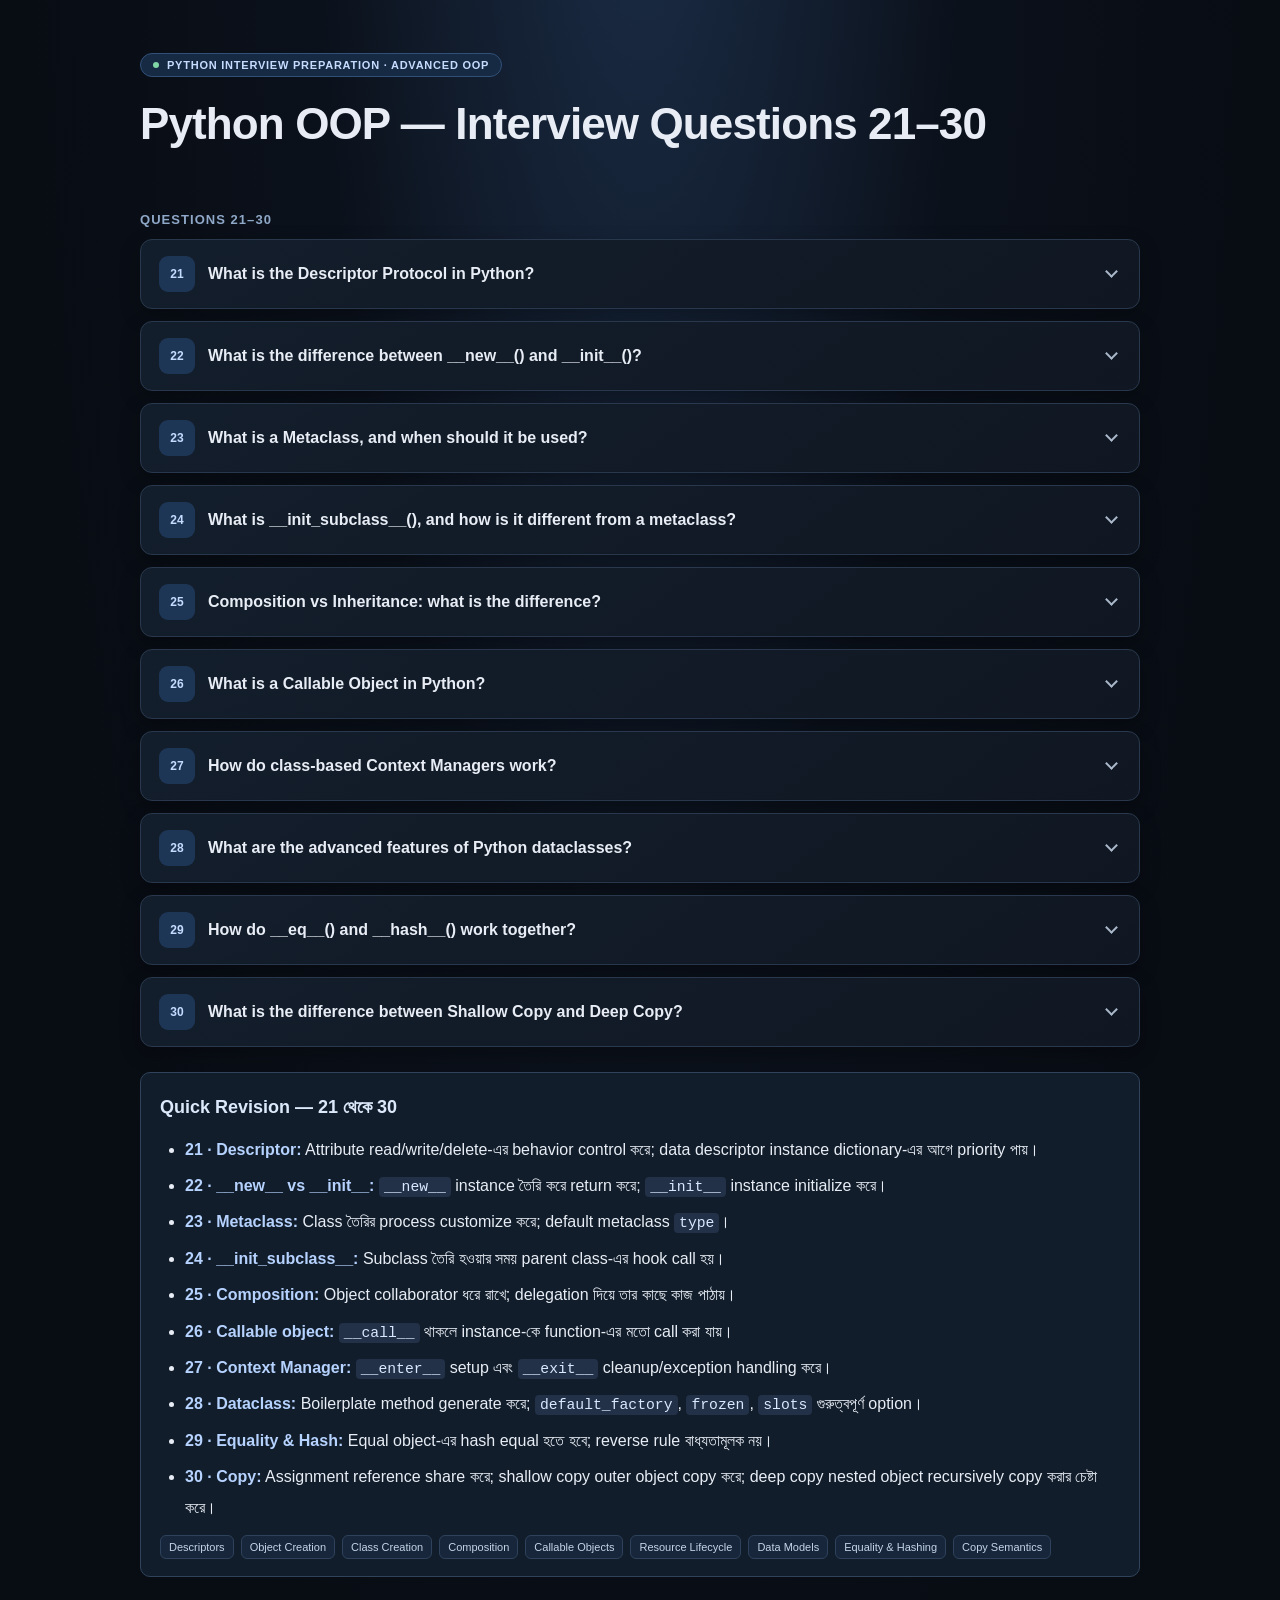
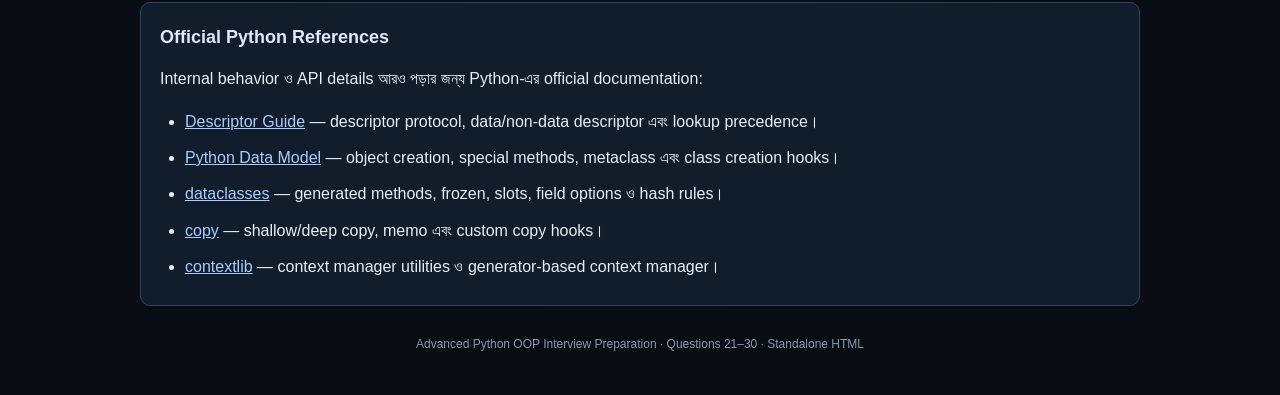
<file: pages/oop/21_30.html>
<!DOCTYPE html>
<html lang="bn">
<head>
<meta charset="UTF-8">
<meta name="viewport" content="width=device-width, initial-scale=1.0">
<meta name="description" content="Advanced Python OOP interview questions 21–30 with detailed Bangla explanations, internals and runnable examples.">
<title>Advanced Python OOP Interview Questions 21–30</title>
<style>
:root{color-scheme:dark;--bg:#080c13;--panel:#111a27;--panel2:#172334;--text:#e8edf5;--muted:#a8b5c6;--line:#29384c;--accent:#9fc4ff;--code:#020508;--codehead:#0b121c;--green:#8bd5aa;--amber:#f0c477}
*{box-sizing:border-box}html{scroll-behavior:smooth}body{margin:0;background:radial-gradient(ellipse at 50% -10%,#1b2d47 0%,#0b111b 36%,var(--bg) 70%);color:var(--text);font:16px/1.9 "Noto Sans Bengali",Inter,sans-serif}.container{width:min(1000px,calc(100% - 34px));margin:0 auto}header{padding:48px 0 22px}.tag{display:inline-flex;align-items:center;padding:5px 12px;border:1px solid #315078;border-radius:99px;background:#172a43;color:#c6dcff;font:600 11px Inter,sans-serif;letter-spacing:.07em}.tag .dot{width:6px;height:6px;background:#80d6a6;border-radius:50%;margin-right:8px}h1{font-size:clamp(29px,5vw,44px);line-height:1.32;letter-spacing:-.02em;margin:17px 0 9px}.intro{color:var(--muted);max-width:860px;margin:0}.meta{display:flex;flex-wrap:wrap;gap:8px;margin-top:18px}.meta span{padding:5px 10px;border:1px solid var(--line);border-radius:7px;background:#111c2a;color:#b6c4d7;font:12px Inter,sans-serif}.section-title{font:600 13px Inter,sans-serif;letter-spacing:.08em;text-transform:uppercase;color:#8fa8c8;margin:28px 0 9px}.toolbar{display:flex;align-items:center;justify-content:space-between;gap:12px;margin:22px 0 12px;padding:11px 13px;border:1px solid #26364a;border-radius:10px;background:#0e1723}.toolbar p{color:var(--muted);font-size:13px;margin:0}.toolbar-actions{display:flex;gap:8px;flex-wrap:wrap}button{cursor:pointer;color:#e4edfa;background:#19283c;border:1px solid #3a506d;border-radius:7px;padding:8px 11px;font:600 12px Inter,sans-serif;transition:border-color .15s,background .15s,color .15s}button:hover{border-color:var(--accent);color:var(--accent);background:#20344e}button:focus-visible,summary:focus-visible{outline:2px solid #a9ceff;outline-offset:3px}.question{margin:12px 0;border:1px solid var(--line);border-radius:12px;background:linear-gradient(145deg,#131e2c,#101722);overflow:hidden;box-shadow:0 7px 20px #0004;scroll-margin-top:18px}.question[open]{border-color:#3c5879}.question summary{display:flex;align-items:center;gap:13px;padding:16px 18px;cursor:pointer;list-style:none;font-weight:600;line-height:1.55}.question summary::-webkit-details-marker{display:none}.num{display:grid;place-items:center;flex:0 0 36px;height:36px;border-radius:9px;background:#1e3656;color:#c5dcff;font:700 12px Inter,sans-serif}.qtitle{flex:1}.chev{width:9px;height:9px;border-right:2px solid #aab8ca;border-bottom:2px solid #aab8ca;transform:rotate(45deg);margin:0 5px 5px;transition:transform .2s}.question[open] .chev{transform:rotate(225deg);margin-bottom:-4px}.answer{padding:20px 23px 25px;border-top:1px solid var(--line)}h3{font-size:17px;line-height:1.5;color:#dce9fa;margin:23px 0 7px}h3:first-child{margin-top:0}p{margin:8px 0 12px}ul,ol{padding-left:25px;margin:8px 0 15px}li{margin:6px 0}strong{color:#f4f7fc}p code,li code{background:#223147;color:#d9e8ff;padding:2px 5px;border-radius:4px;font:.92em ui-monospace,SFMono-Regular,Consolas,monospace}.callout,.warning,.interview{margin:15px 0;padding:12px 15px;border-left:3px solid #82b4ff;border-radius:0 8px 8px 0;background:#172941}.warning{border-color:var(--amber);background:#302719}.interview{border-color:var(--green);background:#172b25}.codebox{margin:14px 0 18px;border:1px solid #26364b;border-radius:9px;overflow:hidden;background:var(--code);box-shadow:0 8px 22px #0006}.codehead{display:flex;align-items:center;justify-content:space-between;gap:10px;padding:8px 11px 8px 13px;background:var(--codehead);border-bottom:1px solid #202d40;color:#9fb2ca;font:600 10px Inter,sans-serif;letter-spacing:.075em}.copy{padding:6px 9px;font-size:11px;letter-spacing:0;white-space:nowrap;background:#17263a}.copy.copied{border-color:#4b9870;color:#a7e4bf;background:#14271e}pre{margin:0;padding:16px;overflow-x:auto;color:#e6edf7;font:13px/1.75 "SFMono-Regular",Consolas,"Liberation Mono",monospace;tab-size:4;background:#020508}pre code{font:inherit;white-space:pre}.output{white-space:pre-wrap;background:#0a111a;border:1px dashed #34465e;border-radius:7px;padding:10px 13px;color:#c8d7ea;font:13px/1.75 "SFMono-Regular",Consolas,monospace;margin:9px 0 15px}.outlabel{font:600 10px Inter,sans-serif;color:#91a7c3;letter-spacing:.08em;margin-bottom:4px}.revision{margin-top:25px;padding:17px 19px;border:1px solid #30435b;border-radius:10px;background:#111d2b}.revision h2{font-size:18px;margin:0 0 10px;color:#dce9fa}.revision ul{margin-bottom:0}.revision strong{color:#b6d2ff}.sequence{display:flex;flex-wrap:wrap;gap:7px;margin:12px 0 0}.sequence span{font:11px Inter,sans-serif;color:#c5d5e9;background:#17263a;border:1px solid #2e425c;padding:5px 8px;border-radius:6px}footer{text-align:center;color:#8999ad;padding:31px 0 44px;font:12px Inter,sans-serif}a{color:#a9ccff}@media(max-width:650px){header{padding-top:32px}.answer{padding:17px 15px}.question summary{padding:14px 13px;gap:10px}.toolbar{align-items:flex-start;flex-direction:column}.toolbar-actions{width:100%}.toolbar-actions button{flex:1}pre{font-size:12px}.num{flex-basis:33px;height:33px}}@media(prefers-reduced-motion:reduce){html{scroll-behavior:auto}*,*::before,*::after{transition:none!important}}
</style>
</head>
<body>
<header class="container">
  <span class="tag"><span class="dot"></span>PYTHON INTERVIEW PREPARATION · ADVANCED OOP</span>
  <h1>Python OOP — Interview Questions 21–30</h1>
  </header>
<main class="container">
  <div class="section-title">Questions 21–30</div>
  <details class="question" id="q21"><summary><span class="num">21</span><span class="qtitle">What is the Descriptor Protocol in Python?</span><span class="chev" aria-hidden="true"></span></summary><div class="answer">
<h3>মূল ধারণা</h3>
<p><strong>Descriptor</strong> হলো এমন একটি Python object, যার class-এ <code>__get__()</code>, <code>__set__()</code> অথবা <code>__delete__()</code> special method-এর অন্তত একটি define করা থাকে। Descriptor-কে অন্য class-এর class attribute হিসেবে রাখলে সেই attribute access-এর সময় Python descriptor protocol ব্যবহার করে।</p>
<p>Descriptor মূলত attribute access-এর behavior control করে। Validation, lazy loading, ORM field, reusable property logic এবং framework-level API তৈরিতে এটি কাজে লাগে। <code>@property</code> নিজেও descriptor protocol-এর উপর তৈরি।</p>
<div class="callout"><strong>এক লাইনে:</strong> Descriptor এমন object, যা অন্য object-এর attribute read, write বা delete কীভাবে হবে তা নিয়ন্ত্রণ করতে পারে।</div>
<h3>Descriptor protocol-এর method</h3>
<ul>
<li><code>__get__(self, instance, owner)</code>: attribute read হলে call হয়। <code>instance</code> হলো যে object থেকে access হচ্ছে; class দিয়ে access করলে এটি <code>None</code> হয়। <code>owner</code> হলো owning class।</li>
<li><code>__set__(self, instance, value)</code>: attribute assign হলে call হয়।</li>
<li><code>__delete__(self, instance)</code>: attribute delete হলে call হয়।</li>
<li><code>__set_name__(self, owner, name)</code>: class তৈরির সময় descriptor-কে তার owner class ও attribute name জানায়। এটি descriptor protocol-এর বাধ্যতামূলক method নয়, তবে reusable descriptor বানাতে খুব কাজে লাগে।</li>
</ul>
<h3>Practical Example: reusable validation</h3>
<p>একই validation logic অনেক model/class-এ ব্যবহার করা যায়। নিচের <code>PositiveNumber</code> descriptor negative value reject করে এবং প্রতিটি instance-এর value তার নিজের <code>__dict__</code>-এ রাখে।</p>
<div class="codebox"><div class="codehead"><span>PYTHON 3 · CUSTOM DATA DESCRIPTOR</span><button class="copy" type="button" aria-label="Copy code">Copy code</button></div><pre><code>class PositiveNumber:
    def __set_name__(self, owner, name):
        self.storage_name = f&quot;_{name}&quot;

    def __get__(self, instance, owner=None):
        if instance is None:
            return self
        return instance.__dict__.get(self.storage_name)

    def __set__(self, instance, value):
        if value &lt;= 0:
            raise ValueError(&quot;Value must be positive&quot;)
        instance.__dict__[self.storage_name] = value


class Product:
    price = PositiveNumber()

    def __init__(self, price):
        self.price = price


first = Product(1200)
second = Product(800)
print(first.price)
print(second.price)
first.price = 1500
print(first.price)</code></pre></div><div class="output"><div class="outlabel">EXPECTED OUTPUT</div>1200
800
1500</div>
<p><code>Product.price</code> class attribute হিসেবে একটি descriptor object। কিন্তু <code>first.price = 1500</code> করলে Python সরাসরি instance-এর <code>price</code> key-তে value না রেখে descriptor-এর <code>__set__()</code> call করে। Descriptor নিজে <code>_price</code> নামে storage key ব্যবহার করছে। ফলে <code>first</code> ও <code>second</code>-এর value আলাদা থাকে।</p>
<h3>Data descriptor vs Non-data descriptor</h3>
<ul>
<li><strong>Data descriptor:</strong> <code>__set__()</code> অথবা <code>__delete__()</code> define করে।</li>
<li><strong>Non-data descriptor:</strong> শুধু <code>__get__()</code> define করে; <code>__set__()</code>/<code>__delete__()</code> নেই।</li>
</ul>
<p>একটি গুরুত্বপূর্ণ lookup rule: instance attribute lookup-এ সাধারণত data descriptor আগে, তারপর instance <code>__dict__</code>, এরপর non-data descriptor/class attribute খোঁজা হয়। তাই data descriptor instance-এর একই নামের attribute-কে override করতে পারে; non-data descriptor-এর ক্ষেত্রে instance dictionary value অগ্রাধিকার পেতে পারে।</p>
<div class="codebox"><div class="codehead"><span>DATA DESCRIPTOR PRECEDENCE</span><button class="copy" type="button" aria-label="Copy code">Copy code</button></div><pre><code>class DataDescriptor:
    def __get__(self, instance, owner):
        return &quot;descriptor value&quot;

    def __set__(self, instance, value):
        instance.__dict__[&quot;item&quot;] = value


class Example:
    item = DataDescriptor()


obj = Example()
obj.__dict__[&quot;item&quot;] = &quot;instance value&quot;
print(obj.item)</code></pre></div><div class="output"><div class="outlabel">EXPECTED OUTPUT</div>descriptor value</div>
<h3>Internal working: attribute read</h3>
<ol>
<li><code>obj.attribute</code> access হলে Python-এর attribute lookup mechanism কাজ করে।</li>
<li>Class-এর MRO ধরে attribute খোঁজা হয়। পাওয়া object descriptor হলে তার type-এ <code>__get__</code> আছে কি না দেখা হয়।</li>
<li>Data descriptor থাকলে সেটি instance dictionary-এর আগে priority পায়।</li>
<li>অন্যথায় instance dictionary দেখা হয়; এরপর non-data descriptor বা সাধারণ class attribute পাওয়া যেতে পারে।</li>
<li>Descriptor-এর <code>__get__</code> থাকলে প্রয়োজন অনুযায়ী সেটি call হয়।</li>
</ol>
<h3>Common confusion ও caveat</h3>
<ul>
<li><code>@property</code> descriptor-এর একটি built-in ব্যবহার; custom descriptor তার চেয়ে বেশি reusable এবং configurable হতে পারে।</li>
<li>Descriptor class-এর attribute হিসেবে থাকতে হয়। শুধু instance-এর attribute হিসেবে descriptor object রাখলে সেই object সাধারণত descriptor protocol দিয়ে পরিচালিত হয় না।</li>
<li><code>__set_name__</code> class creation-এর সময় স্বয়ংক্রিয়ভাবে call হয়। Class তৈরি হওয়ার পরে descriptor attribute হিসেবে assign করলে Python নিজে থেকে <code>__set_name__</code> call করে না; প্রয়োজন হলে manually call করতে হয়।</li>
<li>Descriptor-এর state-এ instance-specific value রাখলে একাধিক instance-এর value ভুল করে shared হয়ে যেতে পারে। তাই সাধারণত instance storage ব্যবহার করা হয়। এই example-এর storage <code>instance.__dict__</code>-এর উপর নির্ভরশীল; target class-এ <code>__slots__</code> দিয়ে <code>__dict__</code> বাদ থাকলে আলাদা storage strategy লাগবে।</li>
</ul>
<div class="interview"><strong>Interview-ready answer:</strong> Descriptor হলো এমন object যার class-এ <code>__get__</code>, <code>__set__</code> বা <code>__delete__</code> থাকে। অন্য class-এর attribute হিসেবে ব্যবহৃত হলে এটি attribute access control করে। Data descriptor instance dictionary-এর আগে priority পায়, আর <code>property</code> descriptor protocol-এর উপর তৈরি।</div>
</div></details><details class="question" id="q22"><summary><span class="num">22</span><span class="qtitle">What is the difference between __new__() and __init__()?</span><span class="chev" aria-hidden="true"></span></summary><div class="answer">
<h3>মূল ধারণা</h3>
<p><code>__new__()</code> এবং <code>__init__()</code> দুটোই object creation-এর সাথে যুক্ত, কিন্তু কাজ এক নয়। <code>__new__()</code> নতুন instance তৈরি করে এবং instance return করে। <code>__init__()</code> তৈরি হওয়া instance initialize করে; এটি নতুন instance return করে না।</p>
<div class="callout"><strong>মনে রাখার সহজ নিয়ম:</strong> <code>__new__</code> = instance তৈরি/return, <code>__init__</code> = তৈরি হওয়া instance-এর initial state set করা।</div>
<h3>Execution order</h3>
<ol>
<li><code>MyClass(...)</code> call হলে class-এর <code>__new__(cls, ...)</code> execute হয়।</li>
<li><code>__new__</code> instance return করলে এবং সেটি <code>cls</code> বা তার subclass-এর instance হলে সেই instance-এর <code>__init__(...)</code> call হয়।</li>
<li><code>__new__</code> যদি unrelated type-এর object return করে, তাহলে ওই object-এর জন্য <code>cls.__init__</code> call হয় না।</li>
</ol>
<h3>Practical Example</h3>
<div class="codebox"><div class="codehead"><span>OBJECT CREATION ORDER</span><button class="copy" type="button" aria-label="Copy code">Copy code</button></div><pre><code>class Account:
    def __new__(cls, owner):
        print(&quot;1. __new__ creates the instance&quot;)
        instance = super().__new__(cls)
        return instance

    def __init__(self, owner):
        print(&quot;2. __init__ initializes the instance&quot;)
        self.owner = owner


account = Account(&quot;Anik&quot;)
print(account.owner)</code></pre></div><div class="output"><div class="outlabel">EXPECTED OUTPUT</div>1. __new__ creates the instance
2. __init__ initializes the instance
Anik</div>
<p><code>super().__new__(cls)</code> এখানে base <code>object</code>-এর allocation behavior ব্যবহার করে instance তৈরি করছে। <code>__new__</code> সাধারণত override করার প্রয়োজন হয় না; custom object creation behavior দরকার হলেই এটি ব্যবহার করা হয়।</p>
<h3>Immutable type subclassing-এ __new__ কেন দরকার?</h3>
<p><code>str</code>, <code>int</code>, <code>tuple</code>-এর মতো immutable type-এর মূল value instance initialization-এর সময় পরিবর্তন করা যায় না। তাই subclass-এর value customize করতে <code>__new__</code>-এর সময় value তৈরি করতে হয়।</p>
<div class="codebox"><div class="codehead"><span>SUBCLASSING AN IMMUTABLE TYPE</span><button class="copy" type="button" aria-label="Copy code">Copy code</button></div><pre><code>class UpperString(str):
    def __new__(cls, value):
        normalized = value.upper()
        return super().__new__(cls, normalized)


word = UpperString(&quot;python&quot;)
print(word)
print(type(word).__name__)
print(isinstance(word, str))</code></pre></div><div class="output"><div class="outlabel">EXPECTED OUTPUT</div>PYTHON
UpperString
True</div>
<p>এখানে <code>str</code> immutable হওয়ায় <code>__new__</code> uppercase value দিয়ে <code>UpperString</code> instance তৈরি করছে। <code>__init__</code> দিয়ে পরে string-এর মূল content পরিবর্তন করা সম্ভব নয়।</p>
<h3>__new__ এবং __init__-এর পার্থক্য</h3>
<ul>
<li><strong>প্রধান দায়িত্ব:</strong> <code>__new__</code> instance return করে; <code>__init__</code> state initialize করে।</li>
<li><strong>প্রথম argument:</strong> <code>__new__</code>-এর প্রথম argument class (<code>cls</code>); <code>__init__</code>-এর প্রথম argument instance (<code>self</code>)।</li>
<li><strong>Return:</strong> <code>__new__</code> instance return করে; <code>__init__</code> অবশ্যই <code>None</code> return করবে। অন্য value return করলে <code>TypeError</code> হয়।</li>
<li><strong>Use case:</strong> <code>__new__</code> immutable subclassing, controlled instance creation বা caching-এর মতো advanced ক্ষেত্রে; <code>__init__</code> সাধারণ object initialization-এ।</li>
</ul>
<div class="warning"><strong>Common confusion:</strong> <code>__new__</code> static-method-এর মতো class-কে প্রথম argument হিসেবে পায়; আলাদা করে <code>@staticmethod</code> লিখতে হয় না। আর <code>__init__</code> object allocate করে না।</div>
<div class="interview"><strong>Interview-ready answer:</strong> <code>__new__</code> class call-এর সময় instance তৈরি করে return করে, আর <code>__init__</code> সেই instance initialize করে। Immutable built-in type subclass করলে initial value নির্ধারণের জন্য <code>__new__</code> দরকার হতে পারে।</div>
</div></details><details class="question" id="q23"><summary><span class="num">23</span><span class="qtitle">What is a Metaclass, and when should it be used?</span><span class="chev" aria-hidden="true"></span></summary><div class="answer">
<h3>মূল ধারণা</h3>
<p><strong>Metaclass</strong> হলো class তৈরির নিয়ম নিয়ন্ত্রণকারী class। সাধারণত object-এর class নির্ধারণ করে object কী ধরনের; একইভাবে কোনো class-এর metaclass নির্ধারণ করে class object কীভাবে তৈরি হবে। Python-এ default metaclass হলো <code>type</code>।</p>
<div class="codebox"><div class="codehead"><span>CLASS, INSTANCE AND METACLASS</span><button class="copy" type="button" aria-label="Copy code">Copy code</button></div><pre><code>class Employee:
    pass

employee = Employee()

print(type(employee) is Employee)
print(type(Employee) is type)
print(type(type) is type)</code></pre></div><div class="output"><div class="outlabel">EXPECTED OUTPUT</div>True
True
True</div>
<p><code>employee</code> হলো <code>Employee</code> class-এর instance। <code>Employee</code> নিজেই একটি object, এবং defaultভাবে সেটি <code>type</code>-এর instance। <code>type</code> নিজেও নিজের metaclass হিসেবে কাজ করে।</p>
<h3>Class statement internally কী করে?</h3>
<p><code>class Employee:</code> শুধু runtime-এ একটি নাম bind করে না; Python class object তৈরি করার জন্য একটি class-creation process চালায়। High-level flow:</p>
<ol>
<li>Metaclass নির্ধারণ হয়। Explicit <code>metaclass=...</code> না থাকলে base class-গুলোর metaclass বিবেচনা করে default <code>type</code> নেওয়া হয়।</li>
<li>Class body execute হয়ে একটি namespace তৈরি করে। Custom metaclass চাইলে <code>__prepare__</code> দিয়ে namespace তৈরির পদ্ধতি customize করতে পারে।</li>
<li>Metaclass-কে class name, bases এবং namespace দেওয়া হয়।</li>
<li>Metaclass class object তৈরি করে; সাধারণ custom metaclass <code>type</code> inherit করে এবং <code>__new__</code>/<code>__init__</code> override করতে পারে।</li>
<li>Class object তৈরি হওয়ার সময় descriptor-এর <code>__set_name__</code> এবং parent class-এর <code>__init_subclass__</code> hook-ও class creation lifecycle-এর অংশ হিসেবে কাজ করতে পারে।</li>
</ol>
<h3>Practical Example: automatic class registry</h3>
<p>ধরা যাক, plugin system-এ প্রতিটি concrete plugin class তৈরি হওয়ার সাথে সাথে registry-তে রাখতে হবে। Metaclass দিয়ে class creation-এর সময় এই কাজ করা যায়।</p>
<div class="codebox"><div class="codehead"><span>CUSTOM METACLASS</span><button class="copy" type="button" aria-label="Copy code">Copy code</button></div><pre><code>class RegistryMeta(type):
    registry = {}

    def __new__(mcls, name, bases, namespace, **kwargs):
        cls = super().__new__(mcls, name, bases, namespace, **kwargs)
        if not namespace.get(&quot;ABSTRACT&quot;, False):
            mcls.registry[name] = cls
        return cls


class Plugin(metaclass=RegistryMeta):
    ABSTRACT = True


class JsonPlugin(Plugin):
    pass


class CsvPlugin(Plugin):
    pass


print(sorted(RegistryMeta.registry))
print(RegistryMeta.registry[&quot;JsonPlugin&quot;] is JsonPlugin)</code></pre></div><div class="output"><div class="outlabel">EXPECTED OUTPUT</div>[&#x27;CsvPlugin&#x27;, &#x27;JsonPlugin&#x27;]
True</div>
<p>Metaclass-এর <code>__new__</code> class object তৈরি হওয়ার সময় call হয়। এখানে base <code>Plugin</code>-কে <code>ABSTRACT = True</code> দিয়ে registry থেকে বাদ রাখা হয়েছে; পরের concrete subclass-গুলো registry-তে যোগ হয়েছে।</p>
<h3>কখন Metaclass ব্যবহার করা যুক্তিযুক্ত?</h3>
<ul>
<li>একাধিক class তৈরির সময় একই ধরনের structural rule enforce করতে হলে।</li>
<li>Class registration, class-level API generation বা framework-এর declarative syntax implement করতে হলে।</li>
<li>Class তৈরি হওয়ার আগেই namespace/base class inspect বা transform করার প্রয়োজন হলে।</li>
</ul>
<h3>কখন এড়িয়ে চলা ভালো?</h3>
<p>শুধু subclass validation বা registration দরকার হলে <code>__init_subclass__</code>, class decorator বা ordinary helper অনেক সময় সহজ। Metaclass inheritance-এ metaclass conflict তৈরি হতে পারে—বিশেষ করে ভিন্ন metaclass ব্যবহার করা একাধিক base class inherit করলে। তাই প্রয়োজন প্রমাণিত না হলে metaclass ব্যবহার না করাই ভালো।</p>
<div class="warning"><strong>Common confusion:</strong> Metaclass প্রতিটি instance তৈরির সময় চলে না। এটি class object তৈরির সময় কাজ করে। Instance তৈরি হয় পরে, যেমন <code>JsonPlugin()</code>।</div>
<div class="interview"><strong>Interview-ready answer:</strong> Metaclass হলো class-এর class। Python-এর default metaclass <code>type</code>। Custom metaclass class creation process customize করতে পারে—যেমন class registration বা structural validation। তবে সাধারণ subclass hook-এর কাজ হলে <code>__init_subclass__</code> বেশি সহজ হতে পারে।</div>
</div></details><details class="question" id="q24"><summary><span class="num">24</span><span class="qtitle">What is __init_subclass__(), and how is it different from a metaclass?</span><span class="chev" aria-hidden="true"></span></summary><div class="answer">
<h3>মূল ধারণা</h3>
<p><code>__init_subclass__()</code> হলো base class-এর একটি class creation hook। কোনো class থেকে নতুন subclass তৈরি হলে parent class-এর এই hook স্বয়ংক্রিয়ভাবে call হয়। Subclass register করা, class-level configuration নেওয়া বা subclass-এর rule validate করার জন্য এটি ব্যবহার করা যায়।</p>
<p>এটি metaclass নয়; ordinary base class method হিসেবেই define করা যায়। তাই metaclass-এর তুলনায় অনেক সাধারণ class customization সহজে করা সম্ভব।</p>
<h3>Practical Example: plugin registration ও keyword configuration</h3>
<div class="codebox"><div class="codehead"><span>INIT_SUBCLASS HOOK</span><button class="copy" type="button" aria-label="Copy code">Copy code</button></div><pre><code>class Plugin:
    registry = {}

    def __init_subclass__(cls, *, plugin_name=None, **kwargs):
        super().__init_subclass__(**kwargs)
        if plugin_name is None:
            raise TypeError(&quot;plugin_name is required&quot;)
        cls.plugin_name = plugin_name
        Plugin.registry[plugin_name] = cls


class JsonPlugin(Plugin, plugin_name=&quot;json&quot;):
    pass


class CsvPlugin(Plugin, plugin_name=&quot;csv&quot;):
    pass


print(sorted(Plugin.registry))
print(JsonPlugin.plugin_name)</code></pre></div><div class="output"><div class="outlabel">EXPECTED OUTPUT</div>[&#x27;csv&#x27;, &#x27;json&#x27;]
json</div>
<p>Subclass statement-এ দেওয়া <code>plugin_name="json"</code> class-creation keyword হিসেবে parent-এর <code>__init_subclass__</code>-এ পৌঁছায়। Hook সেটি consume করে; বাকি keyword থাকলে <code>super().__init_subclass__(**kwargs)</code> দিয়ে cooperative chain-এ পাঠানো হয়। এখানে <code>object.__init_subclass__</code> শেষ পর্যন্ত আর অতিরিক্ত keyword না পেয়ে কাজ শেষ করে।</p>
<h3>কেন super() call গুরুত্বপূর্ণ?</h3>
<p>একাধিক base class-এর প্রত্যেকটিতে <code>__init_subclass__</code> থাকতে পারে। সব hook যদি cooperativeভাবে <code>super()</code> call করে, MRO অনুযায়ী chain চলতে পারে। কোনো hook chain বন্ধ করে দিলে পরের base class-এর hook execute নাও হতে পারে।</p>
<h3>Subclass validation-এর আরেকটি pattern</h3>
<div class="codebox"><div class="codehead"><span>VALIDATE A SUBCLASS AT CREATION TIME</span><button class="copy" type="button" aria-label="Copy code">Copy code</button></div><pre><code>class Serializer:
    format_name = None

    def __init_subclass__(cls, **kwargs):
        super().__init_subclass__(**kwargs)
        if cls is not Serializer and not cls.__dict__.get(&quot;format_name&quot;):
            raise TypeError(&quot;Concrete serializer must define format_name&quot;)


class JsonSerializer(Serializer):
    format_name = &quot;json&quot;


print(JsonSerializer.format_name)</code></pre></div><div class="output"><div class="outlabel">EXPECTED OUTPUT</div>json</div>
<p>এই উদাহরণে subclass class object তৈরি হওয়ার সময় <code>cls.__dict__</code> দেখে class-টি নিজে <code>format_name</code> define করেছে কি না check করা হচ্ছে। শুধু inherited value থাকলে সেটি যথেষ্ট নয়। ফলে invalid subclass তৈরির সময়ই error পাওয়া যায়; instance তৈরি হওয়া পর্যন্ত অপেক্ষা করতে হয় না।</p>
<h3>__init_subclass__ vs Metaclass</h3>
<ul>
<li><strong><code>__init_subclass__</code>:</strong> Parent class থেকে subclass তৈরি হলে hook চালায়; registration/configuration/validation-এর common কাজের জন্য সহজ।</li>
<li><strong>Metaclass:</strong> Class object তৈরির আরও নিচের level-এর process নিয়ন্ত্রণ করতে পারে; namespace preparation বা class construction customize করার মতো কাজেও ব্যবহার হয়।</li>
<li><strong>Complexity:</strong> সাধারণত hook দিয়ে কাজ হলে metaclass দরকার নেই।</li>
</ul>
<div class="warning"><strong>Common confusion:</strong> <code>__init_subclass__</code> instance initialization hook নয়। <code>obj = MyClass()</code> হলে এটি চলে না; <code>class Child(Parent):</code> class তৈরির সময় চলে।</div>
<div class="interview"><strong>Interview-ready answer:</strong> <code>__init_subclass__</code> হলো base class-এর hook, যা subclass তৈরি হওয়ার সময় call হয়। এটি class registration, keyword configuration ও validation-এর জন্য ব্যবহার করা যায়। Multiple inheritance-এ cooperative behavior রাখতে <code>super().__init_subclass__(**kwargs)</code> call করা জরুরি।</div>
</div></details><details class="question" id="q25"><summary><span class="num">25</span><span class="qtitle">Composition vs Inheritance: what is the difference?</span><span class="chev" aria-hidden="true"></span></summary><div class="answer">
<h3>মূল ধারণা</h3>
<p><strong>Inheritance</strong> দিয়ে একটি class অন্য class-এর behavior inherit করে—সাধারণত <em>is-a</em> relationship বোঝাতে। <strong>Composition</strong>-এ একটি object তার কাজের জন্য অন্য object-কে নিজের member হিসেবে রাখে—সাধারণত <em>has-a</em> relationship বোঝাতে। <strong>Delegation</strong> হলো নিজের কোনো কাজ অন্য object-কে দিয়ে করানো।</p>
<p>উদাহরণ: <code>Car is a Vehicle</code> inheritance-এর সম্ভাব্য সম্পর্ক; কিন্তু <code>Car has an Engine</code> composition-এর সম্পর্ক।</p>
<div class="callout"><strong>মূল পার্থক্য:</strong> Inheritance behavior reuse করে subtype relationship-এর মাধ্যমে; composition object-কে collaborator হিসেবে ব্যবহার করে behavior assemble করে।</div>
<h3>Practical Example: composition + delegation</h3>
<p>একটি ride service fare calculate করার জন্য আলাদা calculator object ব্যবহার করতে পারে। Service নিজে fare formula implement না করে collaborator-এর কাছে calculation delegate করে।</p>
<div class="codebox"><div class="codehead"><span>COMPOSITION AND DELEGATION</span><button class="copy" type="button" aria-label="Copy code">Copy code</button></div><pre><code>class StandardFareCalculator:
    def calculate(self, distance_km):
        return 50 + distance_km * 20


class PremiumFareCalculator:
    def calculate(self, distance_km):
        return 100 + distance_km * 30


class RideService:
    def __init__(self, fare_calculator):
        self.fare_calculator = fare_calculator

    def quote(self, distance_km):
        return self.fare_calculator.calculate(distance_km)


standard_service = RideService(StandardFareCalculator())
premium_service = RideService(PremiumFareCalculator())

print(standard_service.quote(5))
print(premium_service.quote(5))</code></pre></div><div class="output"><div class="outlabel">EXPECTED OUTPUT</div>150
250</div>
<p><code>RideService</code> calculator-এর concrete implementation-এর উত্তরাধিকার নিচ্ছে না। বরং calculator object ধরে রেখেছে এবং <code>quote()</code> call হলে <code>calculate()</code>-এ delegation করছে। তাই calculator implementation আলাদা object দিয়ে replace করা যায়। এখানে composition শব্দটি object composition অর্থে ব্যবহৃত; Python নিজে UML-style exclusive ownership বা collaborator-এর lifetime enforce করে না।</p>
<h3>Composition-এর সুবিধা</h3>
<ul>
<li>Runtime-এ collaborator replace করা যায়; behavior পরিবর্তনের জন্য subclass তৈরি করা সবসময় লাগে না।</li>
<li>দুটি class-এর মধ্যে tight inheritance dependency কমে।</li>
<li>একই collaborator একাধিক class reuse করতে পারে।</li>
<li>Unit test-এ fake/mock collaborator inject করে class আলাদাভাবে test করা যায়।</li>
<li>একটি class একাধিক independent capability collaborator-এর মাধ্যমে পেতে পারে; inheritance tree জটিল হয় না।</li>
</ul>
<h3>তাহলে Inheritance কখন ব্যবহার করা উচিত?</h3>
<ul>
<li>যখন সত্যিকারের subtype relationship আছে এবং subclass base class-এর contract ঠিকভাবে maintain করে।</li>
<li>যখন polymorphism-এর জন্য common interface/base behavior দরকার।</li>
<li>যখন shared behavior inheritance hierarchy-তে natural ও stable।</li>
</ul>
<h3>Common confusion</h3>
<ul>
<li>Composition মানে inheritance সম্পূর্ণ নিষিদ্ধ নয়। একই design-এ inheritance ও composition একসাথে থাকতে পারে।</li>
<li>শুধু code reuse-এর জন্য inheritance ব্যবহার করলে fragile base-class dependency তৈরি হতে পারে।</li>
<li>Composition ব্যবহার করলেই automatic loose coupling হয় না; collaborator-এর interface ও dependency direction-ও গুরুত্বপূর্ণ।</li>
<li>Delegation আর composition একই শব্দ নয়: composition object ownership/containment সম্পর্ক বোঝায়; delegation কাজ অন্য object-কে দিয়ে করানো বোঝায়।</li>
</ul>
<div class="interview"><strong>Interview-ready answer:</strong> Inheritance হলো <em>is-a</em> relationship এবং subclass base class-এর behavior inherit করে। Composition হলো <em>has-a</em> relationship, যেখানে একটি object অন্য object-কে collaborator হিসেবে ধরে। Delegation-এর মাধ্যমে সেই collaborator-এর কাছে কাজ পাঠানো হয়। Flexible ও testable design-এর জন্য composition অনেক ক্ষেত্রে ভালো পছন্দ।</div>
</div></details><details class="question" id="q26"><summary><span class="num">26</span><span class="qtitle">What is a Callable Object in Python?</span><span class="chev" aria-hidden="true"></span></summary><div class="answer">
<h3>মূল ধারণা</h3>
<p>কোনো object-এর class-এ <code>__call__()</code> define থাকলে সেই object-কে function-এর মতো call করা যায়। একে <strong>callable instance</strong> বা <strong>callable object</strong> বলা হয়। Syntax হলো <code>obj(arguments)</code>।</p>
<p>সাধারণ function-এর মতো input নেওয়ার পাশাপাশি callable object নিজের instance state ধরে রাখতে পারে। তাই configurable strategy, callback, policy object বা stateful operation তৈরি করতে এটি কাজে লাগে।</p>
<h3>Practical Example: stateful calculator</h3>
<div class="codebox"><div class="codehead"><span>IMPLEMENTING __call__</span><button class="copy" type="button" aria-label="Copy code">Copy code</button></div><pre><code>class TaxCalculator:
    def __init__(self, rate):
        self.rate = rate

    def __call__(self, amount):
        return round(amount * self.rate, 2)


vat_calculator = TaxCalculator(0.15)
income_tax_calculator = TaxCalculator(0.10)

print(vat_calculator(1000))
print(income_tax_calculator(1000))
print(callable(vat_calculator))</code></pre></div><div class="output"><div class="outlabel">EXPECTED OUTPUT</div>150.0
100.0
True</div>
<p><code>vat_calculator</code> একটি object, যার <code>rate</code> state আছে। <code>vat_calculator(1000)</code> syntax-এ Python class-এর <code>__call__</code> method invoke করে। একই class থেকে আলাদা rate-এর callable object তৈরি করা যায়।</p>
<h3>Internal working</h3>
<p>High-levelভাবে <code>obj(...)</code> call করার সময় Python object-এর type-এ callable behavior খোঁজে এবং <code>__call__</code> execute করে। Special method lookup সাধারণত instance-এর arbitrary attribute assignment-এর উপর নির্ভর করে না; class-level special method গুরুত্বপূর্ণ।</p>
<h3>Function vs Callable object</h3>
<ul>
<li><strong>Function:</strong> সাধারণত function object; closure বা default argument দিয়ে state ধরে রাখতে পারে।</li>
<li><strong>Callable object:</strong> class instance; state, configuration এবং একাধিক related method একসাথে রাখতে পারে।</li>
<li><strong>উভয়ই:</strong> call করা যায় এবং callback হিসেবে pass করা যায়, যদি প্রয়োজনীয় calling contract মিলে।</li>
</ul>
<h3>Common confusion ও caveat</h3>
<ul>
<li><code>callable(obj)</code> <code>True</code> হলে object-কে call করার মতো interface আছে; কিন্তু নির্দিষ্ট argument দিয়ে call অবশ্যই সফল হবে—এমন guarantee নয়। Signature mismatch বা method-এর ভেতরের exception হতে পারে।</li>
<li><code>obj.__call__ = another_function</code> দিয়ে একটি instance-এর special call behavior সাধারণত replace করা যায় না; special method lookup class level-এ হয়।</li>
<li>শুধু function হলেই সবসময় callable object-এর চেয়ে ভালো বা উল্টোটা নয়। State/configuration object-এর সাথে থাকা দরকার কি না, সেটিই design decision।</li>
</ul>
<div class="interview"><strong>Interview-ready answer:</strong> কোনো class-এ <code>__call__</code> define থাকলে তার instance-কে function-এর মতো call করা যায়। Callable object নিজের state/configuration ধরে রাখতে পারে, তাই strategy বা callback pattern-এ উপকারী। <code>callable()</code> callability check করে, কিন্তু argument compatibility guarantee করে না।</div>
</div></details><details class="question" id="q27"><summary><span class="num">27</span><span class="qtitle">How do class-based Context Managers work?</span><span class="chev" aria-hidden="true"></span></summary><div class="answer">
<h3>মূল ধারণা</h3>
<p><strong>Context Manager</strong> এমন object, যা কোনো operation-এর আগে setup এবং operation শেষে cleanup পরিচালনা করে। Python-এর <code>with</code> statement context manager ব্যবহার করে। Class-based context manager তৈরি করতে সাধারণত <code>__enter__()</code> এবং <code>__exit__()</code> implement করা হয়।</p>
<p>File, lock, database transaction, temporary resource বা অন্য কোনো resource-এর lifecycle নিরাপদে manage করতে এটি ব্যবহার করা হয়।</p>
<h3>দুটি method কী করে?</h3>
<ul>
<li><code>__enter__()</code>: <code>with</code> block শুরু হওয়ার সময় call হয়। এর return value <code>as</code>-এর variable-এ bind হয়।</li>
<li><code>__exit__(exc_type, exc_value, traceback)</code>: block শেষ হলে—normal exit বা exception—call হয়। Exception না থাকলে তিনটি argument-ই <code>None</code>।</li>
<li><code>__exit__</code> truthy value return করলে block-এর exception suppress হয়। <code>False</code> বা <code>None</code> return করলে exception propagate করে।</li>
</ul>
<h3>Practical Example: cleanup নিশ্চিত করা</h3>
<div class="codebox"><div class="codehead"><span>CLASS-BASED CONTEXT MANAGER</span><button class="copy" type="button" aria-label="Copy code">Copy code</button></div><pre><code>class ManagedResource:
    def __enter__(self):
        print(&quot;Resource acquired&quot;)
        return self

    def work(self):
        print(&quot;Working with resource&quot;)

    def __exit__(self, exc_type, exc_value, traceback):
        if exc_type is None:
            print(&quot;Block finished normally&quot;)
        else:
            print(f&quot;Handling cleanup for {exc_type.__name__}&quot;)
        print(&quot;Resource released&quot;)
        return False


try:
    with ManagedResource() as resource:
        resource.work()
        raise ValueError(&quot;Something went wrong&quot;)
except ValueError:
    print(&quot;Exception propagated&quot;)</code></pre></div><div class="output"><div class="outlabel">EXPECTED OUTPUT</div>Resource acquired
Working with resource
Handling cleanup for ValueError
Resource released
Exception propagated</div>
<p><code>__exit__</code> exception-এর type পেয়ে cleanup চালায়, কিন্তু <code>False</code> return করায় <code>ValueError</code> suppress হয় না। তাই <code>with</code> block-এর বাইরে <code>except</code> সেটি catch করে।</p>
<h3>Exception suppress করা</h3>
<p>কিছু context manager নির্দিষ্ট exception ইচ্ছাকৃতভাবে handle করে suppress করতে পারে। তবে indiscriminately সব exception suppress করা বিপজ্জনক, কারণ এতে bug লুকিয়ে যেতে পারে।</p>
<div class="codebox"><div class="codehead"><span>SUPPRESS ONLY A SPECIFIC EXCEPTION</span><button class="copy" type="button" aria-label="Copy code">Copy code</button></div><pre><code>class IgnoreValueError:
    def __enter__(self):
        return self

    def __exit__(self, exc_type, exc_value, traceback):
        return exc_type is ValueError


with IgnoreValueError():
    raise ValueError(&quot;This one is suppressed&quot;)

print(&quot;Program continues&quot;)</code></pre></div><div class="output"><div class="outlabel">EXPECTED OUTPUT</div>Program continues</div>
<h3>Internal flow এবং গুরুত্বপূর্ণ caveat</h3>
<ol>
<li>Python <code>__enter__()</code> call করে।</li>
<li>এর return value <code>as</code>-এর target-এ bind হয়।</li>
<li>এরপর block execute হয়।</li>
<li>Block normal শেষ হলে <code>__exit__(None, None, None)</code> call হয়। Exception হলে exception details দিয়ে <code>__exit__</code> call হয়।</li>
<li><code>__exit__</code> truthy return করলে exception suppress হয়; অন্যথায় propagate করে।</li>
</ol>
<ul>
<li><code>__enter__</code> নিজেই exception raise করলে সাধারণত ওই context manager-এর <code>__exit__</code> call হয় না, কারণ context successfully entered হয়নি।</li>
<li>একাধিক context manager nested হলে exit/cleanup reverse order-এ হয়।</li>
<li>Context manager cleanup-এর জন্য; এটি নিজে transaction rollback বা resource safety guarantee করে না—সেই behavior <code>__exit__</code>-এ implement করতে হয়।</li>
<li>Generator-based context manager বানাতে <code>contextlib.contextmanager</code> ব্যবহার করা যায়; সেটি class-based protocol-এর alternative।</li>
</ul>
<div class="interview"><strong>Interview-ready answer:</strong> Class-based context manager-এ <code>__enter__</code> setup করে এবং <code>__exit__</code> cleanup করে। <code>with</code> block exception হলেও <code>__exit__</code> call করে। <code>__exit__</code> truthy return করলে exception suppress হয়; সাধারণত <code>False</code>/<code>None</code> return করলে exception propagate করে।</div>
</div></details><details class="question" id="q28"><summary><span class="num">28</span><span class="qtitle">What are the advanced features of Python dataclasses?</span><span class="chev" aria-hidden="true"></span></summary><div class="answer">
<h3>মূল ধারণা</h3>
<p><code>dataclasses</code> module-এর <code>@dataclass</code> decorator data-focused class-এর জন্য repetitive method generate করে। Default configuration-এ এটি সাধারণত <code>__init__</code>, <code>__repr__</code> এবং <code>__eq__</code> তৈরি করে। Field declaration type annotation দিয়ে করা হয়।</p>
<p>Advanced usage-এ <code>field(default_factory=...)</code>, <code>__post_init__</code>, <code>frozen=True</code>, <code>slots=True</code> এবং <code>kw_only=True</code> গুরুত্বপূর্ণ। এই page-এর dataclass example-গুলো Python 3.10+ target করে; <code>slots=True</code> ও <code>kw_only=True</code> Python 3.10-এ যুক্ত হয়েছে।</p>
<h3>Mutable default-এর সমস্যা: default_factory</h3>
<p>List/dict-এর মতো mutable default সরাসরি field-এ দেওয়া উচিত নয়। <code>default_factory</code> প্রতিটি instance-এর জন্য আলাদা value তৈরি করে।</p>
<div class="codebox"><div class="codehead"><span>DEFAULT_FACTORY AND POST_INIT</span><button class="copy" type="button" aria-label="Copy code">Copy code</button></div><pre><code>from dataclasses import dataclass, field


@dataclass
class Order:
    order_id: int
    items: list[str] = field(default_factory=list)

    def __post_init__(self):
        if self.order_id &lt;= 0:
            raise ValueError(&quot;order_id must be positive&quot;)


first = Order(101)
second = Order(102)
first.items.append(&quot;Keyboard&quot;)

print(first.items)
print(second.items)
print(first == second)</code></pre></div><div class="output"><div class="outlabel">EXPECTED OUTPUT</div>[&#x27;Keyboard&#x27;]
[]
False</div>
<p><code>default_factory=list</code> প্রতিটি নতুন <code>Order</code>-এর জন্য নতুন list তৈরি করে। Generated <code>__init__</code> শেষ হওয়ার পরে <code>__post_init__</code> call হয়; validation বা derived field setup সেখানে করা যায়। এখানে <code>order_id</code> আলাদা হওয়ায় generated equality result <code>False</code>।</p>
<h3>frozen এবং slots</h3>
<div class="codebox"><div class="codehead"><span>FROZEN + SLOTS</span><button class="copy" type="button" aria-label="Copy code">Copy code</button></div><pre><code>from dataclasses import dataclass, field, FrozenInstanceError


@dataclass(frozen=True, slots=True)
class Product:
    name: str
    tags: list[str] = field(default_factory=list)


product = Product(&quot;Keyboard&quot;)
product.tags.append(&quot;office&quot;)
print(product.tags)

try:
    product.name = &quot;Mouse&quot;
except FrozenInstanceError:
    print(&quot;name cannot be reassigned&quot;)</code></pre></div><div class="output"><div class="outlabel">EXPECTED OUTPUT</div>[&#x27;office&#x27;]
name cannot be reassigned</div>
<ul>
<li><code>frozen=True</code> field reassignment আটকায় এবং generated frozen dataclass-এ assignment করলে <code>FrozenInstanceError</code> হয়।</li>
<li><code>frozen=True</code> deep immutability দেয় না। উপরের উদাহরণে <code>product.tags.append(...)</code> কাজ করে, কারণ list object নিজে mutable।</li>
<li><code>slots=True</code> instance-এর জন্য slot-based attribute storage তৈরি করে; সাধারণত arbitrary নতুন instance attribute যোগ করা যায় না এবং memory usage কমতে পারে।</li>
<li><code>slots=True</code> ব্যবহার করলে dataclass decorator original class-এর বদলে নতুন class return করে। Inheritance, weak reference এবং <code>super()</code>-এর কিছু caveat থাকতে পারে; Python version ও base class design অনুযায়ী যাচাই জরুরি।</li>
</ul>
<h3>আরও দরকারি dataclass options</h3>
<ul>
<li><code>kw_only=True</code>: field-গুলোকে keyword-only constructor argument করে; positional argument ভুল কমায়।</li>
<li><code>compare=False</code>: generated equality/order comparison থেকে field বাদ দেয়।</li>
<li><code>repr=False</code>: generated repr-এ field বাদ দেয়।</li>
<li><code>init=False</code>: generated constructor-এ field include করে না।</li>
<li><code>order=True</code>: comparison methods (<code>__lt__</code>, <code>__le__</code>, <code>__gt__</code>, <code>__ge__</code>) generate করে; field order অনুযায়ী comparison হয়।</li>
</ul>
<h3>Hashing-এর গুরুত্বপূর্ণ নিয়ম</h3>
<p>Default <code>eq=True</code> এবং <code>frozen=False</code> হলে dataclass সাধারণত <code>__hash__ = None</code> করে, ফলে instance unhashable হয়। <code>eq=True</code> এবং <code>frozen=True</code> হলে সাধারণত hash generate হয়। <code>eq=False</code> হলে dataclass নিজে equality/hash behavior replace করে না। Hashable object-এর hash নির্ধারণে ব্যবহৃত state object-এর lifetime-এ পরিবর্তিত হওয়া উচিত নয়।</p>
<div class="warning"><strong>Common confusion:</strong> Dataclass field annotation নিজে runtime type validation করে না। <code>price: float</code> লিখলেই runtime-এ অন্য type assign করা বন্ধ হয় না। Validation আলাদাভাবে implement করতে হয়।</div>
<div class="interview"><strong>Interview-ready answer:</strong> <code>@dataclass</code> data container class-এর boilerplate method generate করে। Mutable default-এর জন্য <code>default_factory</code>, post-construction validation-এর জন্য <code>__post_init__</code>, assignment restriction-এর জন্য <code>frozen=True</code> এবং slot-based storage-এর জন্য <code>slots=True</code> ব্যবহার করা যায়। Type annotation নিজে runtime validation নয়।</div>
</div></details><details class="question" id="q29"><summary><span class="num">29</span><span class="qtitle">How do __eq__() and __hash__() work together?</span><span class="chev" aria-hidden="true"></span></summary><div class="answer">
<h3>মূল ধারণা</h3>
<p>Python-এ <code>==</code> value equality check করে; custom class-এ সাধারণত <code>__eq__()</code> method দিয়ে এই behavior define করা হয়। <code>is</code> object identity check করে—দুটি reference একই object-কে নির্দেশ করছে কি না।</p>
<p><code>dict</code> key এবং <code>set</code> element হিসেবে ব্যবহারযোগ্য object-এর equality ও hashing-এর মধ্যে একটি contract থাকতে হয়।</p>
<h3>Equality vs Identity</h3>
<div class="codebox"><div class="codehead"><span>== VS is</span><button class="copy" type="button" aria-label="Copy code">Copy code</button></div><pre><code>class User:
    def __init__(self, user_id):
        self.user_id = user_id

    def __eq__(self, other):
        if not isinstance(other, User):
            return NotImplemented
        return self.user_id == other.user_id


first = User(7)
second = User(7)

print(first == second)
print(first is second)</code></pre></div><div class="output"><div class="outlabel">EXPECTED OUTPUT</div>True
False</div>
<p>দুটি আলাদা instance-এর <code>user_id</code> সমান বলে <code>==</code> True; কিন্তু memory identity এক নয় বলে <code>is</code> False। Unsupported type-এর সাথে comparison হলে <code>NotImplemented</code> return করা Python-এর comparison protocol-এর সঠিক pattern; এতে Python অন্য operand-এর reflected comparison চেষ্টা করার সুযোগ পায়।</p>
<h3>Hash contract</h3>
<ul>
<li>যদি <code>a == b</code> হয়, তাহলে অবশ্যই <code>hash(a) == hash(b)</code> হতে হবে।</li>
<li>উল্টো নিয়ম বাধ্যতামূলক নয়: hash সমান হলেই object equal হবে এমন নয়। একে hash collision বলা হয়।</li>
<li>একটি object hashable হতে হলে তার hash value object-এর lifetime-এ স্থির থাকতে হবে এবং equality behavior-এর সাথে consistent হতে হবে।</li>
<li>Mutable field-এর উপর equality/hash নির্ভর করলে object dict/set-এ রাখার পর সেই field mutate করা বিপজ্জনক।</li>
</ul>
<h3>Custom __eq__ লিখলে __hash__ কী হয়?</h3>
<p>একটি class <code>__eq__</code> define করে কিন্তু <code>__hash__</code> define না করলে Python সাধারণত class-টিকে unhashable করে—class-এর <code>__hash__</code> হয় <code>None</code>। কারণ mutable বা equality-based object-এর জন্য identity-based default hash রেখে দিলে contract ভেঙে যেতে পারে।</p>
<div class="codebox"><div class="codehead"><span>DEFINE A CONSISTENT HASH</span><button class="copy" type="button" aria-label="Copy code">Copy code</button></div><pre><code>class UserKey:
    def __init__(self, user_id):
        self.user_id = user_id

    def __eq__(self, other):
        if not isinstance(other, UserKey):
            return NotImplemented
        return self.user_id == other.user_id

    def __hash__(self):
        return hash(self.user_id)


first = UserKey(7)
second = UserKey(7)

print(first == second)
print(hash(first) == hash(second))
print(len({first, second}))</code></pre></div><div class="output"><div class="outlabel">EXPECTED OUTPUT</div>True
True
1</div>
<p>দুটি object-এর equality ও hash দুটোই <code>user_id</code>-এর উপর নির্ভর করছে। তাই একই ID হলে set তাদের একই logical key হিসেবে ধরে। এই class-এ <code>user_id</code> mutable রাখা হয়েছে শুধু caveat বোঝাতে: set-এ insert করার পর <code>user_id</code> বদলালে object-টি ভুল hash bucket-এ থেকে যেতে পারে। Production design-এ hash/equality-তে ব্যবহৃত state immutable রাখা উচিত।</p>
<h3>Practical rules</h3>
<ul>
<li>Identity দরকার হলে <code>is</code>; logical value comparison দরকার হলে <code>==</code>।</li>
<li>Custom <code>__eq__</code> লিখলে hashability দরকার কি না নির্ধারণ করতে হবে। Hashable হলে একই logical fields দিয়ে <code>__eq__</code> ও <code>__hash__</code> implement করতে হবে।</li>
<li>Hashable object-এর equality/hash-এ ব্যবহৃত state mutate করা যাবে না—অন্তত dict/set-এ থাকা অবস্থায় নয়।</li>
<li>Immutable value object-এর জন্য <code>@dataclass(frozen=True)</code> উপযোগী হতে পারে; dataclass-এর hash-generation rules বুঝে ব্যবহার করতে হবে।</li>
</ul>
<div class="warning"><strong>Common confusion:</strong> <code>hash(a) == hash(b)</code> থেকে <code>a == b</code> conclude করা যায় না। শুধু equal object-এর hash equal হওয়া বাধ্যতামূলক; unequal object-এর hash আলাদা হওয়া বাধ্যতামূলক নয়।</div>
<div class="interview"><strong>Interview-ready answer:</strong> <code>__eq__</code> logical equality define করে এবং <code>__hash__</code> hash-based collection-এ object-এর অবস্থান নির্ধারণে ব্যবহৃত হয়। Contract হলো equal object-এর hash অবশ্যই equal হবে। Custom <code>__eq__</code> লিখে <code>__hash__</code> না দিলে Python সাধারণত object-কে unhashable করে।</div>
</div></details><details class="question" id="q30"><summary><span class="num">30</span><span class="qtitle">What is the difference between Shallow Copy and Deep Copy?</span><span class="chev" aria-hidden="true"></span></summary><div class="answer">
<h3>মূল ধারণা</h3>
<p>Python-এ assignment, shallow copy এবং deep copy এক জিনিস নয়। Assignment নতুন object তৈরি করে না; শুধু আরেকটি name একই object-কে reference করে। <code>copy.copy()</code> outer object-এর shallow copy করে। <code>copy.deepcopy()</code> nested object-সহ recursive copy করার চেষ্টা করে।</p>
<h3>Assignment vs Shallow Copy vs Deep Copy</h3>
<div class="codebox"><div class="codehead"><span>COPY BEHAVIOR</span><button class="copy" type="button" aria-label="Copy code">Copy code</button></div><pre><code>import copy

original = {&quot;items&quot;: [{&quot;name&quot;: &quot;Book&quot;, &quot;qty&quot;: 1}]}
alias = original
shallow = copy.copy(original)
deep = copy.deepcopy(original)

shallow[&quot;items&quot;][0][&quot;qty&quot;] = 5

print(alias is original)
print(shallow is original)
print(shallow[&quot;items&quot;] is original[&quot;items&quot;])
print(deep[&quot;items&quot;] is original[&quot;items&quot;])
print(original[&quot;items&quot;][0][&quot;qty&quot;])
print(deep[&quot;items&quot;][0][&quot;qty&quot;])</code></pre></div><div class="output"><div class="outlabel">EXPECTED OUTPUT</div>True
False
True
False
5
1</div>
<p><code>alias</code> একই dictionary-র আরেকটি reference। <code>shallow</code> নতুন outer dictionary, কিন্তু nested <code>items</code> list একই object। তাই shallow copy-এর nested dictionary mutate করলে original-এও পরিবর্তন দেখা যায়। <code>deep</code>-এর nested list আলাদা, তাই সেখানে original-এর nested value বদলায়নি।</p>
<h3>Internal working</h3>
<ul>
<li><strong>Assignment:</strong> reference copy হয়; object copy হয় না।</li>
<li><strong>Shallow copy:</strong> নতুন outer container তৈরি হয়, কিন্তু তার ভেতরের referenced object-গুলো সাধারণত shared থাকে।</li>
<li><strong>Deep copy:</strong> nested object recursively copy করার চেষ্টা করে। Cycle এবং shared-reference structure সামলাতে internal memo dictionary ব্যবহার করে, যাতে একই object বারবার copy না হয় এবং recursive cycle-এ infinite recursion না হয়।</li>
</ul>
<h3>Custom copy behavior</h3>
<p>কোনো custom class-এর copy behavior নিয়ন্ত্রণ করতে <code>__copy__()</code> এবং <code>__deepcopy__(memo)</code> implement করা যায়। নিচের উদাহরণে deep copy-এর সময় nested <code>items</code> আলাদা করে copy করা হয়েছে।</p>
<div class="codebox"><div class="codehead"><span>CUSTOM __deepcopy__</span><button class="copy" type="button" aria-label="Copy code">Copy code</button></div><pre><code>import copy


class Cart:
    def __init__(self, items):
        self.items = items

    def __deepcopy__(self, memo):
        cls = type(self)
        copied = cls.__new__(cls)
        memo[id(self)] = copied
        copied.items = copy.deepcopy(self.items, memo)
        return copied


cart = Cart([{&quot;sku&quot;: &quot;A1&quot;}])
cloned = copy.deepcopy(cart)
cloned.items[0][&quot;sku&quot;] = &quot;B2&quot;

print(cart.items[0][&quot;sku&quot;])
print(cloned.items[0][&quot;sku&quot;])
print(cart is cloned)</code></pre></div><div class="output"><div class="outlabel">EXPECTED OUTPUT</div>A1
B2
False</div>
<p><code>memo[id(self)] = copied</code> recursive copy শুরু করার আগেই destination object memo-তে রাখে। এটি cycle থাকলে recursion থামাতে এবং shared reference preserve করতে গুরুত্বপূর্ণ। <code>__deepcopy__</code>-তে nested value copy করার সময় একই <code>memo</code> pass করা উচিত।</p>
<h3>কোন ক্ষেত্রে deep copy পুরোপুরি deep নয়?</h3>
<ul>
<li>সব Python object copy করা যায় না। File handle, socket, thread lock-এর মতো resource-এর copy অর্থপূর্ণ নাও হতে পারে বা operation fail করতে পারে।</li>
<li>কিছু immutable/atomic object copy না করে একই object reuse করা হতে পারে।</li>
<li>Class নিজে <code>__copy__</code>/<code>__deepcopy__</code> define করে copy behavior customize করতে পারে।</li>
<li>Deep copy বড় object graph-এ expensive হতে পারে এবং external resource-এর lifecycle ভুলভাবে duplicate করার ঝুঁকি থাকে।</li>
<li>Copy করার বদলে immutable object, factory method বা explicit clone method design অনেক সময় বেশি নিরাপদ।</li>
</ul>
<div class="warning"><strong>Common confusion:</strong> <code>new_obj = old_obj</code> কোনো copy নয়। আর shallow copy outer object আলাদা করলেও nested mutable object আলাদা করে না।</div>
<div class="interview"><strong>Interview-ready answer:</strong> Assignment একই object-এর আরেকটি reference তৈরি করে। Shallow copy outer object copy করে কিন্তু nested reference share করতে পারে। Deep copy nested object recursively copy করার চেষ্টা করে এবং cycle/shared reference handle করতে memo ব্যবহার করে। Custom behavior-এর জন্য <code>__copy__</code> ও <code>__deepcopy__</code> implement করা যায়।</div>
</div></details>
  <section class="revision">
    <h2>Quick Revision — 21 থেকে 30</h2>
    <ul>
      <li><strong>21 · Descriptor:</strong> Attribute read/write/delete-এর behavior control করে; data descriptor instance dictionary-এর আগে priority পায়।</li>
      <li><strong>22 · __new__ vs __init__:</strong> <code>__new__</code> instance তৈরি করে return করে; <code>__init__</code> instance initialize করে।</li>
      <li><strong>23 · Metaclass:</strong> Class তৈরির process customize করে; default metaclass <code>type</code>।</li>
      <li><strong>24 · __init_subclass__:</strong> Subclass তৈরি হওয়ার সময় parent class-এর hook call হয়।</li>
      <li><strong>25 · Composition:</strong> Object collaborator ধরে রাখে; delegation দিয়ে তার কাছে কাজ পাঠায়।</li>
      <li><strong>26 · Callable object:</strong> <code>__call__</code> থাকলে instance-কে function-এর মতো call করা যায়।</li>
      <li><strong>27 · Context Manager:</strong> <code>__enter__</code> setup এবং <code>__exit__</code> cleanup/exception handling করে।</li>
      <li><strong>28 · Dataclass:</strong> Boilerplate method generate করে; <code>default_factory</code>, <code>frozen</code>, <code>slots</code> গুরুত্বপূর্ণ option।</li>
      <li><strong>29 · Equality & Hash:</strong> Equal object-এর hash equal হতে হবে; reverse rule বাধ্যতামূলক নয়।</li>
      <li><strong>30 · Copy:</strong> Assignment reference share করে; shallow copy outer object copy করে; deep copy nested object recursively copy করার চেষ্টা করে।</li>
    </ul>
    <div class="sequence"><span>Descriptors</span><span>Object Creation</span><span>Class Creation</span><span>Composition</span><span>Callable Objects</span><span>Resource Lifecycle</span><span>Data Models</span><span>Equality & Hashing</span><span>Copy Semantics</span></div>
  </section>
  <section class="revision" aria-labelledby="official-sources">
    <h2 id="official-sources">Official Python References</h2>
    <p>Internal behavior ও API details আরও পড়ার জন্য Python-এর official documentation:</p>
    <ul>
      <li><a href="https://docs.python.org/3/howto/descriptor.html" target="_blank" rel="noopener noreferrer">Descriptor Guide</a> — descriptor protocol, data/non-data descriptor এবং lookup precedence।</li>
      <li><a href="https://docs.python.org/3/reference/datamodel.html" target="_blank" rel="noopener noreferrer">Python Data Model</a> — object creation, special methods, metaclass এবং class creation hooks।</li>
      <li><a href="https://docs.python.org/3/library/dataclasses.html" target="_blank" rel="noopener noreferrer">dataclasses</a> — generated methods, frozen, slots, field options ও hash rules।</li>
      <li><a href="https://docs.python.org/3/library/copy.html" target="_blank" rel="noopener noreferrer">copy</a> — shallow/deep copy, memo এবং custom copy hooks।</li>
      <li><a href="https://docs.python.org/3/library/contextlib.html" target="_blank" rel="noopener noreferrer">contextlib</a> — context manager utilities ও generator-based context manager।</li>
    </ul>
  </section>
</main>
<footer class="container">Advanced Python OOP Interview Preparation · Questions 21–30 · Standalone HTML</footer>
<script>
(function(){
  const questions = Array.from(document.querySelectorAll('.question'));
  const toggleAll = document.getElementById('toggleAll');
  const collapseAll = document.getElementById('collapseAll');
  toggleAll.addEventListener('click', function(){
    const shouldOpen = questions.some(q => !q.open);
    questions.forEach(q => { q.open = shouldOpen; });
    toggleAll.textContent = shouldOpen ? 'সব উত্তর বন্ধ করুন' : 'সব উত্তর খুলুন';
    toggleAll.setAttribute('aria-expanded', String(shouldOpen));
  });
  collapseAll.addEventListener('click', function(){
    questions.forEach(q => { q.open = false; });
    toggleAll.textContent = 'সব উত্তর খুলুন';
    toggleAll.setAttribute('aria-expanded', 'false');
  });
  document.querySelectorAll('.copy').forEach(button => {
    button.addEventListener('click', async function(){
      const code = button.closest('.codebox').querySelector('pre code').innerText;
      const original = button.textContent;
      try {
        if (navigator.clipboard && window.isSecureContext) {
          await navigator.clipboard.writeText(code);
        } else {
          const area = document.createElement('textarea');
          area.value = code;
          area.setAttribute('readonly', '');
          area.style.position = 'fixed';
          area.style.opacity = '0';
          document.body.appendChild(area);
          area.select();
          const copied = document.execCommand('copy');
          area.remove();
          if (!copied) throw new Error('Clipboard copy failed');
        }
        button.textContent = 'Copied';
        button.classList.add('copied');
      } catch (error) {
        button.textContent = 'Copy failed';
      }
      window.setTimeout(() => {
        button.textContent = original;
        button.classList.remove('copied');
      }, 1600);
    });
  });
})();
</script>
</body>
</html>
</file>
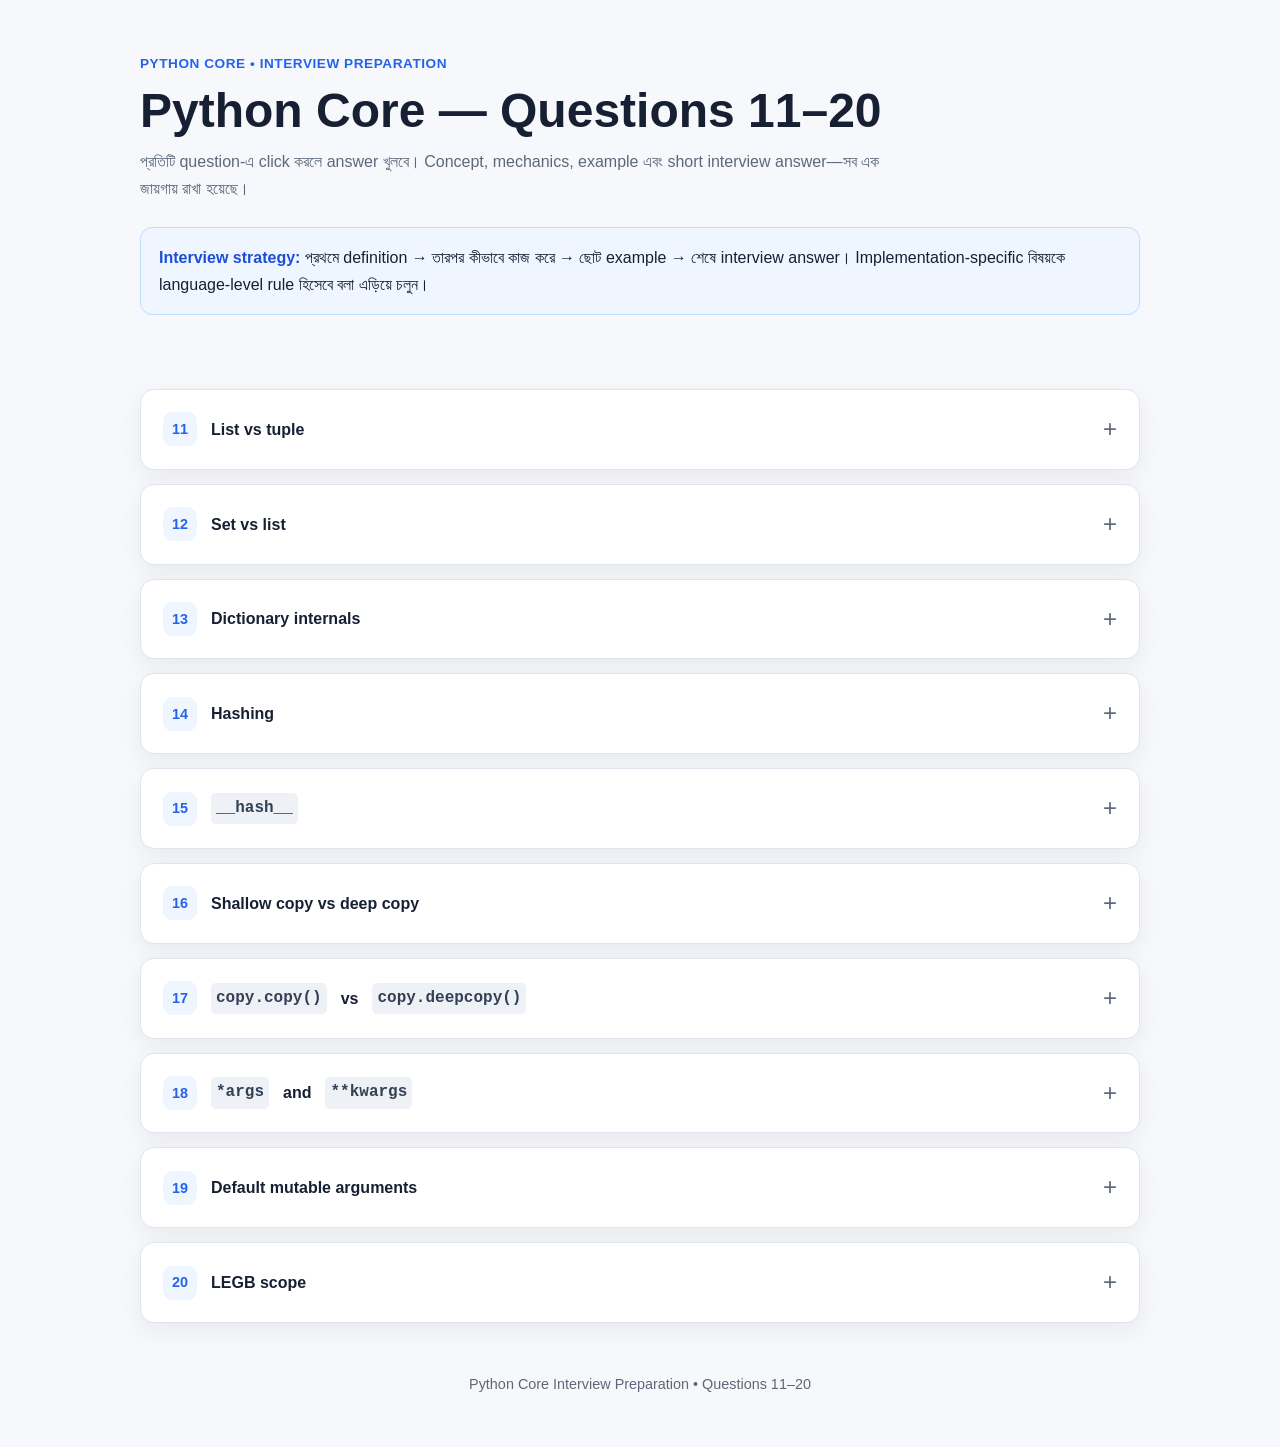
<file: pages/python_core/11_20.html>
<!DOCTYPE html>
<html lang="bn">
<head>
  <meta charset="UTF-8">
  <meta name="viewport" content="width=device-width, initial-scale=1.0">
  <title>Python Core — Interview Questions 11–20</title>
  <meta name="description" content="Python Core interview preparation in Bangla: list vs tuple, sets, dictionaries, hashing, copying, args, kwargs, mutable defaults and LEGB scope.">
  <style>
    :root {
      --bg: #f6f8fb; --card: #fff; --text: #172033; --muted: #5d687a;
      --border: #dfe5ee; --accent: #2563eb; --accent-soft: #eff6ff;
      --code: #111827; --code-text: #e5e7eb;
      --shadow: 0 8px 24px rgba(15,23,42,.06);
    }
    * { box-sizing: border-box; }
    body {
      margin: 0; background: var(--bg); color: var(--text);
      font-family: -apple-system,BlinkMacSystemFont,"Segoe UI","Noto Sans Bengali",
                   "Noto Sans",Arial,sans-serif; line-height: 1.7;
    }
    .container { width: min(100% - 32px,1000px); margin: 0 auto; }
    header { padding: 52px 0 30px; }
    .eyebrow { color: var(--accent); font-weight: 700; letter-spacing: .04em;
      text-transform: uppercase; font-size: .85rem; }
    h1 { margin: 8px 0 10px; font-size: clamp(2rem,5vw,3rem); line-height: 1.15; }
    .intro { color: var(--muted); max-width: 760px; margin: 0; }
    .tips { margin: 24px 0 30px; padding: 16px 18px; background: var(--accent-soft);
      border: 1px solid #bfdbfe; border-radius: 12px; }
    .tips strong { color: #1d4ed8; }
    .question { background: var(--card); border: 1px solid var(--border);
      border-radius: 14px; margin: 14px 0; box-shadow: var(--shadow); overflow: hidden; }
    .question summary { cursor: pointer; list-style: none; padding: 19px 22px;
      font-weight: 700; display: flex; align-items: center; gap: 14px; }
    .question summary::-webkit-details-marker { display: none; }
    .question summary::after { content: "+"; margin-left: auto; font-size: 1.5rem;
      color: var(--muted); font-weight: 400; }
    .question[open] summary::after { content: "−"; }
    .number { min-width: 34px; height: 34px; display: grid; place-items: center;
      border-radius: 9px; background: var(--accent-soft); color: var(--accent); font-size: .9rem; }
    .answer { border-top: 1px solid var(--border); padding: 22px; }
    h2,h3 { line-height: 1.3; margin-top: 0; }
    h3 { font-size: 1.05rem; margin-top: 22px; }
    p { margin: 9px 0; }
    ul { padding-left: 22px; }
    .interview { margin-top: 18px; padding: 15px 17px; background: #f8fafc;
      border-left: 4px solid var(--accent); border-radius: 8px; }
    .interview strong { display: block; margin-bottom: 5px; }
    pre { overflow-x: auto; background: var(--code); color: var(--code-text);
      padding: 15px 17px; border-radius: 10px; margin: 12px 0; }
    code { font-family: "SFMono-Regular",Consolas,"Liberation Mono",monospace; }
    :not(pre)>code { background: #eef2f7; padding: 2px 5px; border-radius: 5px; color: #334155; }
    .note { color: var(--muted); font-size: .95rem; }
    footer { color: var(--muted); text-align: center; padding: 35px 0 50px; font-size: .9rem; }
    @media (max-width:600px) {
      .container { width: min(100% - 20px,1000px); }
      header { padding-top: 32px; }
      .question summary { padding: 16px; }
      .answer { padding: 17px; }
    }
  </style>
</head>
<body>
<header class="container">
  <div class="eyebrow">Python Core • Interview Preparation</div>
  <h1>Python Core — Questions 11–20</h1>
  <p class="intro">
    প্রতিটি question-এ click করলে answer খুলবে। Concept, mechanics, example এবং short
    interview answer—সব এক জায়গায় রাখা হয়েছে।
  </p>
  <div class="tips">
    <strong>Interview strategy:</strong>
    প্রথমে definition → তারপর কীভাবে কাজ করে → ছোট example → শেষে interview answer।
    Implementation-specific বিষয়কে language-level rule হিসেবে বলা এড়িয়ে চলুন।
  </div>
</header>

<main class="container">

<details class="question">
<summary><span class="number">11</span> List vs tuple</summary>
<div class="answer">
<h2>List এবং tuple-এর পার্থক্য কী?</h2>
<p>
  দুটিই ordered sequence এবং index দিয়ে element access করা যায়। প্রধান পার্থক্য হলো
  <strong>list mutable</strong>, আর <strong>tuple immutable</strong>।
</p>
<pre><code># List
items = [10, 20, 30]
items[0] = 100
items.append(40)

# Tuple
point = (10, 20, 30)
# point[0] = 100  # TypeError</code></pre>

<h3>কখন কোনটি?</h3>
<ul>
  <li><strong>List:</strong> collection-এর content পরিবর্তন করতে হলে।</li>
  <li><strong>Tuple:</strong> fixed/immutable sequence represent করতে হলে।</li>
  <li>Tuple-এর element-গুলো hashable হলে tuple-কে dictionary key বা set element হিসেবে ব্যবহার করা যেতে পারে।</li>
</ul>

<p>
  Tuple সাধারণত list-এর তুলনায় “বেশি immutable” ধরনের semantic দেয়, কিন্তু শুধু tuple হওয়াই
  সবসময় faster বা memory-efficient হবে—এমন blanket claim করা উচিত নয়; use case এবং data-এর
  ওপর performance নির্ভর করে।
</p>

<div class="interview">
<strong>Interview Answer</strong>
List এবং tuple দুটিই ordered sequence। List mutable, তাই এর elements পরিবর্তন, add বা remove করা যায়।
Tuple immutable, তাই tuple-এর existing elements পরিবর্তন করা যায় না। Fixed collection-এর জন্য
tuple এবং পরিবর্তনশীল collection-এর জন্য list ব্যবহার করা যায়।
</div>
</div>
</details>

<details class="question">
<summary><span class="number">12</span> Set vs list</summary>
<div class="answer">
<h2>Set এবং list-এর পার্থক্য কী?</h2>
<p>
  <strong>List</strong> ordered sequence এবং duplicate element রাখতে পারে। <strong>Set</strong>
  হলো unique elements-এর collection এবং set-এর elements hashable হতে হয়।
</p>
<pre><code>items = [1, 2, 2, 3, 1]
print(items)       # [1, 2, 2, 3, 1]

numbers = {1, 2, 2, 3, 1}
print(numbers)     # {1, 2, 3}</code></pre>

<h3>মূল পার্থক্য</h3>
<ul>
  <li>List duplicate রাখে; set duplicate রাখে না।</li>
  <li>List indexing/slicing support করে; set indexing বা slicing support করে না।</li>
  <li>Set membership testing-এর জন্য hash-based implementation ব্যবহার করে; average-case lookup সাধারণত O(1)।</li>
  <li>List membership search সাধারণত O(n)।</li>
</ul>

<p class="note">
  “Set unordered” বলা পুরোনো interview shorthand হিসেবে শোনা যায়। গুরুত্বপূর্ণ rule হলো set
  indexing-এর মাধ্যমে positional order access করার জন্য designed নয়; set-এর iteration order-এর
  ওপর application logic নির্ভর করা উচিত নয়। Python-এর <code>dict</code>-এর মতো set-এর insertion-order
  guarantee ধরে নেওয়া উচিত নয়।
</p>

<div class="interview">
<strong>Interview Answer</strong>
List একটি ordered sequence এবং duplicate রাখতে পারে, আর set unique hashable elements রাখে।
List indexing support করে, set করে না। Membership checking-এর জন্য set সাধারণত বেশি efficient,
কারণ এটি hash-based lookup ব্যবহার করে।
</div>
</div>
</details>

<details class="question">
<summary><span class="number">13</span> Dictionary internals</summary>
<div class="answer">
<h2>Python dictionary internally কীভাবে কাজ করে?</h2>
<p>
  Python dictionary হলো <strong>mapping</strong> type। CPython-এ dictionary একটি hash table-based
  data structure। Key থেকে hash value বের করে key/value entry locate করার জন্য hash table ব্যবহার করা হয়।
</p>

<pre><code>key
 ↓
hash(key)
 ↓
hash-table lookup
 ↓
matching key
 ↓
value</code></pre>

<h3>Example</h3>
<pre><code>user = {
    "id": 101,
    "name": "Anik"
}

print(user["name"])</code></pre>

<p>
  <code>"name"</code> key-এর hash ব্যবহার করে dictionary lookup করে। Hash collision হলে implementation
  এমনভাবে collision handle করে যাতে equality check-এর মাধ্যমে correct key নির্ধারণ করা যায়।
</p>

<p>
  Python 3.7+ language specification অনুযায়ী normal <code>dict</code> insertion order preserve করে।
  তবে dictionary-কে শুধু “ordered array” হিসেবে ভাবা ভুল; এটি mapping এবং hash-table-based implementation
  ব্যবহার করে।
</p>

<p class="note">
  Dictionary internals-এর exact memory layout এবং implementation details CPython version অনুযায়ী
  পরিবর্তিত হতে পারে। Interview-এ “hash table based” এবং key hashability/equality—এই core concept-এ
  focus করা নিরাপদ।
</p>

<div class="interview">
<strong>Interview Answer</strong>
Python dict একটি mapping type এবং CPython-এ hash table-based। Dictionary key-এর hash ব্যবহার করে
lookup করে এবং collision হলে equality check-এর মাধ্যমে correct key identify করে। Dictionary
insertion order preserve করে, কিন্তু এর core purpose হলো key থেকে value mapping করা।
</div>
</div>
</details>

<details class="question">
<summary><span class="number">14</span> Hashing</summary>
<div class="answer">
<h2>Hashing কী?</h2>
<p>
  Hashing হলো একটি object থেকে একটি integer hash value তৈরি করার process। Python-এ
  <code>hash(obj)</code> function দিয়ে কোনো hashable object-এর hash value পাওয়া যায়।
</p>

<pre><code>print(hash("python"))
print(hash(100))</code></pre>

<p>
  Hash-based data structures যেমন <code>dict</code> এবং <code>set</code> lookup efficiently করার
  জন্য hash ব্যবহার করে।
</p>

<h3>সব object কি hashable?</h3>
<p>
  না। সাধারণভাবে hashable object-এর hash value তার lifetime-এ পরিবর্তন করা উচিত নয় এবং
  object equality-এর সাথে hash-এর একটি গুরুত্বপূর্ণ contract আছে:
</p>

<pre><code>a == b  →  hash(a) == hash(b)</code></pre>

<p>
  উল্টোটা সত্য নয়: দুইটি object-এর hash একই হলেই তারা equal—এমন নয়। এটাকেই hash collision-এর
  context-এ বোঝা যায়।
</p>

<p>
  Mutable object সাধারণত hashable নয়, যদি mutation-এর কারণে hash/equality পরিবর্তিত হতে পারে।
  List যেমন hashable নয়; immutable এবং appropriate equality semantics থাকা কিছু object যেমন
  <code>str</code> এবং <code>int</code> hashable।
</p>

<div class="interview">
<strong>Interview Answer</strong>
Hashing হলো object থেকে integer hash value তৈরি করা। Dict এবং set-এর মতো hash-based data structure
এই hash ব্যবহার করে lookup efficiently করে। Hashable object-এর ক্ষেত্রে equal objects-এর hash
একই হতে হবে, কিন্তু একই hash মানেই objects equal—এমন নয়।
</div>
</div>
</details>

<details class="question">
<summary><span class="number">15</span> <code>__hash__</code></summary>
<div class="answer">
<h2><code>__hash__</code> কী?</h2>
<p>
  <code>__hash__</code> হলো special method, যা কোনো object-এর hash value নির্ধারণে ব্যবহৃত হয়।
  <code>hash(obj)</code> call করলে Python object-এর hashing protocol ব্যবহার করে।
</p>

<pre><code>class User:
    def __init__(self, user_id):
        self.user_id = user_id

    def __eq__(self, other):
        if not isinstance(other, User):
            return NotImplemented
        return self.user_id == other.user_id

    def __hash__(self):
        return hash(self.user_id)</code></pre>

<p>
  এখানে একই <code>user_id</code> থাকা User objects equality অনুযায়ী equal হবে এবং তাদের hash-ও
  একই হবে।
</p>

<h3>সবচেয়ে গুরুত্বপূর্ণ rule</h3>
<p>
  যদি <code>a == b</code> হয়, তাহলে <code>hash(a) == hash(b)</code> হতে হবে। কিন্তু
  <code>hash(a) == hash(b)</code> হলে <code>a == b</code> হওয়া বাধ্যতামূলক নয়।
</p>

<p>
  কোনো object dictionary key বা set element হিসেবে ব্যবহার করা হলে তার equality-relevant state
  object-এর lifetime-এ পরিবর্তন না হওয়া গুরুত্বপূর্ণ। নইলে object hash table-এ insert করার পর
  lookup behavior problematic হতে পারে।
</p>

<p class="note">
  Python 3-এ কোনো class <code>__eq__</code> define করে কিন্তু appropriate <code>__hash__</code>
  না দেয়, সাধারণত সেই class unhashable হয়ে যায়। এটি mutable/equality semantics নিরাপদ রাখার
  একটি গুরুত্বপূর্ণ behavior।
</p>

<div class="interview">
<strong>Interview Answer</strong>
<code>__hash__</code> special method object-এর hash value define করে। Dict key বা set element হিসেবে
ব্যবহারের জন্য object hashable হতে হয়। Equality অনুযায়ী equal objects-এর hash অবশ্যই equal হতে হবে।
</div>
</div>
</details>

<details class="question">
<summary><span class="number">16</span> Shallow copy vs deep copy</summary>
<div class="answer">
<h2>Shallow copy এবং deep copy কী?</h2>
<p>
  <strong>Shallow copy</strong> নতুন outer/container object তৈরি করে, কিন্তু nested objects-এর
  references copy করে। <strong>Deep copy</strong> recursively nested objects-ও copy করার চেষ্টা করে,
  তাই copied structure সাধারণত original-এর nested mutable objects share করে না।
</p>

<pre><code>original = [[1, 2], [3, 4]]

shallow = original.copy()

shallow[0].append(99)

print(original)  # [[1, 2, 99], [3, 4]]
print(shallow)   # [[1, 2, 99], [3, 4]]</code></pre>

<p>
  এখানে outer list আলাদা হলেও inner list একই object। তাই inner list mutate করলে দুই জায়গাতেই
  পরিবর্তন দেখা যায়।
</p>

<pre><code>import copy

original = [[1, 2], [3, 4]]
deep = copy.deepcopy(original)

deep[0].append(99)

print(original)  # [[1, 2], [3, 4]]
print(deep)      # [[1, 2, 99], [3, 4]]</code></pre>

<p class="note">
  Deep copy মানে “প্রতিটি object সবসময় byte-for-byte নতুন করে তৈরি” নয়। Python-এর
  <code>copy</code> module-এর rules অনুযায়ী objects copy করা হয়; কিছু object-এর copying
  আলাদা behavior দিতে পারে।
</p>

<div class="interview">
<strong>Interview Answer</strong>
Shallow copy নতুন outer object তৈরি করে কিন্তু nested object-এর references share করতে পারে।
Deep copy recursively nested objects copy করে, তাই nested mutable data সাধারণত independent হয়।
</div>
</div>
</details>

<details class="question">
<summary><span class="number">17</span> <code>copy.copy()</code> vs <code>copy.deepcopy()</code></summary>
<div class="answer">
<h2><code>copy.copy()</code> এবং <code>copy.deepcopy()</code>-এর পার্থক্য</h2>
<p>
  দুটিই Python-এর <code>copy</code> module-এর function।
</p>

<pre><code>import copy

a = [[1, 2], [3, 4]]

b = copy.copy(a)       # shallow copy
c = copy.deepcopy(a)   # deep copy</code></pre>

<h3><code>copy.copy()</code></h3>
<p>
  Top-level/outer object-এর shallow copy তৈরি করে। Nested objects-এর references সাধারণত
  original-এর সাথেই shared থাকে।
</p>

<h3><code>copy.deepcopy()</code></h3>
<p>
  Object graph recursively copy করার চেষ্টা করে। একই object graph-এর repeated references
  preserve করার জন্য deep-copy process একটি memoization mechanism ব্যবহার করে, যাতে একই
  original object অপ্রয়োজনে বারবার copy না হয় এবং recursive structures handle করা যায়।
</p>

<pre><code>import copy

original = [[1, 2], [3, 4]]

a = copy.copy(original)
b = copy.deepcopy(original)

print(a is original)       # False
print(a[0] is original[0]) # True

print(b is original)       # False
print(b[0] is original[0]) # False</code></pre>

<div class="interview">
<strong>Interview Answer</strong>
<code>copy.copy()</code> shallow copy করে—outer object নতুন হলেও nested references share হতে পারে।
<code>copy.deepcopy()</code> nested object graph recursively copy করার চেষ্টা করে, তাই nested
mutable objects সাধারণত independent হয়।
</div>
</div>
</details>

<details class="question">
<summary><span class="number">18</span> <code>*args</code> and <code>**kwargs</code></summary>
<div class="answer">
<h2><code>*args</code> এবং <code>**kwargs</code> কী?</h2>
<p>
  Function definition-এ <code>*args</code> অতিরিক্ত positional arguments collect করে tuple হিসেবে,
  আর <code>**kwargs</code> অতিরিক্ত keyword arguments collect করে dictionary হিসেবে।
</p>

<pre><code>def example(*args, **kwargs):
    print(args)
    print(kwargs)

example(10, 20, name="Anik", role="Engineer")

# args   -> (10, 20)
# kwargs -> {"name": "Anik", "role": "Engineer"}</code></pre>

<h3>Unpacking-ও <code>*</code> এবং <code>**</code> দিয়ে করা যায়</h3>
<pre><code>numbers = [10, 20, 30]
data = {"name": "Anik", "role": "Engineer"}

print(*numbers)

def greet(name, role):
    print(name, role)

greet(**data)</code></pre>

<p>
  তাই <code>*</code> এবং <code>**</code>-এর অর্থ context-এর ওপর নির্ভর করে:
  function definition-এ এগুলো arguments collect করতে পারে, আর function call-এ
  iterable/mapping unpack করতে পারে।
</p>

<div class="interview">
<strong>Interview Answer</strong>
<code>*args</code> function-এর extra positional arguments tuple হিসেবে collect করে এবং
<code>**kwargs</code> extra keyword arguments dictionary হিসেবে collect করে। Function call-এর
সময় <code>*</code> iterable unpack এবং <code>**</code> mapping unpack করতেও ব্যবহার করা যায়।
</div>
</div>
</details>

<details class="question">
<summary><span class="number">19</span> Default mutable arguments</summary>
<div class="answer">
<h2>Default mutable argument problem কী?</h2>
<p>
  Python-এ function definition-এর সময় default argument value evaluate করা হয় এবং function
  object-এর সাথে সংরক্ষিত থাকে। তাই default value যদি mutable object হয়, multiple function call
  একই object share করতে পারে।
</p>

<pre><code>def add_item(item, items=[]):
    items.append(item)
    return items

print(add_item("A"))  # ['A']
print(add_item("B"))  # ['A', 'B']
print(add_item("C"))  # ['A', 'B', 'C']</code></pre>

<p>
  এখানে <code>[]</code> প্রতিবার function call-এ নতুন list তৈরি করছে না। একই default list
  successive calls-এ reuse হচ্ছে।
</p>

<h3>Recommended solution</h3>
<pre><code>def add_item(item, items=None):
    if items is None:
        items = []

    items.append(item)
    return items

print(add_item("A"))  # ['A']
print(add_item("B"))  # ['B']</code></pre>

<p>
  <code>None</code> একটি immutable/sentinel-like default value হিসেবে ব্যবহার করে function-এর
  ভিতরে প্রয়োজন অনুযায়ী নতুন list তৈরি করা যায়।
</p>

<p class="note">
  Default argument-এর behavior বোঝার সবচেয়ে গুরুত্বপূর্ণ point হলো: default expressions
  function call-এর সময় নয়, function definition-এর সময় evaluate হয়।
</p>

<div class="interview">
<strong>Interview Answer</strong>
Python function-এর default arguments definition time-এ evaluate হয়। তাই mutable default যেমন
<code>[]</code> ব্যবহার করলে multiple calls একই object share করতে পারে। সাধারণ solution হলো
<code>None</code> default দিয়ে function-এর ভিতরে নতুন mutable object তৈরি করা।
</div>
</div>
</details>

<details class="question">
<summary><span class="number">20</span> LEGB scope</summary>
<div class="answer">
<h2>LEGB rule কী?</h2>
<p>
  Python কোনো name lookup করার সময় সাধারণভাবে <strong>LEGB</strong> order অনুসরণ করে:
</p>

<ul>
  <li><strong>L — Local:</strong> current function-এর local scope</li>
  <li><strong>E — Enclosing:</strong> nested function-এর outer function scope</li>
  <li><strong>G — Global:</strong> current module/global scope</li>
  <li><strong>B — Built-in:</strong> Python-এর built-in names</li>
</ul>

<pre><code>x = "global"

def outer():
    x = "enclosing"

    def inner():
        x = "local"
        print(x)

    inner()

outer()</code></pre>

<p>
  <code>inner()</code>-এর ভিতরে <code>x</code> খোঁজা হলে প্রথমে Local scope-এ পাওয়া যায়,
  তাই output হবে <code>local</code>। Local-এ না থাকলে Enclosing, তারপর Global, তারপর Built-in
  scope-এ lookup হয়।
</p>

<h3><code>global</code> এবং <code>nonlocal</code></h3>
<pre><code>x = 10

def update_global():
    global x
    x = 20

def outer():
    count = 0

    def inner():
        nonlocal count
        count += 1

    inner()
    return count</code></pre>

<p>
  <code>global</code> module-level global name-কে refer/assign করার জন্য এবং
  <code>nonlocal</code> nearest enclosing function scope-এর existing name-কে refer/assign
  করার জন্য ব্যবহৃত হয়।
</p>

<div class="interview">
<strong>Interview Answer</strong>
LEGB হলো Python name lookup rule: Local → Enclosing → Global → Built-in। Python এই order-এ
name খোঁজে। <code>nonlocal</code> enclosing function-এর variable modify করতে এবং
<code>global</code> module-level global variable-এর সাথে কাজ করতে ব্যবহার করা হয়।
</div>
</div>
</details>

</main>

<footer class="container">
  Python Core Interview Preparation • Questions 11–20
</footer>
</body>
</html>
</file>
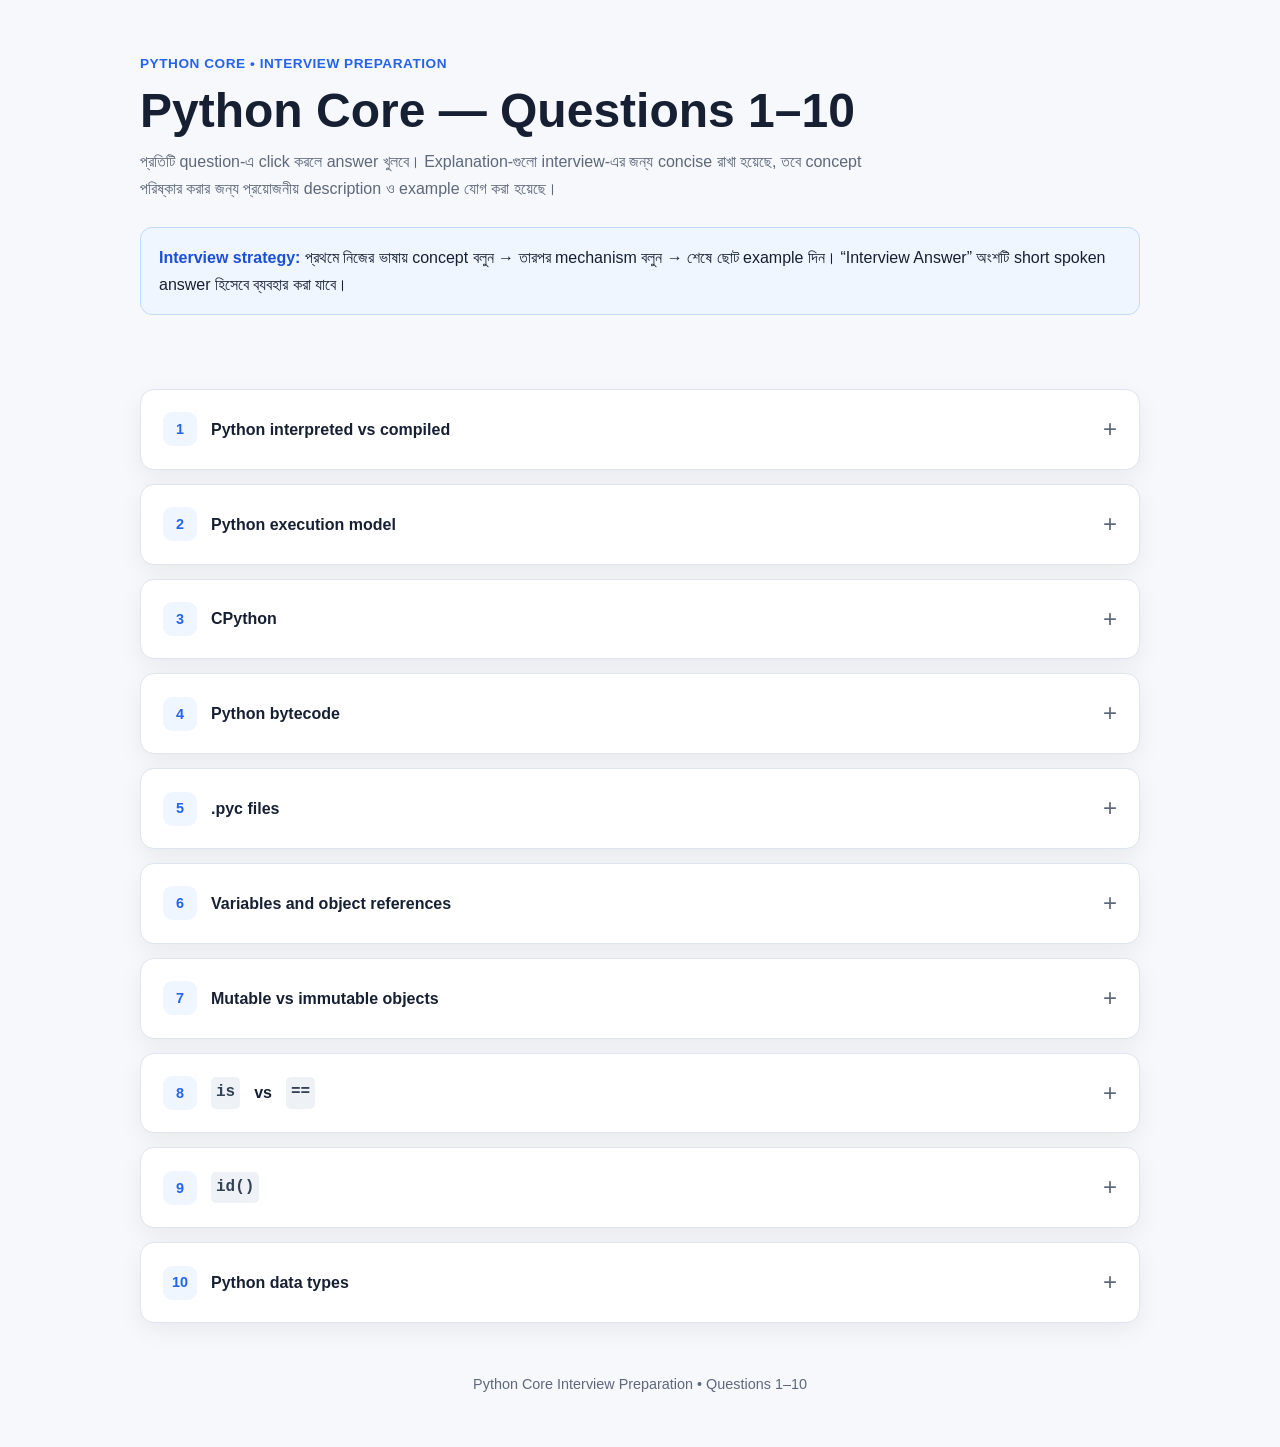
<file: pages/python_core/1_10.html>
<!DOCTYPE html>
<html lang="bn">
<head>
  <meta charset="UTF-8">
  <meta name="viewport" content="width=device-width, initial-scale=1.0">
  <title>Python Core — Interview Questions 1–10</title>
  <meta name="description" content="Python Core interview preparation in Bangla: execution model, CPython, bytecode, references, mutability, identity, equality and data types.">
  <style>
    :root {
      --bg: #f6f8fb;
      --card: #ffffff;
      --text: #172033;
      --muted: #5d687a;
      --border: #dfe5ee;
      --accent: #2563eb;
      --accent-soft: #eff6ff;
      --code: #111827;
      --code-text: #e5e7eb;
      --shadow: 0 8px 24px rgba(15, 23, 42, .06);
    }

    * { box-sizing: border-box; }

    body {
      margin: 0;
      font-family: -apple-system, BlinkMacSystemFont, "Segoe UI", "Noto Sans Bengali",
                   "Noto Sans", Arial, sans-serif;
      background: var(--bg);
      color: var(--text);
      line-height: 1.7;
    }

    .container {
      width: min(100% - 32px, 1000px);
      margin: 0 auto;
    }

    header {
      padding: 52px 0 30px;
    }

    .eyebrow {
      color: var(--accent);
      font-weight: 700;
      letter-spacing: .04em;
      text-transform: uppercase;
      font-size: .85rem;
    }

    h1 {
      margin: 8px 0 10px;
      font-size: clamp(2rem, 5vw, 3rem);
      line-height: 1.15;
    }

    .intro {
      color: var(--muted);
      max-width: 760px;
      margin: 0;
    }

    .tips {
      margin: 24px 0 30px;
      padding: 16px 18px;
      background: var(--accent-soft);
      border: 1px solid #bfdbfe;
      border-radius: 12px;
    }

    .tips strong { color: #1d4ed8; }

    .question {
      background: var(--card);
      border: 1px solid var(--border);
      border-radius: 14px;
      margin: 14px 0;
      box-shadow: var(--shadow);
      overflow: hidden;
    }

    .question summary {
      cursor: pointer;
      list-style: none;
      padding: 19px 22px;
      font-weight: 700;
      display: flex;
      align-items: center;
      gap: 14px;
    }

    .question summary::-webkit-details-marker { display: none; }

    .question summary::after {
      content: "+";
      margin-left: auto;
      font-size: 1.5rem;
      color: var(--muted);
      font-weight: 400;
    }

    .question[open] summary::after { content: "−"; }

    .number {
      min-width: 34px;
      height: 34px;
      display: grid;
      place-items: center;
      border-radius: 9px;
      background: var(--accent-soft);
      color: var(--accent);
      font-size: .9rem;
    }

    .answer {
      border-top: 1px solid var(--border);
      padding: 22px;
    }

    h2, h3 {
      line-height: 1.3;
      margin-top: 0;
    }

    h3 {
      font-size: 1.05rem;
      margin-top: 22px;
    }

    p { margin: 9px 0; }

    ul {
      padding-left: 22px;
    }

    .interview {
      margin-top: 18px;
      padding: 15px 17px;
      background: #f8fafc;
      border-left: 4px solid var(--accent);
      border-radius: 8px;
    }

    .interview strong {
      display: block;
      margin-bottom: 5px;
    }

    pre {
      overflow-x: auto;
      background: var(--code);
      color: var(--code-text);
      padding: 15px 17px;
      border-radius: 10px;
      margin: 12px 0;
    }

    code {
      font-family: "SFMono-Regular", Consolas, "Liberation Mono", monospace;
    }

    :not(pre) > code {
      background: #eef2f7;
      padding: 2px 5px;
      border-radius: 5px;
      color: #334155;
    }

    .note {
      color: var(--muted);
      font-size: .95rem;
    }

    footer {
      color: var(--muted);
      text-align: center;
      padding: 35px 0 50px;
      font-size: .9rem;
    }

    @media (max-width: 600px) {
      .container { width: min(100% - 20px, 1000px); }
      header { padding-top: 32px; }
      .question summary { padding: 16px; }
      .answer { padding: 17px; }
    }
  </style>
</head>
<body>
  <header class="container">
    <div class="eyebrow">Python Core • Interview Preparation</div>
    <h1>Python Core — Questions 1–10</h1>
    <p class="intro">
      প্রতিটি question-এ click করলে answer খুলবে। Explanation-গুলো interview-এর জন্য
      concise রাখা হয়েছে, তবে concept পরিষ্কার করার জন্য প্রয়োজনীয় description ও example যোগ করা হয়েছে।
    </p>

    <div class="tips">
      <strong>Interview strategy:</strong>
      প্রথমে নিজের ভাষায় concept বলুন → তারপর mechanism বলুন → শেষে ছোট example দিন।
      “Interview Answer” অংশটি short spoken answer হিসেবে ব্যবহার করা যাবে।
    </div>
  </header>

  <main class="container">

    <details class="question">
      <summary><span class="number">1</span> Python interpreted vs compiled</summary>
      <div class="answer">
        <h2>Python interpreted নাকি compiled?</h2>
        <p>
          Python-কে শুধু “interpreted language” বলা technically incomplete। Python source code
          সাধারণত প্রথমে <strong>bytecode</strong>-এ compile হয়, তারপর Python runtime
          সেই bytecode execute করে।
        </p>

        <h3>Flow</h3>
        <pre><code>.py source code
      ↓
Python compiler
      ↓
bytecode
      ↓
Python Virtual Machine (PVM)
      ↓
execution</code></pre>

        <p>
          CPython-এর ক্ষেত্রে source code থেকে bytecode তৈরি করার compilation step আছে।
          এরপর CPython-এর virtual machine bytecode execute করে। তাই “Python is interpreted”
          কথাটি সাধারণত runtime execution-এর nature বোঝাতে ব্যবহৃত হয়; এটি Python-এর পুরো
          execution process-এর সম্পূর্ণ description নয়।
        </p>

        <div class="interview">
          <strong>Interview Answer</strong>
          Python-কে সাধারণভাবে interpreted language বলা হয়, কিন্তু CPython-এ source code
          প্রথমে bytecode-এ compile হয় এবং পরে Python Virtual Machine সেই bytecode execute করে।
          তাই Python-এর execution model-এ compilation এবং interpretation/execution—দুইটি ধাপ আছে।
        </div>
      </div>
    </details>

    <details class="question">
      <summary><span class="number">2</span> Python execution model</summary>
      <div class="answer">
        <h2>Python execution model কী?</h2>
        <p>
          Python execution model বলতে source code কীভাবে runtime-এ execute হয় সেই process বোঝায়।
          CPython ধরে সহজ flow:
        </p>

        <pre><code>Python source (.py)
        ↓
Parsing / compilation
        ↓
Code object containing bytecode
        ↓
CPython runtime / bytecode evaluation
        ↓
Result</code></pre>

        <p>
          Python source থেকে code object তৈরি হয়। Code object-এর মধ্যে bytecode থাকে এবং
          CPython runtime সেটি execute করে। Imports-এর ক্ষেত্রে compiled bytecode cache
          করা হতে পারে, সাধারণত <code>__pycache__</code>-এর মধ্যে।
        </p>

        <p class="note">
          গুরুত্বপূর্ণ: এই flow CPython-এর জন্য বলা হচ্ছে। “Python language” এবং
          “CPython implementation” এক জিনিস নয়; Python-এর অন্য implementation থাকতে পারে।
        </p>

        <div class="interview">
          <strong>Interview Answer</strong>
          CPython-এ Python source code compile হয়ে code object এবং bytecode তৈরি করে।
          তারপর CPython runtime সেই bytecode execute করে এবং program-এর result তৈরি করে।
        </div>
      </div>
    </details>

    <details class="question">
      <summary><span class="number">3</span> CPython</summary>
      <div class="answer">
        <h2>CPython কী?</h2>
        <p>
          <strong>CPython হলো Python programming language-এর একটি implementation</strong>,
          এবং এটি সবচেয়ে প্রচলিত implementation। CPython মূলত C দিয়ে implement করা।
        </p>

        <p>
          যখন Python install করা হয় এবং <code>python</code> command ব্যবহার করা হয়, সাধারণত
          CPython interpreter-ই ব্যবহার করা হচ্ছে—যদি অন্য implementation আলাদাভাবে install
          না করা হয়ে থাকে।
        </p>

        <h3>CPython কী করে?</h3>
        <ul>
          <li>Python source code parse ও compile করে code object/bytecode তৈরি করে।</li>
          <li>Python bytecode execute করে।</li>
          <li>Python objects, memory management এবং runtime-এর অনেক core behavior পরিচালনা করে।</li>
        </ul>

        <p>
          CPython-এর reference counting এবং cyclic garbage collector-এর মাধ্যমে memory
          management হয়। Python language-এর সব implementation একই internal mechanism ব্যবহার
          করবে—এমন ধরে নেওয়া ঠিক নয়।
        </p>

        <div class="interview">
          <strong>Interview Answer</strong>
          CPython হলো Python-এর একটি implementation, যা C দিয়ে লেখা এবং সবচেয়ে বেশি ব্যবহৃত।
          এটি Python source code-কে bytecode-এ compile করে এবং runtime-এ সেই bytecode execute করে।
        </div>
      </div>
    </details>

    <details class="question">
      <summary><span class="number">4</span> Python bytecode</summary>
      <div class="answer">
        <h2>Python bytecode কী?</h2>
        <p>
          Bytecode হলো Python source code-এর একটি <strong>intermediate representation</strong>,
          যা Python virtual machine/runtime execute করতে পারে।
        </p>

        <pre><code>def add(a, b):
    return a + b</code></pre>

        <p>
          এই function compile হওয়ার পর CPython-এর code object-এর মধ্যে bytecode instructions
          থাকে। এগুলো CPU-এর native machine instructions-এর সমান নয়। CPython runtime এগুলো
          execute করে।
        </p>

        <h3>Bytecode দেখা</h3>
        <pre><code>import dis

def add(a, b):
    return a + b

dis.dis(add)</code></pre>

        <p class="note">
          Python version অনুযায়ী bytecode instruction-এর নাম ও structure পরিবর্তিত হতে পারে।
          তাই একটি নির্দিষ্ট instruction list সব Python version-এর জন্য একই ধরে নেওয়া ঠিক নয়।
        </p>

        <div class="interview">
          <strong>Interview Answer</strong>
          Python bytecode হলো source code থেকে তৈরি intermediate instructions, যা CPython
          runtime execute করে। এটি CPU-এর native machine code নয় এবং Python version অনুযায়ী
          bytecode instructions পরিবর্তিত হতে পারে।
        </div>
      </div>
    </details>

    <details class="question">
      <summary><span class="number">5</span> .pyc files</summary>
      <div class="answer">
        <h2><code>.pyc</code> file কী?</h2>
        <p>
          <code>.pyc</code> হলো Python source module-এর compiled bytecode cache file।
          CPython সাধারণত imported modules-এর bytecode <code>__pycache__</code> directory-তে
          cache করতে পারে।
        </p>

        <pre><code>project/
├── app.py
└── __pycache__/
    └── app.cpython-XXX.pyc</code></pre>

        <p>
          এর উদ্দেশ্য হলো একই source module আবার import করার সময় bytecode compilation-এর
          প্রয়োজন হলে তা কমানো। তবে <code>.pyc</code> থাকলেই Python source compile করা
          সম্পূর্ণভাবে এড়িয়ে যাবে—এমন নয়; CPython cache validity যাচাই করে।
        </p>

        <p class="note">
          <code>.pyc</code> সাধারণত source code-এর replacement নয়। Source code পরিবর্তন হলে
          cached bytecode invalid হতে পারে এবং নতুন bytecode তৈরি হতে পারে।
        </p>

        <div class="interview">
          <strong>Interview Answer</strong>
          <code>.pyc</code> হলো compiled bytecode-এর cache file। CPython সাধারণত
          <code>__pycache__</code>-এ এটি রাখে, যাতে compatible cached bytecode reuse করা যায়
          এবং import-এর সময় অপ্রয়োজনীয় recompilation কমে।
        </div>
      </div>
    </details>

    <details class="question">
      <summary><span class="number">6</span> Variables and object references</summary>
      <div class="answer">
        <h2>Python variable কীভাবে কাজ করে?</h2>
        <p>
          Python-এ variable-কে সাধারণভাবে object-এর <strong>name/reference</strong> হিসেবে
          ভাবা সবচেয়ে accurate। Variable নিজে আলাদা box-এর মধ্যে value store করে—এভাবে
          Python-কে বোঝা ঠিক নয়।
        </p>

        <pre><code>x = [10, 20]
y = x

y.append(30)

print(x)  # [10, 20, 30]
print(y)  # [10, 20, 30]</code></pre>

        <p>
          এখানে <code>x</code> এবং <code>y</code> একই list object-কে reference করছে।
          তাই <code>y.append(30)</code> করলে একই object পরিবর্তিত হওয়ায় <code>x</code>-এর
          মাধ্যমে দেখলেও পরিবর্তন দেখা যায়।
        </p>

        <h3>Assignment-এর অর্থ</h3>
        <pre><code>a = 10
b = a

b = 20</code></pre>

        <p>
          এখানে <code>b = 20</code> করার সময় <code>b</code> নতুন integer object-এর দিকে
          reference করে। <code>a</code> আগের object-এর reference হিসেবেই থাকে।
        </p>

        <div class="interview">
          <strong>Interview Answer</strong>
          Python variable মূলত একটি name/reference, যা একটি object-এর দিকে নির্দেশ করে।
          Assignment সাধারণত object copy করে না; name-কে object-এর সাথে bind করে।
          তাই একই mutable object-এর একাধিক reference থাকলে mutation সব reference থেকে দেখা যায়।
        </div>
      </div>
    </details>

    <details class="question">
      <summary><span class="number">7</span> Mutable vs immutable objects</summary>
      <div class="answer">
        <h2>Mutable vs Immutable কী?</h2>
        <p>
          <strong>Mutable object</strong> তৈরি হওয়ার পরে তার content/state পরিবর্তন করা যায়।
          <strong>Immutable object</strong>-এর existing object-এর value/state পরিবর্তন করা যায় না;
          পরিবর্তনের মতো operation করলে সাধারণত নতুন object তৈরি হয়।
        </p>

        <h3>Common examples</h3>
        <ul>
          <li>Mutable: <code>list</code>, <code>dict</code>, <code>set</code></li>
          <li>Immutable: <code>int</code>, <code>float</code>, <code>bool</code>, <code>str</code>, <code>tuple</code>, <code>frozenset</code></li>
        </ul>

        <pre><code># Mutable
items = [1, 2]
items.append(3)

# Immutable
name = "Anik"
name = name + " Rob"</code></pre>

        <p>
          দ্বিতীয় উদাহরণে পুরোনো string object-এর content পরিবর্তন হয়নি। নতুন string value
          তৈরি হয়েছে এবং <code>name</code> নতুন object-এর দিকে bind হয়েছে।
        </p>

        <p class="note">
          “Immutable variable” বলা ঠিক নয়; mutability একটি object-এর property।
          একইভাবে <code>tuple</code> immutable হলেও tuple-এর ভিতরে mutable object থাকলে
          সেই nested object পরিবর্তিত হতে পারে।
        </p>

        <div class="interview">
          <strong>Interview Answer</strong>
          Mutable object-এর state পরিবর্তন করা যায়, যেমন list বা dict। Immutable object-এর
          existing state পরিবর্তন করা যায় না, যেমন int বা str। Immutable object-এর
          পরিবর্তনের মতো operation করলে সাধারণত নতুন object তৈরি হয়।
        </div>
      </div>
    </details>

    <details class="question">
      <summary><span class="number">8</span> <code>is</code> vs <code>==</code></summary>
      <div class="answer">
        <h2><code>is</code> এবং <code>==</code>-এর পার্থক্য</h2>
        <p>
          <code>==</code> দুই object-এর <strong>value/equality</strong> compare করে।
          <code>is</code> দুই reference একই <strong>object</strong>-কে refer করছে কি না
          তা check করে।
        </p>

        <pre><code>a = [1, 2, 3]
b = [1, 2, 3]

print(a == b)  # True
print(a is b)  # False</code></pre>

        <p>
          দুই list-এর content একই, তাই <code>==</code> True। কিন্তু দুইটি আলাদা list object,
          তাই <code>is</code> False।
        </p>

        <h3><code>is</code> কোথায় ব্যবহার করবেন?</h3>
        <pre><code>value = None

if value is None:
    print("No value")</code></pre>

        <p>
          <code>None</code> check করার জন্য <code>is None</code> ব্যবহার করা standard
          practice। সাধারণ value comparison-এর জন্য <code>==</code> ব্যবহার করা উচিত।
        </p>

        <div class="interview">
          <strong>Interview Answer</strong>
          <code>==</code> equality বা value comparison করে, আর <code>is</code> object identity
          comparison করে—অর্থাৎ দুই reference একই object-কে refer করছে কি না। তাই
          <code>None</code> check করতে সাধারণত <code>is None</code> ব্যবহার করি।
        </div>
      </div>
    </details>

    <details class="question">
      <summary><span class="number">9</span> <code>id()</code></summary>
      <div class="answer">
        <h2><code>id()</code> কী?</h2>
        <p>
          <code>id(obj)</code> একটি object-এর identity-এর জন্য একটি integer return করে।
          Object যতক্ষণ জীবিত থাকে, সেই object-এর identity unique থাকে।
        </p>

        <pre><code>a = []
b = a

print(id(a) == id(b))  # True</code></pre>

        <p>
          এখানে <code>a</code> এবং <code>b</code> একই object-কে reference করছে, তাই তাদের
          <code>id()</code> একই।
        </p>

        <p>
          CPython-এ <code>id()</code> সাধারণত object-এর memory address-এর সাথে সম্পর্কিত
          implementation detail হিসেবে দেখা যায়। কিন্তু Python language level-এ
          <code>id()</code>-কে সরাসরি “memory address” বলা উচিত নয়, কারণ অন্য Python
          implementations একইভাবে implement করতেই হবে এমন নয়।
        </p>

        <div class="interview">
          <strong>Interview Answer</strong>
          <code>id()</code> একটি object-এর identity-এর জন্য integer দেয়। একই সময়ে জীবিত
          থাকা দুইটি আলাদা object-এর identity আলাদা হবে। CPython-এ এটি সাধারণত memory
          address-এর সাথে সম্পর্কিত হলেও Python-এর general rule হিসেবে একে memory address
          বলা ঠিক নয়।
        </div>
      </div>
    </details>

    <details class="question">
      <summary><span class="number">10</span> Python data types</summary>
      <div class="answer">
        <h2>Python-এর প্রধান data types কী?</h2>
        <p>
          Python dynamically typed language। একটি variable-এর আলাদা করে type declaration
          লিখতে হয় না; object-এর type runtime-এ নির্ধারিত হয়।
        </p>

        <h3>Common built-in types</h3>
        <ul>
          <li><strong>Numeric:</strong> <code>int</code>, <code>float</code>, <code>complex</code></li>
          <li><strong>Boolean:</strong> <code>bool</code></li>
          <li><strong>Text:</strong> <code>str</code></li>
          <li><strong>Sequence:</strong> <code>list</code>, <code>tuple</code>, <code>range</code></li>
          <li><strong>Mapping:</strong> <code>dict</code></li>
          <li><strong>Set types:</strong> <code>set</code>, <code>frozenset</code></li>
          <li><strong>Binary:</strong> <code>bytes</code>, <code>bytearray</code>, <code>memoryview</code></li>
          <li><strong>Null value:</strong> <code>NoneType</code> (যার একমাত্র সাধারণ value হলো <code>None</code>)</li>
        </ul>

        <pre><code>age = 25                  # int
price = 99.5              # float
name = "Anik"              # str
skills = ["Python", "SQL"] # list
point = (10, 20)           # tuple
user = {"id": 1}           # dict
tags = {"python", "api"}   # set
active = True              # bool
value = None               # NoneType</code></pre>

        <p>
          Python-এ সবকিছুই object হিসেবে model করা হয়। <code>type()</code> দিয়ে কোনো
          object-এর type দেখা যায়:
        </p>

        <pre><code>print(type(25))       # &lt;class 'int'&gt;
print(type("hello"))  # &lt;class 'str'&gt;
print(type(None))     # &lt;class 'NoneType'&gt;</code></pre>

        <div class="interview">
          <strong>Interview Answer</strong>
          Python dynamically typed এবং এর common built-in types-এর মধ্যে int, float,
          complex, bool, str, list, tuple, range, dict, set, frozenset, bytes,
          bytearray, memoryview এবং NoneType আছে। Variable-এর type আলাদা করে declare
          করতে হয় না; runtime-এ object-এর type নির্ধারিত থাকে।
        </div>
      </div>
    </details>

  </main>

  <footer class="container">
    Python Core Interview Preparation • Questions 1–10
  </footer>
</body>
</html>
</file>
<file: style.css>
* {
    margin: 0;
    padding: 0;
    box-sizing: border-box;
}

body {
    font-family: 'Segoe UI', Tahoma, Geneva, Verdana, sans-serif;
    background: linear-gradient(135deg, #667eea 0%, #764ba2 100%);
    min-height: 100vh;
    padding: 20px;
}

.container {
    max-width: 1200px;
    margin: 0 auto;
}

/* Header Styling */
header {
    text-align: center;
    color: white;
    margin-bottom: 50px;
    padding: 40px 20px;
}

header h1 {
    font-size: 3em;
    margin-bottom: 10px;
    text-shadow: 2px 2px 4px rgba(0,0,0,0.3);
}

.subtitle {
    font-size: 1.2em;
    opacity: 0.9;
}

/* Course Section */
.course-section {
    margin-bottom: 50px;
}

.course-section h2 {
    color: white;
    font-size: 2.5em;
    margin-bottom: 30px;
    text-align: center;
}

/* Card Container */
.card-container {
    display: grid;
    grid-template-columns: repeat(auto-fit, minmax(300px, 1fr));
    gap: 25px;
    padding: 20px;
}

/* Card Styling */
.card {
    text-decoration: none;
    color: inherit;
    background: white;
    border-radius: 12px;
    padding: 30px;
    box-shadow: 0 8px 16px rgba(0,0,0,0.1);
    transition: all 0.3s ease;
    cursor: pointer;
    display: flex;
    align-items: center;
    justify-content: center;
    min-height: 200px;
}

.card:hover {
    transform: translateY(-10px);
    box-shadow: 0 16px 32px rgba(0,0,0,0.2);
    background: linear-gradient(135deg, #667eea 0%, #764ba2 100%);
    color: white;
}

.card-content {
    text-align: center;
}

.card-content h3 {
    font-size: 1.5em;
    margin-bottom: 10px;
}

.card-content p {
    font-size: 1em;
    opacity: 0.7;
}

.card:hover .card-content p {
    opacity: 1;
}

/* Footer */
footer {
    text-align: center;
    color: white;
    padding: 30px;
    margin-top: 50px;
    opacity: 0.8;
}

/* Responsive Design */
@media (max-width: 768px) {
    header h1 {
        font-size: 2em;
    }

    .course-section h2 {
        font-size: 1.8em;
    }

    .card-container {
        grid-template-columns: 1fr;
        gap: 15px;
    }
}
</file>
